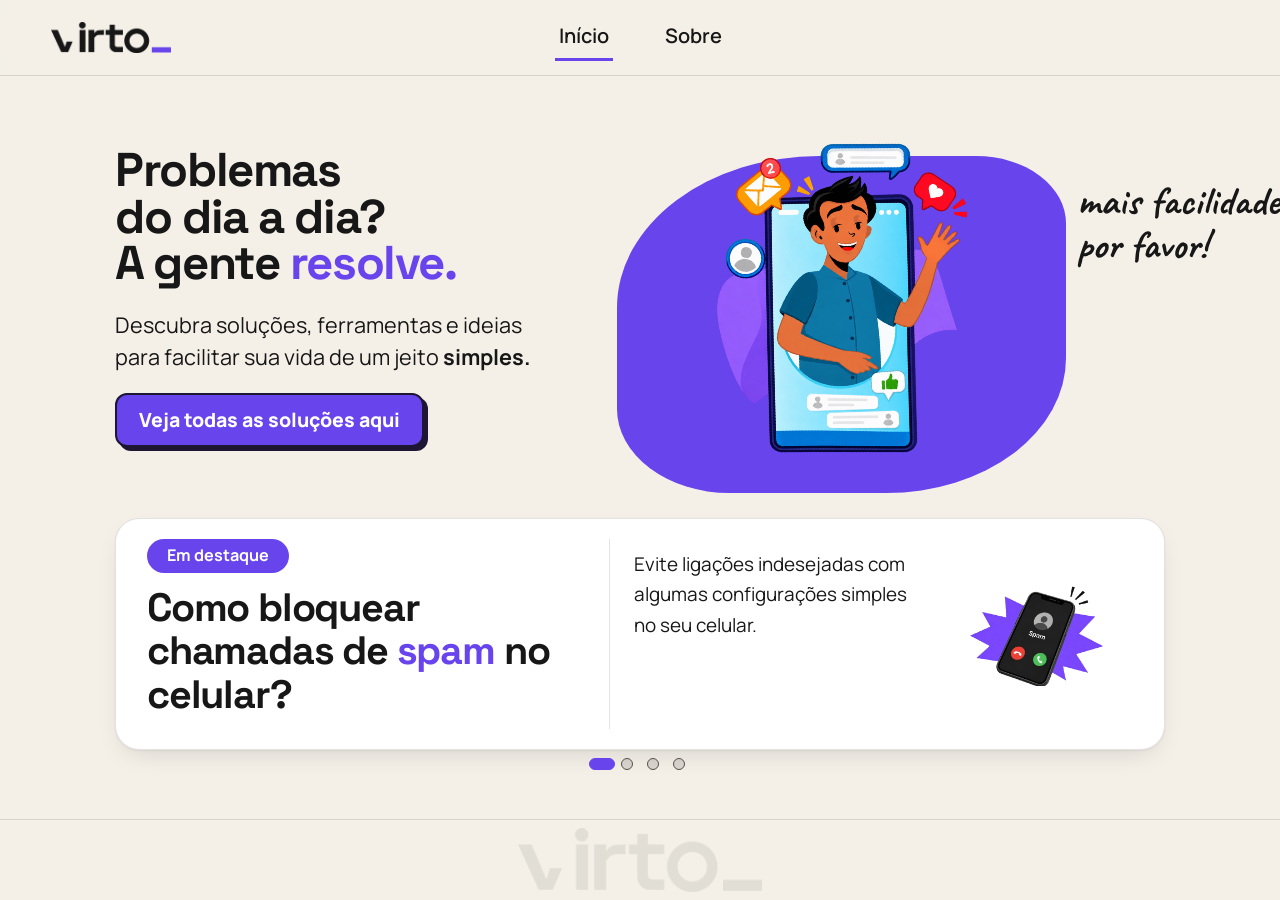
<file: Virto-e79b8183927378ea349231a5756c42de19c6c0fa/index.html>
<!DOCTYPE html>
<html lang="pt-BR">

<head>
  <meta charset="UTF-8">
  <meta name="viewport" content="width=device-width, initial-scale=1">
  <meta name="description" content="Soluções, ferramentas e ideias para facilitar o seu dia a dia de um jeito simples.">
  <title>Virto — Soluções para o dia a dia</title>
  <link rel="preconnect" href="https://fonts.googleapis.com">
  <link rel="preconnect" href="https://fonts.gstatic.com" crossorigin>
  <link
    href="https://fonts.googleapis.com/css2?family=Caveat:wght@600&family=Manrope:wght@400;500;600;700;800&family=Space+Grotesk:wght@500;700&display=swap"
    rel="stylesheet">
  <link rel="stylesheet" href="basestyle.css">
  <link rel="stylesheet" href="style.css">
  <link rel="stylesheet" href="lanterna.css">
  <link rel="icon" href="imagens/icon.png" type="image/png">
</head>
<body>

  <header class="topo">
    <a class="logo-link" href="index.html" aria-label="Virto — Início"><img class="logo" src="imagens/logo-virto.png"
        alt="Virto"></a>
    <nav aria-label="Navegação principal">
      <a href="index.html" class="ativo" aria-current="page">Início</a>
      <a href="sobre.html">Sobre</a>
    </nav>
  </header>

  <main>
    <section class="hero" id="inicio">
      <div class="hero-texto">
        <h1>Problemas<br>do dia a dia?<br>A gente <em>resolve.</em></h1>
        <p>Descubra soluções, ferramentas e ideias<br>para facilitar sua vida de um jeito <strong>simples.</strong></p>

        <!-- Botão substituindo o antigo input de busca -->
        <a href="solucoes.html" class="botao-todas-solucoes">
          <span>Veja todas as soluções aqui</span>
          
        </a>
      </div>

      <div class="hero-arte">
        <div class="mancha"></div>
        <img class="computador" src="imagens/imagem inicial.png" alt="Jovem acenando em uma tela de celular">
        <p class="nota">mais facilidade<br>por favor!</p>
      </div>
    </section>

    <section class="destaque-area" id="explorar" aria-label="Soluções em destaque">
      <div class="carrossel" role="group" aria-roledescription="carrossel">
        <a class="destaque slide ativo" href="spam.html">
          <div class="destaque-texto">
            <span class="etiqueta">Em destaque</span>
            <h2>Como bloquear chamadas de <em>spam</em> no celular?</h2>
          </div>
          <p class="destaque-desc">Evite ligações indesejadas com algumas configurações simples no seu celular.</p>
          <img class="celular" src="imagens/virtus-spam-call-removebg-preview.png" alt="Celular recebendo uma chamada de spam">
        </a>
        <a class="destaque slide" href="ioregulator.html">
          <div class="destaque-texto">
            <span class="etiqueta">Em destaque</span>
            <h2>Como organizar as <em>saídas</em> e retornos dos alunos?</h2>
          </div>
          <p class="destaque-desc">Conheça o I/O Regulator, protótipo para reduzir interrupções e manter o foco na aula.</p>
          <img class="celular" src="imagens/io-regulator-conceito.jpg" alt="Conceito do dispositivo I/O Regulator">
        </a>
        <a class="destaque slide" href="geminilm.html">
          <div class="destaque-texto">
            <span class="etiqueta">Em destaque</span>
            <h2>Como organizar os <em>estudos</em> com IA, de graça?</h2>
          </div>
          <p class="destaque-desc">Junte seu material, peça um plano e estude com foco usando só ferramentas gratuitas.</p>
          <img class="celular" src="imagens/icon-geminilm.webp" alt="GEMINILM, estudos organizados">
        </a>
        <a class="destaque slide" href="Memoriar_/login.html">
          <div class="destaque-texto">
            <span class="etiqueta">Em destaque</span>
            <h2>Como organizar a gestão de uma <em>funerária</em>?</h2>
          </div>
          <p class="destaque-desc">Conheça o Memoriar, sistema onde as memórias são vivas.</p>
          <img class="celular" src="Memoriar_/Imagens/logo.png" alt="Logotipo do Memoriar">
        </a>
      </div>
      <div class="carrossel-bolinhas" role="group" aria-label="Escolher destaque">
        <button type="button" class="bolinha ativa" aria-label="Mostrar: Bloquear chamadas de spam" aria-current="true"></button>
        <button type="button" class="bolinha" aria-label="Mostrar: Organizar saídas e retornos dos alunos" aria-current="false"></button>
        <button type="button" class="bolinha" aria-label="Mostrar: Organizar os estudos com IA" aria-current="false"></button>
        <button type="button" class="bolinha" aria-label="Mostrar: Gestão de uma funerária" aria-current="false"></button>
      </div>
    </section>
  </main>

  <footer class="rodape rodape-lanterna">
    <p class="so-leitor">Feito para transformar pequenas dificuldades em grandes facilidades.</p>
    <div class="logo-lanterna" data-fontes="imagens/logo-virto.png">
      <img src="imagens/logo-virto.png" alt="Virto" class="logo-escura">
      <div class="luz" aria-hidden="true">
        <img src="imagens/logo-virto.png" alt="" class="logo-clara">
      </div>
    </div>
  </footer>

  <script src="carrossel.js"></script>
  <script src="lanterna.js"></script>
</body>

</html>
</file>
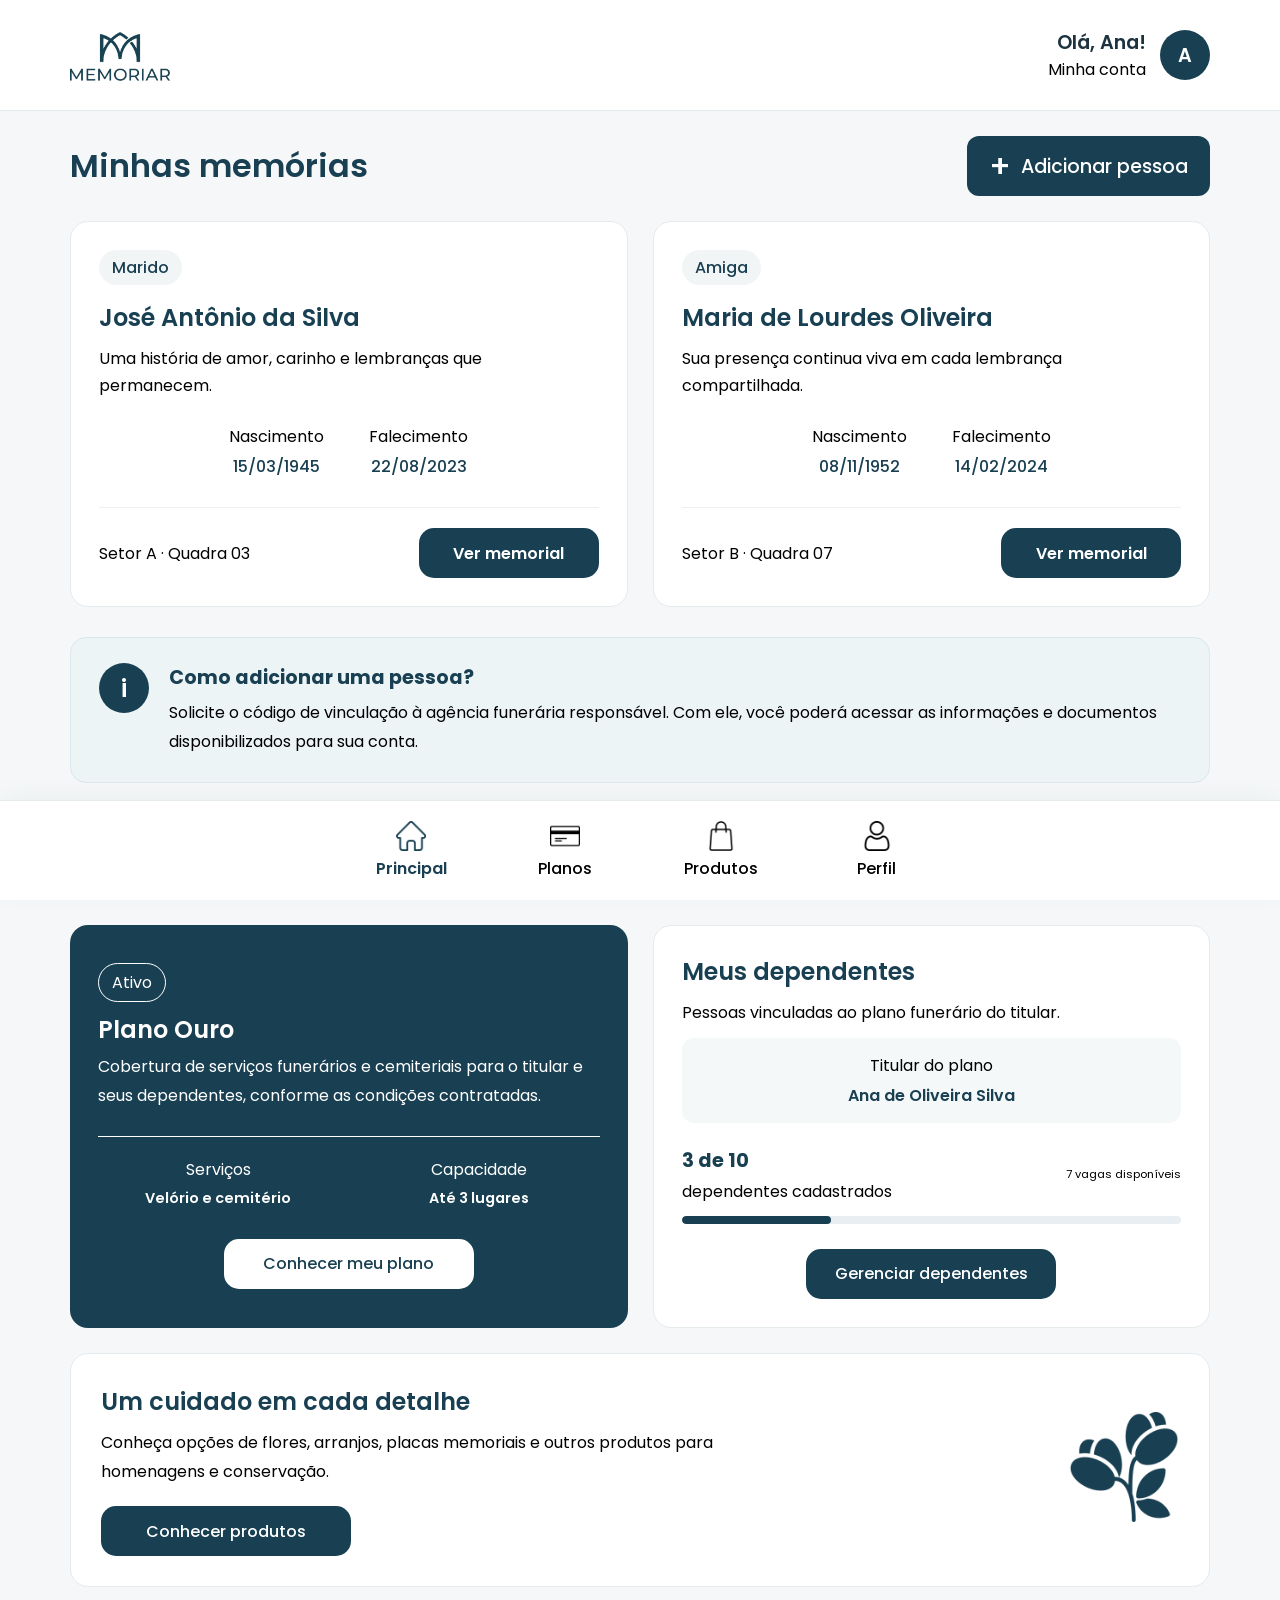
<file: Virto-e79b8183927378ea349231a5756c42de19c6c0fa/Memoriar_/index.html>
<!DOCTYPE html>
<html lang="pt-BR">
<head>
  <meta charset="UTF-8">
  <meta name="viewport" content="width=device-width, initial-scale=1.0">
  <title>Memoriar | Início</title>
  <link rel="preconnect" href="https://fonts.googleapis.com">
  <link rel="preconnect" href="https://fonts.gstatic.com" crossorigin>
  <link href="https://fonts.googleapis.com/css2?family=Poppins:wght@300;400;500;600;700&display=swap" rel="stylesheet">
  <link rel="stylesheet" href="style.css">
  <link rel="shortcut icon" href="Imagens/logo.png" type="image/x-icon">
</head>

<body class="pagina-inicio">

  <!-- CABEÇALHO -->
  <header class="cabecalho">
    <div class="cabecalho-conteudo">
      <a href="index.html" class="logo-inicio">
        <img src="Imagens/logotipo.png" alt="Logo Memoriar">
      </a>

      <div class="usuario">
        <div class="usuario-texto">
          <strong>Olá, Ana!</strong>
          <span>Minha conta</span>
        </div>
        <div class="usuario-avatar">A</div>
      </div>
    </div>
  </header>

  <!-- CONTEÚDO PRINCIPAL -->
  <main class="conteudo-inicio">

    <!-- SEÇÃO DE FAMILIARES -->
    <section class="secao-familiares">
      <div class="titulo-secao">
        <div>
          <h2>Minhas memórias</h2>
        </div>

        <button class="botao-adicionar" id="abrirModal">
          <span class="icone-mais">+</span>
          Adicionar pessoa
        </button>
      </div>

      <!-- CARDS DOS CADASTRADOS -->
      <div class="lista-familiares">

        <!-- FAMILIAR 1 -->
        <article class="card-familiar">
          <div class="card-topo">
            <span class="etiqueta-vinculo">
              Marido
            </span>
          </div>

          <div class="card-informacoes">
            <h3>José Antônio da Silva</h3>
            <p class="card-descricao">
              Uma história de amor, carinho e
              lembranças que permanecem.
            </p>

            <div class="card-datas">
              <div class="data-item">
                <span>Nascimento</span>
                <strong>15/03/1945</strong>
              </div>

              <div class="data-item">
                <span>Falecimento</span>
                <strong>22/08/2023</strong>
              </div>
            </div>
          </div>

          <div class="card-rodape">
            <span class="localizacao">
              Setor A · Quadra 03
            </span>
            <a href="perfil1.html" class="botao-perfil">
              Ver memorial
            </a>
          </div>
        </article>

        <!-- FAMILIAR 2 -->
        <article class="card-familiar">
          <div class="card-topo">
            <span class="etiqueta-vinculo">
              Amiga
            </span>
          </div>

          <div class="card-informacoes">
            <h3>Maria de Lourdes Oliveira</h3>
            <p class="card-descricao">
              Sua presença continua viva em cada
              lembrança compartilhada.
            </p>

            <div class="card-datas">
              <div class="data-item">
                <span>Nascimento</span>
                <strong>08/11/1952</strong>
              </div>

              <div class="data-item">
                <span>Falecimento</span>
                <strong>14/02/2024</strong>
              </div>
            </div>
          </div>

          <div class="card-rodape">
            <span class="localizacao">
              Setor B · Quadra 07
            </span>
            <a href="perfil2.html" class="botao-perfil">
              Ver memorial
            </a>
          </div>
        </article>

      </div>
    </section>

    <!-- INFORMAÇÕES -->
    <section class="informacao-acesso">
      <div class="informacao-icone">i</div>
      <div>
        <h3>Como adicionar uma pessoa?</h3>
        <p>
          Solicite o código de vinculação à agência
          funerária responsável. Com ele, você poderá
          acessar as informações e documentos
          disponibilizados para sua conta.
        </p>
      </div>
    </section>

    <section class="home-servicos">
      <div class="home-titulo-secao">
        <div>
          <h2>Meu plano</h2>
          <p>
            Consulte seu plano e os beneficiários
            vinculados à sua conta.
          </p>
        </div>
      </div>

      <div class="home-grid-servicos">
        <!-- RESUMO DO PLANO -->
        <article class="home-card-plano">
          <div class="home-plano-topo">
            <span class="home-plano-status">
              Ativo
            </span>
          </div>

          <h3>Plano Ouro</h3>

          <p class="home-plano-descricao">
            Cobertura de serviços funerários e
            cemiteriais para o titular e seus
            dependentes, conforme as condições
            contratadas.
          </p>

          <div class="home-plano-detalhes">
            <div>
              <span>Serviços</span>
              <strong>Velório e cemitério</strong>
            </div>

            <div>
              <span>Capacidade</span>
              <strong>Até 3 lugares</strong>
            </div>

          </div>
          <center>
            <button
            class="home-link-plano"
          ><a href="planos.html">Conhecer meu plano</a>
          </button>
          
          </center>
        </article>

        <!-- DEPENDENTES -->
        <article class="home-card-dependentes">

          <div class="home-dependentes-topo">
            <div>
              <h3>Meus dependentes</h3>
            </div>
          </div>

          <p class="home-dependentes-descricao">
            Pessoas vinculadas ao plano funerário
            do titular.
          </p>

          <div class="home-titular">
            <span>Titular do plano</span>
            <strong>Ana de Oliveira Silva</strong>
          </div>

          <div class="home-contador">
            <div>
              <strong>3 de 10</strong>
              <span>dependentes cadastrados</span>
            </div>

            <span class="home-contador-limite">
              7 vagas disponíveis
            </span>
          </div>

          <div class="home-progresso">
            <div class="home-progresso-preenchido"></div>
          </div>

          <center>
            <a href="perfil.html#dependentes"
            class="home-botao-dependentes"
          >
            Gerenciar dependentes
          </a>
          </center>

        </article>

      </div>

    </section>


    <!-- ====================================
         NOVO: PRODUTOS E SERVIÇOS
    ===================================== -->
    <section class="home-produtos">

      <div class="home-produtos-conteudo">


        <h2>Um cuidado em cada detalhe</h2>

        <p>
          Conheça opções de flores, arranjos,
          placas memoriais e outros produtos
          para homenagens e conservação.
        </p>

        <a href="produtos.html"
          class="home-botao-produtos"
          type="button"
          data-futuro="Produtos"
        >
          Conhecer produtos
        </a>
      </div>

      <div class="home-produtos-decoracao" aria-hidden="true">
        <img src="Imagens/flores.png" alt="">
      </div>

    </section>

  </main>



  <!-- ====================================
       NOVO: MENU INFERIOR
  ===================================== -->
  <nav class="home-menu-inferior" aria-label="Menu principal">

    <div class="home-menu-conteudo">

      <a
        href="index.html"
        class="home-menu-item ativo"
        aria-current="page"
      >
        <img src="Imagens/homeazul.png" alt="">
        <span>Principal</span>
      </a>
      <a href="planos.html"
        class="home-menu-item"
      >
        <img src="Imagens/cartaopreto.png" alt="">
        <span>Planos</span>
      </a>
      <a href="produtos.html"
        type="button"
        class="home-menu-item"
      >
        <img src="Imagens/sacolapreta.png" alt="">
        <span>Produtos</span>
      </a>
      

      <a
      href="perfil.html"
        class="home-menu-item"
      >
        <img src="Imagens/usuariopreto.png" alt="">
        <span>Perfil</span>
    </a>

    </div>

  </nav>


  <!-- MODAL ORIGINAL PARA ADICIONAR PESSOA -->
  <div class="modal-overlay" id="modalAdicionar">

    <div class="modal-conteudo">

      <button class="fechar-modal" id="fecharModal" aria-label="Fechar">
        &times;
      </button>

      <h2>Adicionar uma memória</h2>

      <p>
        Digite abaixo o código de vinculação
        fornecido pela agência funerária de seu ente querido.
      </p>

      <form id="formCodigo">

        <label for="codigo">Código de vinculação</label>

        <input
          type="text"
          id="codigo"
          placeholder="Ex.: MEM-2026-046"
          autocomplete="off"
          required
        >

        <button type="submit" class="botao-confirmar">
          Vincular pessoa
        </button>

      </form>

      <span class="modal-ajuda">
        Não possui um código? Entre em contato
        com sua agência funerária.
      </span>

    </div>

  </div>


  <!-- ====================================
       NOVO: AVISO DE PÁGINA FUTURA
  ===================================== -->
  <div class="home-aviso-overlay" id="avisoFuturo"
       aria-hidden="true">

    <div class="home-aviso-caixa"
         role="dialog"
         aria-modal="true"
         aria-labelledby="homeAvisoTitulo">

      <button
        class="home-aviso-fechar"
        id="fecharAviso"
        aria-label="Fechar"
        type="button"
      >
        &times;
      </button>

      <div class="home-aviso-icone">✦</div>

      <h2 id="homeAvisoTitulo">
        Em desenvolvimento
      </h2>

      <p id="homeAvisoDescricao">
        Em breve, esta funcionalidade estará
        disponível no Memoriar.
      </p>

      <button
        class="home-aviso-botao"
        id="entendiAviso"
        type="button"
      >
        Entendi
      </button>

    </div>

  </div>


  <!-- JAVASCRIPT ORIGINAL DO MODAL -->
  <script>

    const modal = document.getElementById("modalAdicionar");
    const abrirModal = document.getElementById("abrirModal");
    const fecharModal = document.getElementById("fecharModal");
    const formCodigo = document.getElementById("formCodigo");
    const campoCodigo = document.getElementById("codigo");

    function abrirJanela() {
      modal.classList.add("ativo");
      campoCodigo.focus();
    }

    function fecharJanela() {
      modal.classList.remove("ativo");
      formCodigo.reset();
    }

    abrirModal.addEventListener("click", abrirJanela);

    fecharModal.addEventListener("click", fecharJanela);

    modal.addEventListener("click", function(evento) {
      if (evento.target === modal) {
        fecharJanela();
      }
    });

    document.addEventListener("keydown", function(evento) {
      if (evento.key === "Escape") {
        fecharJanela();
      }
    });

    formCodigo.addEventListener("submit", function(evento) {
      evento.preventDefault();

      const codigo = campoCodigo.value.trim();

      if (codigo !== "") {
        alert(
          "Código informado: " + codigo +
          "\n\nA validação será implementada futuramente."
        );
        fecharJanela();
      }
    });

  </script>


  <!-- NOVO JAVASCRIPT: NAVEGAÇÃO FUTURA -->
  <script>

    const avisoFuturo =
      document.getElementById("avisoFuturo");

    const avisoTitulo =
      document.getElementById("homeAvisoTitulo");

    const avisoDescricao =
      document.getElementById("homeAvisoDescricao");

    const fecharAviso =
      document.getElementById("fecharAviso");

    const entendiAviso =
      document.getElementById("entendiAviso");

    const botoesFuturos =
      document.querySelectorAll("[data-futuro]");

    let ultimoBotao = null;

    function abrirAviso(nome, botao) {
      ultimoBotao = botao;

      avisoTitulo.textContent = nome;

      avisoDescricao.textContent =
        "A área de " + nome.toLowerCase() +
        " está em desenvolvimento. Em breve, " +
        "você poderá acessar essa funcionalidade.";

      avisoFuturo.classList.add("ativo");
      avisoFuturo.setAttribute("aria-hidden", "false");

      fecharAviso.focus();
    }

    function fecharJanelaAviso() {
      avisoFuturo.classList.remove("ativo");
      avisoFuturo.setAttribute("aria-hidden", "true");

      if (ultimoBotao) {
        ultimoBotao.focus();
      }
    }

    botoesFuturos.forEach(function(botao) {
      botao.addEventListener("click", function() {
        abrirAviso(botao.dataset.futuro, botao);
      });
    });

    fecharAviso.addEventListener(
      "click",
      fecharJanelaAviso
    );

    entendiAviso.addEventListener(
      "click",
      fecharJanelaAviso
    );

    avisoFuturo.addEventListener("click", function(evento) {
      if (evento.target === avisoFuturo) {
        fecharJanelaAviso();
      }
    });

    document.addEventListener("keydown", function(evento) {
      if (
        evento.key === "Escape" &&
        avisoFuturo.classList.contains("ativo")
      ) {
        fecharJanelaAviso();
      }

      if (
        evento.key === "Tab" &&
        avisoFuturo.classList.contains("ativo")
      ) {
        const controles = [fecharAviso, entendiAviso];
        const atual = controles.indexOf(document.activeElement);

        if (evento.shiftKey && atual === 0) {
          evento.preventDefault();
          entendiAviso.focus();
        } else if (!evento.shiftKey && atual === 1) {
          evento.preventDefault();
          fecharAviso.focus();
        }
      }
    });

  </script>

</body>
</html>
</file>
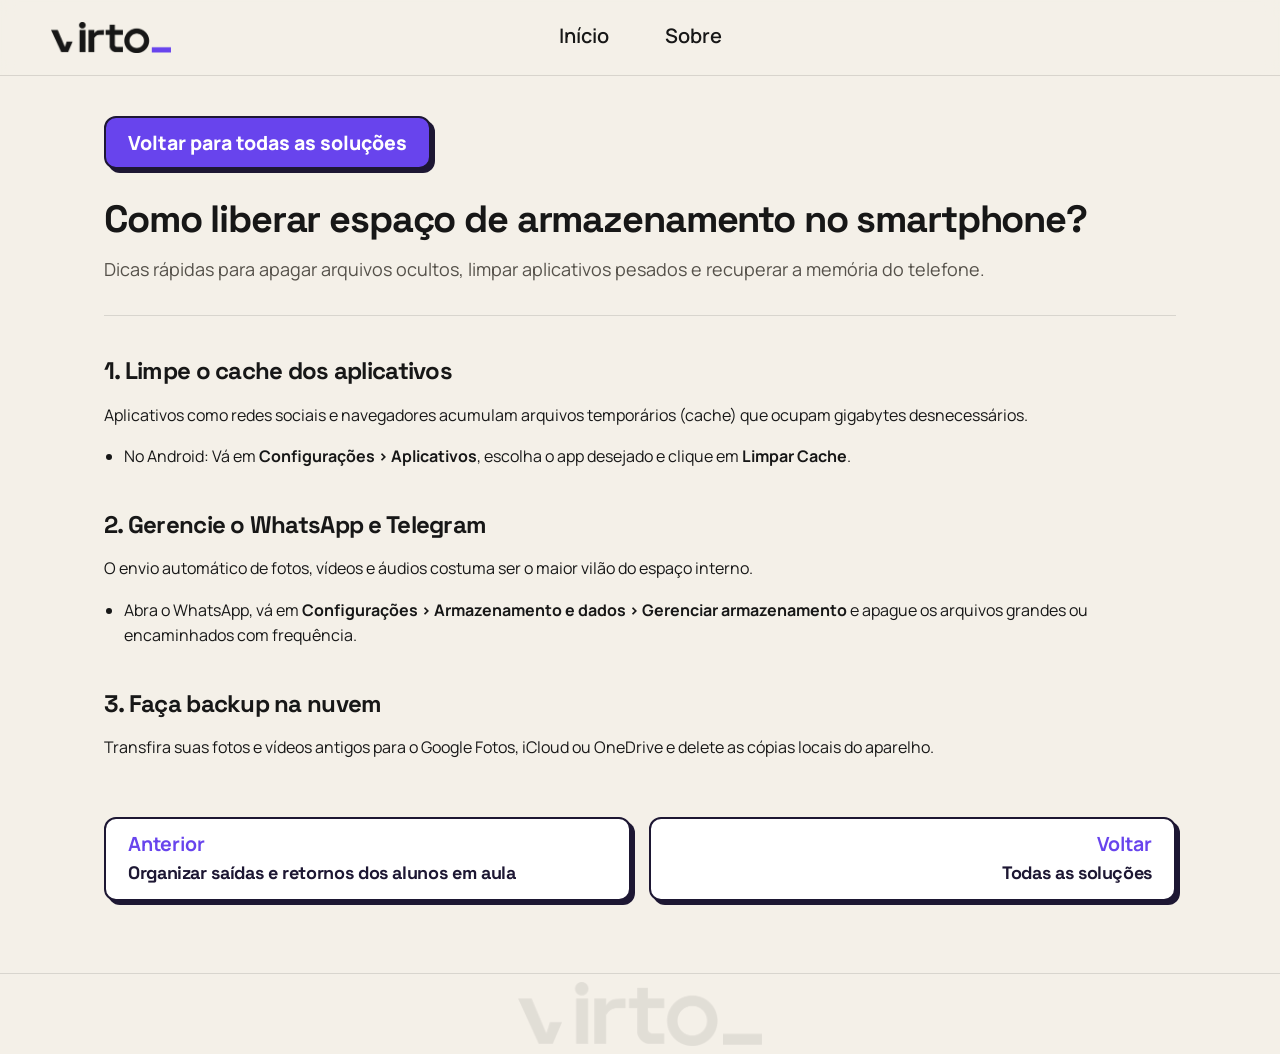
<file: Virto-e79b8183927378ea349231a5756c42de19c6c0fa/espaco.html>
<!DOCTYPE html>
<html lang="pt-BR">

<head>
  <meta charset="UTF-8">
  <meta name="viewport" content="width=device-width, initial-scale=1">
  <title>Virto — Como liberar espaço no celular</title>
  <link rel="preconnect" href="https://fonts.googleapis.com">
  <link rel="preconnect" href="https://fonts.gstatic.com" crossorigin>
  <link
    href="https://fonts.googleapis.com/css2?family=Caveat:wght@600&family=Manrope:wght@400;500;600;700;800&family=Space+Grotesk:wght@500;700&display=swap"
    rel="stylesheet">
  <link rel="stylesheet" href="basestyle.css">
  <link rel="stylesheet" href="espaco.css">
  <link rel="stylesheet" href="lanterna.css">
  <link rel="icon" href="imagens/icon.png" type="image/png">
</head>

<body>

  <header class="topo">
    <a class="logo-link" href="index.html" aria-label="Virto — Início"><img class="logo" src="imagens/logo-virto.png"
        alt="Virto"></a>
    <nav aria-label="Navegação principal">
      <a href="index.html">Início</a>
      <a href="sobre.html">Sobre</a>
    </nav>
  </header>

  <main class="container-solucoes">
    <article class="detalhe-artigo">
      <a href="solucoes.html" class="voltar">Voltar para todas as soluções</a>

      <h1>Como liberar espaço de armazenamento no smartphone?</h1>
      <p class="subtitulo-artigo">Dicas rápidas para apagar arquivos ocultos, limpar aplicativos pesados e recuperar a
        memória do telefone.</p>

      <hr class="divisor">

      <h2>1. Limpe o cache dos aplicativos</h2>
      <p>Aplicativos como redes sociais e navegadores acumulam arquivos temporários (cache) que ocupam gigabytes
        desnecessários.</p>
      <ul>
        <li>No Android: Vá em <strong>Configurações > Aplicativos</strong>, escolha o app desejado e clique em
          <strong>Limpar Cache</strong>.
        </li>
      </ul>

      <h2>2. Gerencie o WhatsApp e Telegram</h2>
      <p>O envio automático de fotos, vídeos e áudios costuma ser o maior vilão do espaço interno.</p>
      <ul>
        <li>Abra o WhatsApp, vá em <strong>Configurações > Armazenamento e dados > Gerenciar armazenamento</strong> e
          apague os arquivos grandes ou encaminhados com frequência.</li>
      </ul>

      <h2>3. Faça backup na nuvem</h2>
      <p>Transfira suas fotos e vídeos antigos para o Google Fotos, iCloud ou OneDrive e delete as cópias locais do
        aparelho.</p>
      <nav class="nav-artigo" aria-label="Navegação entre soluções">
        <a class="botao-nav anterior" href="ioregulator.html"><small>Anterior</small><strong>Organizar saídas e retornos
            dos alunos em aula</strong></a>
        <a class="botao-nav proximo" href="solucoes.html"><small>Voltar</small><strong>Todas as soluções</strong></a>
      </nav>
    </article>
  </main>

  <footer class="rodape rodape-lanterna">
    <p class="so-leitor">Feito para transformar pequenas dificuldades em grandes facilidades.</p>
    <div class="logo-lanterna" data-fontes="imagens/logo-virto.png">
      <img src="imagens/logo-virto.png" alt="Virto" class="logo-escura">
      <div class="luz" aria-hidden="true">
        <img src="imagens/logo-virto.png" alt="" class="logo-clara">
      </div>
    </div>
  </footer>
  <script src="lanterna.js"></script>
</body>

</html>
</file>
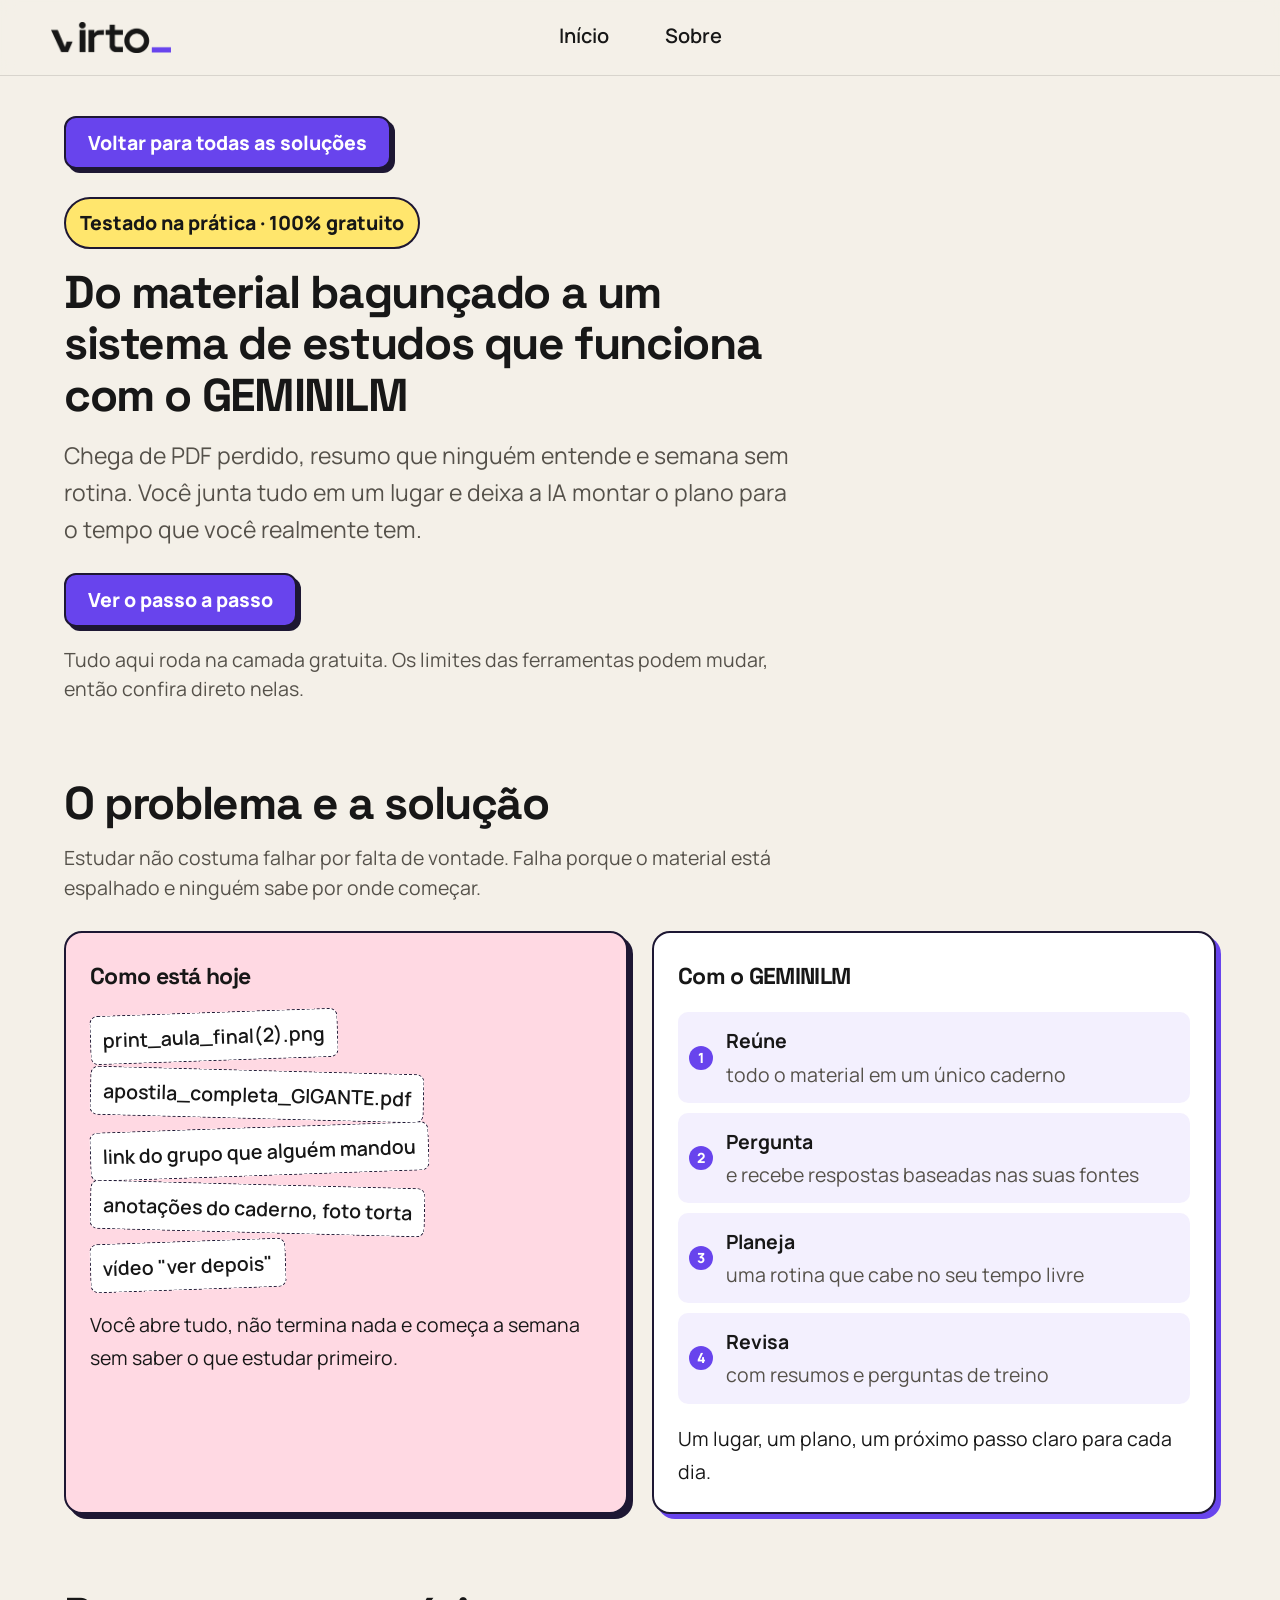
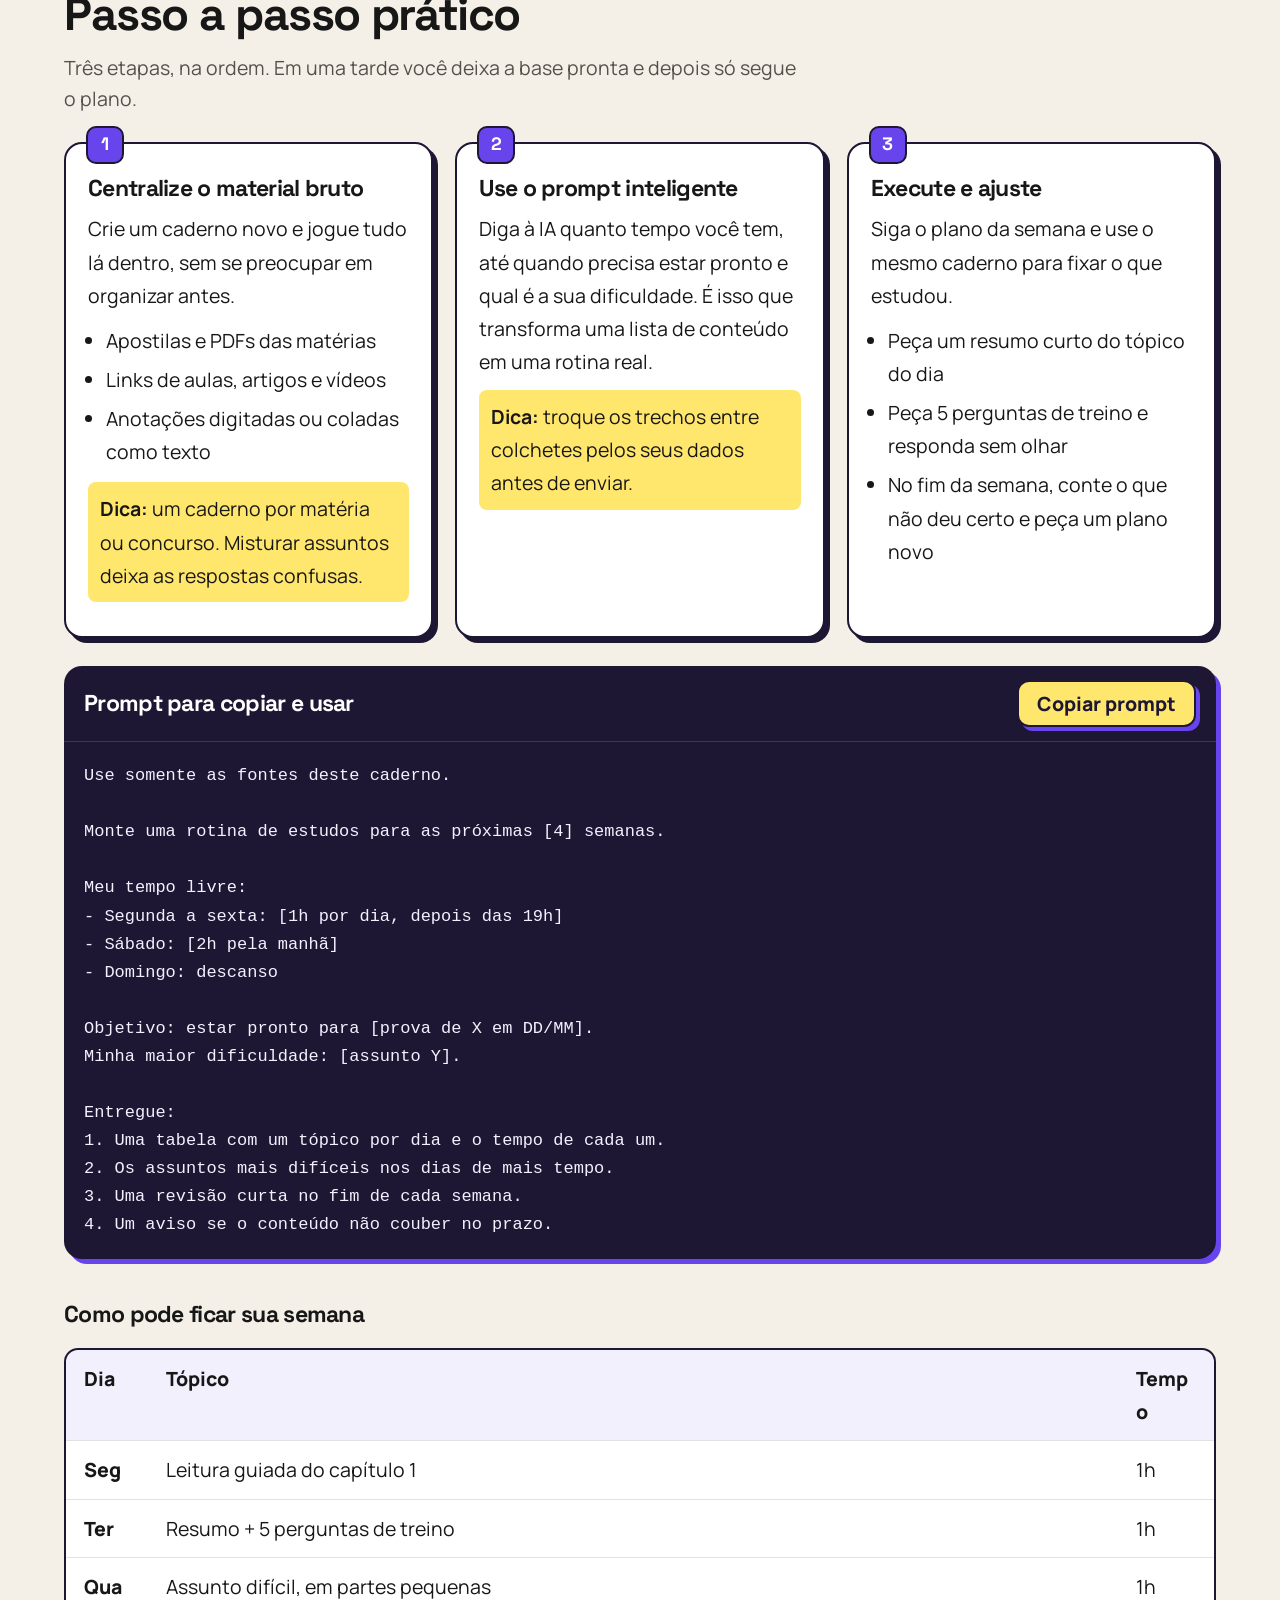
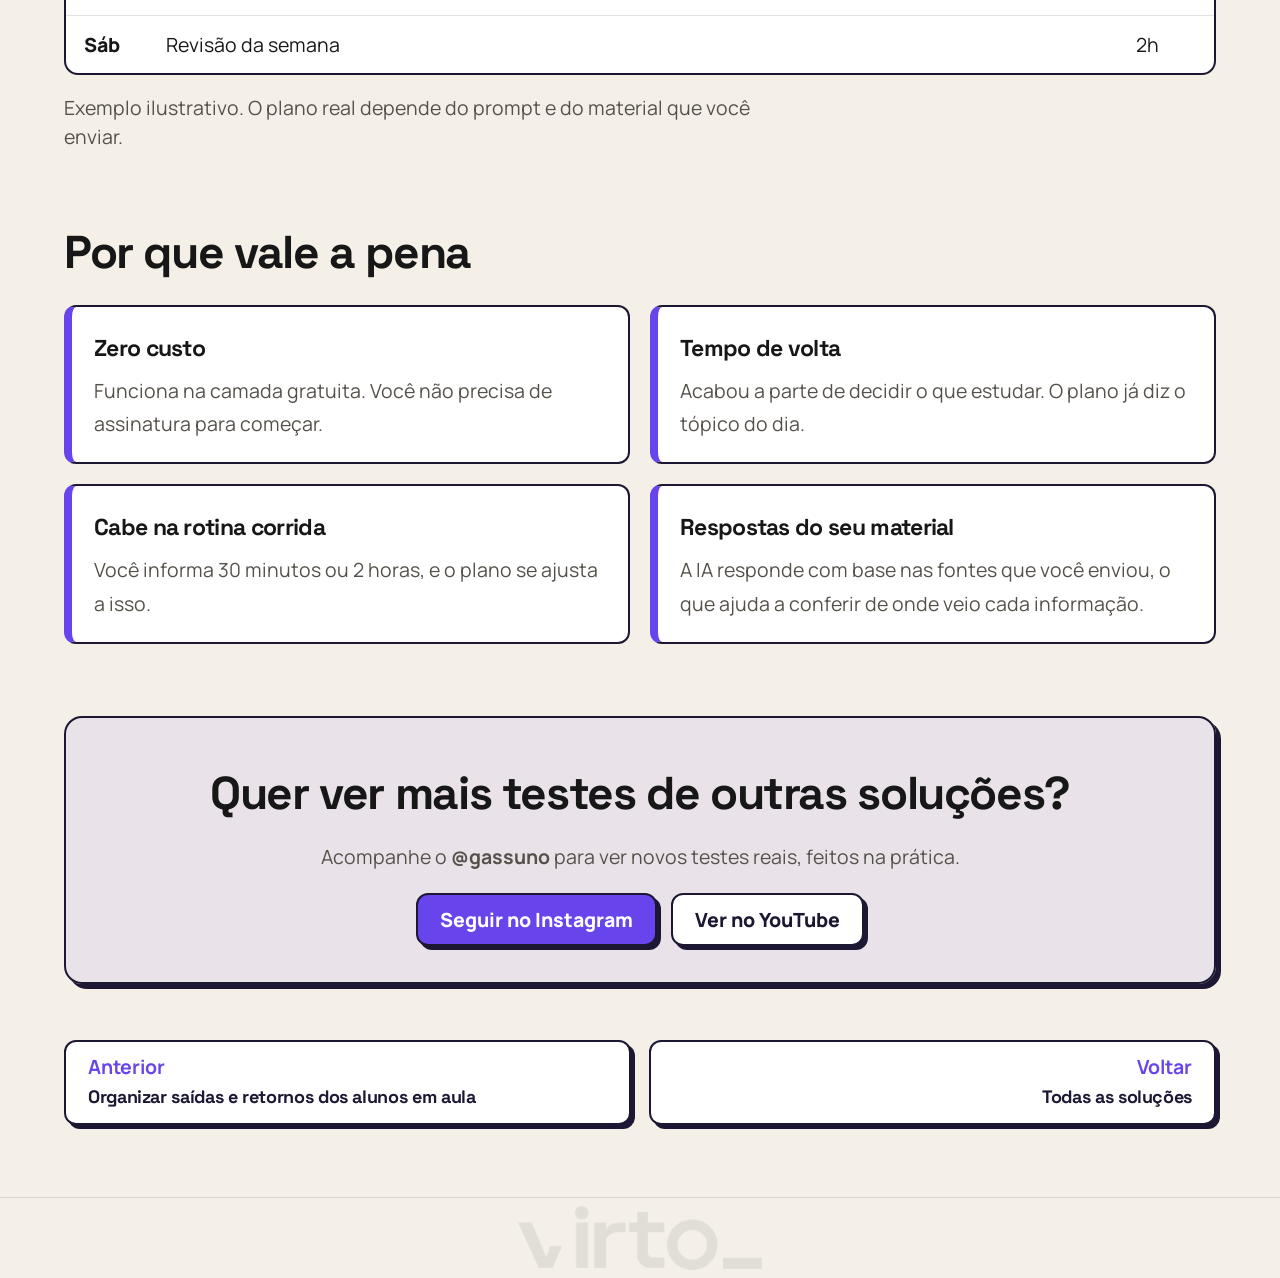
<file: Virto-e79b8183927378ea349231a5756c42de19c6c0fa/geminilm.html>
<!DOCTYPE html>
<html lang="pt-BR">

<head>
  <meta charset="UTF-8">
  <meta name="viewport" content="width=device-width, initial-scale=1, viewport-fit=cover">
  <meta name="description" content="Método testado e gratuito: transforme material bagunçado em um sistema de estudos com o GEMINILM.">
  <title>Virto — Estudos organizados com o GEMINILM</title>
  <link rel="preconnect" href="https://fonts.googleapis.com">
  <link rel="preconnect" href="https://fonts.gstatic.com" crossorigin>
  <link
    href="https://fonts.googleapis.com/css2?family=Caveat:wght@600&family=Manrope:wght@400;500;600;700;800&family=Space+Grotesk:wght@500;700&display=swap"
    rel="stylesheet">
  <link rel="stylesheet" href="basestyle.css">
  <link rel="stylesheet" href="geminilm.css">
  <link rel="stylesheet" href="lanterna.css">
  <link rel="icon" href="imagens/icon.png" type="image/png">
</head>

<body>

  <header class="topo">
    <a class="logo-link" href="index.html" aria-label="Virto — Início"><img class="logo" src="imagens/logo-virto.png"
        alt="Virto"></a>
    <nav aria-label="Navegação principal">
      <a href="index.html">Início</a>
      <a href="sobre.html">Sobre</a>
    </nav>
  </header>

  <main class="container-solucoes gl">

    <a href="solucoes.html" class="voltar">Voltar para todas as soluções</a>

    <!-- HERO -->
    <section class="gl-hero">
      <div class="gl-hero-texto">
        <span class="gl-badge">Testado na prática · 100% gratuito</span>
        <h1>Do material bagunçado a um sistema de estudos que funciona com o GEMINILM</h1>
        <p class="gl-sub">Chega de PDF perdido, resumo que ninguém entende e semana sem rotina. Você junta tudo em um
          lugar e deixa a IA montar o plano para o tempo que você realmente tem.</p>
        <div class="gl-cta">
          <a class="gl-btn gl-btn-principal" href="#passos">Ver o passo a passo</a>
        </div>
        <p class="gl-nota">Tudo aqui roda na camada gratuita. Os limites das ferramentas podem mudar, então confira
          direto nelas.</p>
      </div>
    </section>

    <!-- PROBLEMA x SOLUÇÃO -->
    <section class="gl-secao" aria-labelledby="t-comparacao">
      <h2 id="t-comparacao">O problema e a solução</h2>
      <p class="gl-intro">Estudar não costuma falhar por falta de vontade. Falha porque o material está espalhado e
        ninguém sabe por onde começar.</p>

      <div class="gl-comparacao">
        <div class="gl-lado gl-caos">
          <h3>Como está hoje</h3>
          <ul class="gl-bagunca" aria-label="Exemplos de bagunça">
            <li>print_aula_final(2).png</li>
            <li>apostila_completa_GIGANTE.pdf</li>
            <li>link do grupo que alguém mandou</li>
            <li>anotações do caderno, foto torta</li>
            <li>vídeo "ver depois"</li>
          </ul>
          <p>Você abre tudo, não termina nada e começa a semana sem saber o que estudar primeiro.</p>
        </div>

        <div class="gl-lado gl-ordem">
          <h3>Com o GEMINILM</h3>
          <ol class="gl-fluxo" aria-label="Fluxo organizado">
            <li><strong>Reúne</strong><span>todo o material em um único caderno</span></li>
            <li><strong>Pergunta</strong><span>e recebe respostas baseadas nas suas fontes</span></li>
            <li><strong>Planeja</strong><span>uma rotina que cabe no seu tempo livre</span></li>
            <li><strong>Revisa</strong><span>com resumos e perguntas de treino</span></li>
          </ol>
          <p>Um lugar, um plano, um próximo passo claro para cada dia.</p>
        </div>
      </div>
    </section>

    <!-- PASSO A PASSO -->
    <section class="gl-secao" id="passos" aria-labelledby="t-passos">
      <h2 id="t-passos">Passo a passo prático</h2>
      <p class="gl-intro">Três etapas, na ordem. Em uma tarde você deixa a base pronta e depois só segue o plano.</p>

      <div class="gl-passos">
        <article class="gl-card">
          <span class="gl-num" aria-hidden="true">1</span>
          <h3>Centralize o material bruto</h3>
          <p>Crie um caderno novo e jogue tudo lá dentro, sem se preocupar em organizar antes.</p>
          <ul>
            <li>Apostilas e PDFs das matérias</li>
            <li>Links de aulas, artigos e vídeos</li>
            <li>Anotações digitadas ou coladas como texto</li>
          </ul>
          <p class="gl-dica"><strong>Dica:</strong> um caderno por matéria ou concurso. Misturar assuntos deixa as
            respostas confusas.</p>
        </article>

        <article class="gl-card">
          <span class="gl-num" aria-hidden="true">2</span>
          <h3>Use o prompt inteligente</h3>
          <p>Diga à IA quanto tempo você tem, até quando precisa estar pronto e qual é a sua dificuldade. É isso que
            transforma uma lista de conteúdo em uma rotina real.</p>
          <p class="gl-dica"><strong>Dica:</strong> troque os trechos entre colchetes pelos seus dados antes de enviar.
          </p>
        </article>

        <article class="gl-card">
          <span class="gl-num" aria-hidden="true">3</span>
          <h3>Execute e ajuste</h3>
          <p>Siga o plano da semana e use o mesmo caderno para fixar o que estudou.</p>
          <ul>
            <li>Peça um resumo curto do tópico do dia</li>
            <li>Peça 5 perguntas de treino e responda sem olhar</li>
            <li>No fim da semana, conte o que não deu certo e peça um plano novo</li>
          </ul>
        </article>
      </div>

      <!-- Prompt -->
      <div class="gl-prompt" aria-labelledby="t-prompt">
        <div class="gl-prompt-topo">
          <h3 id="t-prompt">Prompt para copiar e usar</h3>
          <button type="button" class="gl-copiar" data-copiar="#texto-prompt">Copiar prompt</button>
        </div>
<pre id="texto-prompt">Use somente as fontes deste caderno.

Monte uma rotina de estudos para as próximas [4] semanas.

Meu tempo livre:
- Segunda a sexta: [1h por dia, depois das 19h]
- Sábado: [2h pela manhã]
- Domingo: descanso

Objetivo: estar pronto para [prova de X em DD/MM].
Minha maior dificuldade: [assunto Y].

Entregue:
1. Uma tabela com um tópico por dia e o tempo de cada um.
2. Os assuntos mais difíceis nos dias de mais tempo.
3. Uma revisão curta no fim de cada semana.
4. Um aviso se o conteúdo não couber no prazo.</pre>
      </div>

      <!-- Exemplo de semana -->
      <div class="gl-semana">
        <h3>Como pode ficar sua semana</h3>
        <div class="gl-tabela" role="table" aria-label="Exemplo de rotina semanal">
          <div class="gl-linha gl-cab" role="row"><span role="columnheader">Dia</span><span
              role="columnheader">Tópico</span><span role="columnheader">Tempo</span></div>
          <div class="gl-linha" role="row"><span role="cell">Seg</span><span role="cell">Leitura guiada do capítulo
              1</span><span role="cell">1h</span></div>
          <div class="gl-linha" role="row"><span role="cell">Ter</span><span role="cell">Resumo + 5 perguntas de
              treino</span><span role="cell">1h</span></div>
          <div class="gl-linha" role="row"><span role="cell">Qua</span><span role="cell">Assunto difícil, em partes
              pequenas</span><span role="cell">1h</span></div>
          <div class="gl-linha" role="row"><span role="cell">Sáb</span><span role="cell">Revisão da semana</span><span
              role="cell">2h</span></div>
        </div>
        <p class="gl-nota">Exemplo ilustrativo. O plano real depende do prompt e do material que você enviar.</p>
      </div>
    </section>

    <!-- VANTAGENS -->
    <section class="gl-secao" aria-labelledby="t-vantagens">
      <h2 id="t-vantagens">Por que vale a pena</h2>
      <div class="gl-vantagens">
        <div class="gl-vant">
          <h3>Zero custo</h3>
          <p>Funciona na camada gratuita. Você não precisa de assinatura para começar.</p>
        </div>
        <div class="gl-vant">
          <h3>Tempo de volta</h3>
          <p>Acabou a parte de decidir o que estudar. O plano já diz o tópico do dia.</p>
        </div>
        <div class="gl-vant">
          <h3>Cabe na rotina corrida</h3>
          <p>Você informa 30 minutos ou 2 horas, e o plano se ajusta a isso.</p>
        </div>
        <div class="gl-vant">
          <h3>Respostas do seu material</h3>
          <p>A IA responde com base nas fontes que você enviou, o que ajuda a conferir de onde veio cada informação.</p>
        </div>
      </div>
    </section>

    <section class="gl-final">
      <h2>Quer ver mais testes de outras soluções?</h2>
      <p>Acompanhe o <span class="gassuno">@gassuno</span> para ver novos testes reais, feitos na prática.</p>
      <div class="gl-cta">
        <a class="gl-btn gl-btn-principal"
          href="https://www.instagram.com/gassuno?utm_source=ig_web_button_share_sheet&amp;vrfl=ZDNlZDc0MzIxNw=="
          target="_blank" rel="noopener">Seguir no Instagram</a>
        <a class="gl-btn gl-btn-sec" href="https://www.youtube.com/@gassuno" target="_blank" rel="noopener">Ver no
          YouTube</a>
      </div>
    </section>

    <nav class="nav-artigo" aria-label="Navegação entre soluções">
      <a class="botao-nav anterior" href="ioregulator.html"><small> Anterior</small><strong>Organizar saídas e retornos
          dos alunos em aula</strong></a>
      <a class="botao-nav proximo" href="solucoes.html"><small>Voltar </small><strong>Todas as soluções</strong></a>
    </nav>
  </main>

  <footer class="rodape rodape-lanterna">
    <p class="so-leitor">Feito para transformar pequenas dificuldades em grandes facilidades.</p>
    <div class="logo-lanterna" data-fontes="imagens/logo-virto.png">
      <img src="imagens/logo-virto.png" alt="Virto" class="logo-escura">
      <div class="luz" aria-hidden="true">
        <img src="imagens/logo-virto.png" alt="" class="logo-clara">
      </div>
    </div>
  </footer>

  <script>
    document.querySelectorAll('[data-copiar]').forEach(function (b) {
      b.addEventListener('click', function () {
        var alvo = document.querySelector(b.dataset.copiar);
        var original = b.textContent;
        function ok() { b.textContent = 'Prompt copiado'; setTimeout(function () { b.textContent = original; }, 2000); }
        if (navigator.clipboard) { navigator.clipboard.writeText(alvo.innerText).then(ok); }
        else {
          var r = document.createRange(); r.selectNodeContents(alvo);
          var s = getSelection(); s.removeAllRanges(); s.addRange(r);
          document.execCommand('copy'); s.removeAllRanges(); ok();
        }
      });
    });
  </script>
  <script src="lanterna.js"></script>
</body>

</html>
</file>
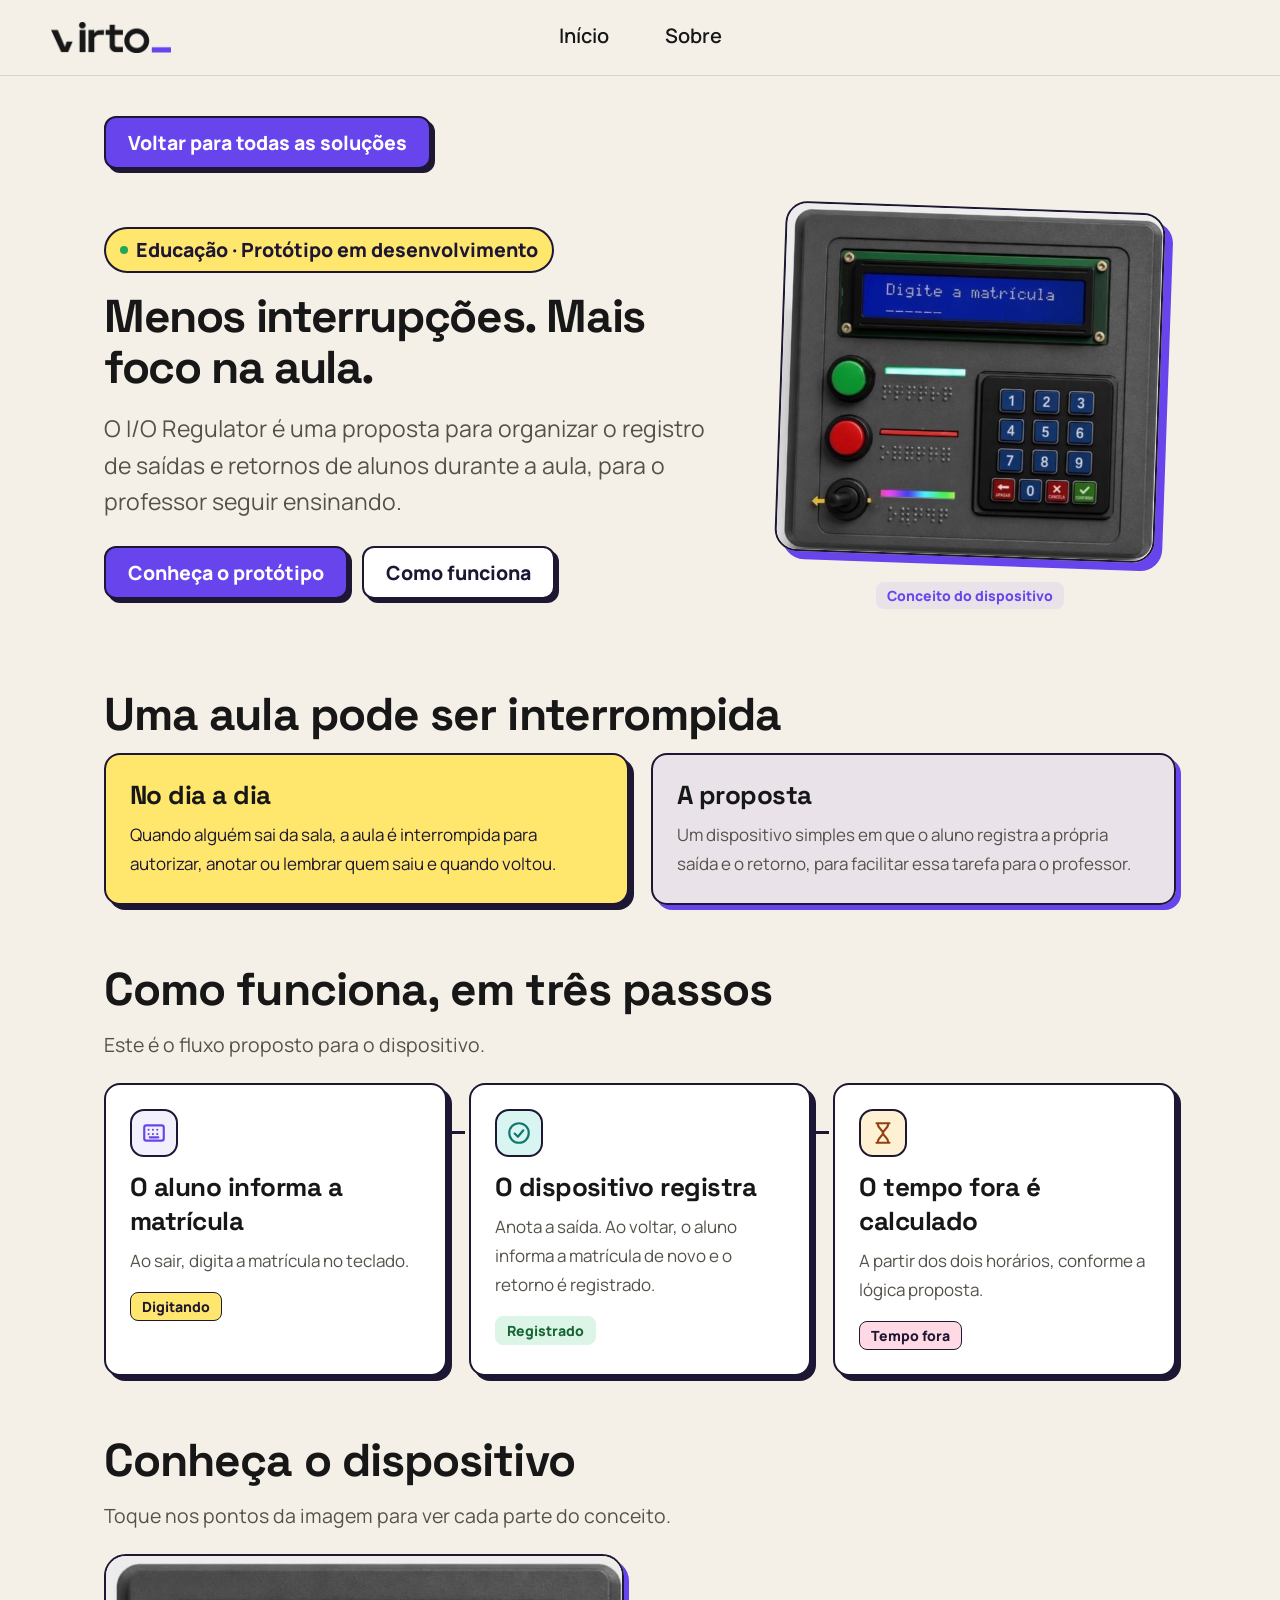
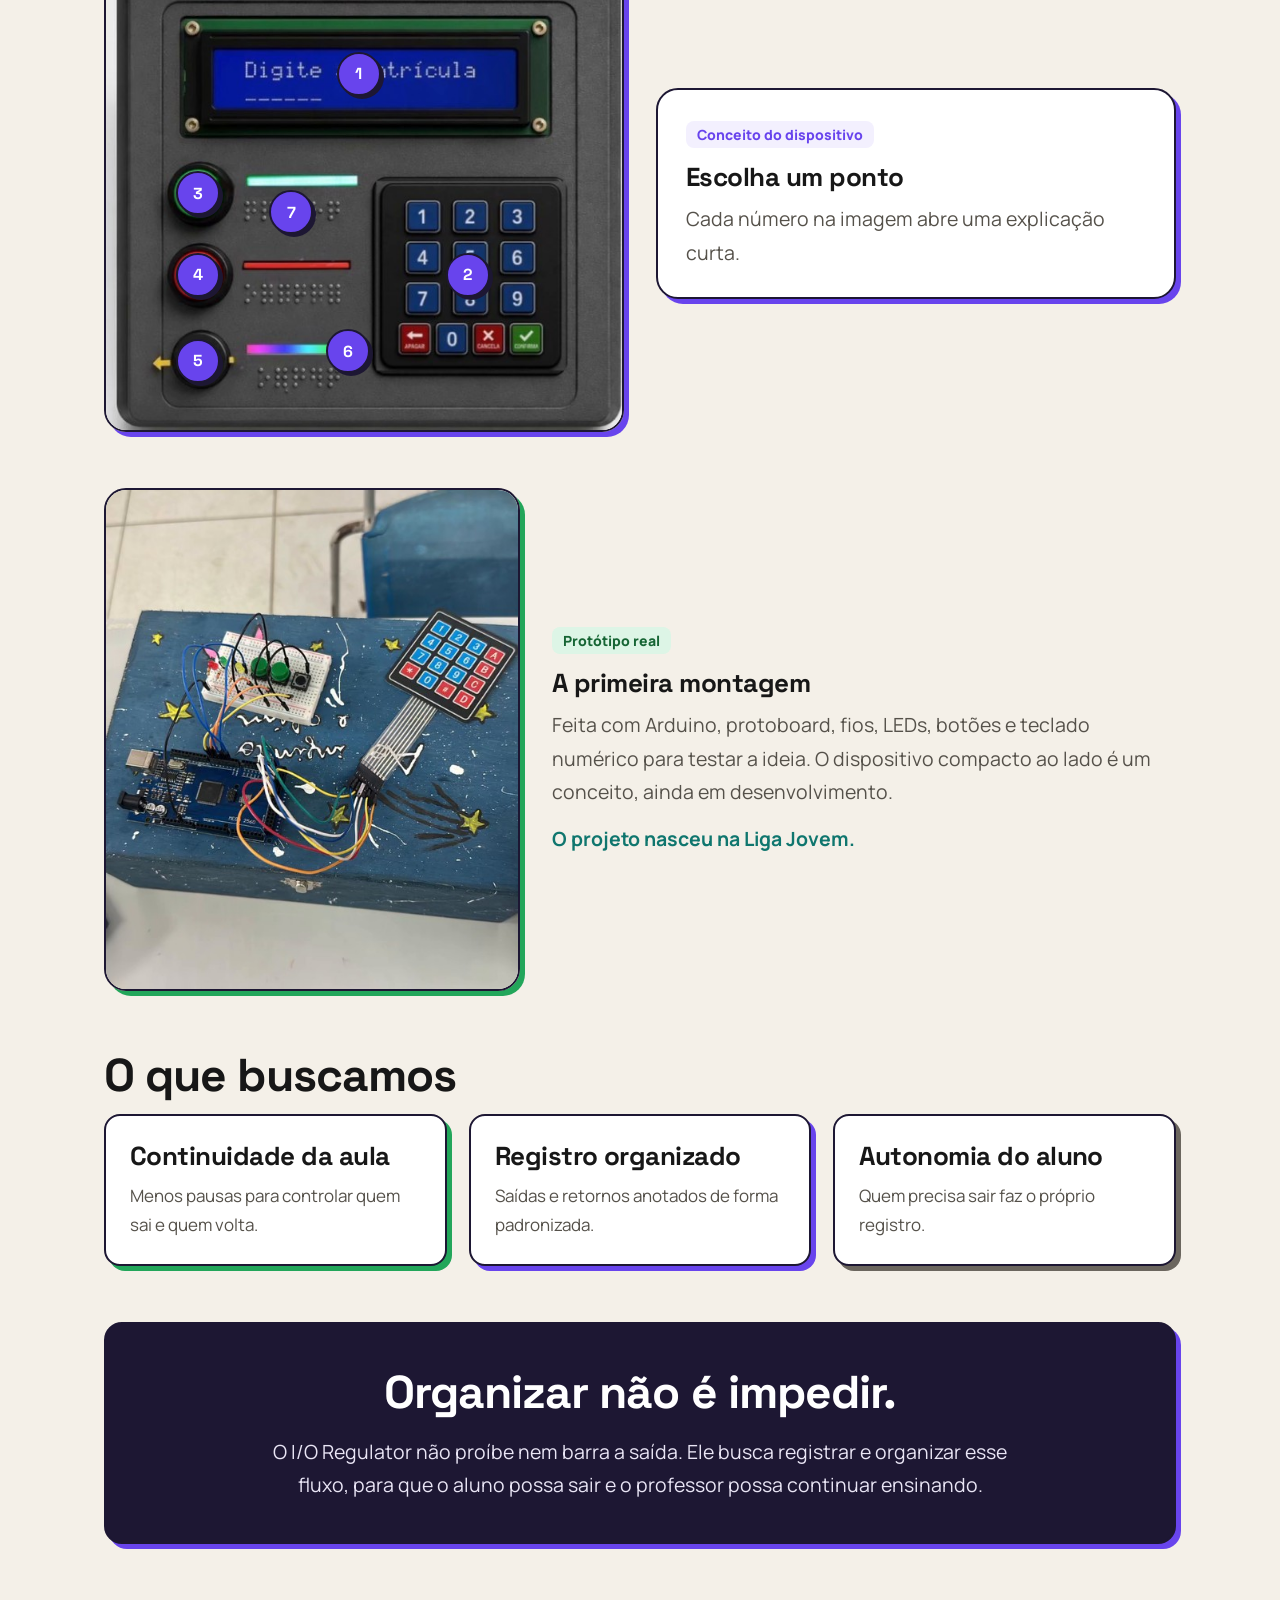
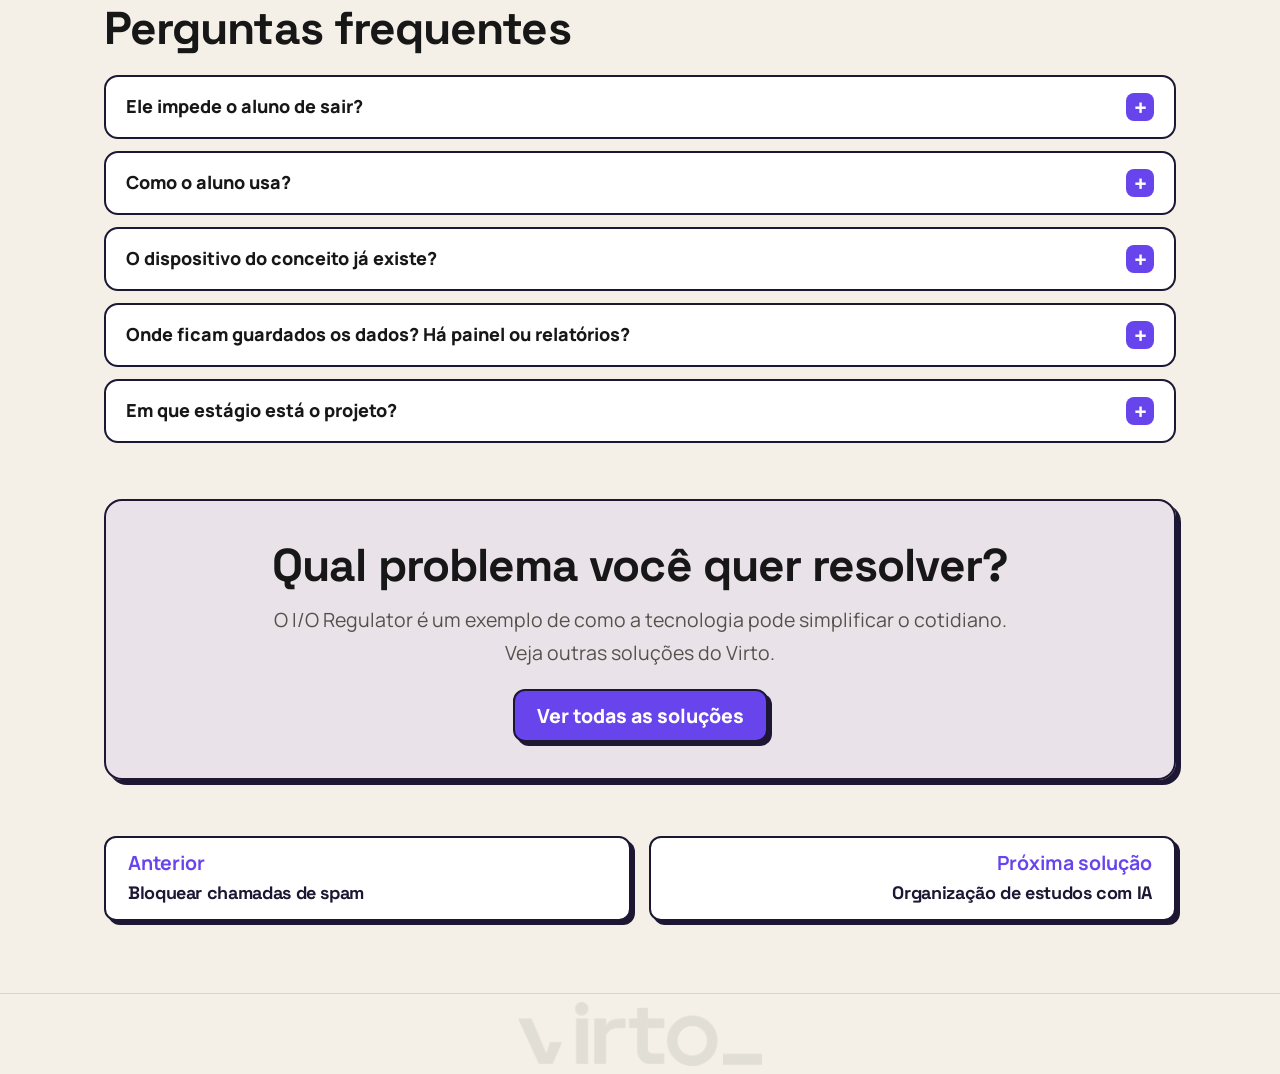
<file: Virto-e79b8183927378ea349231a5756c42de19c6c0fa/ioregulator.html>
<!DOCTYPE html>
<html lang="pt-BR">

<head>
  <meta charset="UTF-8">
  <meta name="viewport" content="width=device-width, initial-scale=1">
  <title>Virto — I/O Regulator: organizar saídas e retornos em sala</title>
  <meta name="description" content="I/O Regulator: protótipo para organizar o registro de saídas e retornos de alunos durante a aula.">
  <link rel="preconnect" href="https://fonts.googleapis.com">
  <link rel="preconnect" href="https://fonts.gstatic.com" crossorigin>
  <link
    href="https://fonts.googleapis.com/css2?family=Caveat:wght@600&family=Manrope:wght@400;500;600;700;800&family=Space+Grotesk:wght@500;700&display=swap"
    rel="stylesheet">
  <link rel="stylesheet" href="basestyle.css">
  <link rel="stylesheet" href="ioregulator.css">
  <link rel="stylesheet" href="lanterna.css">
  <link rel="icon" href="imagens/icon.png" type="image/png">
</head>

<body>

  <header class="topo">
    <a class="logo-link" href="index.html" aria-label="Virto — Início"><img class="logo" src="imagens/logo-virto.png"
        alt="Virto"></a>
    <nav aria-label="Navegação principal">
      <a href="index.html">Início</a>
      <a href="sobre.html">Sobre</a>
    </nav>
  </header>

  <main class="container-solucoes io">
    <a href="solucoes.html" class="voltar">Voltar para todas as soluções</a>

    <!-- 1. Hero -->
    <section class="io-hero" aria-labelledby="io-titulo">
      <div class="io-hero-texto">
        <p class="io-tag">Educação · Protótipo em desenvolvimento</p>
        <h1 id="io-titulo">Menos interrupções. Mais foco na aula.</h1>
        <p class="io-lead">O I/O Regulator é uma proposta para organizar o registro de saídas e retornos de alunos
          durante a aula, para o professor seguir ensinando.</p>
        <div class="io-botoes">
          <a class="io-btn io-btn-principal" href="#dispositivo">Conheça o protótipo</a>
          <a class="io-btn io-btn-sec" href="#como-funciona">Como funciona</a>
        </div>
      </div>
      <figure class="io-hero-img">
        <img src="imagens/io-regulator-conceito.jpg" width="568" height="522"
          alt="Conceito do dispositivo: tela LCD com a mensagem Digite a matrícula, teclado numérico, botões verde e vermelho, controle com seta e áreas em braile.">
        <figcaption><span class="io-selo io-selo-conceito">Conceito do dispositivo</span></figcaption>
      </figure>
    </section>

    <!-- 2. Problema e proposta -->
    <section class="io-sec" aria-labelledby="io-problema">
      <h2 id="io-problema">Uma aula pode ser interrompida</h2>
      <div class="io-duo">
        <div class="io-cartao">
          <h3>No dia a dia</h3>
          <p>Quando alguém sai da sala, a aula é interrompida para autorizar, anotar ou lembrar quem saiu e quando voltou.</p>
        </div>
        <div class="io-cartao io-cartao-dest">
          <h3>A proposta</h3>
          <p>Um dispositivo simples em que o aluno registra a própria saída e o retorno, para facilitar essa tarefa
            para o professor.</p>
        </div>
      </div>
    </section>

    <!-- 3. Como funciona -->
    <section class="io-sec" id="como-funciona" aria-labelledby="io-como">
      <h2 id="io-como">Como funciona, em três passos</h2>
      <p class="io-nota">Este é o fluxo proposto para o dispositivo.</p>
      <ol class="io-passos">
        <li class="io-passo">
          <span class="io-ico io-ico-azul" aria-hidden="true"><svg viewBox="0 0 24 24" fill="none" stroke="currentColor"
              stroke-width="2" stroke-linecap="round" stroke-linejoin="round">
              <rect x="3" y="5" width="18" height="14" rx="2" />
              <path d="M7 9h.01M11 9h.01M15 9h.01M7 13h.01M11 13h.01M15 13h.01M8 16h8" />
            </svg></span>
          <h3>O aluno informa a matrícula</h3>
          <p>Ao sair, digita a matrícula no teclado.</p>
          <span class="io-estado">Digitando</span>
        </li>
        <li class="io-passo">
          <span class="io-ico io-ico-verde" aria-hidden="true"><svg viewBox="0 0 24 24" fill="none"
              stroke="currentColor" stroke-width="2" stroke-linecap="round" stroke-linejoin="round">
              <circle cx="12" cy="12" r="9" />
              <path d="M8 12.5l3 3 5-6" />
            </svg></span>
          <h3>O dispositivo registra</h3>
          <p>Anota a saída. Ao voltar, o aluno informa a matrícula de novo e o retorno é registrado.</p>
          <span class="io-estado">Registrado</span>
        </li>
        <li class="io-passo">
          <span class="io-ico io-ico-ambar" aria-hidden="true"><svg viewBox="0 0 24 24" fill="none"
              stroke="currentColor" stroke-width="2" stroke-linecap="round" stroke-linejoin="round">
              <path d="M6 3h12M6 21h12M7 3c0 5 5 6 5 9s-5 4-5 9M17 3c0 5-5 6-5 9s5 4 5 9" />
            </svg></span>
          <h3>O tempo fora é calculado</h3>
          <p>A partir dos dois horários, conforme a lógica proposta.</p>
          <span class="io-estado">Tempo fora</span>
        </li>
      </ol>
    </section>

    <!-- 4. Dispositivo -->
    <section class="io-sec" id="dispositivo" aria-labelledby="io-disp">
      <h2 id="io-disp">Conheça o dispositivo</h2>
      <p class="io-nota">Toque nos pontos da imagem para ver cada parte do conceito.</p>
      <div class="io-disp">
        <div class="io-mapa">
          <img src="imagens/io-regulator-conceito.jpg" width="568" height="522"
            alt="Conceito do dispositivo, com pontos numerados sobre cada parte.">
          <button class="io-pin" style="left:49%;top:25%" data-t="Tela LCD"
            data-d="No conceito, a tela mostra a mensagem “Digite a matrícula”, com traços para os dígitos."
            aria-label="Tela LCD">1</button>
          <button class="io-pin" style="left:70%;top:67%" data-t="Teclado numérico"
            data-d="Teclas de 0 a 9 para digitar a matrícula, mais três teclas: Apagar, Cancela e Confirma."
            aria-label="Teclado numérico">2</button>
          <button class="io-pin" style="left:18%;top:50%" data-t="Botão verde"
            data-d="Aparece no conceito, com uma barra de luz verde ao lado. Sua função ainda será detalhada."
            aria-label="Botão verde">3</button>
          <button class="io-pin" style="left:18%;top:67%" data-t="Botão vermelho"
            data-d="Aparece no conceito, com uma barra de luz vermelha ao lado. Sua função ainda será detalhada."
            aria-label="Botão vermelho">4</button>
          <button class="io-pin" style="left:18%;top:85%" data-t="Controle com seta"
            data-d="Controle adicional mostrado no conceito, com uma seta amarela. Sua função ainda será detalhada."
            aria-label="Controle com seta">5</button>
          <button class="io-pin" style="left:47%;top:83%" data-t="Barras luminosas"
            data-d="Indicadores de luz ao lado dos controles: verde, vermelho e multicolorido. O significado de cada cor ainda será detalhado."
            aria-label="Barras luminosas">6</button>
          <button class="io-pin" style="left:36%;top:54%" data-t="Braile"
            data-d="O conceito inclui áreas em braile ao lado dos controles, como recurso de acessibilidade."
            aria-label="Braile">7</button>
        </div>
        <div class="io-painel" aria-live="polite">
          <span class="io-selo io-selo-conceito">Conceito do dispositivo</span>
          <h3 id="io-pt">Escolha um ponto</h3>
          <p id="io-pd">Cada número na imagem abre uma explicação curta.</p>
        </div>
      </div>

      <div class="io-proto">
        <figure>
          <img src="imagens/io-regulator-prototipo.jpg" width="516" height="624" loading="lazy"
            alt="Protótipo real montado sobre uma caixa azul, com placa Arduino, protoboard, fios, LEDs, botões verdes e teclado numérico.">
        </figure>
        <div>
          <span class="io-selo io-selo-real">Protótipo real</span>
          <h3>A primeira montagem</h3>
          <p>Feita com Arduino, protoboard, fios, LEDs, botões e teclado numérico para testar a ideia. O dispositivo compacto
            ao lado é um conceito, ainda em desenvolvimento.</p>
          <p class="io-origem">O projeto nasceu na Liga Jovem.</p>
        </div>
      </div>
    </section>

    <!-- 5. Benefícios -->
    <section class="io-sec" aria-labelledby="io-ben">
      <h2 id="io-ben">O que buscamos</h2>
      <ul class="io-ben">
        <li class="io-cartao"><h3>Continuidade da aula</h3><p>Menos pausas para controlar quem sai e quem volta.</p></li>
        <li class="io-cartao"><h3>Registro organizado</h3><p>Saídas e retornos anotados de forma padronizada.</p></li>
        <li class="io-cartao"><h3>Autonomia do aluno</h3><p>Quem precisa sair faz o próprio registro.</p></li>
      </ul>
    </section>

    <!-- 6. Destaque -->
    <section class="io-destaque" aria-labelledby="io-dest">
      <h2 id="io-dest">Organizar não é impedir.</h2>
      <p>O I/O Regulator não proíbe nem barra a saída. Ele busca registrar e organizar esse fluxo, para que o aluno
        possa sair e o professor possa continuar ensinando.</p>
    </section>

    <!-- 7. FAQ -->
    <section class="io-sec" aria-labelledby="io-faq">
      <h2 id="io-faq">Perguntas frequentes</h2>
      <div class="io-faq">
        <details><summary>Ele impede o aluno de sair?</summary>
          <p>Não. O objetivo é organizar o registro, não proibir.</p></details>
        <details><summary>Como o aluno usa?</summary>
          <p>Digita a matrícula ao sair e informa de novo ao retornar.</p></details>
        <details><summary>O dispositivo do conceito já existe?</summary>
          <p>Ainda não. O que existe hoje é o protótipo real; o dispositivo compacto é um conceito em desenvolvimento.
          </p></details>
        <details><summary>Onde ficam guardados os dados? Há painel ou relatórios?</summary>
          <p>Essa parte ainda não está definida. Quando houver novidades, elas serão divulgadas aqui.</p></details>
        <details><summary>Em que estágio está o projeto?</summary>
          <p>Protótipo e conceito em desenvolvimento.</p></details>
      </div>
    </section>

    <!-- 8. Chamada final -->
    <section class="io-final" aria-labelledby="io-fim">
      <h2 id="io-fim">Qual problema você quer resolver?</h2>
      <p>O I/O Regulator é um exemplo de como a tecnologia pode simplificar o cotidiano. Veja outras soluções do
        Virto.</p>
      <a class="io-btn io-btn-principal" href="solucoes.html">Ver todas as soluções</a>
    </section>
    <nav class="nav-artigo" aria-label="Navegação entre soluções">
      <a class="botao-nav anterior" href="spam.html"><small> Anterior</small><strong>Bloquear chamadas de spam</strong></a>
      <a class="botao-nav proximo" href="geminilm.html"><small>Próxima solução </small><strong>Organização de estudos com IA</strong></a>
    </nav>
  </main>

  <footer class="rodape rodape-lanterna">
    <p class="so-leitor">Feito para transformar pequenas dificuldades em grandes facilidades.</p>
    <div class="logo-lanterna" data-fontes="imagens/logo-virto.png">
      <img src="imagens/logo-virto.png" alt="Virto" class="logo-escura">
      <div class="luz" aria-hidden="true">
        <img src="imagens/logo-virto.png" alt="" class="logo-clara">
      </div>
    </div>
  </footer>

  <script>
    (function () {
      var t = document.getElementById('io-pt'), d = document.getElementById('io-pd');
      var pins = document.querySelectorAll('.io-pin');
      pins.forEach(function (p) {
        p.addEventListener('click', function () {
          pins.forEach(function (o) { o.classList.remove('on'); o.removeAttribute('aria-current'); });
          p.classList.add('on'); p.setAttribute('aria-current', 'true');
          t.textContent = p.dataset.t; d.textContent = p.dataset.d;
        });
      });
      var ol = document.querySelector('.io-passos');
      if ('IntersectionObserver' in window && ol) {
        new IntersectionObserver(function (e, o) {
          if (e[0].isIntersecting) { ol.classList.add('anima'); o.disconnect(); }
        }, { threshold: .4 }).observe(ol);
      }
    })();
  </script>
  <script src="lanterna.js"></script>
</body>

</html>
</file>
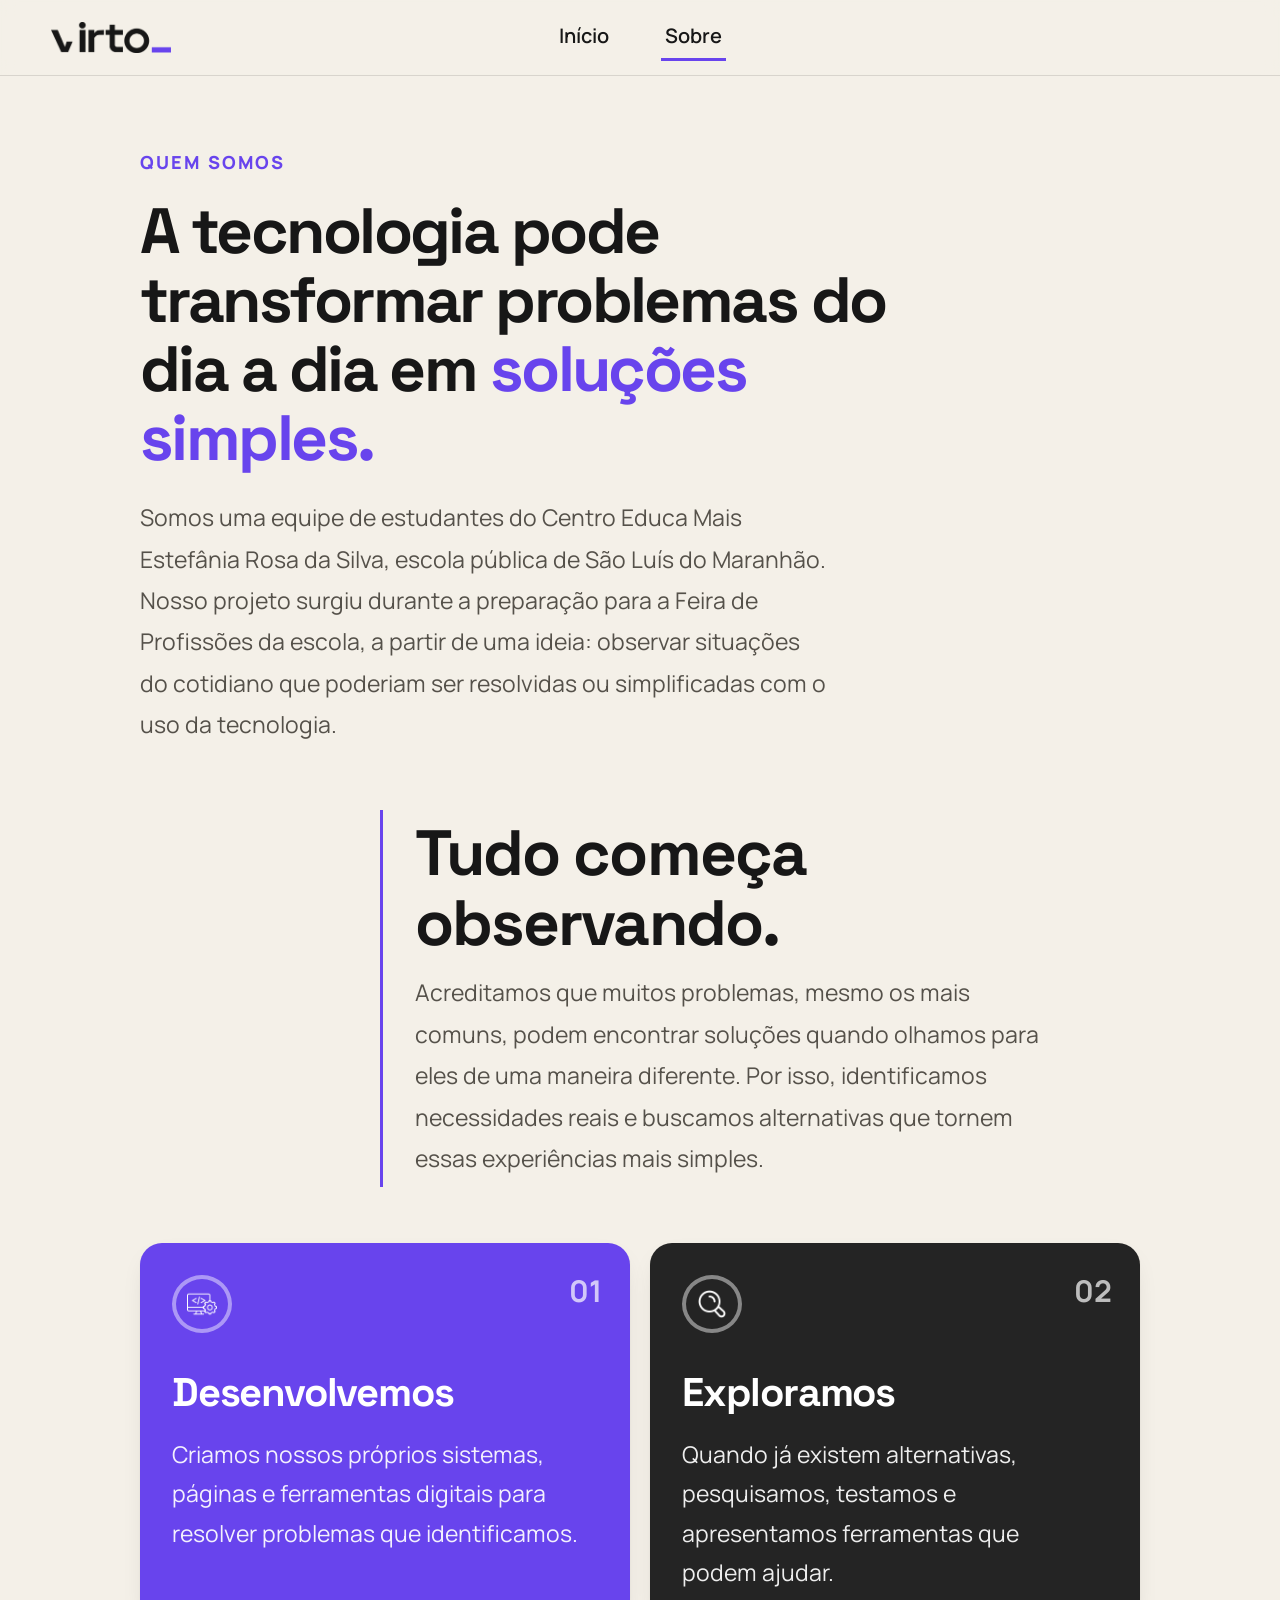
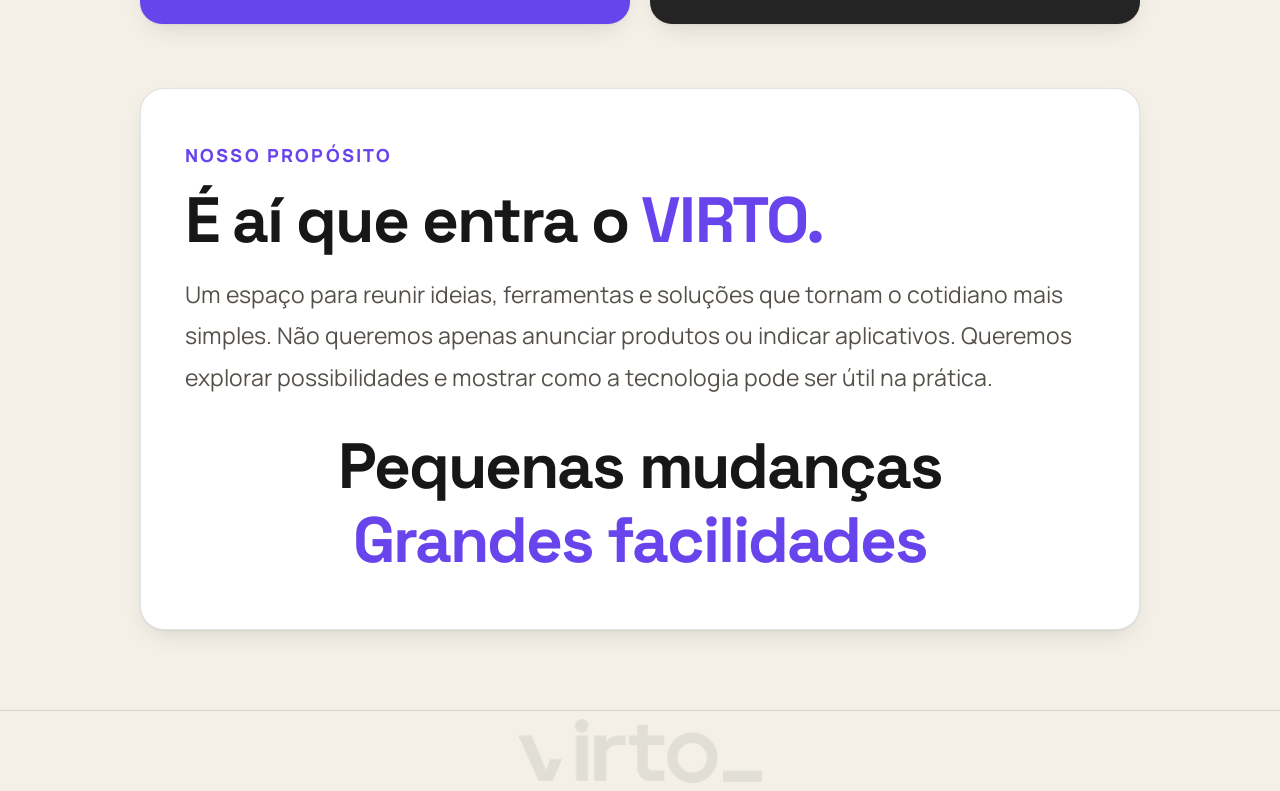
<file: Virto-e79b8183927378ea349231a5756c42de19c6c0fa/sobre.html>
<!DOCTYPE html>
<html lang="pt-BR">

<head>
  <meta charset="UTF-8">
  <meta name="viewport" content="width=device-width, initial-scale=1">

  <meta name="description"
    content="Conheça o VIRTO: um projeto de estudantes que transforma problemas do cotidiano em soluções com tecnologia.">

  <title>Sobre — VIRTO</title>

  <link rel="preconnect" href="https://fonts.googleapis.com">
  <link rel="preconnect" href="https://fonts.gstatic.com" crossorigin>

  <link
    href="https://fonts.googleapis.com/css2?family=Caveat:wght@600&family=Manrope:wght@400;500;600;700;800&family=Space+Grotesk:wght@500;700&display=swap"
    rel="stylesheet">

  <link rel="stylesheet" href="basestyle.css">
  <link rel="stylesheet" href="sobrestyle.css">
  <link rel="stylesheet" href="lanterna.css">
  <link rel="icon" href="imagens/icon.png" type="image/png">
 
</head>

<body>

  <!-- CABEÇALHO -->
  <header class="topo">
    <a class="logo-link" href="index.html" aria-label="Virto — Início"><img class="logo" src="imagens/logo-virto.png"
        alt="Virto"></a>
    <nav aria-label="Navegação principal">
      <a href="index.html">Início</a>
      <a href="sobre.html" class="ativo" aria-current="page">Sobre</a>
    </nav>
  </header>


  <!-- CONTEÚDO PRINCIPAL -->
  <main>

    <section class="sobre" id="sobre" aria-labelledby="sobre-titulo">

      <div class="sobre-conteudo">

        <!-- INTRODUÇÃO -->
        <div class="sobre-intro">

          <p class="etiqueta-sobre">QUEM SOMOS</p>

          <h1 id="sobre-titulo">
            A tecnologia pode transformar problemas
            do dia a dia em <span>soluções simples.</span>
          </h1>

          <p class="sobre-descricao">
            Somos uma equipe de estudantes do Centro Educa Mais
            Estefânia Rosa da Silva, escola pública de São Luís
            do Maranhão. Nosso projeto surgiu durante a preparação
            para a Feira de Profissões da escola, a partir de uma ideia:
            observar situações do cotidiano que poderiam ser resolvidas
            ou simplificadas com o uso da tecnologia.
          </p>

        </div>


        <!-- PROPÓSITO -->
        <div class="sobre-proposito">

          <h2>Tudo começa observando.</h2>

          <p>
            Acreditamos que muitos problemas, mesmo os mais comuns,
            podem encontrar soluções quando olhamos para eles de
            uma maneira diferente. Por isso, identificamos necessidades
            reais e buscamos alternativas que tornem essas experiências
            mais simples.
          </p>

        </div>


        <!-- CAMINHOS DO VIRTO -->
        <div class="sobre-caminhos">

          <article class="caminho caminho-desenvolvemos">

            <span class="caminho-numero">01</span>

            <div class="caminho-icone" aria-hidden="true">
              <img src="imagens/software.png" alt="">
            </div>

            <h2>Desenvolvemos</h2>

            <p>
              Criamos nossos próprios sistemas, páginas e ferramentas
              digitais para resolver problemas que identificamos.
            </p>

          </article>


          <article class="caminho caminho-exploramos">

            <span class="caminho-numero">02</span>

            <div class="caminho-icone" aria-hidden="true">
              <img src="imagens/icon-explorar.png" alt="Explorar">
            </div>

            <h2>Exploramos</h2>

            <p>
              Quando já existem alternativas, pesquisamos, testamos
              e apresentamos ferramentas que podem ajudar.
            </p>

          </article>

        </div>


        <!-- ENCERRAMENTO -->
        <div class="sobre-final">

          <p class="sobre-final-etiqueta">NOSSO PROPÓSITO</p>

          <h2>
            É aí que entra o <span>VIRTO.</span>
          </h2>

          

          <p class="sobre-final-complemento">
             Um espaço para reunir ideias, ferramentas e soluções
            que tornam o cotidiano mais simples.
            Não queremos apenas anunciar produtos ou indicar aplicativos.
            Queremos explorar possibilidades e mostrar como a tecnologia
            pode ser útil na prática.
          </p>

          <div class="sobre-assinatura">
            <strong>Pequenas mudanças</strong>
            <strong>Grandes facilidades</strong>
          </div>

          

        </div>

      </div>

    </section>

  </main>


  <!-- RODAPÉ -->
  <footer class="rodape rodape-lanterna">
    <p class="so-leitor">Feito para transformar pequenas dificuldades em grandes facilidades.</p>
    <div class="logo-lanterna" data-fontes="imagens/logo-virto.png">
      <img src="imagens/logo-virto.png" alt="Virto" class="logo-escura">
      <div class="luz" aria-hidden="true">
        <img src="imagens/logo-virto.png" alt="" class="logo-clara">
      </div>
    </div>
  </footer>

  <script src="lanterna.js"></script>
</body>

</html>
</file>
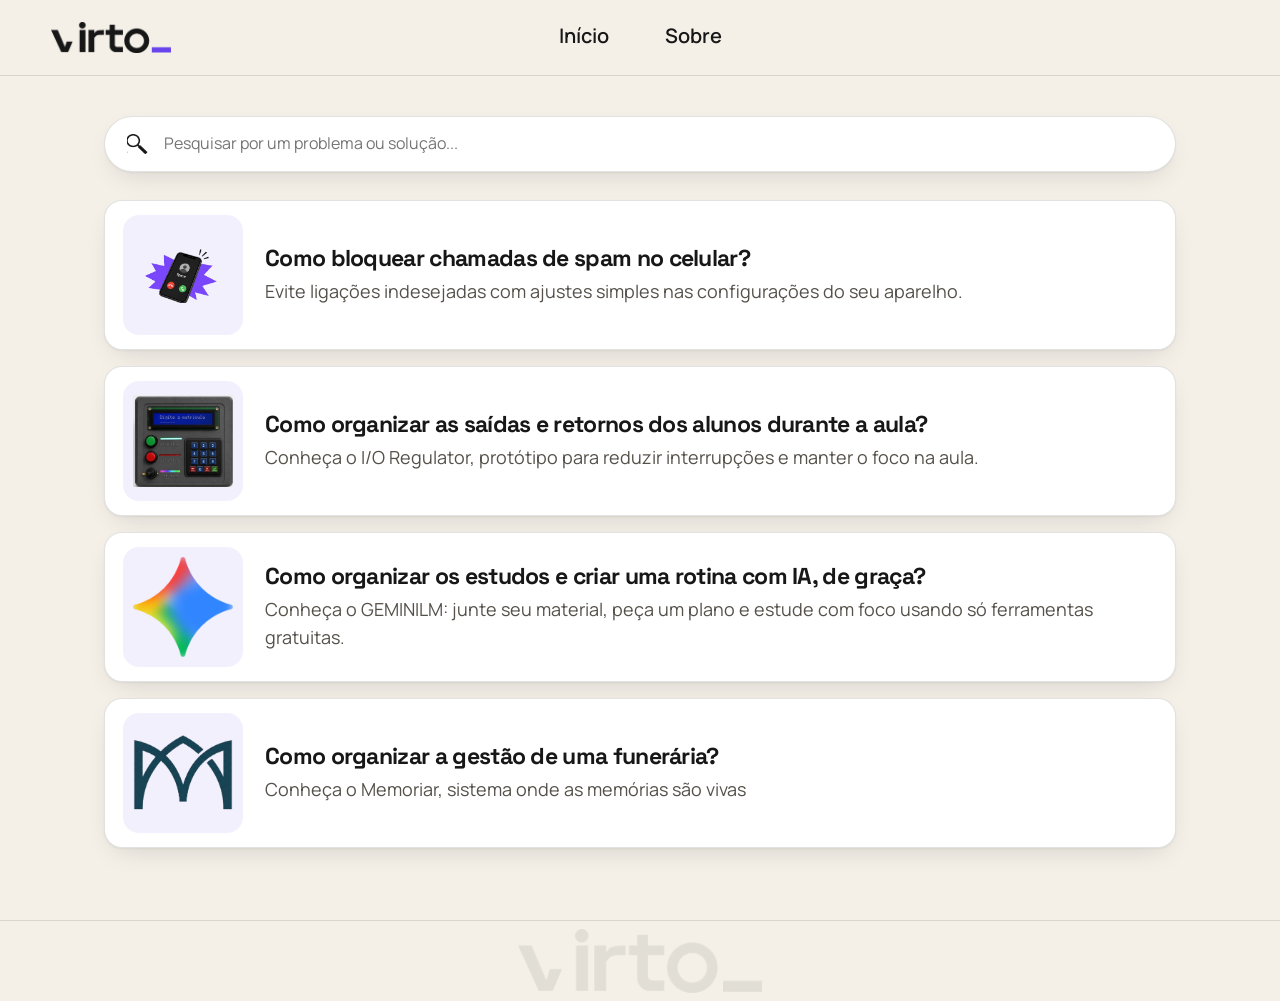
<file: Virto-e79b8183927378ea349231a5756c42de19c6c0fa/solucoes.html>
<!DOCTYPE html>
<html lang="pt-BR">

<head>
  <meta charset="UTF-8">
  <meta name="viewport" content="width=device-width, initial-scale=1">
  <meta name="description" content="Lista de todas as soluções práticas para o seu dia a dia.">
  <title>Virto — Todas as Soluções</title>
  <link rel="preconnect" href="https://fonts.googleapis.com">
  <link rel="preconnect" href="https://fonts.gstatic.com" crossorigin>
  <link
    href="https://fonts.googleapis.com/css2?family=Caveat:wght@600&family=Manrope:wght@400;500;600;700;800&family=Space+Grotesk:wght@500;700&display=swap"
    rel="stylesheet">
  <link rel="stylesheet" href="basestyle.css">
  <link rel="stylesheet" href="solucoesstyle.css">
  <link rel="stylesheet" href="lanterna.css">
  <link rel="icon" href="imagens/icon.png" type="image/png">
</head>

<body>

  <header class="topo">
    <a class="logo-link" href="index.html" aria-label="Virto — Início"><img class="logo" src="imagens/logo-virto.png"
        alt="Virto"></a>
    <nav aria-label="Navegação principal">
      <a href="index.html">Início</a>
      <a href="sobre.html">Sobre</a>
    </nav>
  </header>

  <main class="container-solucoes">
    <div class="topo-pesquisa">
      <div class="busca-geral">
        <span class="icone"><img src="imagens/lupa.png" alt=""></span>
        <input type="search" placeholder="Pesquisar por um problema ou solução..." aria-label="Pesquisar soluções">
      </div>
    </div>

    <div class="lista-caixas">

      <!-- Caixa 1: Spam -->
      <a href="spam.html" class="caixa-solucao">
        <div class="caixa-foto">
          <img src="imagens/virtus-spam-call-removebg-preview.png" alt="Bloquear chamadas de spam">
        </div>
        <div class="caixa-conteudo">
          <h3>Como bloquear chamadas de spam no celular?</h3>
          <p>Evite ligações indesejadas com ajustes simples nas configurações do seu aparelho.</p>
        </div>
      </a>

      <!-- Caixa 2: I/O Regulator -->
      <a href="ioregulator.html" class="caixa-solucao">
        <div class="caixa-foto">
          <img src="imagens/io-regulator-conceito.jpg" alt="Conceito do dispositivo I/O Regulator">
        </div>
        <div class="caixa-conteudo">
          <h3>Como organizar as saídas e retornos dos alunos durante a aula?</h3>
          <p>Conheça o I/O Regulator, protótipo para reduzir interrupções e manter o foco na aula.</p>
        </div>
      </a>

      <!-- Caixa 3: GEMINILM -->
      <a href="geminilm.html" class="caixa-solucao">
        <div class="caixa-foto">
          <img src="imagens/icon-geminilm.webp" alt="GEMINILM — estudos organizados">
        </div>
        <div class="caixa-conteudo">
          <h3>Como organizar os estudos e criar uma rotina com IA, de graça?</h3>
          <p>Conheça o GEMINILM: junte seu material, peça um plano e estude com foco usando só ferramentas gratuitas.</p>
        </div>
      </a>

      <!-- Caixa 4: Memoriar -->
      <a href="Memoriar_/login.html" class="caixa-solucao">
        <div class="caixa-foto">
          <img src="Memoriar_/Imagens/logo.png" alt="Memoriar">
        </div>
        <div class="caixa-conteudo">
          <h3>Como organizar a gestão de uma funerária?</h3>
          <p>Conheça o Memoriar, sistema onde as memórias são vivas</p>
        </div>
      </a>
    </div>
    <p class="sem-resultado" hidden>Nenhuma solução encontrada. Tente outra palavra.</p>
  </main>

  <footer class="rodape rodape-lanterna">
    <p class="so-leitor">Feito para transformar pequenas dificuldades em grandes facilidades.</p>
    <div class="logo-lanterna" data-fontes="imagens/logo-virto.png">
      <img src="imagens/logo-virto.png" alt="Virto" class="logo-escura">
      <div class="luz" aria-hidden="true">
        <img src="imagens/logo-virto.png" alt="" class="logo-clara">
      </div>
    </div>
  </footer>
  <script>
    (function () {
      var campo = document.querySelector('.busca-geral input');
      var caixas = document.querySelectorAll('.caixa-solucao');
      var vazio = document.querySelector('.sem-resultado');
      function limpar(t) { return t.toLowerCase().normalize('NFD').replace(/[\u0300-\u036f]/g, ''); }
      campo.addEventListener('input', function () {
        var q = limpar(campo.value.trim()), n = 0;
        caixas.forEach(function (c) {
          var ok = limpar(c.textContent).indexOf(q) !== -1;
          c.hidden = !ok; if (ok) n++;
        });
        vazio.hidden = n > 0;
      });
    })();
  </script>
  <script src="lanterna.js"></script>
</body>

</html>
</file>
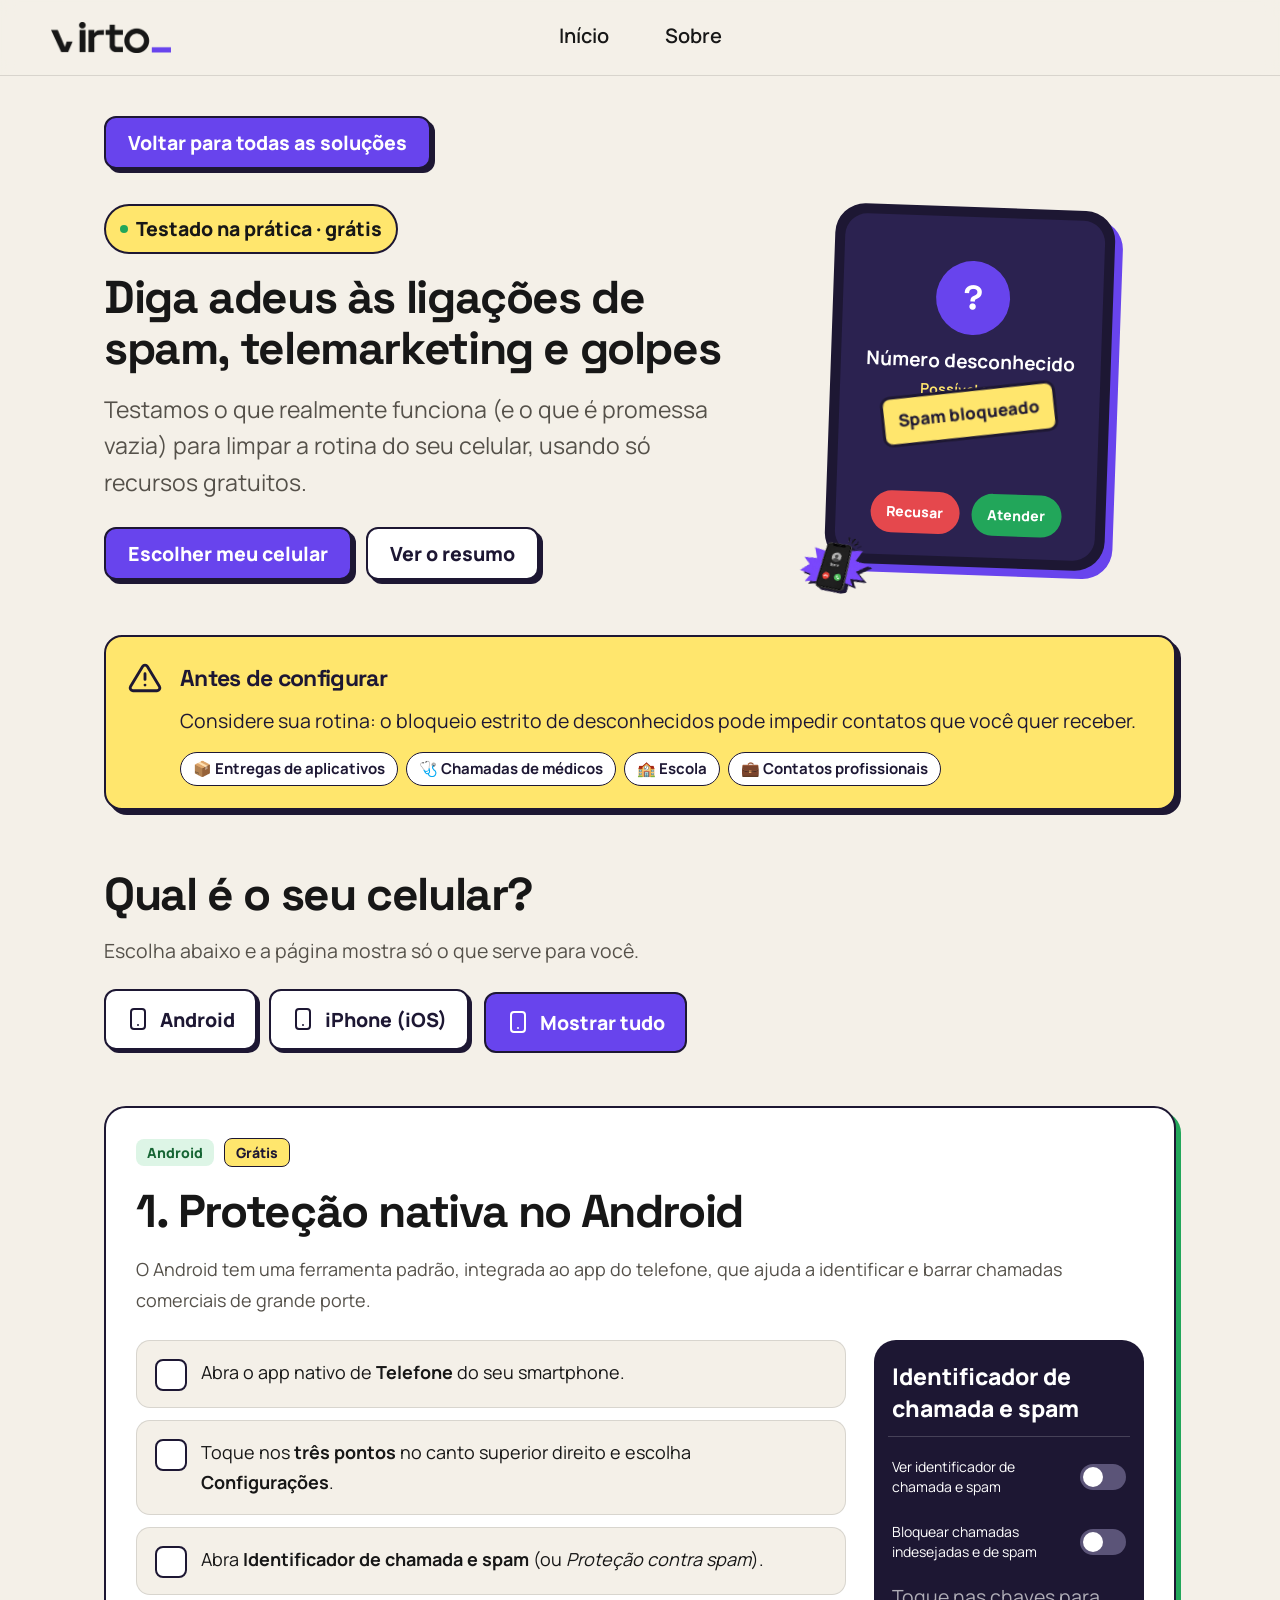
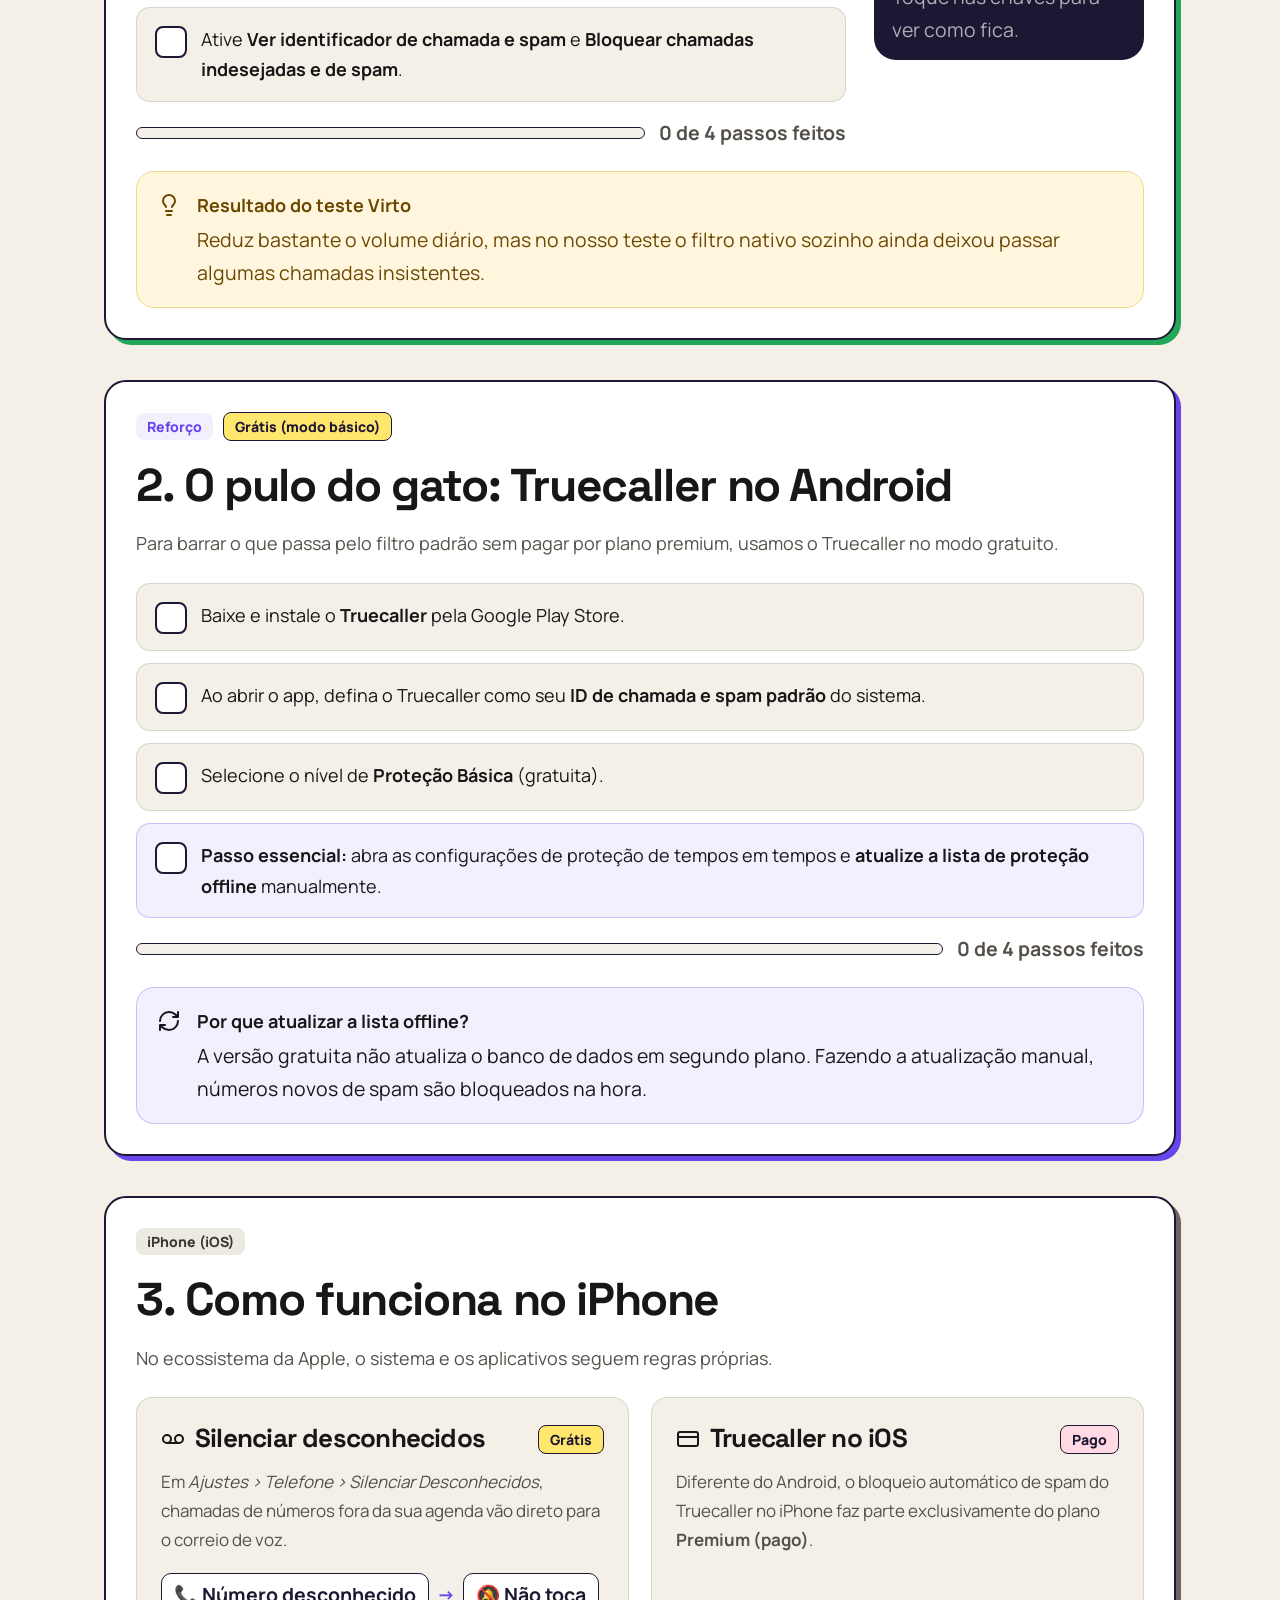
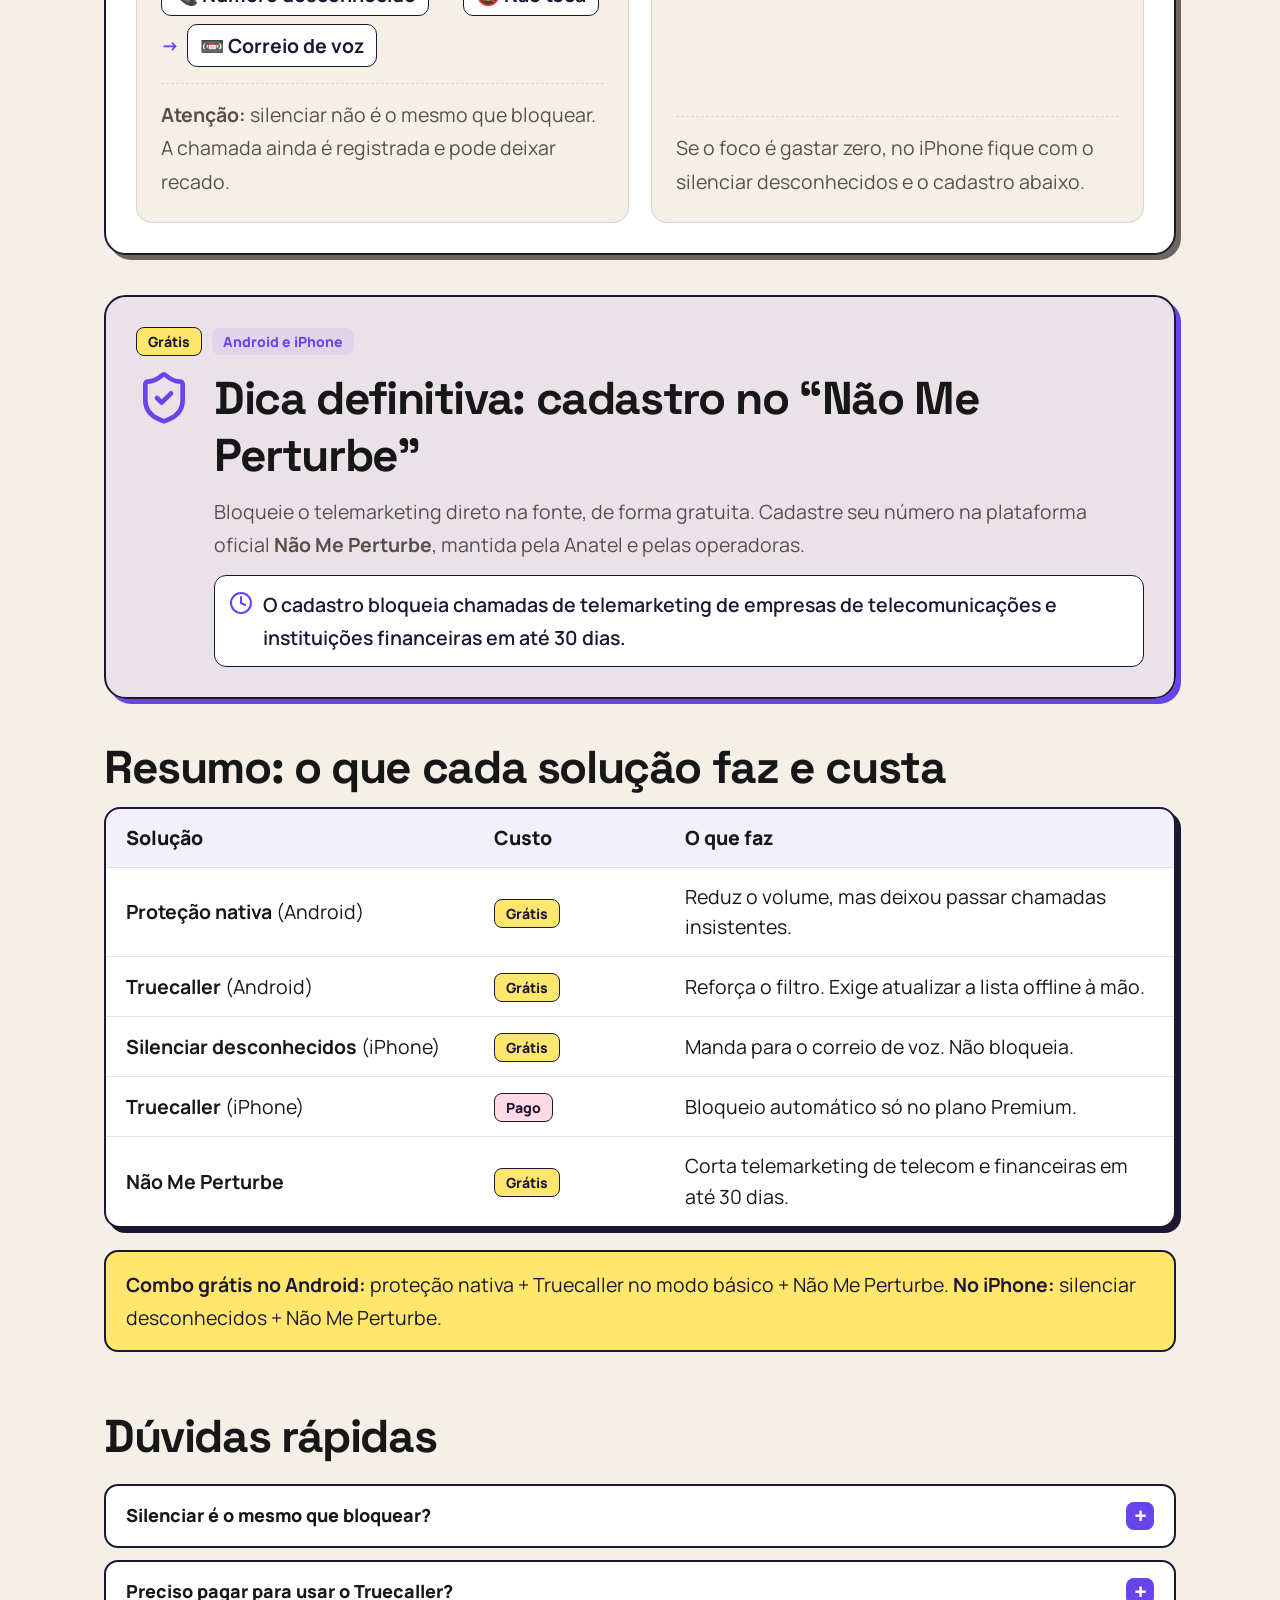
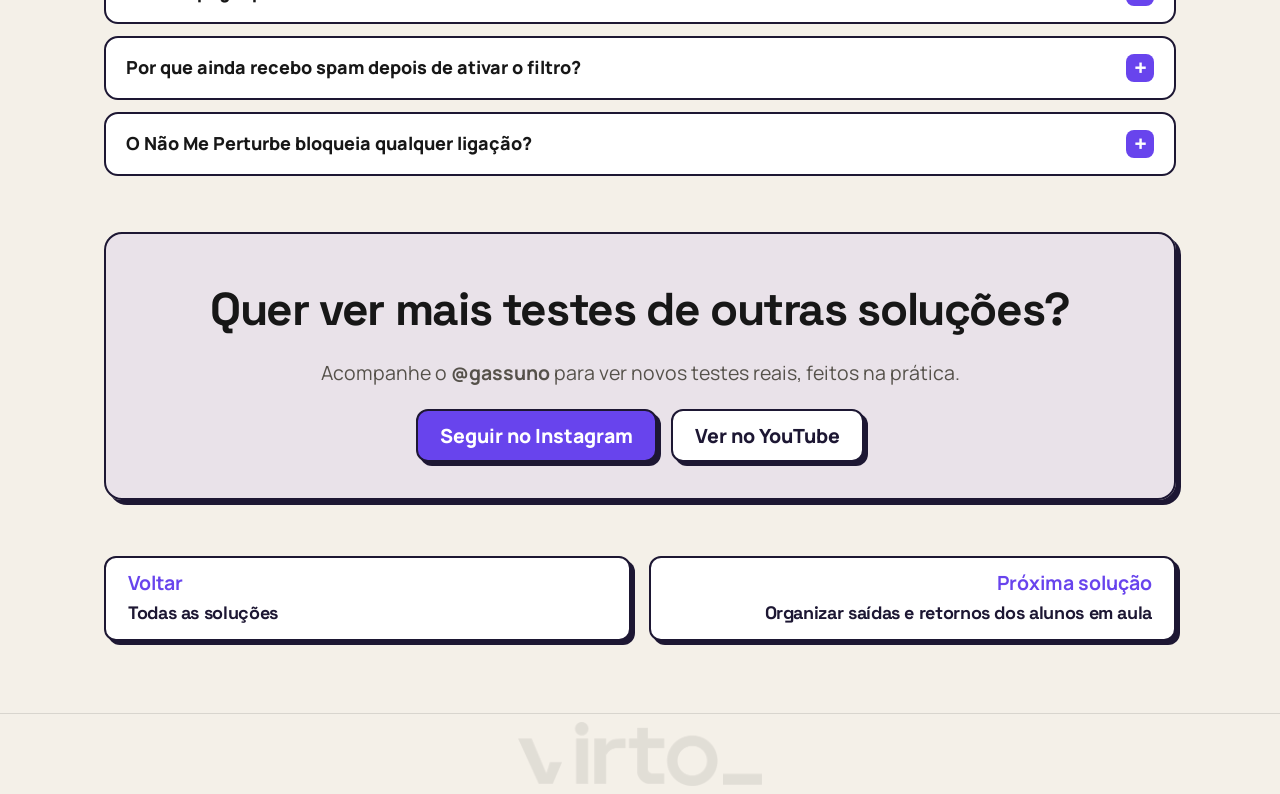
<file: Virto-e79b8183927378ea349231a5756c42de19c6c0fa/spam.html>
<!DOCTYPE html>
<html lang="pt-BR">

<head>
  <meta charset="UTF-8">
  <meta name="viewport" content="width=device-width, initial-scale=1.0">
  <meta name="description" content="Como bloquear chamadas de spam, telemarketing e golpes no celular usando só recursos gratuitos. Testado na prática.">
  <title>Virto — Como bloquear chamadas de spam no celular</title>

  <link rel="preconnect" href="https://fonts.googleapis.com">
  <link rel="preconnect" href="https://fonts.gstatic.com" crossorigin>
  <link
    href="https://fonts.googleapis.com/css2?family=Caveat:wght@600&family=Manrope:wght@400;500;600;700;800&family=Space+Grotesk:wght@500;700&display=swap"
    rel="stylesheet">

  <link rel="stylesheet" href="basestyle.css">
  <link rel="stylesheet" href="spam.css">
  <link rel="stylesheet" href="lanterna.css">
  <link rel="icon" href="imagens/icon.png" type="image/png">
</head>

<body>

  <!-- Ícones reutilizáveis -->
  <svg width="0" height="0" style="position:absolute" aria-hidden="true" focusable="false">
    <defs>
      <symbol id="i-fone" viewBox="0 0 24 24"><path d="M22 16.9v3a2 2 0 0 1-2.2 2 19.8 19.8 0 0 1-8.6-3.1 19.5 19.5 0 0 1-6-6A19.8 19.8 0 0 1 2.1 4.2 2 2 0 0 1 4.1 2h3a2 2 0 0 1 2 1.7c.1 1 .4 1.9.7 2.8a2 2 0 0 1-.5 2.1L8.1 9.9a16 16 0 0 0 6 6l1.3-1.3a2 2 0 0 1 2.1-.4c.9.3 1.8.6 2.8.7a2 2 0 0 1 1.7 2z"/></symbol>
      <symbol id="i-escudo" viewBox="0 0 24 24"><path d="M20 13c0 5-3.5 7.5-7.7 8.9a1 1 0 0 1-.6 0C7.5 20.5 4 18 4 13V6a1 1 0 0 1 1-1c2 0 4.5-1.2 6.2-2.7a1.2 1.2 0 0 1 1.6 0C14.5 3.8 17 5 19 5a1 1 0 0 1 1 1z"/><path d="m9 12 2 2 4-4"/></symbol>
      <symbol id="i-alerta" viewBox="0 0 24 24"><path d="M10.3 3.9 1.8 18a2 2 0 0 0 1.7 3h17a2 2 0 0 0 1.7-3L13.7 3.9a2 2 0 0 0-3.4 0z"/><path d="M12 9v4M12 17h.01"/></symbol>
      <symbol id="i-ok" viewBox="0 0 24 24"><path d="M20 6 9 17l-5-5"/></symbol>
      <symbol id="i-ideia" viewBox="0 0 24 24"><path d="M15 14c.2-1 .7-1.7 1.5-2.5 1-.9 1.5-2.2 1.5-3.5A6 6 0 0 0 6 8c0 1 .2 2.2 1.5 3.5.7.7 1.3 1.5 1.5 2.5M9 18h6M10 22h4"/></symbol>
      <symbol id="i-correio" viewBox="0 0 24 24"><circle cx="6" cy="12" r="4"/><circle cx="18" cy="12" r="4"/><path d="M6 16h12"/></symbol>
      <symbol id="i-atualizar" viewBox="0 0 24 24"><path d="M3 12a9 9 0 0 1 9-9 9.8 9.8 0 0 1 6.7 2.7L21 8M21 3v5h-5M21 12a9 9 0 0 1-9 9 9.8 9.8 0 0 1-6.7-2.7L3 16M8 16H3v5"/></symbol>
      <symbol id="i-cel" viewBox="0 0 24 24"><rect x="5" y="2" width="14" height="20" rx="3"/><path d="M12 18h.01"/></symbol>
      <symbol id="i-cartao" viewBox="0 0 24 24"><rect x="2" y="5" width="20" height="14" rx="2"/><path d="M2 10h20"/></symbol>
      <symbol id="i-proibido" viewBox="0 0 24 24"><circle cx="12" cy="12" r="10"/><path d="m4.9 4.9 14.2 14.2"/></symbol>
      <symbol id="i-relogio" viewBox="0 0 24 24"><circle cx="12" cy="12" r="10"/><path d="M12 6v6l4 2"/></symbol>
    </defs>
  </svg>

  <header class="topo">
    <a class="logo-link" href="index.html" aria-label="Virto — Início"><img class="logo" src="imagens/logo-virto.png"
        alt="Virto"></a>
    <nav aria-label="Navegação principal">
      <a href="index.html">Início</a>
      <a href="sobre.html">Sobre</a>
    </nav>
  </header>

  <main class="container-solucoes sp">

    <a href="solucoes.html" class="voltar">Voltar para todas as soluções</a>

    <!-- HERO -->
    <section class="sp-hero">
      <div class="sp-hero-texto">
        <span class="sp-badge"><span class="sp-ponto"></span>Testado na prática · grátis</span>
        <h1>Diga adeus às ligações de spam, telemarketing e golpes</h1>
        <p class="sp-sub">Testamos o que realmente funciona (e o que é promessa vazia) para limpar a rotina do seu
          celular, usando só recursos gratuitos.</p>
        <div class="sp-cta">
          <a class="sp-btn sp-btn-principal" href="#escolha">Escolher meu celular</a>
          <a class="sp-btn sp-btn-sec" href="#resumo">Ver o resumo</a>
        </div>
      </div>

      <div class="sp-cena" aria-hidden="true">
        <img class="sp-adesivo" src="imagens/virtus-spam-call-removebg-preview.png" alt="">
        <div class="sp-aparelho">
          <div class="sp-tela">
            <span class="sp-avatar">?</span>
            <strong>Número desconhecido</strong>
            <small>Possível spam</small>
            <div class="sp-botoes"><span class="sp-rec">Recusar</span><span class="sp-atd">Atender</span></div>
            <span class="sp-carimbo">Spam bloqueado</span>
          </div>
        </div>
      </div>
    </section>

    <!-- ALERTA -->
    <aside class="sp-alerta" aria-labelledby="t-alerta">
      <svg class="sp-ic" aria-hidden="true">
        <use href="#i-alerta" />
      </svg>
      <div>
        <h2 id="t-alerta">Antes de configurar</h2>
        <p>Considere sua rotina: o bloqueio estrito de desconhecidos pode impedir contatos que você quer receber.</p>
        <ul class="sp-chips" aria-label="Contatos que podem ser afetados">
          <li>📦 Entregas de aplicativos</li>
          <li>🩺 Chamadas de médicos</li>
          <li>🏫 Escola</li>
          <li>💼 Contatos profissionais</li>
        </ul>
      </div>
    </aside>

    <!-- ESCOLHA DO CELULAR -->
    <section class="sp-secao" id="escolha" aria-labelledby="t-escolha">
      <h2 id="t-escolha">Qual é o seu celular?</h2>
      <p class="sp-intro">Escolha abaixo e a página mostra só o que serve para você.</p>
      <div class="sp-seletor" role="group" aria-label="Filtrar por sistema">
        <button type="button" class="sp-opcao" data-filtro="android" aria-pressed="false">
          <svg class="sp-ic" aria-hidden="true"><use href="#i-cel" /></svg>Android</button>
        <button type="button" class="sp-opcao" data-filtro="ios" aria-pressed="false">
          <svg class="sp-ic" aria-hidden="true"><use href="#i-cel" /></svg>iPhone (iOS)</button>
        <button type="button" class="sp-opcao" data-filtro="todos" aria-pressed="true">
          <svg class="sp-ic" aria-hidden="true"><use href="#i-cel" /></svg>Mostrar tudo</button>
      </div>
    </section>

    <!-- ANDROID NATIVO -->
    <section class="sp-bloco sp-android" data-plat="android" aria-labelledby="t-android">
      <div class="sp-cab">
        <span class="sp-tag sp-tag-android">Android</span>
        <span class="sp-tag sp-tag-gratis">Grátis</span>
        <h2 id="t-android">1. Proteção nativa no Android</h2>
      </div>
      <p class="sp-desc">O Android tem uma ferramenta padrão, integrada ao app do telefone, que ajuda a identificar e
        barrar chamadas comerciais de grande porte.</p>

      <div class="sp-duas">
        <div>
          <ol class="sp-passos" data-grupo="android">
            <li><label><input type="checkbox"><span class="sp-marca"><svg aria-hidden="true"><use href="#i-ok" /></svg></span>
                <span>Abra o app nativo de <strong>Telefone</strong> do seu smartphone.</span></label></li>
            <li><label><input type="checkbox"><span class="sp-marca"><svg aria-hidden="true"><use href="#i-ok" /></svg></span>
                <span>Toque nos <strong>três pontos</strong> no canto superior direito e escolha
                  <strong>Configurações</strong>.</span></label></li>
            <li><label><input type="checkbox"><span class="sp-marca"><svg aria-hidden="true"><use href="#i-ok" /></svg></span>
                <span>Abra <strong>Identificador de chamada e spam</strong> (ou <em>Proteção contra spam</em>).</span></label></li>
            <li><label><input type="checkbox"><span class="sp-marca"><svg aria-hidden="true"><use href="#i-ok" /></svg></span>
                <span>Ative <strong>Ver identificador de chamada e spam</strong> e <strong>Bloquear chamadas
                    indesejadas e de spam</strong>.</span></label></li>
          </ol>
          <div class="sp-progresso" data-para="android"><div class="sp-barra"><span></span></div><small>0 de 4 passos
              feitos</small></div>
        </div>

        <!-- Tela de exemplo -->
        <div class="sp-mini" aria-label="Exemplo da tela de configurações">
          <div class="sp-mini-topo">Identificador de chamada e spam</div>
          <div class="sp-mini-linha"><span>Ver identificador de chamada e spam</span><button type="button" class="sp-chave"
              role="switch" aria-checked="false" aria-label="Ver identificador de chamada e spam"></button></div>
          <div class="sp-mini-linha"><span>Bloquear chamadas indesejadas e de spam</span><button type="button"
              class="sp-chave" role="switch" aria-checked="false" aria-label="Bloquear chamadas indesejadas e de spam"></button></div>
          <small>Toque nas chaves para ver como fica.</small>
        </div>
      </div>

      <div class="sp-nota sp-nota-amarela">
        <svg class="sp-ic" aria-hidden="true"><use href="#i-ideia" /></svg>
        <div><strong>Resultado do teste Virto</strong>
          <p>Reduz bastante o volume diário, mas no nosso teste o filtro nativo sozinho ainda deixou passar algumas
            chamadas insistentes.</p></div>
      </div>
    </section>

    <!-- TRUECALLER -->
    <section class="sp-bloco sp-true" data-plat="android" aria-labelledby="t-true">
      <div class="sp-cab">
        <span class="sp-tag sp-tag-reforco">Reforço</span>
        <span class="sp-tag sp-tag-gratis">Grátis (modo básico)</span>
        <h2 id="t-true">2. O pulo do gato: Truecaller no Android</h2>
      </div>
      <p class="sp-desc">Para barrar o que passa pelo filtro padrão sem pagar por plano premium, usamos o Truecaller no
        modo gratuito.</p>

      <ol class="sp-passos" data-grupo="true">
        <li><label><input type="checkbox"><span class="sp-marca"><svg aria-hidden="true"><use href="#i-ok" /></svg></span>
            <span>Baixe e instale o <strong>Truecaller</strong> pela Google Play Store.</span></label></li>
        <li><label><input type="checkbox"><span class="sp-marca"><svg aria-hidden="true"><use href="#i-ok" /></svg></span>
            <span>Ao abrir o app, defina o Truecaller como seu <strong>ID de chamada e spam padrão</strong> do
              sistema.</span></label></li>
        <li><label><input type="checkbox"><span class="sp-marca"><svg aria-hidden="true"><use href="#i-ok" /></svg></span>
            <span>Selecione o nível de <strong>Proteção Básica</strong> (gratuita).</span></label></li>
        <li class="sp-destaque"><label><input type="checkbox"><span class="sp-marca"><svg aria-hidden="true"><use href="#i-ok" /></svg></span>
            <span><strong>Passo essencial:</strong> abra as configurações de proteção de tempos em tempos e
              <strong>atualize a lista de proteção offline</strong> manualmente.</span></label></li>
      </ol>
      <div class="sp-progresso" data-para="true"><div class="sp-barra"><span></span></div><small>0 de 4 passos
          feitos</small></div>

      <div class="sp-nota sp-nota-roxa">
        <svg class="sp-ic" aria-hidden="true"><use href="#i-atualizar" /></svg>
        <div><strong>Por que atualizar a lista offline?</strong>
          <p>A versão gratuita não atualiza o banco de dados em segundo plano. Fazendo a atualização manual, números
            novos de spam são bloqueados na hora.</p></div>
      </div>
    </section>

    <!-- iOS -->
    <section class="sp-bloco sp-ios" data-plat="ios" aria-labelledby="t-ios">
      <div class="sp-cab">
        <span class="sp-tag sp-tag-ios">iPhone (iOS)</span>
        <h2 id="t-ios">3. Como funciona no iPhone</h2>
      </div>
      <p class="sp-desc">No ecossistema da Apple, o sistema e os aplicativos seguem regras próprias.</p>

      <div class="sp-grade">
        <article class="sp-info">
          <div class="sp-info-topo"><svg class="sp-ic" aria-hidden="true"><use href="#i-correio" /></svg>
            <h3>Silenciar desconhecidos</h3><span class="sp-tag sp-tag-gratis">Grátis</span></div>
          <p>Em <em>Ajustes › Telefone › Silenciar Desconhecidos</em>, chamadas de números fora da sua agenda vão direto
            para o correio de voz.</p>

          <div class="sp-fluxo" aria-label="O que acontece com a chamada">
            <span>📞 Número desconhecido</span><i aria-hidden="true">→</i><span>🔕 Não toca</span><i
              aria-hidden="true">→</i><span>📼 Correio de voz</span>
          </div>
          <p class="sp-aviso"><strong>Atenção:</strong> silenciar não é o mesmo que bloquear. A chamada ainda é
            registrada e pode deixar recado.</p>
        </article>

        <article class="sp-info">
          <div class="sp-info-topo"><svg class="sp-ic" aria-hidden="true"><use href="#i-cartao" /></svg>
            <h3>Truecaller no iOS</h3><span class="sp-tag sp-tag-pago">Pago</span></div>
          <p>Diferente do Android, o bloqueio automático de spam do Truecaller no iPhone faz parte exclusivamente do plano
            <strong>Premium (pago)</strong>.</p>
          <p class="sp-aviso">Se o foco é gastar zero, no iPhone fique com o silenciar desconhecidos e o cadastro
            abaixo.</p>
        </article>
      </div>
    </section>

    <!-- NÃO ME PERTURBE -->
    <section class="sp-bloco sp-anatel" aria-labelledby="t-anatel">
      <div class="sp-cab">
        <span class="sp-tag sp-tag-gratis">Grátis</span>
        <span class="sp-tag sp-tag-geral">Android e iPhone</span>
      </div>
      <div class="sp-anatel-corpo">
        <svg class="sp-ic sp-ic-grande" aria-hidden="true"><use href="#i-escudo" /></svg>
        <div>
          <h2 id="t-anatel">Dica definitiva: cadastro no “Não Me Perturbe”</h2>
          <p>Bloqueie o telemarketing direto na fonte, de forma gratuita. Cadastre seu número na plataforma oficial
            <strong>Não Me Perturbe</strong>, mantida pela Anatel e pelas operadoras.</p>
          <p class="sp-prazo"><svg class="sp-ic" aria-hidden="true"><use href="#i-relogio" /></svg>O cadastro bloqueia
            chamadas de telemarketing de empresas de telecomunicações e instituições financeiras em até 30 dias.</p>
        </div>
      </div>
    </section>

    <!-- RESUMO -->
    <section class="sp-secao" id="resumo" aria-labelledby="t-resumo">
      <h2 id="t-resumo">Resumo: o que cada solução faz e custa</h2>
      <div class="sp-tabela" role="table" aria-label="Comparação das soluções">
        <div class="sp-linha sp-linha-cab" role="row"><span role="columnheader">Solução</span><span
            role="columnheader">Custo</span><span role="columnheader">O que faz</span></div>
        <div class="sp-linha" role="row"><span role="cell"><strong>Proteção nativa</strong> (Android)</span><span
            role="cell"><b class="sp-tag sp-tag-gratis">Grátis</b></span><span role="cell">Reduz o volume, mas deixou
            passar chamadas insistentes.</span></div>
        <div class="sp-linha" role="row"><span role="cell"><strong>Truecaller</strong> (Android)</span><span
            role="cell"><b class="sp-tag sp-tag-gratis">Grátis</b></span><span role="cell">Reforça o filtro. Exige
            atualizar a lista offline à mão.</span></div>
        <div class="sp-linha" role="row"><span role="cell"><strong>Silenciar desconhecidos</strong> (iPhone)</span><span
            role="cell"><b class="sp-tag sp-tag-gratis">Grátis</b></span><span role="cell">Manda para o correio de
            voz. Não bloqueia.</span></div>
        <div class="sp-linha" role="row"><span role="cell"><strong>Truecaller</strong> (iPhone)</span><span
            role="cell"><b class="sp-tag sp-tag-pago">Pago</b></span><span role="cell">Bloqueio automático só no
            plano Premium.</span></div>
        <div class="sp-linha" role="row"><span role="cell"><strong>Não Me Perturbe</strong></span><span
            role="cell"><b class="sp-tag sp-tag-gratis">Grátis</b></span><span role="cell">Corta telemarketing de
            telecom e financeiras em até 30 dias.</span></div>
      </div>
      <p class="sp-combo"><strong>Combo grátis no Android:</strong> proteção nativa + Truecaller no modo básico +
        Não Me Perturbe. <strong>No iPhone:</strong> silenciar desconhecidos + Não Me Perturbe.</p>
    </section>

    <!-- PERGUNTAS -->
    <section class="sp-secao" aria-labelledby="t-faq">
      <h2 id="t-faq">Dúvidas rápidas</h2>
      <div class="sp-faq">
        <details>
          <summary>Silenciar é o mesmo que bloquear?</summary>
          <p>Não. No iPhone, silenciar só impede que a chamada toque: ela vai para o correio de voz e pode deixar
            recado.</p>
        </details>
        <details>
          <summary>Preciso pagar para usar o Truecaller?</summary>
          <p>No Android, não: a Proteção Básica é gratuita. No iPhone, o bloqueio automático de spam é do plano
            Premium, que é pago.</p>
        </details>
        <details>
          <summary>Por que ainda recebo spam depois de ativar o filtro?</summary>
          <p>No nosso teste, o filtro nativo sozinho deixou passar algumas chamadas insistentes. Por isso o reforço
            com o Truecaller e o cadastro no Não Me Perturbe.</p>
        </details>
        <details>
          <summary>O Não Me Perturbe bloqueia qualquer ligação?</summary>
          <p>Ele atua sobre telemarketing de empresas de telecomunicações e instituições financeiras, em até 30 dias
            após o cadastro. Por isso vale combinar com os filtros do celular.</p>
        </details>
      </div>
    </section>

    <!-- MAIS TESTES -->
    <section class="sp-final">
      <h2>Quer ver mais testes de outras soluções?</h2>
      <p>Acompanhe o <span class="gassuno">@gassuno</span> para ver novos testes reais, feitos na prática.</p>
      <div class="sp-cta">
        <a class="sp-btn sp-btn-principal"
          href="https://www.instagram.com/gassuno?utm_source=ig_web_button_share_sheet&amp;vrfl=ZDNlZDc0MzIxNw=="
          target="_blank" rel="noopener">Seguir no Instagram</a>
        <a class="sp-btn sp-btn-sec" href="https://www.youtube.com/@gassuno" target="_blank" rel="noopener">Ver no
          YouTube</a>
      </div>
    </section>

    <nav class="nav-artigo" aria-label="Navegação entre soluções">
      <a class="botao-nav anterior" href="solucoes.html"><small>Voltar</small>
        <strong>Todas as soluções</strong></a>
      <a class="botao-nav proximo" href="ioregulator.html"><small>Próxima solução</small>
        <strong> Organizar saídas e
          retornos dos alunos em aula</strong></a>
    </nav>
  </main>

  <footer class="rodape rodape-lanterna">
    <p class="so-leitor">Feito para transformar pequenas dificuldades em grandes facilidades.</p>
    <div class="logo-lanterna" data-fontes="imagens/logo-virto.png">
      <img src="imagens/logo-virto.png" alt="Virto" class="logo-escura">
      <div class="luz" aria-hidden="true">
        <img src="imagens/logo-virto.png" alt="" class="logo-clara">
      </div>
    </div>
  </footer>

  <script>
    (function () {
      // Filtro por sistema
      var botoes = document.querySelectorAll('.sp-opcao');
      var blocos = document.querySelectorAll('[data-plat]');
      function filtrar(f) {
        blocos.forEach(function (b) { b.hidden = f !== 'todos' && b.dataset.plat !== f; });
        botoes.forEach(function (b) { b.setAttribute('aria-pressed', b.dataset.filtro === f ? 'true' : 'false'); });
      }
      botoes.forEach(function (b) { b.addEventListener('click', function () { filtrar(b.dataset.filtro); }); });

      // Progresso dos passos
      document.querySelectorAll('.sp-passos').forEach(function (lista) {
        var caixas = lista.querySelectorAll('input[type=checkbox]');
        var prog = document.querySelector('.sp-progresso[data-para="' + lista.dataset.grupo + '"]');
        function atualizar() {
          var n = lista.querySelectorAll('input:checked').length;
          prog.querySelector('span').style.width = (n / caixas.length * 100) + '%';
          prog.querySelector('small').textContent = n === caixas.length ? 'Tudo pronto!' : n + ' de ' + caixas.length + ' passos feitos';
          prog.classList.toggle('sp-completo', n === caixas.length);
        }
        caixas.forEach(function (c) { c.addEventListener('change', atualizar); });
      });

      // Chaves da tela de exemplo
      document.querySelectorAll('.sp-chave').forEach(function (c) {
        c.addEventListener('click', function () {
          c.setAttribute('aria-checked', c.getAttribute('aria-checked') === 'true' ? 'false' : 'true');
        });
      });
    })();
  </script>
  <script src="lanterna.js"></script>
</body>

</html>
</file>
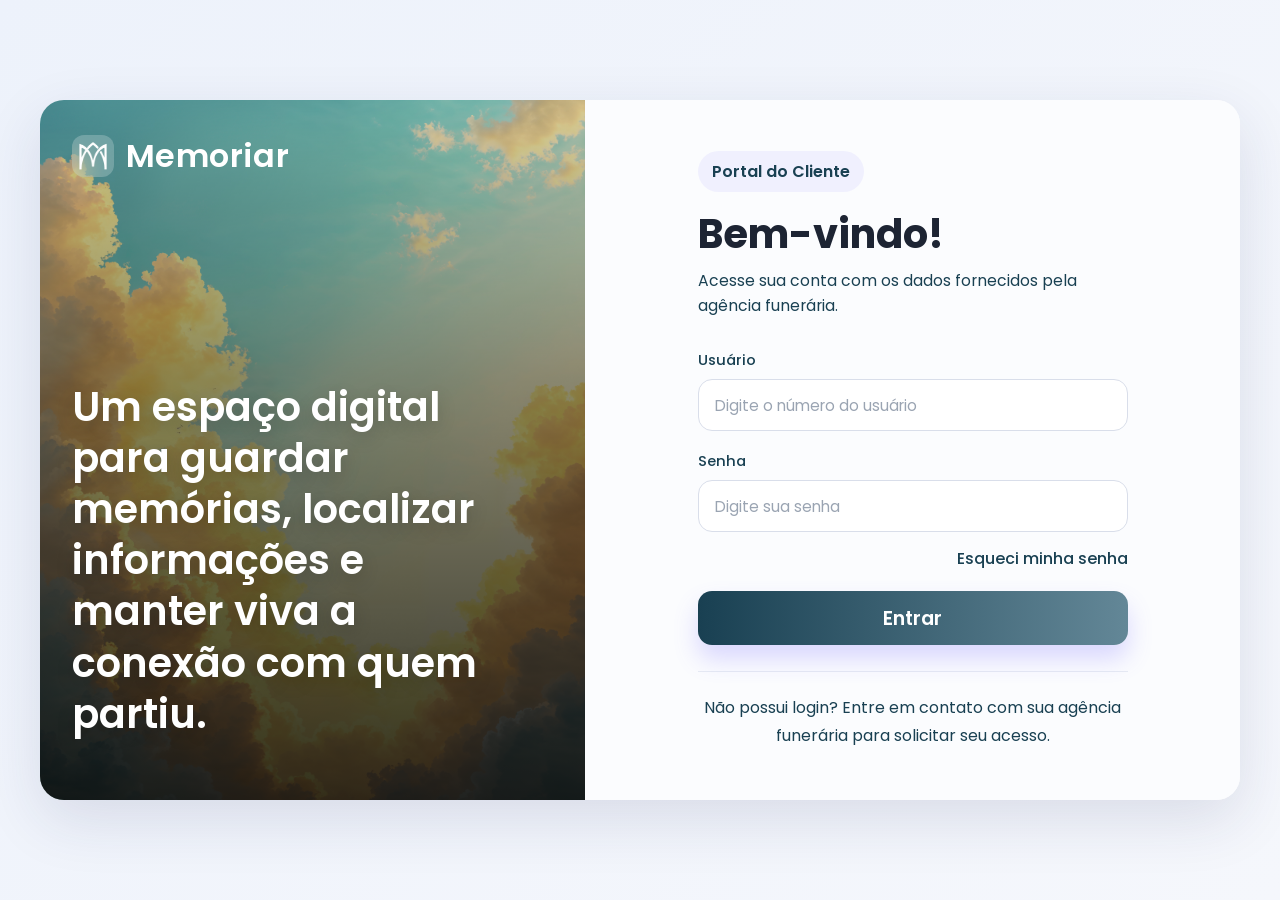
<file: Virto-e79b8183927378ea349231a5756c42de19c6c0fa/Memoriar_/login.html>
<!DOCTYPE html>
<html lang="pt-BR">
<head>
  <meta charset="UTF-8">
  <meta name="viewport" content="width=device-width, initial-scale=1.0">
  <title>Memoriar | Login</title>
  <link rel="preconnect" href="https://fonts.googleapis.com">
  <link rel="preconnect" href="https://fonts.gstatic.com" crossorigin>
  <link href="https://fonts.googleapis.com/css2?family=Poppins:wght@300;400;500;600;700&display=swap" rel="stylesheet">
  <link rel="stylesheet" href="style.css">
  <link rel="shortcut icon" href="Imagens/logo.png" type="image/x-icon">
</head>

<body>
  <main class="container">
    <!-- PAINEL ESQUERDO -->
    <section class="left-panel">
      <!-- LOGO -->
      <div class="brand">
        <div class="brand-icon"><img src="Imagens/logobranca.png" alt=""></div>
        <span class="brand-name">Memoriar</span>
      </div>
      <!-- FRASE SOBRE A IMAGEM -->
      <div class="left-content">
        <p class="quote">
          Um espaço digital para guardar memórias,
          localizar informações e manter viva a
          conexão com quem partiu.
        </p>
      </div>
    </section>
    <!-- PAINEL DIREITO -->
    <section class="right-panel">
      <div class="login-box">
        <span class="eyebrow">Portal do Cliente</span>
        <h1>Bem-vindo!</h1>
        <p class="subtitle">
          Acesse sua conta com os dados fornecidos
          pela agência funerária.
        </p>
        <!-- FORMULÁRIO -->
        <form class="login-form">
          <div class="input-group">
            <label for="email">Usuário</label>
            <input
              type="text"
              id="email"
              name="email"
              placeholder="Digite o número do usuário"
              autocomplete="username"
              required
            >
          </div>
          <div class="input-group">
            <label for="password">Senha</label>
            <input
              type="password"
              id="password"
              name="password"
              placeholder="Digite sua senha"
              autocomplete="current-password"
              required
            >
          </div>
          <div class="form-options">
            <a href="#">Esqueci minha senha</a>
          </div>
          <button type="submit" class="login-button">
            <a href="index.html">Entrar</a>
          </button>
        </form>
        <!-- INFORMAÇÕES DE ACESSO -->
        <p class="support-text">
          Não possui login?
          Entre em contato com sua agência funerária
          para solicitar seu acesso.
        </p>
      </div>
    </section>
  </main>
</body>
</html>
</file>
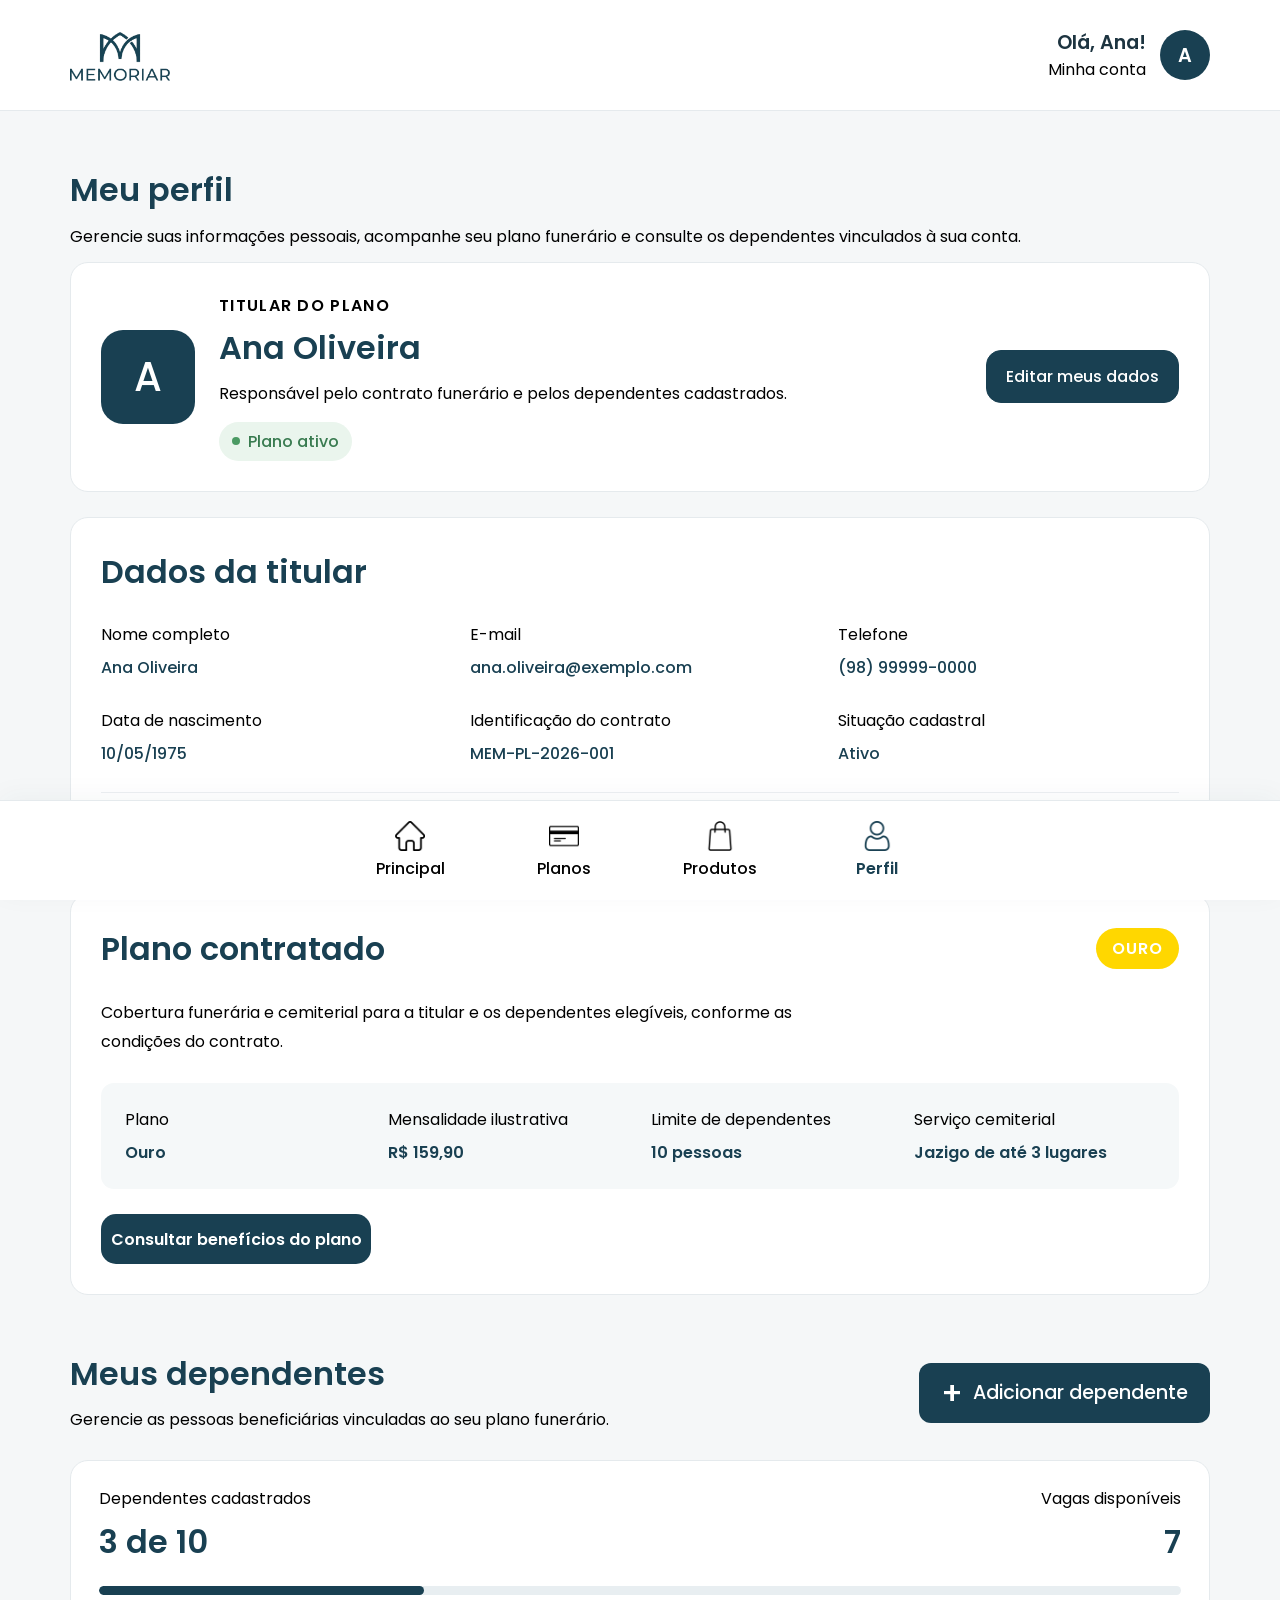
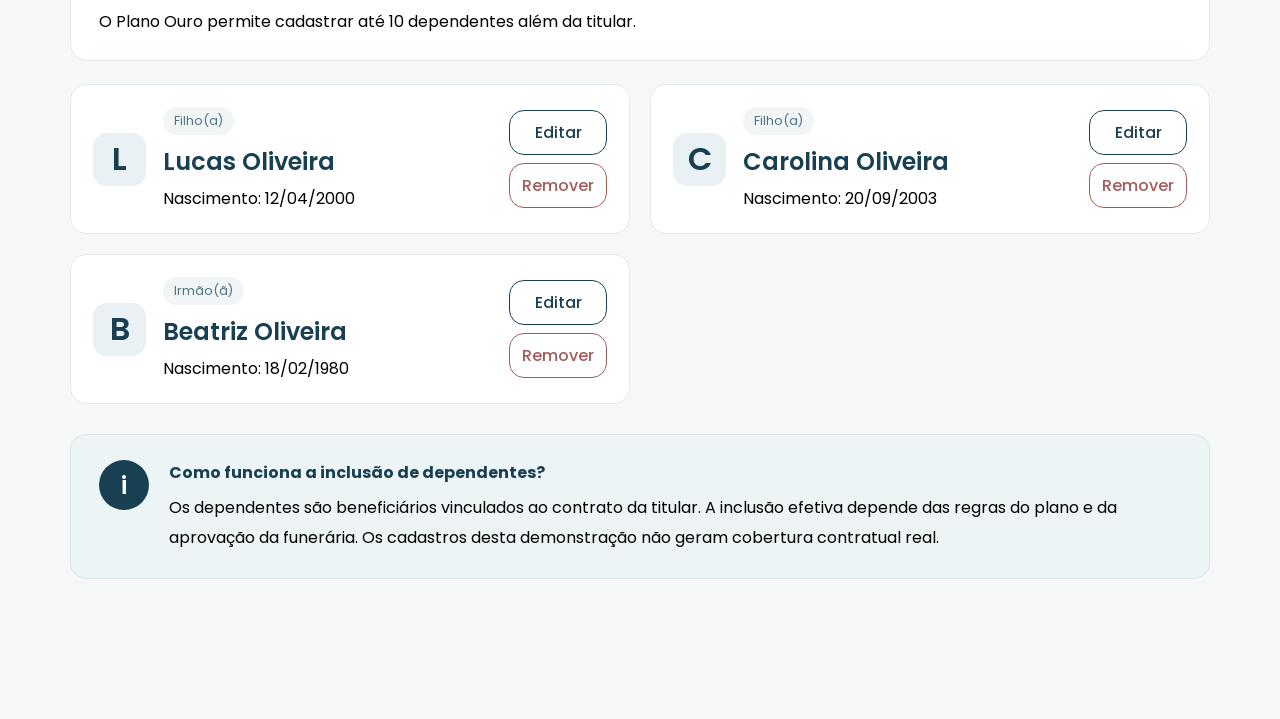
<file: Virto-e79b8183927378ea349231a5756c42de19c6c0fa/Memoriar_/perfil.html>
<!DOCTYPE html>
<html lang="pt-BR">
<head>
  <meta charset="UTF-8">
  <meta name="viewport" content="width=device-width, initial-scale=1.0">

  <title>Memoriar | Meu Perfil</title>

  <link rel="preconnect" href="https://fonts.googleapis.com">
  <link rel="preconnect" href="https://fonts.gstatic.com" crossorigin>

  <link href="https://fonts.googleapis.com/css2?family=Poppins:wght@300;400;500;600;700&display=swap" rel="stylesheet">

  <link rel="stylesheet" href="style.css">
  <link rel="shortcut icon" href="Imagens/logo.png" type="image/x-icon">
</head>

<body class="pagina-inicio pagina-conta">

  <!-- CABEÇALHO -->
  <header class="cabecalho">
    <div class="cabecalho-conteudo">

      <a href="index.html" class="logo-inicio">
        <img src="Imagens/logotipo.png" alt="Memoriar">
      </a>

      <div class="usuario">
        <div class="usuario-texto">
          <strong id="saudacaoConta">Olá, Ana!</strong>
          <span>Minha conta</span>
        </div>
        <div class="usuario-avatar" id="avatarCabecalho">A</div>
      </div>

    </div>
  </header>


  <!-- CONTEÚDO -->
  <main class="conta-container">

    <!-- INTRODUÇÃO -->
    <section class="conta-introducao">

      <h1>Meu perfil</h1>

      <p>
        Gerencie suas informações pessoais,
        acompanhe seu plano funerário e consulte
        os dependentes vinculados à sua conta.
      </p>
    </section>


    <!-- IDENTIFICAÇÃO -->
    <section class="conta-card conta-identificacao">

      <div class="conta-identificacao-dados">

        <div class="conta-avatar" id="avatarPrincipal">
          A
        </div>

        <div class="conta-identificacao-texto">
          <span class="conta-identificacao-label">
            TITULAR DO PLANO
          </span>

          <h2 id="nomeTitular">Ana Oliveira</h2>

          <p>
            Responsável pelo contrato funerário
            e pelos dependentes cadastrados.
          </p>

          <span class="conta-situacao">
            <span></span>
            Plano ativo
          </span>
        </div>

      </div>

      <div class="conta-identificacao-acoes">
        <button type="button"
                class="conta-botao-editar"
                id="editarTitular">
          Editar meus dados
        </button>
      </div>

    </section>


    <!-- DADOS PESSOAIS -->
    <section class="conta-card conta-dados">

      <div class="conta-card-topo">
        <div>
          <h2>Dados da titular</h2>
        </div>
      </div>

      <div class="conta-dados-grid">

        <div class="conta-dado">
          <span>Nome completo</span>
          <strong id="visualNome">Ana Oliveira</strong>
        </div>

        <div class="conta-dado">
          <span>E-mail</span>
          <strong id="visualEmail">
            ana.oliveira@exemplo.com
          </strong>
        </div>

        <div class="conta-dado">
          <span>Telefone</span>
          <strong id="visualTelefone">
            (98) 99999-0000
          </strong>
        </div>

        <div class="conta-dado">
          <span>Data de nascimento</span>
          <strong id="visualNascimento">
            10/05/1975
          </strong>
        </div>

        <div class="conta-dado">
          <span>Identificação do contrato</span>
          <strong>MEM-PL-2026-001</strong>
        </div>

        <div class="conta-dado">
          <span>Situação cadastral</span>
          <strong>Ativo</strong>
        </div>

      </div>

      <p class="conta-nota">
        Obs.: Para alterações contratuais ou documentos
        oficiais, entre em contato com a funerária.
      </p>

    </section>


    <!-- PLANO CONTRATADO -->
    <section class="conta-card conta-plano">

      <div class="conta-card-topo">
        <div>
          <h2>Plano contratado</h2>
        </div>

        <span class="conta-etiqueta-plano">
          OURO
        </span>
      </div>

      <p class="conta-plano-descricao">
        Cobertura funerária e cemiterial para
        a titular e os dependentes elegíveis,
        conforme as condições do contrato.
      </p>

      <div class="conta-plano-grid">

        <div>
          <span>Plano</span>
          <strong>Ouro</strong>
        </div>

        <div>
          <span>Mensalidade ilustrativa</span>
          <strong>R$ 159,90</strong>
        </div>

        <div>
          <span>Limite de dependentes</span>
          <strong>10 pessoas</strong>
        </div>

        <div>
          <span>Serviço cemiterial</span>
          <strong>Jazigo de até 3 lugares</strong>
        </div>

      </div>

      <a href="planos.html" class="conta-link-plano">
        Consultar benefícios do plano
      </a>

    </section>


    <!-- DEPENDENTES -->
    <section class="conta-dependentes" id="dependentes">

      <div class="conta-dependentes-cabecalho">

        <div>

          <h2>Meus dependentes</h2>

          <p>
            Gerencie as pessoas beneficiárias
            vinculadas ao seu plano funerário.
          </p>
        </div>

        <button type="button"
                class="conta-botao-adicionar"
                id="adicionarDependente">
          <span>+</span>
          Adicionar dependente
        </button>

      </div>


      <!-- CONTADOR -->
      <div class="conta-resumo-dependentes">

        <div class="conta-resumo-topo">
          <div>
            <span>Dependentes cadastrados</span>
            <strong id="contadorDependentes">
              3 de 10
            </strong>
          </div>

          <div class="conta-vagas">
            <span>Vagas disponíveis</span>
            <strong id="vagasDisponiveis">7</strong>
          </div>
        </div>

        <div class="conta-barra">
          <div class="conta-barra-progresso"
               id="barraDependentes"
               style="width:30%">
          </div>
        </div>

        <p>
          O Plano Ouro permite cadastrar até
          10 dependentes além da titular.
        </p>

      </div>


      <!-- LISTA DINÂMICA -->
      <div class="conta-lista-dependentes"
           id="listaDependentes">
      </div>


      <!-- NENHUM DEPENDENTE -->
      <div class="conta-sem-dependentes"
           id="semDependentes"
           hidden>

        <h3>Nenhum dependente cadastrado</h3>

        <p>
          Utilize o botão acima para adicionar
          a primeira pessoa beneficiária.
        </p>

      </div>

    </section>


    <!-- ORIENTAÇÃO -->
    <section class="conta-informacao">

      <div class="informacao-icone">i</div>

      <div>
        <h3>Como funciona a inclusão de dependentes?</h3>

        <p>
          Os dependentes são beneficiários
          vinculados ao contrato da titular.
          A inclusão efetiva depende das regras
          do plano e da aprovação da funerária.
          Os cadastros desta demonstração
          não geram cobertura contratual real.
        </p>
      </div>

    </section>

  </main>




  <!-- MENU INFERIOR COM IMAGENS -->
  <nav class="home-menu-inferior" aria-label="Menu principal">

    <div class="home-menu-conteudo">

      <a href="index.html" class="home-menu-item">
        <img src="Imagens/homepreto.png" alt="">
        <span>Principal</span>
      </a>

      <a href="planos.html" class="home-menu-item">
        <img src="Imagens/cartaopreto.png" alt="">
        <span>Planos</span>
      </a>

      <a href="produtos.html" class="home-menu-item">
        <img src="Imagens/sacolapreta.png" alt="">
        <span>Produtos</span>
      </a>

      <a href="perfil.html"
         class="home-menu-item ativo">
        <img src="Imagens/usuarioazul.png" alt="">
        <span>Perfil</span>
      </a>

    </div>

  </nav>


  <!-- MODAL: ADICIONAR / EDITAR DEPENDENTE -->
  <div class="conta-modal-overlay"
       id="modalDependente"
       aria-hidden="true">

    <div class="conta-modal"
         role="dialog"
         aria-modal="true"
         aria-labelledby="tituloModalDependente">

      <button type="button"
              class="conta-modal-fechar"
              id="fecharDependente"
              aria-label="Fechar">
        &times;
      </button>

      <h2 id="tituloModalDependente">
        Adicionar dependente
      </h2>

      <p>
        Preencha as informações básicas
        da pessoa beneficiária.
      </p>

      <form id="formDependente">

        <div class="conta-campo">
          <label for="depNome">Nome completo</label>
          <input type="text"
                 id="depNome"
                 maxlength="100"
                 placeholder="Nome do dependente"
                 autocomplete="off"
                 required>
        </div>

        <div class="conta-campos-duplos">

          <div class="conta-campo">
            <label for="depNascimento">
              Data de nascimento
            </label>

            <input type="date"
                   id="depNascimento"
                   required>
          </div>

          <div class="conta-campo">
            <label for="depVinculo">
              Parentesco ou vínculo
            </label>

            <select id="depVinculo" required>
              <option value="">Selecionar</option>
              <option value="Filho(a)">Filho(a)</option>
              <option value="Cônjuge">Cônjuge</option>
              <option value="Pai/Mãe">Pai/Mãe</option>
              <option value="Irmão(ã)">Irmão(ã)</option>
              <option value="Outro">Outro</option>
            </select>
          </div>

        </div>

        <p class="conta-modal-observacao">
          Os vínculos permitidos e os critérios
          de elegibilidade deverão ser definidos
          pela funerária responsável.
        </p>

        <div class="conta-modal-acoes">

          <button type="button"
                  class="conta-botao-cancelar"
                  id="cancelarDependente">
            Cancelar
          </button>

          <button type="submit"
                  class="conta-botao-salvar">
            Salvar dependente
          </button>

        </div>

      </form>

    </div>
  </div>


  <!-- MODAL: EDITAR TITULAR -->
  <div class="conta-modal-overlay"
       id="modalTitular"
       aria-hidden="true">

    <div class="conta-modal"
         role="dialog"
         aria-modal="true"
         aria-labelledby="tituloModalTitular">

      <button type="button"
              class="conta-modal-fechar"
              id="fecharTitular"
              aria-label="Fechar">
        &times;
      </button>

      <h2 id="tituloModalTitular">
        Editar meus dados
      </h2>

      <p>
        Atualize suas informações de contato
        nesta versão demonstrativa.
      </p>

      <form id="formTitular">

        <div class="conta-campo">
          <label for="titularNome">Nome completo</label>
          <input type="text"
                 id="titularNome"
                 maxlength="100"
                 required>
        </div>

        <div class="conta-campo">
          <label for="titularEmail">E-mail</label>
          <input type="email"
                 id="titularEmail"
                 required>
        </div>

        <div class="conta-campo">
          <label for="titularTelefone">Telefone</label>
          <input type="tel"
                 id="titularTelefone"
                 maxlength="20"
                 required>
        </div>

        <div class="conta-campo">
          <label for="titularNascimento">
            Data de nascimento
          </label>
          <input type="date"
                 id="titularNascimento"
                 required>
        </div>

        <div class="conta-modal-acoes">

          <button type="button"
                  class="conta-botao-cancelar"
                  id="cancelarTitular">
            Cancelar
          </button>

          <button type="submit"
                  class="conta-botao-salvar">
            Salvar alterações
          </button>

        </div>

      </form>

    </div>
  </div>


  <!-- JAVASCRIPT -->
  <script>

    /* ======================================
       DADOS DEMONSTRATIVOS
    ====================================== */

    const CHAVE_TITULAR = "memoriar_demo_titular";
    const CHAVE_DEPENDENTES = "memoriar_demo_dependentes";
    const LIMITE_DEPENDENTES = 10;

    const titularPadrao = {
      nome: "Ana Oliveira",
      email: "ana.oliveira@exemplo.com",
      telefone: "(98) 99999-0000",
      nascimento: "1975-05-10"
    };

    const dependentesPadrao = [
      {
        id: 1,
        nome: "Lucas Oliveira",
        nascimento: "2000-04-12",
        vinculo: "Filho(a)"
      },
      {
        id: 2,
        nome: "Carolina Oliveira",
        nascimento: "2003-09-20",
        vinculo: "Filho(a)"
      },
      {
        id: 3,
        nome: "Beatriz Oliveira",
        nascimento: "1980-02-18",
        vinculo: "Irmão(ã)"
      }
    ];


    /* ======================================
       ARMAZENAMENTO LOCAL
    ====================================== */

    function lerDados(chave, padrao) {
      try {
        const valor = localStorage.getItem(chave);
        return valor === null
          ? structuredClone(padrao)
          : JSON.parse(valor);
      } catch (erro) {
        return structuredClone(padrao);
      }
    }

    let titular = lerDados(
      CHAVE_TITULAR,
      titularPadrao
    );

    let dependentes = lerDados(
      CHAVE_DEPENDENTES,
      dependentesPadrao
    );

    if (!titular || typeof titular !== "object"
        || Array.isArray(titular)) {
      titular = structuredClone(titularPadrao);
    }

    if (!Array.isArray(dependentes)) {
      dependentes = structuredClone(dependentesPadrao);
    }

    function salvarDados() {
      try {
        localStorage.setItem(
          CHAVE_TITULAR,
          JSON.stringify(titular)
        );

        localStorage.setItem(
          CHAVE_DEPENDENTES,
          JSON.stringify(dependentes)
        );
      } catch (erro) {
        alert(
          "O navegador não permitiu salvar os dados. " +
          "As alterações ficarão apenas nesta sessão."
        );
      }
    }


    /* ======================================
       UTILITÁRIOS
    ====================================== */

    function formatarData(valor) {
      if (!valor) return "Não informado";

      const partes = valor.split("-");

      if (partes.length !== 3) {
        return "Não informado";
      }

      return partes[2] + "/" +
             partes[1] + "/" +
             partes[0];
    }

    function inicialNome(nome) {
      return (nome.trim().charAt(0) || "A")
        .toUpperCase();
    }

    function criarElemento(tag, classe, texto) {
      const el = document.createElement(tag);

      if (classe) {
        el.className = classe;
      }

      if (texto !== undefined) {
        el.textContent = texto;
      }

      return el;
    }


    /* ======================================
       ATUALIZAR TITULAR
    ====================================== */

    function atualizarTitular() {

      const nome = titular.nome.trim();
      const primeiroNome = nome.split(/\s+/)[0];

      document.getElementById("nomeTitular")
        .textContent = nome;

      document.getElementById("visualNome")
        .textContent = nome;

      document.getElementById("visualEmail")
        .textContent = titular.email;

      document.getElementById("visualTelefone")
        .textContent = titular.telefone;

      document.getElementById("visualNascimento")
        .textContent = formatarData(titular.nascimento);

      document.getElementById("saudacaoConta")
        .textContent = "Olá, " + primeiroNome + "!";

      document.getElementById("avatarPrincipal")
        .textContent = inicialNome(nome);

      document.getElementById("avatarCabecalho")
        .textContent = inicialNome(nome);
    }


    /* ======================================
       RENDERIZAR DEPENDENTES
    ====================================== */

    const listaDependentes =
      document.getElementById("listaDependentes");

    const contadorDependentes =
      document.getElementById("contadorDependentes");

    const vagasDisponiveis =
      document.getElementById("vagasDisponiveis");

    const barraDependentes =
      document.getElementById("barraDependentes");

    const semDependentes =
      document.getElementById("semDependentes");

    const adicionarDependente =
      document.getElementById("adicionarDependente");

    function renderizarDependentes() {

      listaDependentes.replaceChildren();

      const quantidade = dependentes.length;
      const vagas = Math.max(
        0,
        LIMITE_DEPENDENTES - quantidade
      );

      contadorDependentes.textContent =
        quantidade + " de " + LIMITE_DEPENDENTES;

      vagasDisponiveis.textContent = vagas;

      barraDependentes.style.width =
        Math.min(
          100,
          (quantidade / LIMITE_DEPENDENTES) * 100
        ) + "%";

      adicionarDependente.disabled =
        quantidade >= LIMITE_DEPENDENTES;

      adicionarDependente.title =
        vagas === 0
          ? "Limite de dependentes atingido"
          : "Adicionar dependente";

      semDependentes.hidden = quantidade !== 0;

      dependentes.forEach(function(dep) {

        const card = criarElemento(
          "article",
          "conta-dependente-card"
        );

        const avatar = criarElemento(
          "div",
          "conta-dependente-avatar",
          inicialNome(dep.nome)
        );

        const info = criarElemento(
          "div",
          "conta-dependente-info"
        );

        info.appendChild(
          criarElemento(
            "span",
            "conta-dependente-vinculo",
            dep.vinculo
          )
        );

        info.appendChild(
          criarElemento(
            "h3",
            "",
            dep.nome
          )
        );

        info.appendChild(
          criarElemento(
            "p",
            "",
            "Nascimento: " + formatarData(dep.nascimento)
          )
        );

        const acoes = criarElemento(
          "div",
          "conta-dependente-acoes"
        );

        const editar = criarElemento(
          "button",
          "conta-acao-editar",
          "Editar"
        );

        editar.type = "button";
        editar.dataset.acao = "editar";
        editar.dataset.id = String(dep.id);
        editar.setAttribute(
          "aria-label",
          "Editar " + dep.nome
        );

        const excluir = criarElemento(
          "button",
          "conta-acao-excluir",
          "Remover"
        );

        excluir.type = "button";
        excluir.dataset.acao = "excluir";
        excluir.dataset.id = String(dep.id);
        excluir.setAttribute(
          "aria-label",
          "Remover " + dep.nome
        );

        acoes.append(editar, excluir);
        card.append(avatar, info, acoes);

        listaDependentes.appendChild(card);
      });
    }


    /* ======================================
       MODAIS
    ====================================== */

    const modalDependente =
      document.getElementById("modalDependente");

    const modalTitular =
      document.getElementById("modalTitular");

    const formDependente =
      document.getElementById("formDependente");

    const formTitular =
      document.getElementById("formTitular");

    let dependenteEditando = null;
    let botaoAnterior = null;

    function abrirModal(modal, botao) {
      botaoAnterior = botao || document.activeElement;

      modal.classList.add("ativo");
      modal.setAttribute("aria-hidden", "false");

      document.body.classList.add(
        "conta-modal-aberto"
      );

      const primeiroCampo =
        modal.querySelector("input");

      if (primeiroCampo) {
        primeiroCampo.focus();
      }
    }

    function fecharModal(modal) {
      modal.classList.remove("ativo");
      modal.setAttribute("aria-hidden", "true");

      document.body.classList.remove(
        "conta-modal-aberto"
      );

      if (botaoAnterior &&
          document.contains(botaoAnterior)) {
        botaoAnterior.focus();
      } else {
        adicionarDependente.focus();
      }
    }


    /* ======================================
       ADICIONAR DEPENDENTE
    ====================================== */

    adicionarDependente.addEventListener(
      "click",
      function() {

        if (dependentes.length >= LIMITE_DEPENDENTES) {
          return;
        }

        dependenteEditando = null;

        formDependente.reset();

        document.getElementById(
          "tituloModalDependente"
        ).textContent = "Adicionar dependente";

        abrirModal(modalDependente, this);
      }
    );


    /* ======================================
       EDITAR OU EXCLUIR DEPENDENTE
    ====================================== */

    listaDependentes.addEventListener(
      "click",
      function(evento) {

        const botao = evento.target.closest(
          "button[data-acao]"
        );

        if (!botao) return;

        const id = Number(botao.dataset.id);

        const dep = dependentes.find(
          item => item.id === id
        );

        if (!dep) return;

        if (botao.dataset.acao === "editar") {

          dependenteEditando = id;

          document.getElementById(
            "tituloModalDependente"
          ).textContent = "Editar dependente";

          document.getElementById("depNome")
            .value = dep.nome;

          document.getElementById("depNascimento")
            .value = dep.nascimento;

          document.getElementById("depVinculo")
            .value = dep.vinculo;

          abrirModal(modalDependente, botao);

        } else if (
          botao.dataset.acao === "excluir"
        ) {

          const confirmar = confirm(
            "Deseja remover " + dep.nome +
            " da lista demonstrativa de dependentes?"
          );

          if (!confirmar) return;

          dependentes = dependentes.filter(
            item => item.id !== id
          );

          salvarDados();
          renderizarDependentes();

          adicionarDependente.focus();
        }
      }
    );


    /* ======================================
       SALVAR DEPENDENTE
    ====================================== */

    formDependente.addEventListener(
      "submit",
      function(evento) {

        evento.preventDefault();

        const nome = document.getElementById(
          "depNome"
        ).value.trim();

        const nascimento = document.getElementById(
          "depNascimento"
        ).value;

        const vinculo = document.getElementById(
          "depVinculo"
        ).value;

        const hoje = new Date()
          .toISOString()
          .slice(0, 10);

        if (!nome || !nascimento || !vinculo) {
          alert("Preencha todos os campos.");
          return;
        }

        if (nascimento > hoje) {
          alert(
            "A data de nascimento não pode " +
            "ser futura."
          );
          return;
        }

        if (dependenteEditando !== null) {

          const dep = dependentes.find(
            item => item.id === dependenteEditando
          );

          if (!dep) return;

          dep.nome = nome;
          dep.nascimento = nascimento;
          dep.vinculo = vinculo;

        } else {

          if (dependentes.length >= LIMITE_DEPENDENTES) {
            alert(
              "O Plano Ouro permite até " +
              LIMITE_DEPENDENTES + " dependentes."
            );
            return;
          }

          const novoId = dependentes.reduce(
            (maior, dep) =>
              Math.max(maior, Number(dep.id) || 0),
            0
          ) + 1;

          dependentes.push({
            id: novoId,
            nome: nome,
            nascimento: nascimento,
            vinculo: vinculo
          });

        }

        salvarDados();
        renderizarDependentes();
        fecharModal(modalDependente);
      }
    );


    /* ======================================
       EDITAR TITULAR
    ====================================== */

    document.getElementById("editarTitular")
      .addEventListener("click", function() {

        document.getElementById("titularNome")
          .value = titular.nome;

        document.getElementById("titularEmail")
          .value = titular.email;

        document.getElementById("titularTelefone")
          .value = titular.telefone;

        document.getElementById("titularNascimento")
          .value = titular.nascimento;

        abrirModal(modalTitular, this);
      });


    formTitular.addEventListener(
      "submit",
      function(evento) {

        evento.preventDefault();

        const nome = document.getElementById(
          "titularNome"
        ).value.trim();

        const email = document.getElementById(
          "titularEmail"
        ).value.trim();

        const telefone = document.getElementById(
          "titularTelefone"
        ).value.trim();

        const nascimento = document.getElementById(
          "titularNascimento"
        ).value;

        const hoje = new Date()
          .toISOString()
          .slice(0, 10);

        if (!nome || !email ||
            !telefone || !nascimento) {
          alert("Preencha todos os campos.");
          return;
        }

        if (nascimento > hoje) {
          alert("A data de nascimento é inválida.");
          return;
        }

        titular = {
          nome: nome,
          email: email,
          telefone: telefone,
          nascimento: nascimento
        };

        salvarDados();
        atualizarTitular();
        fecharModal(modalTitular);
      }
    );


    /* ======================================
       FECHAR MODAIS
    ====================================== */

    document.getElementById("fecharDependente")
      .addEventListener("click", () =>
        fecharModal(modalDependente)
      );

    document.getElementById("cancelarDependente")
      .addEventListener("click", () =>
        fecharModal(modalDependente)
      );

    document.getElementById("fecharTitular")
      .addEventListener("click", () =>
        fecharModal(modalTitular)
      );

    document.getElementById("cancelarTitular")
      .addEventListener("click", () =>
        fecharModal(modalTitular)
      );


    [modalDependente, modalTitular].forEach(
      function(modal) {

        modal.addEventListener(
          "click",
          function(evento) {
            if (evento.target === modal) {
              fecharModal(modal);
            }
          }
        );
      }
    );


    document.addEventListener(
      "keydown",
      function(evento) {

        const modalAtivo = document.querySelector(
          ".conta-modal-overlay.ativo"
        );

        if (!modalAtivo) return;

        if (evento.key === "Escape") {
          fecharModal(modalAtivo);
        }

        if (evento.key === "Tab") {

          const controles = Array.from(
            modalAtivo.querySelectorAll(
              "button:not([disabled]), " +
              "input:not([disabled]), " +
              "select:not([disabled])"
            )
          ).filter(
            el => el.offsetParent !== null
          );

          if (!controles.length) return;

          const primeiro = controles[0];
          const ultimo = controles[controles.length - 1];

          if (evento.shiftKey &&
              document.activeElement === primeiro) {
            evento.preventDefault();
            ultimo.focus();

          } else if (!evento.shiftKey &&
                     document.activeElement === ultimo) {
            evento.preventDefault();
            primeiro.focus();
          }
        }
      }
    );


    /* INICIALIZAR PÁGINA */

    atualizarTitular();
    renderizarDependentes();

  </script>

</body>
</html>
</file>
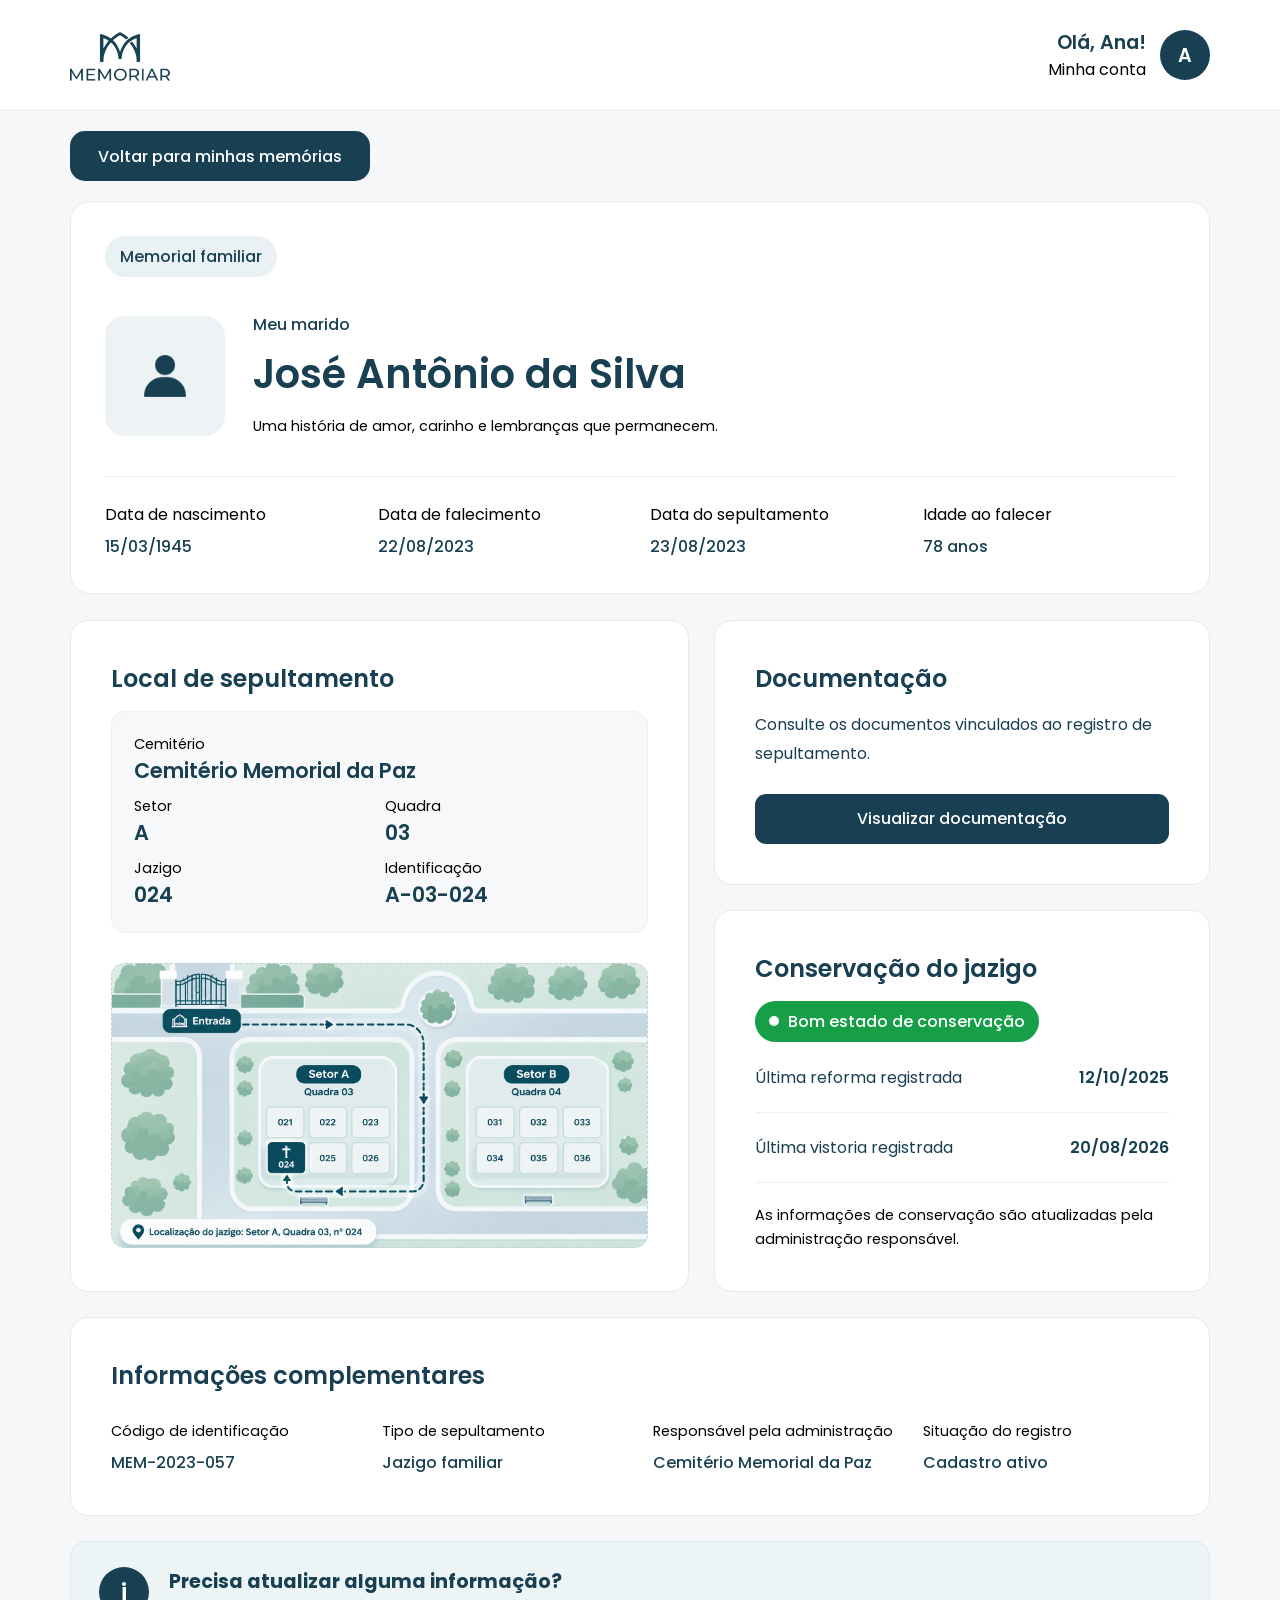
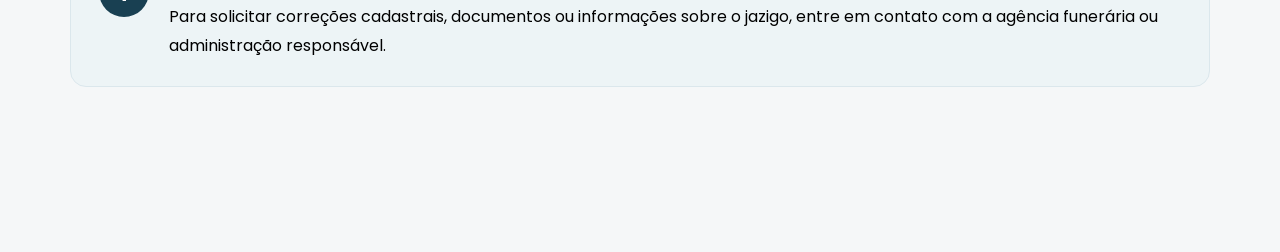
<file: Virto-e79b8183927378ea349231a5756c42de19c6c0fa/Memoriar_/perfil1.html>
<!DOCTYPE html>
<html lang="pt-BR">
<head>
  <meta charset="UTF-8">
  <meta name="viewport" content="width=device-width, initial-scale=1.0">
  <title>Memoriar | Perfil Memorial</title>
  <link rel="preconnect" href="https://fonts.googleapis.com">
  <link rel="preconnect" href="https://fonts.gstatic.com" crossorigin>
  <link href="https://fonts.googleapis.com/css2?family=Poppins:wght@300;400;500;600;700&display=swap" rel="stylesheet">
  <link rel="stylesheet" href="style.css">
  <link rel="shortcut icon" href="Imagens/logo.png" type="image/x-icon">
</head>
<body class="pagina-inicio pagina-perfil">
  <!-- CABEÇALHO -->
  <header class="cabecalho">
    <div class="cabecalho-conteudo">
      <a href="index.html" class="logo-inicio">
        <img src="Imagens/logotipo.png" alt="Memoriar">
      </a>
      <div class="usuario">
        <div class="usuario-texto">
          <strong>Olá, Ana!</strong>
          <span>Minha conta</span>
        </div>
        <div class="usuario-avatar">A</div>
      </div>
    </div>
  </header>
  <main class="conteudo-perfil">
    <!-- VOLTAR -->
    <a href="index.html" class="perfil-voltar">
      Voltar para minhas memórias
    </a>
    <!-- IDENTIFICAÇÃO -->
    <section class="perfil-identificacao">
      <div class="perfil-identificacao-topo">
        <span class="perfil-etiqueta">Memorial familiar</span>
        <span class="perfil-registro"></span>
      </div>
      <div class="perfil-identificacao-corpo">
        <div class="perfil-simbolo">
          <img src="Imagens/perfil.png" alt="">
        </div>
        <div class="perfil-identificacao-texto">
          <span class="perfil-vinculo">Meu marido</span>
          <h1>José Antônio da Silva</h1>
          <p>
            Uma história de amor, carinho e
              lembranças que permanecem.
          </p>
        </div>
      </div>
      <div class="perfil-identificacao-rodape">
        <div>
          <span>Data de nascimento</span>
          <strong>15/03/1945</strong>
        </div>
        <div>
          <span>Data de falecimento</span>
          <strong>22/08/2023</strong>
        </div>
        <div>
          <span>Data do sepultamento</span>
          <strong>23/08/2023</strong>
        </div>
        <div>
          <span>Idade ao falecer</span>
          <strong>78 anos</strong>
        </div>
      </div>
    </section>
    <!-- ÁREA PRINCIPAL -->
    <div class="perfil-grid">
      <!-- LOCALIZAÇÃO -->
      <section class="perfil-card perfil-localizacao">
        <div class="perfil-card-cabecalho">
          <div>
            <h2>Local de sepultamento</h2>
          </div>
        </div>
        <div class="perfil-local-dados">
          <div class="perfil-dado-largo">
            <span>Cemitério</span>
            <strong>Cemitério Memorial da Paz</strong>
          </div>
          <div>
            <span>Setor</span>
            <strong>A</strong>
          </div>
          <div>
            <span>Quadra</span>
            <strong>03</strong>
          </div>
          <div>
            <span>Jazigo</span>
            <strong>024</strong>
          </div>
          <div>
            <span>Identificação</span>
            <strong>A-03-024</strong>
          </div>
        </div>
        <!-- ESPAÇO PARA FUTURO MAPA -->
        <div class="perfil1-mapa">
        </div>
      </section>
      <!-- COLUNA LATERAL -->
      <div class="perfil-coluna-lateral">
        <!-- DOCUMENTAÇÃO -->
        <section class="perfil-card perfil-documentos-card">
          <div class="perfil-card-cabecalho">
            <div>
              <h2>Documentação</h2>
            </div>
          </div>
          <p class="perfil-card-descricao">
            Consulte os documentos vinculados
            ao registro de sepultamento.
          </p>
          <button
            type="button"
            class="perfil-botao-principal"
            id="abrirDocumentos"
          >
            Visualizar documentação
          </button>
        </section>
        <!-- CONSERVAÇÃO -->
        <section class="perfil-card perfil-conservacao">
          <div class="perfil-card-cabecalho">
            <div>
              <h2>Conservação do jazigo</h2>
            </div>
          </div>
          <div class="perfil-status">
            <span class="perfil-status-bolinha"></span>
            Bom estado de conservação
          </div>
          <div class="perfil-manutencao-dados">
            <div>
              <span>Última reforma registrada</span>
              <strong>12/10/2025</strong>
            </div>
            <div>
              <span>Última vistoria registrada</span>
              <strong>20/08/2026</strong>
            </div>
          </div>
          <p class="perfil-aviso">
            As informações de conservação são
            atualizadas pela administração responsável.
          </p>
        </section>
      </div>
    </div>
    <!-- INFORMAÇÕES ADICIONAIS -->
    <section class="perfil-card perfil-informacoes">
      <div class="perfil-card-cabecalho">
        <div>
          <h2>Informações complementares</h2>
        </div>
      </div>
      <div class="perfil-informacoes-grid">
        <div>
          <span>Código de identificação</span>
          <strong>MEM-2023-057</strong>
        </div>
        <div>
          <span>Tipo de sepultamento</span>
          <strong>Jazigo familiar</strong>
        </div>
        <div>
          <span>Responsável pela administração</span>
          <strong>Cemitério Memorial da Paz</strong>
        </div>
        <div>
          <span>Situação do registro</span>
          <strong>Cadastro ativo</strong>
        </div>
      </div>
    </section>
    <!-- AVISO -->
    <section class="perfil-aviso-final">
      <div class="informacao-icone">i</div>
      <div>
        <h3>Precisa atualizar alguma informação?</h3>
        <p>
          Para solicitar correções cadastrais,
          documentos ou informações sobre o jazigo,
          entre em contato com a agência funerária
          ou administração responsável.
        </p>
      </div>

    </section>

  </main>


  <!-- MODAL DE DOCUMENTAÇÃO -->
  <div
    class="perfil-modal-overlay"
    id="modalDocumentos"
    role="dialog"
    aria-modal="true"
    aria-labelledby="tituloDocumentos"
    aria-hidden="true"
  >

    <div class="perfil-modal">

      <button
        type="button"
        class="perfil-modal-fechar"
        id="fecharDocumentos"
        aria-label="Fechar documentação"
      >
        &times;
      </button>

      <div class="perfil-modal-topo">

        <h2 id="tituloDocumentos">Documentação</h2>

        <p>
          José Antônio da Silva
        </p>

      </div>


      <div class="perfil-lista-documentos">

        <!-- DOCUMENTO 1 -->
        <div class="perfil-documento-item">

          <div class="perfil-documento-icone"><img src="Imagens/caixao.png" alt=""></div>

          <div class="perfil-documento-texto">
            <strong>Certidão de óbito</strong>
            <span>Documento de registro civil</span>
          </div>

          <span class="perfil-doc-pendente">
            Indisponível
          </span>

        </div>


        <!-- DOCUMENTO 2 -->
        <div class="perfil-documento-item">

          <div class="perfil-documento-icone"><img src="Imagens/doc.png" alt=""></div>

          <div class="perfil-documento-texto">
            <strong>Guia de sepultamento</strong>
            <span>Autorização para sepultamento</span>
          </div>

          <span class="perfil-doc-pendente">
            Indisponível
          </span>

        </div>


        <!-- DOCUMENTO 3 -->
        <div class="perfil-documento-item">

          <div class="perfil-documento-icone"><img src="Imagens/obito.png" alt=""></div>

          <div class="perfil-documento-texto">
            <strong>Termo de concessão do jazigo</strong>
            <span>Documento de uso ou concessão</span>
          </div>

          <span class="perfil-doc-pendente">
            Indisponível
          </span>

        </div>


        <!-- DOCMENTO 4 -->
        <div class="perfil-documento-item">

          <div class="perfil-documento-icone"><img src="Imagens/caneta.png" alt=""></div>

          <div class="perfil-documento-texto">
            <strong>Documentação médica</strong>
            <span>Acesso sujeito à autorização</span>
          </div>

          <span class="perfil-doc-restrito">
            Restrito
          </span>

        </div>

      </div>


      <button
        type="button"
        class="perfil-modal-voltar"
        id="voltarDocumentos"
      >
        Fechar
      </button>

    </div>

  </div>


  <!-- JAVASCRIPT -->
  <script>

    const modalDocumentos =
      document.getElementById("modalDocumentos");

    const abrirDocumentos =
      document.getElementById("abrirDocumentos");

    const fecharDocumentos =
      document.getElementById("fecharDocumentos");

    const voltarDocumentos =
      document.getElementById("voltarDocumentos");


    function abrirModalDocumentos() {
      modalDocumentos.classList.add("ativo");
      modalDocumentos.setAttribute("aria-hidden", "false");
      document.body.classList.add("perfil-modal-aberto");
      fecharDocumentos.focus();
    }


    function fecharModalDocumentos() {
      modalDocumentos.classList.remove("ativo");
      modalDocumentos.setAttribute("aria-hidden", "true");
      document.body.classList.remove("perfil-modal-aberto");
      abrirDocumentos.focus();
    }


    abrirDocumentos.addEventListener(
      "click",
      abrirModalDocumentos
    );

    fecharDocumentos.addEventListener(
      "click",
      fecharModalDocumentos
    );

    voltarDocumentos.addEventListener(
      "click",
      fecharModalDocumentos
    );


    modalDocumentos.addEventListener(
      "click",
      function(evento) {
        if (evento.target === modalDocumentos) {
          fecharModalDocumentos();
        }
      }
    );


    document.addEventListener(
      "keydown",
      function(evento) {
        if (
          evento.key === "Escape" &&
          modalDocumentos.classList.contains("ativo")
        ) {
          fecharModalDocumentos();
        }

        if (
          evento.key === "Tab" &&
          modalDocumentos.classList.contains("ativo")
        ) {
          const controles = [
            fecharDocumentos,
            voltarDocumentos
          ];

          const atual = controles.indexOf(document.activeElement);

          if (evento.shiftKey && atual === 0) {
            evento.preventDefault();
            voltarDocumentos.focus();
          } else if (!evento.shiftKey && atual === 1) {
            evento.preventDefault();
            fecharDocumentos.focus();
          }
        }
      }
    );

  </script>

</body>
</html>
</file>
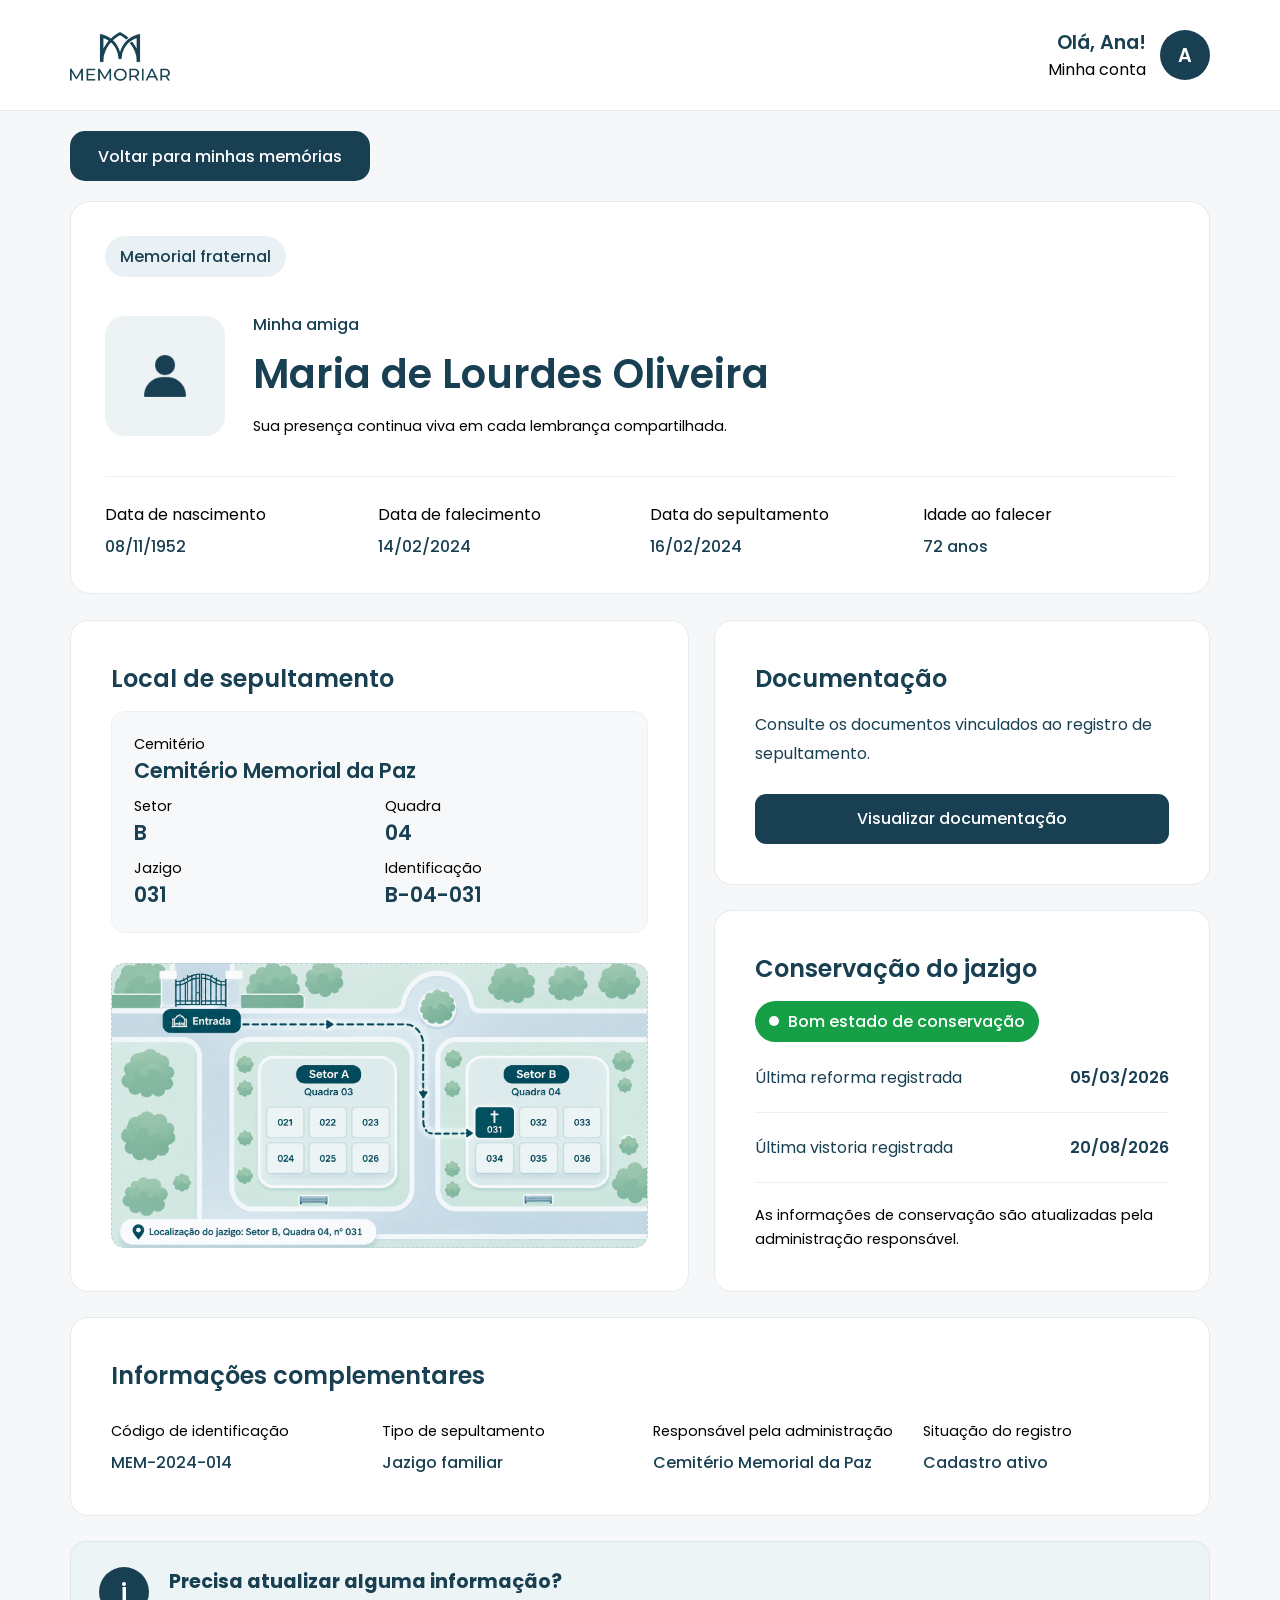
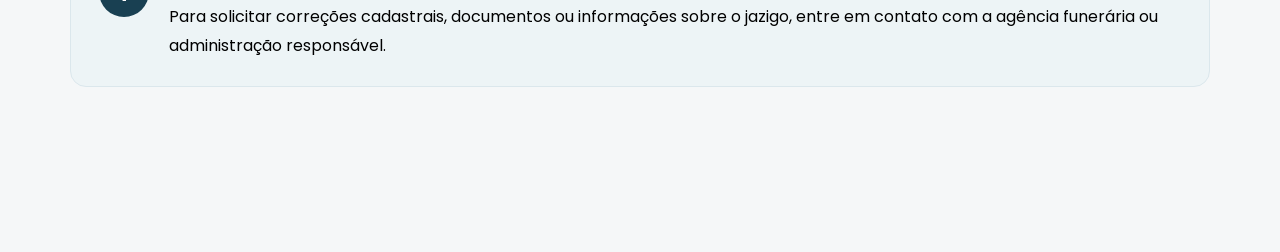
<file: Virto-e79b8183927378ea349231a5756c42de19c6c0fa/Memoriar_/perfil2.html>
<!DOCTYPE html>
<html lang="pt-BR">
<head>
  <meta charset="UTF-8">
  <meta name="viewport" content="width=device-width, initial-scale=1.0">
  <title>Memoriar | Perfil Memorial</title>
  <link rel="preconnect" href="https://fonts.googleapis.com">
  <link rel="preconnect" href="https://fonts.gstatic.com" crossorigin>
  <link href="https://fonts.googleapis.com/css2?family=Poppins:wght@300;400;500;600;700&display=swap" rel="stylesheet">
  <link rel="stylesheet" href="style.css">
  <link rel="shortcut icon" href="Imagens/logo.png" type="image/x-icon">
</head>
<body class="pagina-inicio pagina-perfil">
  <!-- CABEÇALHO -->
  <header class="cabecalho">
    <div class="cabecalho-conteudo">
      <a href="index.html" class="logo-inicio">
        <img src="Imagens/logotipo.png" alt="Memoriar">
      </a>
      <div class="usuario">
        <div class="usuario-texto">
          <strong>Olá, Ana!</strong>
          <span>Minha conta</span>
        </div>
        <div class="usuario-avatar">A</div>
      </div>
    </div>
  </header>
  <main class="conteudo-perfil">
    <!-- VOLTAR -->
    <a href="index.html" class="perfil-voltar">
        Voltar para minhas memórias
    </a>
    <!-- IDENTIFICAÇÃO -->
    <section class="perfil-identificacao">
      <div class="perfil-identificacao-topo">
        <span class="perfil-etiqueta">Memorial fraternal</span>
        <span class="perfil-registro"></span>
      </div>
      <div class="perfil-identificacao-corpo">
        <div class="perfil-simbolo">
          <img src="Imagens/perfil.png" alt="">
        </div>
        <div class="perfil-identificacao-texto">
          <span class="perfil-vinculo">Minha amiga</span>
          <h1>Maria de Lourdes Oliveira</h1>
          <p>
            Sua presença continua viva em cada
              lembrança compartilhada.
          </p>
        </div>
      </div>
      <div class="perfil-identificacao-rodape">
        <div>
          <span>Data de nascimento</span>
          <strong>08/11/1952</strong>
        </div>
        <div>
          <span>Data de falecimento</span>
          <strong>14/02/2024</strong>
        </div>
        <div>
          <span>Data do sepultamento</span>
          <strong>16/02/2024</strong>
        </div>
        <div>
          <span>Idade ao falecer</span>
          <strong>72 anos</strong>
        </div>
      </div>
    </section>
    <!-- ÁREA PRINCIPAL -->
    <div class="perfil-grid">
      <!-- LOCALIZAÇÃO -->
      <section class="perfil-card perfil-localizacao">
        <div class="perfil-card-cabecalho">
          <div>
            <h2>Local de sepultamento</h2>
          </div>
        </div>
        <div class="perfil-local-dados">
          <div class="perfil-dado-largo">
            <span>Cemitério</span>
            <strong>Cemitério Memorial da Paz</strong>
          </div>
          <div>
            <span>Setor</span>
            <strong>B</strong>
          </div>
          <div>
            <span>Quadra</span>
            <strong>04</strong>
          </div>
          <div>
            <span>Jazigo</span>
            <strong>031</strong>
          </div>
          <div>
            <span>Identificação</span>
            <strong>B-04-031</strong>
          </div>
        </div>
        <!-- ESPAÇO PARA FUTURO MAPA -->
        <div class="perfil2-mapa">
        </div>
      </section>
      <!-- COLUNA LATERAL -->
      <div class="perfil-coluna-lateral">
        <!-- DOCUMENTAÇÃO -->
        <section class="perfil-card perfil-documentos-card">
          <div class="perfil-card-cabecalho">
            <div>
              <h2>Documentação</h2>
            </div>
          </div>
          <p class="perfil-card-descricao">
            Consulte os documentos vinculados
            ao registro de sepultamento.
          </p>
          <button
            type="button"
            class="perfil-botao-principal"
            id="abrirDocumentos"
          >
            Visualizar documentação
          </button>
        </section>
        <!-- CONSERVAÇÃO -->
        <section class="perfil-card perfil-conservacao">
          <div class="perfil-card-cabecalho">
            <div>
              <h2>Conservação do jazigo</h2>
            </div>
          </div>
          <div class="perfil-status">
            <span class="perfil-status-bolinha"></span>
            Bom estado de conservação
          </div>
          <div class="perfil-manutencao-dados">
            <div>
              <span>Última reforma registrada</span>
              <strong>05/03/2026</strong>
            </div>
            <div>
              <span>Última vistoria registrada</span>
              <strong>20/08/2026</strong>
            </div>
          </div>
          <p class="perfil-aviso">
            As informações de conservação são
            atualizadas pela administração responsável.
          </p>
        </section>
      </div>
    </div>
    <!-- INFORMAÇÕES ADICIONAIS -->
    <section class="perfil-card perfil-informacoes">
      <div class="perfil-card-cabecalho">
        <div>
          <h2>Informações complementares</h2>
        </div>
      </div>
      <div class="perfil-informacoes-grid">
        <div>
          <span>Código de identificação</span>
          <strong>MEM-2024-014</strong>
        </div>
        <div>
          <span>Tipo de sepultamento</span>
          <strong>Jazigo familiar</strong>
        </div>
        <div>
          <span>Responsável pela administração</span>
          <strong>Cemitério Memorial da Paz</strong>
        </div>
        <div>
          <span>Situação do registro</span>
          <strong>Cadastro ativo</strong>
        </div>
      </div>
    </section>
    <!-- AVISO -->
    <section class="perfil-aviso-final">
      <div class="informacao-icone">i</div>
      <div>
        <h3>Precisa atualizar alguma informação?</h3>
        <p>
          Para solicitar correções cadastrais,
          documentos ou informações sobre o jazigo,
          entre em contato com a agência funerária
          ou administração responsável.
        </p>
      </div>

    </section>

  </main>


  <!-- MODAL DE DOCUMENTAÇÃO -->
  <div
    class="perfil-modal-overlay"
    id="modalDocumentos"
    role="dialog"
    aria-modal="true"
    aria-labelledby="tituloDocumentos"
    aria-hidden="true"
  >

    <div class="perfil-modal">

      <button
        type="button"
        class="perfil-modal-fechar"
        id="fecharDocumentos"
        aria-label="Fechar documentação"
      >
        &times;
      </button>

      <div class="perfil-modal-topo">

        <h2 id="tituloDocumentos">Documentação</h2>

        <p>
          Maria de Lourdes Oliveira
        </p>

      </div>


      <div class="perfil-lista-documentos">

        <!-- DOCUMENTO 1 -->
        <div class="perfil-documento-item">

          <div class="perfil-documento-icone"><img src="Imagens/caixao.png" alt=""></div>

          <div class="perfil-documento-texto">
            <strong>Certidão de óbito</strong>
            <span>Documento de registro civil</span>
          </div>

          <span class="perfil-doc-pendente">
            Indisponível
          </span>

        </div>


        <!-- DOCUMENTO 2 -->
        <div class="perfil-documento-item">

          <div class="perfil-documento-icone"><img src="Imagens/doc.png" alt=""></div>

          <div class="perfil-documento-texto">
            <strong>Guia de sepultamento</strong>
            <span>Autorização para sepultamento</span>
          </div>

          <span class="perfil-doc-pendente">
            Indisponível
          </span>

        </div>


        <!-- DOCUMENTO 3 -->
        <div class="perfil-documento-item">

          <div class="perfil-documento-icone"><img src="Imagens/obito.png" alt=""></div>

          <div class="perfil-documento-texto">
            <strong>Termo de concessão do jazigo</strong>
            <span>Documento de uso ou concessão</span>
          </div>

          <span class="perfil-doc-pendente">
            Indisponível
          </span>

        </div>


        <!-- DOCMENTO 4 -->
        <div class="perfil-documento-item">

          <div class="perfil-documento-icone"><img src="Imagens/caneta.png" alt=""></div>

          <div class="perfil-documento-texto">
            <strong>Documentação médica</strong>
            <span>Acesso sujeito à autorização</span>
          </div>

          <span class="perfil-doc-restrito">
            Restrito
          </span>

        </div>

      </div>


      <button
        type="button"
        class="perfil-modal-voltar"
        id="voltarDocumentos"
      >
        Fechar
      </button>

    </div>

  </div>


  <!-- JAVASCRIPT -->
  <script>

    const modalDocumentos =
      document.getElementById("modalDocumentos");

    const abrirDocumentos =
      document.getElementById("abrirDocumentos");

    const fecharDocumentos =
      document.getElementById("fecharDocumentos");

    const voltarDocumentos =
      document.getElementById("voltarDocumentos");


    function abrirModalDocumentos() {
      modalDocumentos.classList.add("ativo");
      modalDocumentos.setAttribute("aria-hidden", "false");
      document.body.classList.add("perfil-modal-aberto");
      fecharDocumentos.focus();
    }


    function fecharModalDocumentos() {
      modalDocumentos.classList.remove("ativo");
      modalDocumentos.setAttribute("aria-hidden", "true");
      document.body.classList.remove("perfil-modal-aberto");
      abrirDocumentos.focus();
    }


    abrirDocumentos.addEventListener(
      "click",
      abrirModalDocumentos
    );

    fecharDocumentos.addEventListener(
      "click",
      fecharModalDocumentos
    );

    voltarDocumentos.addEventListener(
      "click",
      fecharModalDocumentos
    );


    modalDocumentos.addEventListener(
      "click",
      function(evento) {
        if (evento.target === modalDocumentos) {
          fecharModalDocumentos();
        }
      }
    );


    document.addEventListener(
      "keydown",
      function(evento) {
        if (
          evento.key === "Escape" &&
          modalDocumentos.classList.contains("ativo")
        ) {
          fecharModalDocumentos();
        }

        if (
          evento.key === "Tab" &&
          modalDocumentos.classList.contains("ativo")
        ) {
          const controles = [
            fecharDocumentos,
            voltarDocumentos
          ];

          const atual = controles.indexOf(document.activeElement);

          if (evento.shiftKey && atual === 0) {
            evento.preventDefault();
            voltarDocumentos.focus();
          } else if (!evento.shiftKey && atual === 1) {
            evento.preventDefault();
            fecharDocumentos.focus();
          }
        }
      }
    );

  </script>

</body>
</html>
</file>
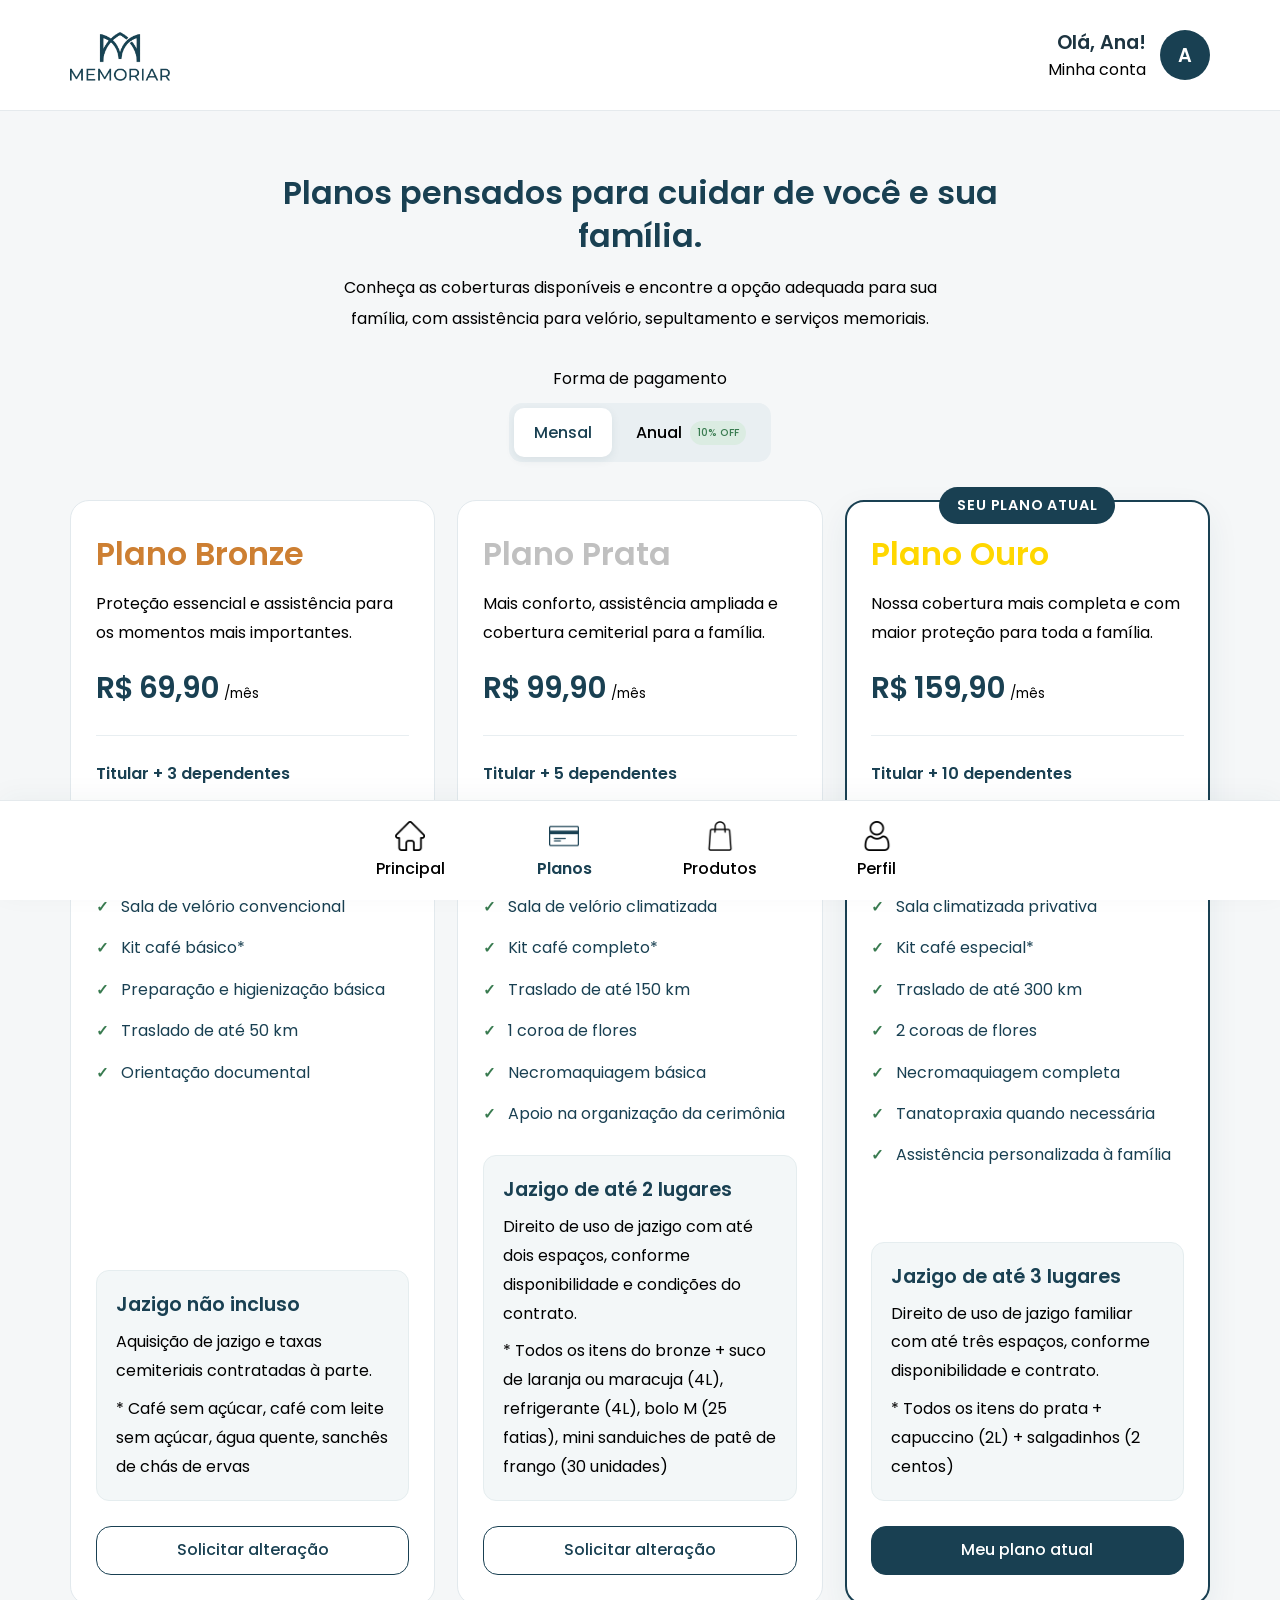
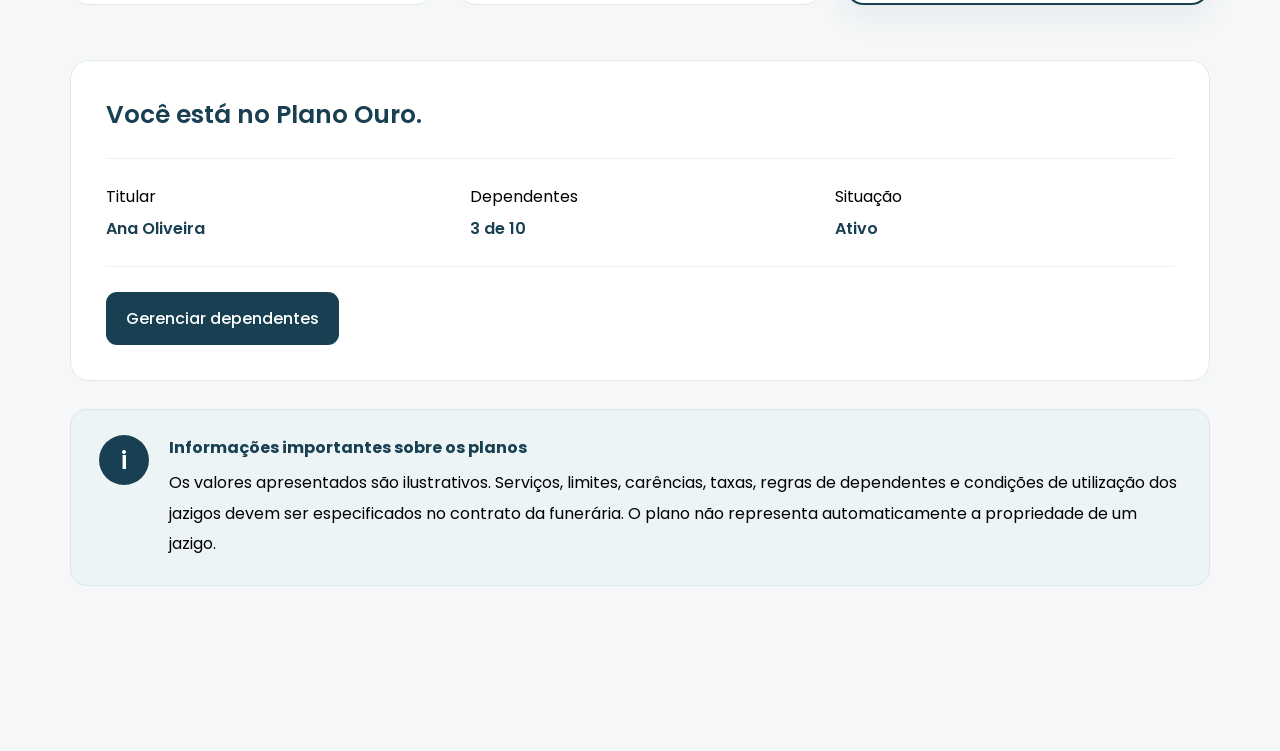
<file: Virto-e79b8183927378ea349231a5756c42de19c6c0fa/Memoriar_/planos.html>
<!DOCTYPE html>
<html lang="pt-BR">
<head>
  <meta charset="UTF-8">
  <meta name="viewport" content="width=device-width, initial-scale=1.0">
  <title>Memoriar | Planos</title>

  <link rel="preconnect" href="https://fonts.googleapis.com">
  <link rel="preconnect" href="https://fonts.gstatic.com" crossorigin>
  <link href="https://fonts.googleapis.com/css2?family=Poppins:wght@300;400;500;600;700&display=swap" rel="stylesheet">

  <link rel="stylesheet" href="style.css">
  <link rel="shortcut icon" href="Imagens/logo.png" type="image/x-icon">
</head>

<body class="pagina-inicio pagina-planos">

  <!-- CABEÇALHO PADRÃO -->
  <header class="cabecalho">
    <div class="cabecalho-conteudo">

      <a href="index.html" class="logo-inicio">
        <img src="Imagens/logotipo.png" alt="Logo Memoriar">
      </a>

      <div class="usuario">
        <div class="usuario-texto">
          <strong>Olá, Ana!</strong>
          <span>Minha conta</span>
        </div>
        <div class="usuario-avatar">A</div>
      </div>

    </div>
  </header>


  <main class="planos-container">

    <!-- APRESENTAÇÃO -->
    <section class="planos-apresentacao">

      <h1>Planos pensados para cuidar de você e sua família.</h1>

      <p>
        Conheça as coberturas disponíveis e encontre
        a opção adequada para sua família, com
        assistência para velório, sepultamento
        e serviços memoriais.
      </p>

      <!-- SELETOR DE PAGAMENTO -->
      <div class="planos-pagamento">

        <span>Forma de pagamento</span>

        <div class="planos-seletor" role="group"
             aria-label="Periodicidade do pagamento">

          <button
            type="button"
            class="planos-periodo ativo"
            data-periodo="mensal"
            aria-pressed="true"
          >
            Mensal
          </button>

          <button
            type="button"
            class="planos-periodo"
            data-periodo="anual"
            aria-pressed="false"
          >
            Anual
            <span>10% OFF</span>
          </button>

        </div>

      </div>

    </section>


    <!-- CARDS DOS PLANOS -->
    <section class="planos-lista">

      <!-- PLANO BRONZE -->
      <article class="planos-card">

        <h2 style="color: #CD7F32;">Plano Bronze</h2>

        <p class="planos-descricao">
          Proteção essencial e assistência
          para os momentos mais importantes.
        </p>

        <div class="planos-valor">
          <span class="planos-preco"
                data-mensal="69,90"
                data-anual="754,92">
            R$ 69,90
          </span>
          <span class="planos-unidade">/mês</span>
        </div>

        <div class="planos-divisor"></div>

        <div class="planos-beneficiarios">
          <strong>Titular + 3 dependentes</strong>
        </div>

        <ul class="planos-beneficios">

          <li>Atendimento funerário 24 horas</li>
          <li>Urna funerária padrão</li>
          <li>Sala de velório convencional</li>
          <li>Kit café básico*</li>
          <li>Preparação e higienização básica</li>
          <li>Traslado de até 50 km</li>
          <li>Orientação documental</li>

        </ul>

        <div class="planos-cemiterio">

          <strong>Jazigo não incluso</strong>

          <p>
            Aquisição de jazigo e taxas
            cemiteriais contratadas à parte.
          </p>
          <p>
            * Café sem açúcar, café com leite sem açúcar, água quente, sanchês de chás de ervas
          </p>
        </div>

        <a
          href="#"
          class="planos-botao"
        >
          Solicitar alteração
      </a>

      </article>


      <!-- PLANO PRATA -->
      <article class="planos-card planos-prata">

        <h2 style="color: #C0C0C0;">Plano Prata</h2>

        <p class="planos-descricao">
          Mais conforto, assistência ampliada
          e cobertura cemiterial para a família.
        </p>

        <div class="planos-valor">
          <span class="planos-preco"
                data-mensal="119,90"
                data-anual="1.294,92">
            R$ 99,90
          </span>
          <span class="planos-unidade">/mês</span>
        </div>


        <div class="planos-divisor"></div>

        <div class="planos-beneficiarios">
          <strong>Titular + 5 dependentes</strong>
        </div>

        <ul class="planos-beneficios">

          <li>Todos os serviços básicos do Bronze</li>
          <li>Urna funerária semiluxo</li>
          <li>Sala de velório climatizada</li>
          <li>Kit café completo*</li>
          <li>Traslado de até 150 km</li>
          <li>1 coroa de flores</li>
          <li>Necromaquiagem básica</li>
          <li>Apoio na organização da cerimônia</li>

        </ul>

        <div class="planos-cemiterio">

          <strong>Jazigo de até 2 lugares</strong>

          <p>
            Direito de uso de jazigo com até
            dois espaços, conforme disponibilidade
            e condições do contrato.
          </p>
          <p>
            * Todos os itens do bronze + suco de laranja ou maracuja (4L), refrigerante (4L), bolo M (25 fatias), mini sanduiches de patê de frango (30 unidades) 
          </p>
        </div>

        <a
          href="#"
          class="planos-botao"
        >
          Solicitar alteração
      </a>

      </article>


      <!-- PLANO OURO -->
      <article class="planos-card planos-ouro">

        <div class="planos-destaque">
          SEU PLANO ATUAL
        </div>

        <h2 style="color: #FFD700;">Plano Ouro</h2>

        <p class="planos-descricao">
          Nossa cobertura mais completa e com
          maior proteção para toda a família.
        </p>

        <div class="planos-valor">
          <span class="planos-preco"
                data-mensal="189,90"
                data-anual="2.050,92">
            R$ 159,90
          </span>
          <span class="planos-unidade">/mês</span>
        </div>

        <div class="planos-divisor"></div>

        <div class="planos-beneficiarios">
          <strong>Titular + 10 dependentes</strong>
        </div>

        <ul class="planos-beneficios">

          <li>Todos os serviços básicos do Bronze</li>
          <li>Urna funerária luxo</li>
          <li>Sala climatizada privativa</li>
          <li>Kit café especial*</li>
          <li>Traslado de até 300 km</li>
          <li>2 coroas de flores</li>
          <li>Necromaquiagem completa</li>
          <li>Tanatopraxia quando necessária</li>
          <li>Assistência personalizada à família</li>
        </ul>

        <div class="planos-cemiterio">

          <strong>Jazigo de até 3 lugares</strong>

          <p>
            Direito de uso de jazigo familiar
            com até três espaços, conforme
            disponibilidade e contrato.
          </p>
          <p>
            * Todos os itens do prata + capuccino (2L) + salgadinhos (2 centos)
          </p>
        </div>

        <a
          href="#"
          class="planos-botao planos-contratado"
        >
          Meu plano atual
      </a>

      </article>

    </section>


    <!-- PLANO DA ANA -->
    <section class="planos-minha-conta">

      <div class="planos-minha-conta-texto">

        <h2>Você está no Plano Ouro.</h2>

        <div class="planos-resumo-conta">

          <div>
            <span>Titular</span>
            <strong>Ana Oliveira</strong>
          </div>

          <div>
            <span>Dependentes</span>
            <strong>3 de 10</strong>
          </div>

          <div>
            <span>Situação</span>
            <strong>Ativo</strong>
          </div>

        </div>

        <a href="perfil.html#dependentes"
          class="planos-botao-conta"
        >
          Gerenciar dependentes
      </a>

      </div>

    </section>


    <!-- INFORMAÇÃO IMPORTANTE -->
    <section class="planos-informacao">

      <div class="informacao-icone">i</div>

      <div>
        <h3>Informações importantes sobre os planos</h3>

        <p>
          Os valores apresentados são ilustrativos.
          Serviços, limites, carências, taxas,
          regras de dependentes e condições de
          utilização dos jazigos devem ser
          especificados no contrato da funerária.
          O plano não representa automaticamente
          a propriedade de um jazigo.
        </p>
      </div>

    </section>

  </main>


  <!-- MENU INFERIOR COM IMAGENS -->
  <nav class="home-menu-inferior" aria-label="Menu principal">

    <div class="home-menu-conteudo">

      <a href="index.html" class="home-menu-item">
        <img src="Imagens/homepreto.png" alt="">
        <span>Principal</span>
      </a>

      <a href="planos.html"
         class="home-menu-item ativo"
         aria-current="page">
        <img src="Imagens/cartaoazul.png" alt="">
        <span>Planos</span>
      </a>
      <a href="produtos.html" type="button"
              class="home-menu-item">
        <img src="Imagens/sacolapreta.png" alt="">
        <span>Produtos</span>
      </a>

      <a href="perfil.html"
              class="home-menu-item">
        <img src="Imagens/usuariopreto.png" alt="">
        <span>Perfil</span>
    </a>

    </div>

  </nav>


  <!-- MODAL DE SOLICITAÇÃO -->
  <div class="planos-modal-overlay"
       id="modalPlanos"
       aria-hidden="true">

    <div class="planos-modal"
         role="dialog"
         aria-modal="true"
         aria-labelledby="modalPlanosTitulo">

      <button type="button"
              class="planos-modal-fechar"
              id="fecharModalPlanos"
              aria-label="Fechar">
        &times;
      </button>


      <h2 id="modalPlanosTitulo">
        Alteração de plano
      </h2>

      <p id="modalPlanosTexto">
        Esta funcionalidade será disponibilizada
        futuramente.
      </p>

      <button type="button"
              class="planos-modal-botao"
              id="entendiPlanos">
        Entendi
      </button>

    </div>

  </div>


  <!-- JAVASCRIPT -->
  <script>

    // ALTERNAR PREÇOS MENSAIS E ANUAIS

    const botoesPeriodo =
      document.querySelectorAll(".planos-periodo");

    const precos =
      document.querySelectorAll(".planos-preco");

    const unidades =
      document.querySelectorAll(".planos-unidade");

    botoesPeriodo.forEach(function(botao) {

      botao.addEventListener("click", function() {

        const periodo = botao.dataset.periodo;

        botoesPeriodo.forEach(function(item) {
          const ativo = item === botao;
          item.classList.toggle("ativo", ativo);
          item.setAttribute("aria-pressed", String(ativo));
        });

        precos.forEach(function(preco) {

          if (periodo === "anual") {
            preco.textContent = "R$ " + preco.dataset.anual;
          } else {
            preco.textContent = "R$ " + preco.dataset.mensal;
          }

        });

        unidades.forEach(function(unidade) {
          unidade.textContent =
            periodo === "anual" ? "/ano" : "/mês";
        });

      });

    });


    // MODAL DE FUNCIONALIDADES FUTURAS

    const modalPlanos =
      document.getElementById("modalPlanos");

    const tituloModal =
      document.getElementById("modalPlanosTitulo");

    const textoModal =
      document.getElementById("modalPlanosTexto");

    const fecharModalPlanos =
      document.getElementById("fecharModalPlanos");

    const entendiPlanos =
      document.getElementById("entendiPlanos");

    let ultimoBotaoPlanos = null;

    function abrirAvisoPlanos(titulo, mensagem, botao) {
      ultimoBotaoPlanos = botao;
      tituloModal.textContent = titulo;
      textoModal.textContent = mensagem;

      modalPlanos.classList.add("ativo");
      modalPlanos.setAttribute("aria-hidden", "false");
      fecharModalPlanos.focus();
    }

    function fecharAvisoPlanos() {
      modalPlanos.classList.remove("ativo");
      modalPlanos.setAttribute("aria-hidden", "true");

      if (ultimoBotaoPlanos) {
        ultimoBotaoPlanos.focus();
      }
    }

    document.querySelectorAll(".planos-solicitar")
      .forEach(function(botao) {

        botao.addEventListener("click", function() {

          abrirAvisoPlanos(
            "Solicitar Plano " + botao.dataset.plano,

            "Ana Oliveira já possui o Plano Ouro. " +
            "Para alterar o plano contratado, " +
            "será necessário solicitar atendimento " +
            "à funerária responsável.",

            botao
          );

        });

      });

    document.getElementById("gerenciarDependentes")
      .addEventListener("click", function() {

        abrirAvisoPlanos(
          "Gerenciar dependentes",

          "Em breve será possível consultar, " +
          "adicionar e gerenciar os dependentes " +
          "do plano funerário.",

          this
        );

      });

    document.querySelectorAll("[data-futuro]")
      .forEach(function(botao) {

        botao.addEventListener("click", function() {

          const pagina = botao.dataset.futuro;

          abrirAvisoPlanos(
            pagina,
            "A página de " + pagina.toLowerCase() +
            " será desenvolvida nas próximas etapas " +
            "do Memoriar.",
            botao
          );

        });

      });

    fecharModalPlanos.addEventListener(
      "click", fecharAvisoPlanos
    );

    entendiPlanos.addEventListener(
      "click", fecharAvisoPlanos
    );

    modalPlanos.addEventListener("click", function(evento) {
      if (evento.target === modalPlanos) {
        fecharAvisoPlanos();
      }
    });

    document.addEventListener("keydown", function(evento) {

      if (
        evento.key === "Escape" &&
        modalPlanos.classList.contains("ativo")
      ) {
        fecharAvisoPlanos();
      }

      if (
        evento.key === "Tab" &&
        modalPlanos.classList.contains("ativo")
      ) {

        const controles = [
          fecharModalPlanos,
          entendiPlanos
        ];

        const atual =
          controles.indexOf(document.activeElement);

        if (evento.shiftKey && atual === 0) {
          evento.preventDefault();
          entendiPlanos.focus();

        } else if (!evento.shiftKey && atual === 1) {
          evento.preventDefault();
          fecharModalPlanos.focus();
        }

      }

    });

  </script>

</body>
</html>
</file>
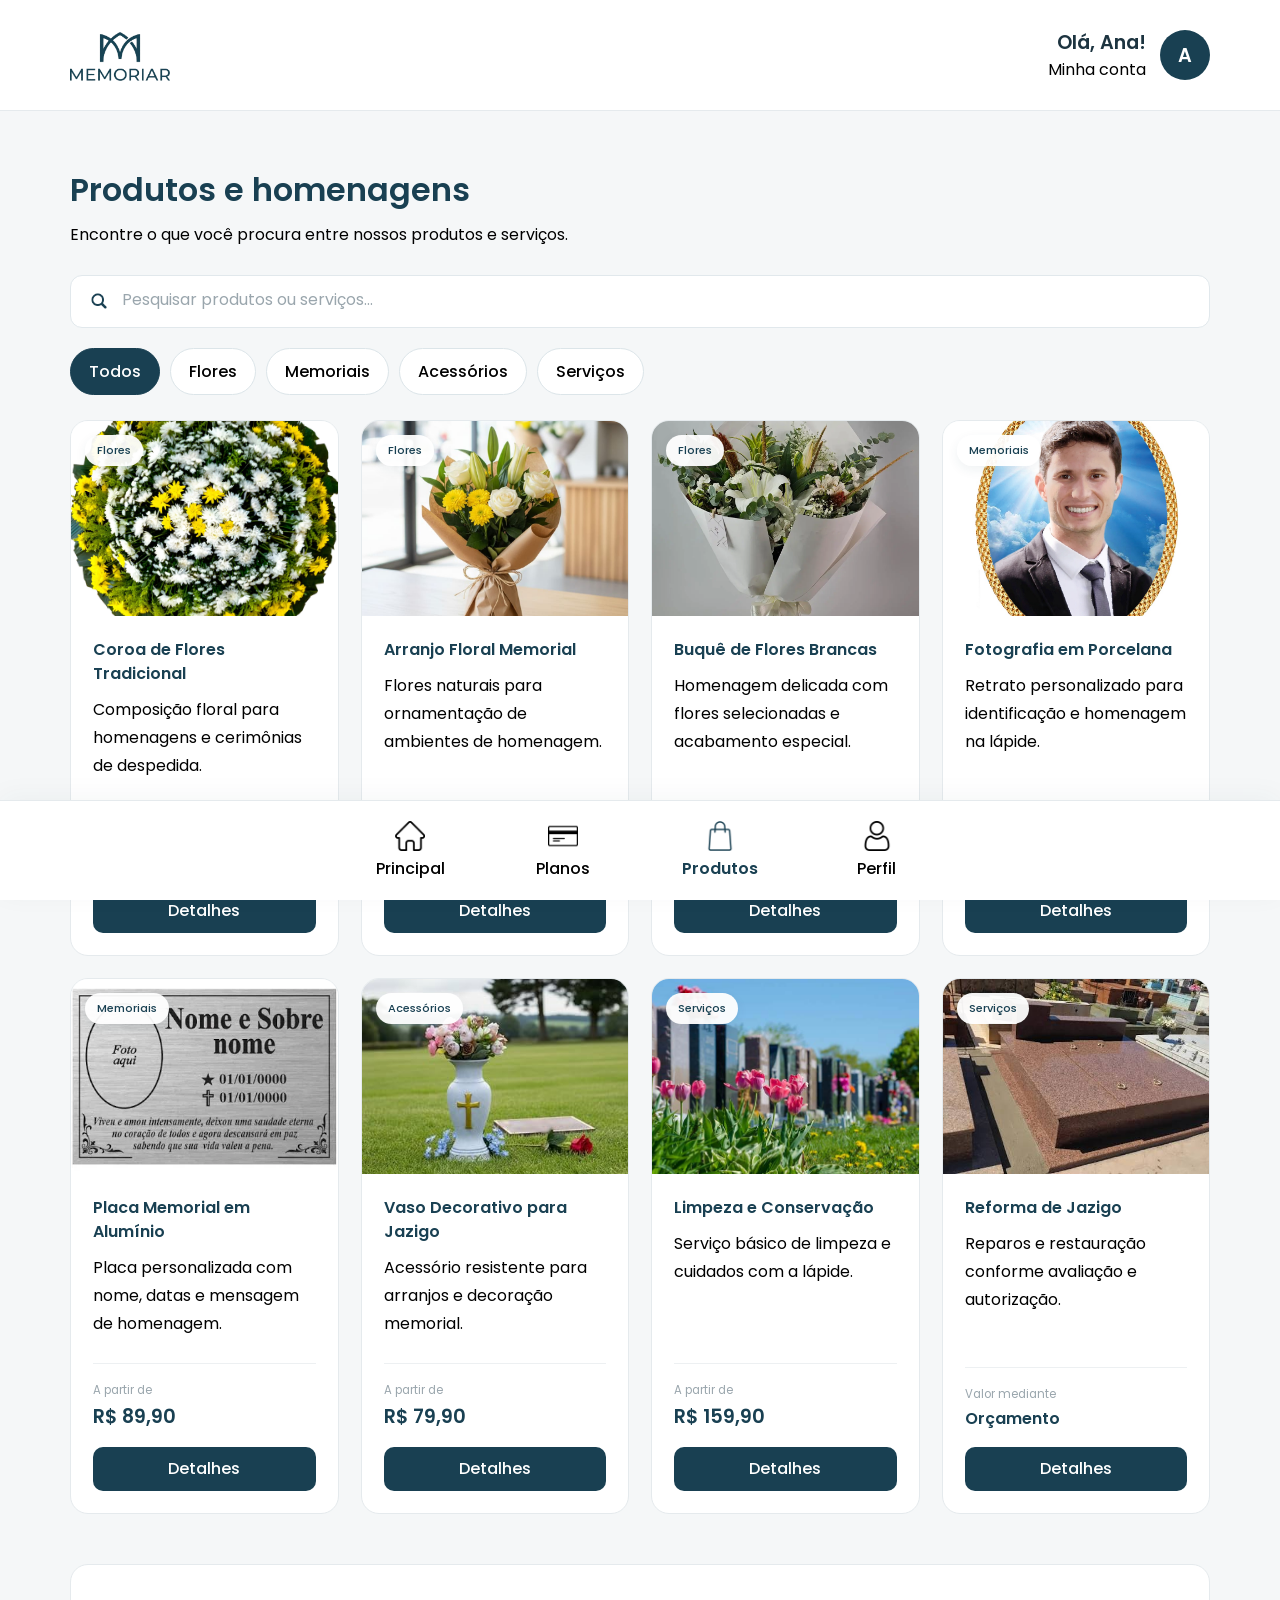
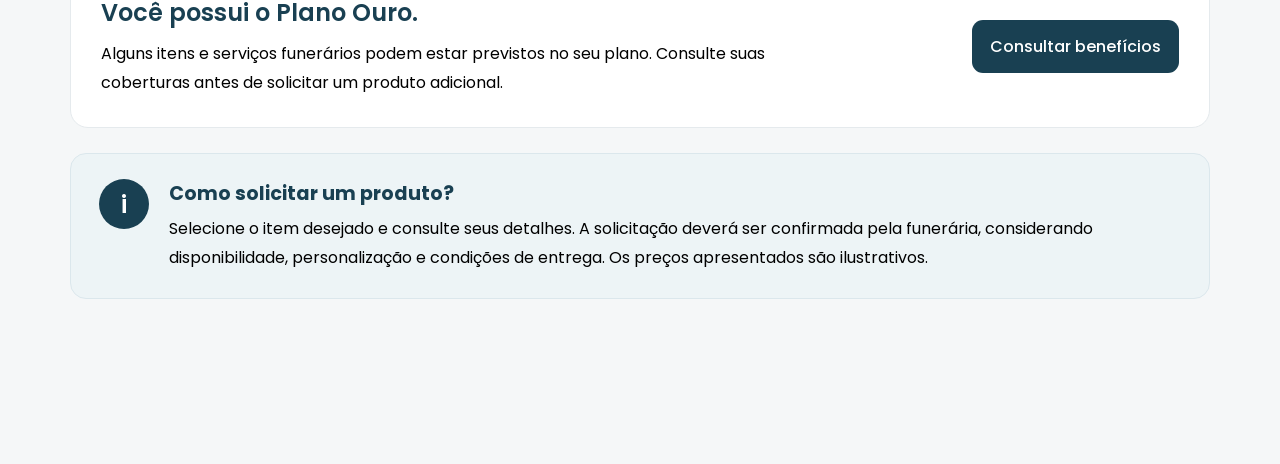
<file: Virto-e79b8183927378ea349231a5756c42de19c6c0fa/Memoriar_/produtos.html>
<!DOCTYPE html>
<html lang="pt-BR">
<head>
  <meta charset="UTF-8">
  <meta name="viewport" content="width=device-width, initial-scale=1.0">

  <title>Memoriar | Produtos</title>

  <link rel="preconnect" href="https://fonts.googleapis.com">
  <link rel="preconnect" href="https://fonts.gstatic.com" crossorigin>
  <link href="https://fonts.googleapis.com/css2?family=Poppins:wght@300;400;500;600;700&display=swap" rel="stylesheet">

  <link rel="stylesheet" href="style.css">
  <link rel="shortcut icon" href="Imagens/logo.png" type="image/x-icon">
</head>

<body class="pagina-inicio pagina-produtos">

  <!-- CABEÇALHO ORIGINAL -->
  <header class="cabecalho">
    <div class="cabecalho-conteudo">

      <a href="index.html" class="logo-inicio">
        <img src="Imagens/logotipo.png" alt="Logo Memoriar">
      </a>

      <div class="usuario">
        <div class="usuario-texto">
          <strong>Olá, Ana!</strong>
          <span>Minha conta</span>
        </div>
        <div class="usuario-avatar">A</div>
      </div>

    </div>
  </header>


  <main class="produtos-container">

    <!-- CATÁLOGO -->
    <section class="produtos-catalogo" id="catalogo">

      <div class="produtos-catalogo-titulo">
        <div>

          <h2>Produtos e homenagens</h2>

          <p>
            Encontre o que você procura
            entre nossos produtos e serviços.
          </p>
        </div>
      </div>


      <!-- PESQUISA -->
      <div class="produtos-pesquisa">

        <label for="buscarProduto" class="produtos-busca">

          <img src="Imagens/buscar.png" alt="">

          <input
            type="search"
            id="buscarProduto"
            placeholder="Pesquisar produtos ou serviços..."
            autocomplete="off"
          >

        </label>

      </div>


      <!-- FILTROS -->
      <div class="produtos-filtros"
           role="group"
           aria-label="Categorias de produtos">

        <button class="produtos-filtro ativo"
                type="button" data-filtro="todos"
                aria-pressed="true">
          Todos
        </button>

        <button class="produtos-filtro"
                type="button" data-filtro="flores"
                aria-pressed="false">
          Flores
        </button>

        <button class="produtos-filtro"
                type="button" data-filtro="memoriais"
                aria-pressed="false">
          Memoriais
        </button>

        <button class="produtos-filtro"
                type="button" data-filtro="acessorios"
                aria-pressed="false">
          Acessórios
        </button>

        <button class="produtos-filtro"
                type="button" data-filtro="servicos"
                aria-pressed="false">
          Serviços
        </button>

      </div>


      <!-- GRID DOS PRODUTOS -->
      <div class="produtos-grid" id="gridProdutos">

        <!-- PRODUTO 1 -->
        <article class="produto-card"
                 data-categoria="flores"
                 data-nome="coroa de flores tradicional"
                 data-id="1">

          <div class="produto-imagem">
            <img src="Imagens/coroa.jpg"
                 alt="Coroa de flores tradicional"
                 loading="lazy"
                 onerror="this.style.display='none'">

            <span class="produto-etiqueta">Flores</span>
          </div>

          <div class="produto-conteudo">
            <h3>Coroa de Flores Tradicional</h3>

            <p>
              Composição floral para homenagens
              e cerimônias de despedida.
            </p>

            <div class="produto-rodape">
              <div class="produto-preco">
                <span>A partir de</span>
                <strong>R$ 304,90</strong>
              </div>

              <button type="button"
                      class="produto-botao"
                      data-produto="1">
                Detalhes
              </button>
            </div>
          </div>

        </article>


        <!-- PRODUTO 2 -->
        <article class="produto-card"
                 data-categoria="flores"
                 data-nome="arranjo floral homenagem"
                 data-id="2">

          <div class="produto-imagem">
            <img src="Imagens/arranjo.jpg"
                 alt="Arranjo floral para homenagem"
                 loading="lazy"
                 onerror="this.style.display='none'">

            <span class="produto-etiqueta">Flores</span>
          </div>

          <div class="produto-conteudo">
            <h3>Arranjo Floral Memorial</h3>

            <p>
              Flores naturais para ornamentação
              de ambientes de homenagem.
            </p>

            <div class="produto-rodape">
              <div class="produto-preco">
                <span>A partir de</span>
                <strong>R$ 49,90</strong>
              </div>

              <button type="button"
                      class="produto-botao"
                      data-produto="2">
                Detalhes
              </button>
            </div>
          </div>

        </article>


        <!-- PRODUTO 3 -->
        <article class="produto-card"
                 data-categoria="flores"
                 data-nome="buque flores brancas"
                 data-id="3">

          <div class="produto-imagem">
            <img src="Imagens/buquebranco.webp"
                 alt="Buquê de flores brancas"
                 loading="lazy"
                 onerror="this.style.display='none'">

            <span class="produto-etiqueta">Flores</span>
          </div>

          <div class="produto-conteudo">
            <h3>Buquê de Flores Brancas</h3>

            <p>
              Homenagem delicada com flores
              selecionadas e acabamento especial.
            </p>

            <div class="produto-rodape">
              <div class="produto-preco">
                <span>A partir de</span>
                <strong>R$ 104,90</strong>
              </div>

              <button type="button"
                      class="produto-botao"
                      data-produto="3">
                Detalhes
              </button>
            </div>
          </div>

        </article>


        <!-- PRODUTO 4 -->
        <article class="produto-card"
                 data-categoria="memoriais"
                 data-nome="fotografia retrato porcelana lapide"
                 data-id="4">

          <div class="produto-imagem">
            <img src="Imagens/fotografia.jpeg"
                 alt="Fotografia memorial em porcelana"
                 loading="lazy"
                 onerror="this.style.display='none'">

            <span class="produto-etiqueta">Memoriais</span>
          </div>

          <div class="produto-conteudo">
            <h3>Fotografia em Porcelana</h3>

            <p>
              Retrato personalizado para
              identificação e homenagem na lápide.
            </p>

            <div class="produto-rodape">
              <div class="produto-preco">
                <span>A partir de</span>
                <strong>R$ 89,90</strong>
              </div>

              <button type="button"
                      class="produto-botao"
                      data-produto="4">
                Detalhes
              </button>
            </div>
          </div>

        </article>


        <!-- PRODUTO 5 -->
        <article class="produto-card"
                 data-categoria="memoriais"
                 data-nome="placa memorial alumínio lapide"
                 data-id="5">

          <div class="produto-imagem">
            <img src="Imagens/placa.webp"
                 alt="Placa memorial de alumínio"
                 loading="lazy"
                 onerror="this.style.display='none'">

            <span class="produto-etiqueta">Memoriais</span>
          </div>

          <div class="produto-conteudo">
            <h3>Placa Memorial em Alumínio</h3>

            <p>
              Placa personalizada com nome,
              datas e mensagem de homenagem.
            </p>

            <div class="produto-rodape">
              <div class="produto-preco">
                <span>A partir de</span>
                <strong>R$ 89,90</strong>
              </div>

              <button type="button"
                      class="produto-botao"
                      data-produto="5">
                Detalhes
              </button>
            </div>
          </div>

        </article>


        <!-- PRODUTO 6 -->
        <article class="produto-card"
                 data-categoria="acessorios"
                 data-nome="vaso decorativo jazigo lapide"
                 data-id="6">

          <div class="produto-imagem">
            <img src="Imagens/vaso.jpg"
                 alt="Vaso decorativo para jazigo"
                 loading="lazy"
                 onerror="this.style.display='none'">

            <span class="produto-etiqueta">Acessórios</span>
          </div>

          <div class="produto-conteudo">
            <h3>Vaso Decorativo para Jazigo</h3>

            <p>
              Acessório resistente para
              arranjos e decoração memorial.
            </p>

            <div class="produto-rodape">
              <div class="produto-preco">
                <span>A partir de</span>
                <strong>R$ 79,90</strong>
              </div>

              <button type="button"
                      class="produto-botao"
                      data-produto="6">
                Detalhes
              </button>
            </div>
          </div>

        </article>


        <!-- PRODUTO 7 -->
        <article class="produto-card"
                 data-categoria="servicos"
                 data-nome="limpeza conservação lápide jazigo"
                 data-id="7">

          <div class="produto-imagem">
            <img src="Imagens/manutencao.jpg"
                 alt="Serviço de limpeza de lápide"
                 loading="lazy"
                 onerror="this.style.display='none'">

            <span class="produto-etiqueta">Serviços</span>
          </div>

          <div class="produto-conteudo">
            <h3>Limpeza e Conservação</h3>

            <p>
              Serviço básico de limpeza
              e cuidados com a lápide.
            </p>

            <div class="produto-rodape">
              <div class="produto-preco">
                <span>A partir de</span>
                <strong>R$ 159,90</strong>
              </div>

              <button type="button"
                      class="produto-botao"
                      data-produto="7">
                Detalhes
              </button>
            </div>
          </div>

        </article>


        <!-- PRODUTO 8 -->
        <article class="produto-card"
                 data-categoria="servicos"
                 data-nome="reforma restauração jazigo lapide"
                 data-id="8">

          <div class="produto-imagem">
            <img src="Imagens/reforma.jpeg"
                 alt="Serviço de reforma e restauração de jazigo"
                 loading="lazy"
                 onerror="this.style.display='none'">

            <span class="produto-etiqueta">Serviços</span>
          </div>

          <div class="produto-conteudo">
            <h3>Reforma de Jazigo</h3>

            <p>
              Reparos e restauração conforme
              avaliação e autorização.
            </p>

            <div class="produto-rodape">
              <div class="produto-preco">
                <span>Valor mediante</span>
                <strong class="produto-sob-consulta">
                  Orçamento
                </strong>
              </div>

              <button type="button"
                      class="produto-botao"
                      data-produto="8">
                Detalhes
              </button>
            </div>
          </div>

        </article>

      </div>


      <!-- RESULTADO VAZIO -->
      <div class="produtos-vazio" id="produtosVazio" hidden>
        <h3>Nenhum item encontrado</h3>
        <p>
          Tente pesquisar outra palavra
          ou selecionar uma categoria diferente.
        </p>
        <button type="button" id="limparBusca">
          Ver todos os produtos
        </button>
      </div>

    </section>


    <!-- INFORMAÇÃO SOBRE O PLANO -->
    <section class="produtos-plano">

      <div>

        <h2>Você possui o Plano Ouro.</h2>

        <p>
          Alguns itens e serviços funerários podem
          estar previstos no seu plano. Consulte
          suas coberturas antes de solicitar
          um produto adicional.
        </p>
      </div>

      <a href="planos.html">
        Consultar benefícios
      </a>

    </section>


    <!-- INFORMAÇÃO FINAL -->
    <section class="informacao-acesso produtos-informacao">

      <div class="informacao-icone">i</div>

      <div>
        <h3>Como solicitar um produto?</h3>

        <p>
          Selecione o item desejado e consulte
          seus detalhes. A solicitação deverá
          ser confirmada pela funerária,
          considerando disponibilidade,
          personalização e condições de entrega.
          Os preços apresentados são ilustrativos.
        </p>
      </div>

    </section>

  </main>


  <!-- MENU INFERIOR COM IMG -->
  <nav class="home-menu-inferior"
       aria-label="Menu principal">

    <div class="home-menu-conteudo">

      <a href="index.html" class="home-menu-item">
        <img src="Imagens/homepreto.png" alt="">
        <span>Principal</span>
      </a>

      <a href="planos.html" class="home-menu-item">
        <img src="Imagens/cartaopreto.png" alt="">
        <span>Planos</span>
      </a>

      <a href="produtos.html"
         class="home-menu-item ativo"
         aria-current="page">

        <img src="Imagens/sacolaazul.png" alt="">
        <span>Produtos</span>
      </a>

      <a href="perfil.html"
              class="home-menu-item">

        <img src="Imagens/usuariopreto.png" alt="">
        <span>Perfil</span>
    </a>

    </div>
  </nav>


  <!-- MODAL DE DETALHES -->
  <div class="produtos-modal-overlay"
       id="modalProduto"
       aria-hidden="true">

    <div class="produtos-modal"
         role="dialog"
         aria-modal="true"
         aria-labelledby="produtoModalTitulo">

      <button type="button"
              class="produtos-modal-fechar"
              id="fecharProduto"
              aria-label="Fechar">
        &times;
      </button>

      <span class="produtos-modal-categoria"
            id="produtoModalCategoria">
        Produto
      </span>

      <h2 id="produtoModalTitulo">
        Detalhes do produto
      </h2>

      <p class="produtos-modal-descricao"
         id="produtoModalDescricao">
      </p>

      <div class="produtos-modal-detalhes">
        <h3>Informações do item</h3>
        <ul id="produtoModalLista"></ul>
      </div>

      <div class="produtos-modal-valor">
        <span>Valor demonstrativo</span>
        <strong id="produtoModalPreco"></strong>
      </div>

      <!-- PERSONALIZAÇÃO -->
      <div class="produtos-personalizacao">

        <label for="produtoObservacao">
          Observações ou personalização
        </label>

        <textarea
          id="produtoObservacao"
          rows="3"
          maxlength="300"
          placeholder="Ex.: mensagem, nome ou preferência de flores..."
        ></textarea>

        <small>
          Preenchimento opcional. Não informe
          dados pessoais reais neste protótipo.
        </small>

      </div>

      <button type="button"
              class="produtos-solicitar">
        Solicitar este item
      </button>

    </div>
  </div>


  <!-- MODAL DE CONFIRMAÇÃO -->
  <div class="produtos-modal-overlay"
       id="modalConfirmacao"
       aria-hidden="true">

    <div class="produtos-modal produtos-modal-central"
         role="dialog"
         aria-modal="true"
         aria-labelledby="confirmacaoTitulo">

      <button type="button"
              class="produtos-modal-fechar"
              id="fecharConfirmacao"
              aria-label="Fechar">
        &times;
      </button>

      <div class="produtos-confirmacao-icone">✦</div>

      <h2 id="confirmacaoTitulo">
        Solicitação demonstrativa
      </h2>

      <p id="confirmacaoTexto">
        Funcionalidade em desenvolvimento.
      </p>

      <button type="button"
              class="produtos-solicitar"
              id="entendiConfirmacao">
        Entendi
      </button>

    </div>
  </div>


  <!-- JAVASCRIPT -->
  <script>

    /* CATÁLOGO DE DADOS */

    const catalogo = {

      1: {
        nome: "Coroa de Flores Tradicional",
        categoria: "Flores",
        preco: "R$ 304,90",
        descricao:
          "Coroa floral destinada a cerimônias de " +
          "despedida, com composição de flores " +
          "naturais e folhagens.",
        detalhes: [
          "Flores naturais conforme disponibilidade",
          "Faixa com mensagem personalizada",
          "Cores e tamanho sujeitos à confirmação",
          "Entrega mediante agendamento"
        ]
      },

      2: {
        nome: "Arranjo Floral Memorial",
        categoria: "Flores",
        preco: "R$ 49,90",
        descricao:
          "Arranjo de flores para homenagens, " +
          "cerimônias e espaços memoriais.",
        detalhes: [
          "Flores naturais e folhagens",
          "Composição decorativa",
          "Opções de cores sob consulta",
          "Montagem mediante disponibilidade"
        ]
      },

      3: {
        nome: "Buquê de Flores Brancas",
        categoria: "Flores",
        preco: "R$ 104,90",
        descricao:
          "Buquê delicado com flores brancas " +
          "para homenagens e demonstrações " +
          "de carinho.",
        detalhes: [
          "Flores naturais selecionadas",
          "Embalagem e acabamento decorativo",
          "Possibilidade de cartão de homenagem",
          "Composição conforme disponibilidade"
        ]
      },

      4: {
        nome: "Fotografia em Porcelana",
        categoria: "Memoriais",
        preco: "R$ 89,90",
        descricao:
          "Retrato personalizado em porcelana " +
          "para identificação memorial.",
        detalhes: [
          "Modelo oval ou retangular",
          "Produção a partir de fotografia enviada",
          "Tamanho definido no pedido",
          "Instalação sob consulta"
        ]
      },

      5: {
        nome: "Placa Memorial em Alumínio",
        categoria: "Memoriais",
        preco: "R$ 89,90",
        descricao:
          "Placa de identificação para jazigos " +
          "com informações e mensagens " +
          "personalizadas.",
        detalhes: [
          "Material: alumínio",
          "Gravação de nome e datas",
          "Mensagem personalizada sob consulta",
          "Instalação mediante autorização"
        ]
      },

      6: {
        nome: "Vaso Decorativo para Jazigo",
        categoria: "Acessórios",
        preco: "R$ 79,90",
        descricao:
          "Vaso decorativo para composições " +
          "florais em espaços memoriais.",
        detalhes: [
          "Modelo para uso externo",
          "Opções de tamanho e acabamento",
          "Instalação conforme regras do cemitério",
          "Flores vendidas separadamente"
        ]
      },

      7: {
        nome: "Limpeza e Conservação",
        categoria: "Serviços",
        preco: "R$ 159,90",
        descricao:
          "Serviço básico de limpeza da lápide " +
          "e conservação visual do jazigo.",
        detalhes: [
          "Avaliação preliminar da superfície",
          "Limpeza compatível com o material",
          "Registro da data do atendimento",
          "Não inclui reparos estruturais"
        ]
      },

      8: {
        nome: "Reforma de Jazigo",
        categoria: "Serviços",
        preco: "Sob orçamento",
        descricao:
          "Serviço de reparo e restauração " +
          "de jazigos e lápides, conforme " +
          "as condições do local.",
        detalhes: [
          "Avaliação técnica prévia",
          "Orçamento individual",
          "Execução conforme autorização",
          "Prazos e materiais definidos no orçamento"
        ]
      }

    };


    /* PESQUISA E FILTROS */

    const busca = document.getElementById("buscarProduto");

    const filtros =
      document.querySelectorAll(".produtos-filtro");

    const cards =
      document.querySelectorAll(".produto-card");

    const totalProdutos =
      document.getElementById("totalProdutos");

    const vazio =
      document.getElementById("produtosVazio");

    let categoriaAtiva = "todos";

    function atualizarCatalogo() {

      const termo = busca.value
        .toLowerCase()
        .normalize("NFD")
        .replace(/[\u0300-\u036f]/g, "")
        .trim();

      let quantidade = 0;

      cards.forEach(function(card) {

        const categoria = card.dataset.categoria;

        const nome = card.dataset.nome
          .normalize("NFD")
          .replace(/[\u0300-\u036f]/g, "");

        const combinaCategoria =
          categoriaAtiva === "todos" ||
          categoriaAtiva === categoria;

        const combinaNome = nome.includes(termo);

        const mostrar =
          combinaCategoria && combinaNome;

        card.hidden = !mostrar;

        if (mostrar) {
          quantidade++;
        }

      });

      totalProdutos.textContent =
        quantidade + (quantidade === 1
          ? " item encontrado"
          : " itens encontrados");

      vazio.hidden = quantidade !== 0;
    }

    busca.addEventListener("input", atualizarCatalogo);

    filtros.forEach(function(botao) {

      botao.addEventListener("click", function() {

        categoriaAtiva = botao.dataset.filtro;

        filtros.forEach(function(item) {
          const ativo = item === botao;
          item.classList.toggle("ativo", ativo);
          item.setAttribute("aria-pressed", String(ativo));
        });

        atualizarCatalogo();

      });

    });

    document.getElementById("limparBusca")
      .addEventListener("click", function() {

        busca.value = "";
        categoriaAtiva = "todos";

        filtros.forEach(function(item) {
          const ativo =
            item.dataset.filtro === "todos";
          item.classList.toggle("ativo", ativo);
          item.setAttribute("aria-pressed", String(ativo));
        });

        atualizarCatalogo();

      });


    /* MODAIS */

    const modalProduto =
      document.getElementById("modalProduto");

    const modalConfirmacao =
      document.getElementById("modalConfirmacao");

    const tituloProduto =
      document.getElementById("produtoModalTitulo");

    const categoriaProduto =
      document.getElementById("produtoModalCategoria");

    const descricaoProduto =
      document.getElementById("produtoModalDescricao");

    const listaDetalhes =
      document.getElementById("produtoModalLista");

    const precoProduto =
      document.getElementById("produtoModalPreco");

    const observacao =
      document.getElementById("produtoObservacao");

    const confirmarTexto =
      document.getElementById("confirmacaoTexto");

    let produtoSelecionado = null;
    let ultimoAcionador = null;
    let focoAnterior = null;

    function abrirModal(elemento) {
      focoAnterior = document.activeElement;
      elemento.classList.add("ativo");
      elemento.setAttribute("aria-hidden", "false");
      document.body.classList.add("produtos-modal-aberto");

      const botaoFechar =
        elemento.querySelector(".produtos-modal-fechar");

      if (botaoFechar) botaoFechar.focus();
    }

    function fecharModal(elemento) {
      elemento.classList.remove("ativo");
      elemento.setAttribute("aria-hidden", "true");

      if (!document.querySelector(
        ".produtos-modal-overlay.ativo"
      )) {
        document.body.classList.remove(
          "produtos-modal-aberto"
        );
      }

      if (ultimoAcionador) {
        ultimoAcionador.focus();
      } else if (focoAnterior) {
        focoAnterior.focus();
      }
    }

    function mostrarDetalhes(id, botao) {

      const produto = catalogo[id];

      if (!produto) return;

      produtoSelecionado = produto;
      ultimoAcionador = botao;

      tituloProduto.textContent = produto.nome;
      categoriaProduto.textContent = produto.categoria;
      descricaoProduto.textContent = produto.descricao;
      precoProduto.textContent = produto.preco;

      listaDetalhes.innerHTML = "";

      produto.detalhes.forEach(function(detalhe) {

        const item = document.createElement("li");
        item.textContent = detalhe;
        listaDetalhes.appendChild(item);

      });

      observacao.value = "";

      abrirModal(modalProduto);
    }

    document.querySelectorAll(".produto-botao")
      .forEach(function(botao) {

        botao.addEventListener("click", function() {
          mostrarDetalhes(botao.dataset.produto, botao);
        });

      });

    document.getElementById("fecharProduto")
      .addEventListener("click", function() {
        fecharModal(modalProduto);
      });

    document.getElementById("solicitarProduto")
      .addEventListener("click", function() {

        if (!produtoSelecionado) return;

        const nome = produtoSelecionado.nome;

        fecharModal(modalProduto);

        confirmarTexto.textContent =
          "Você selecionou " + nome +
          ". Esta é uma demonstração: " +
          "nenhum pedido foi registrado e " +
          "nenhum pagamento foi realizado. " +
          "A solicitação será implementada " +
          "futuramente.";

        abrirModal(modalConfirmacao);
      });

    function fecharConfirmacao() {
      fecharModal(modalConfirmacao);
    }

    document.getElementById("fecharConfirmacao")
      .addEventListener("click", fecharConfirmacao);

    document.getElementById("entendiConfirmacao")
      .addEventListener("click", fecharConfirmacao);

    document.getElementById("abrirPerfilFuturo")
      .addEventListener("click", function() {

        ultimoAcionador = this;

        confirmarTexto.textContent =
          "A área de Perfil da conta será " +
          "desenvolvida nas próximas etapas " +
          "do Memoriar.";

        abrirModal(modalConfirmacao);
      });


    /* FECHAR AO CLICAR FORA OU ESCAPE */

    [modalProduto, modalConfirmacao].forEach(
      function(modal) {

        modal.addEventListener("click", function(evento) {

          if (evento.target === modal) {
            fecharModal(modal);
          }

        });

      }
    );

    document.addEventListener("keydown", function(evento) {

      const ativo = document.querySelector(
        ".produtos-modal-overlay.ativo"
      );

      if (!ativo) return;

      if (evento.key === "Escape") {
        fecharModal(ativo);
      }

      if (evento.key === "Tab") {
        const controles = Array.from(
          ativo.querySelectorAll(
            "button:not([disabled]), textarea:not([disabled])"
          )
        ).filter(function(el) {
          return el.offsetParent !== null;
        });

        if (!controles.length) return;

        const primeiro = controles[0];
        const ultimo = controles[controles.length - 1];

        if (
          evento.shiftKey &&
          document.activeElement === primeiro
        ) {
          evento.preventDefault();
          ultimo.focus();
        } else if (
          !evento.shiftKey &&
          document.activeElement === ultimo
        ) {
          evento.preventDefault();
          primeiro.focus();
        }
      }

    });

  </script>

</body>
</html>
</file>
<file: Virto-e79b8183927378ea349231a5756c42de19c6c0fa/basestyle.css>
/* ==========================================================================
   VIRTO — base: variáveis, cabeçalho e rodapé (carregar em TODAS as páginas)
   ========================================================================== */

:root {
  --fundo: #F4F0E8;
  --superficie: #FFFFFF;
  --texto: #171717;
  --suave: #55514A;
  --roxo: #6844ED;
  --roxo-bg: rgba(104, 68, 237, .08);
  --roxo-borda: rgba(104, 68, 237, .28);
  --linha: rgba(23, 23, 23, .12);
  --sombra: 0 1px 2px rgba(23, 23, 23, .05), 0 10px 28px -12px rgba(23, 23, 23, .18);
  --sombra-hover: 0 1px 2px rgba(23, 23, 23, .05), 0 16px 32px -12px rgba(104, 68, 237, .38);
  --raio: 18px;
  --titulo: "Space Grotesk", Arial, sans-serif;
  --corpo: "Manrope", Arial, sans-serif;
  --mao: "Caveat", cursive;
  --tinta: #1d1733;
}

* { box-sizing: border-box; }
[hidden] { display: none !important; }
html { scroll-behavior: smooth; }
body { margin: 0; min-height: 100vh; display: flex; flex-direction: column; background: var(--fundo); color: var(--texto); font: 16px/1.6 var(--corpo); -webkit-text-size-adjust: 100%; }
main { flex: 1; width: 100%; max-width: 1200px; margin: 0 auto; padding: 0 5%; overflow-x: clip; }
a { color: inherit; text-decoration: none; }
img { max-width: 100%; height: auto; }
h1, h2, h3 { margin: 0; font-family: var(--titulo); letter-spacing: -.03em; }
p { margin-top: 0; }
h1 em, h2 em { font-style: normal; color: var(--roxo); }
:focus-visible { outline: 3px solid var(--roxo); outline-offset: 3px; }

.icone { display: inline-block; width: 1.3em; height: 1.3em; overflow: hidden; flex: none; }
.icone img { display: block; width: 100%; height: 100%; transform: translateX(-100%); filter: drop-shadow(1.3em 0 0 currentColor); }

/* ---------- Cabeçalho (idêntico em todas as páginas) ---------- */
.topo { position: sticky; top: 0; z-index: 50; display: grid; grid-template-columns: 1fr auto 1fr; align-items: center; padding: 14px 4%; background: rgba(244, 240, 232, .92); backdrop-filter: blur(8px); border-bottom: 1px solid var(--linha); }
.logo-link { justify-self: start; display: block; width: 120px; line-height: 0; }
.logo { display: block; width: 100%; height: auto; }
.topo nav { display: flex; gap: 48px; font-weight: 600; font-size: 20px; }
.topo nav a { padding: 6px 4px; border-bottom: 3px solid transparent; transition: border-color .2s; }
.topo nav a:hover, .topo nav a.ativo { border-color: var(--roxo); }

/* ---------- Rodapé ---------- */
.rodape { padding: 24px 4%; border-top: 1px solid var(--linha); font-size: 14px; color: var(--suave); }
.rodape p { margin: 0; text-align: center; }

/* ---------- Botões: padrão único (igual ao "Escolher meu celular" e "Ver o resumo" da página Spam) ---------- */
.botao-todas-solucoes, .sp-btn, .io-btn, .gl-btn, .voltar, .botao-nav {
  display: inline-block; padding: 13px 22px; border: 2px solid var(--tinta); border-radius: 12px;
  font-size: 19.5px; font-weight: 800; line-height: 1.2; text-align: center; cursor: pointer;
  box-shadow: 4px 4px 0 var(--tinta); transition: transform .12s, box-shadow .12s;
}
.botao-todas-solucoes:hover, .sp-btn:hover, .io-btn:hover, .gl-btn:hover, .voltar:hover, .botao-nav:hover { transform: translate(2px, 2px); box-shadow: 2px 2px 0 var(--tinta); }
.botao-todas-solucoes:active, .sp-btn:active, .io-btn:active, .gl-btn:active, .voltar:active, .botao-nav:active { transform: translate(4px, 4px); box-shadow: 0 0 0 var(--tinta); }
/* Roxo */
.botao-todas-solucoes, .sp-btn-principal, .io-btn-principal, .gl-btn-principal, .voltar { background: var(--roxo); color: #fff; }
/* Branco */
.sp-btn-sec, .io-btn-sec, .gl-btn-sec, .botao-nav { background: var(--superficie); color: var(--tinta); }
.voltar { margin-bottom: 28px; }

/* Navegação Anterior / Próxima */
.nav-artigo { display: grid; grid-template-columns: 1fr 1fr; gap: 18px; margin-top: 56px; }
.botao-nav { display: flex; flex-direction: column; gap: 4px; text-align: left; }
.botao-nav small { color: var(--roxo); font-size: 19.5px; font-weight: 700; }
.botao-nav strong { font-family: var(--titulo); font-size: 18px; line-height: 1.5; letter-spacing: -.02em; }
.botao-nav.proximo { grid-column: 2; text-align: right; }

/* Container de conteúdo (lista de soluções e artigos) */
.container-solucoes { max-width: 1200px; padding: 40px 5% 72px; }

@media (max-width: 640px) {
  .topo { display: flex; justify-content: space-between; gap: 12px; padding: 12px 5%; }
  .logo-link { width: 96px; }
  .topo nav { gap: 14px; font-size: 13px; }
  .container-solucoes { padding: 28px 5% 56px; }
  .nav-artigo { grid-template-columns: 1fr; gap: 12px; }
  .botao-nav.proximo { grid-column: 1; text-align: left; }
}
@media (prefers-reduced-motion: reduce) {
  * { transition: none !important; scroll-behavior: auto !important; }
}
</file>
<file: Virto-e79b8183927378ea349231a5756c42de19c6c0fa/style.css>
/* ==========================================================================
   VIRTO — página inicial (index.html)
   ========================================================================== */

/* Evita rolagem horizontal causada por elementos decorativos fora da tela. */
html,
body {
  overflow-x: clip;
}

.hero {
  display: grid;
  grid-template-columns: 1.1fr .9fr;
  align-items: center;
  gap: 32px;
  padding: 56px 0 40px;
}

.hero-texto {
  position: relative;
}

.hero-texto h1 {
  margin-bottom: 20px;
  font-size: clamp(38px, 5vw, 76px);
  line-height: .98;
}

.hero-texto h1 em {
  display: inline-block;
  padding-bottom: .1em;
  background: url(#) bottom / 100% .22em no-repeat;
}

.hero-texto p {
  margin: 0 0 26px;
  font-size: 23px;
  line-height: 1.45;
}

.hero-arte {
  position: relative;
  aspect-ratio: 1 / .75;
  width: 100%;
  max-width: 700px;
  justify-self: start;
  margin-left: 6%;
}

.mancha {
  position: absolute;
  inset: 8% 14% 0 4%;
  background: var(--roxo);
  border-radius: 45% 20% 40% 25%;
  width: 100%;
  height: 100%;
  left: -28%;
}

.computador {
  position: absolute;
  left: -15%;
  top: 1%;
  width: 70%;
  transform: rotate(9deg);
  filter: none;
}
.nota {
  position: absolute;
  right: clamp(-110px, calc(-110px + (1366px - 100vw) * .26), 10px);
  top: 15%;
  
  font-family: var(--mao);
  font-weight: 800;
  font-size: clamp(24px, 6.5vw, 40px);
  line-height: 1.1;
}



.destaque {
  display: grid;
  grid-template-columns: 1.1fr 1fr .9fr;
  align-items: center;
  gap: 30px;
  padding: 28px 32px;
  background: var(--superficie);
  border: 1px solid var(--linha);
  border-radius: 24px;
  box-shadow: var(--sombra);
  transition: transform .2s, border-color .2s, box-shadow .2s;
}

.destaque:hover {
  transform: translateY(-3px);
  border-color: var(--roxo);
  box-shadow: 0 0 0 5px var(--roxo-bg), var(--sombra-hover);
}

.etiqueta {
  display: inline-flex;
  align-items: center;
  gap: 8px;
  margin-bottom: 12px;
  padding: 4px 20px;
  border-radius: 999px;
  background: var(--roxo);
  color: #fff;
  font-size: 15px;
  font-weight: 700;
}

.destaque h2 {
  margin-bottom: 30px;
  font-size: clamp(24px, 2.6vw, 38px);
  line-height: 1.1;
}

.ver {
  display: inline-flex;
  align-items: center;
  gap: 8px;
  color: var(--roxo);
  font-weight: 700;
  font-size: 15px;
}

.ver .icone {
  transition: transform .2s;
}

.destaque:hover .ver .icone {
  transform: translateX(5px);
}

.destaque-desc {
  align-self: stretch;
  margin: 0;
  padding: 12px 0 0 24px;
  border-left: 1.5px solid var(--linha);
  max-width: 28ch;
  font-size: 23px;
}

.destaque-desc img {
  display: block;
  width: 70px;
  margin-top: 10px;
}

.celular {
  align-self: end;
  width: 85%;
  justify-self: center;
}

/* ---------- Carrossel de destaques ---------- */
.destaque-area {
  margin-bottom: 200px;
}

/* Todos os cards ficam empilhados no mesmo lugar; a altura é a do maior,
   então a página não "pula" quando um destaque troca de outro. */
.carrossel {
  display: grid;
}

.carrossel .slide {
  grid-area: 1 / 1;
  opacity: 0;
  visibility: hidden;
  transition: opacity .6s ease, visibility 0s linear .6s, transform .2s, border-color .2s, box-shadow .2s;
}

.carrossel .slide.ativo {
  opacity: 1;
  visibility: visible;
  transition: opacity .6s ease, visibility 0s, transform .2s, border-color .2s, box-shadow .2s;
}

.carrossel-bolinhas {
  display: flex;
  justify-content: center;
  gap: 2px;
  margin-top: 4px;
}

.bolinha {
  width: 24px;
  height: 20px;
  padding: 0;
  border: 0;
  background: none;
  cursor: pointer;
  position: relative;
}

.bolinha::before {
  content: "";
  position: absolute;
  inset: 0;
  margin: auto;
  width: 10px;
  height: 10px;
  border-radius: 999px;
  background: var(--linha);
  border: 1px solid var(--suave);
  transition: width .25s, background .25s, border-color .25s;
}

.bolinha:hover::before {
  border-color: var(--roxo);
}

.bolinha.ativa::before {
  width: 24px;
  background: var(--roxo);
  border-color: var(--roxo);
}

@media (prefers-reduced-motion: reduce) {
  .carrossel .slide,
  .carrossel .slide.ativo,
  .bolinha::before {
    transition: none;
  }
}

.spotlight {
  position: relative;
  width: 100%;
  min-height: 350px;
  background: #111;
  overflow: hidden;
  display: flex;
  align-items: center;
  justify-content: center;
  margin-top: 40px;
}

.texto-base,
.texto-luz {
  position: absolute;
  margin: 0;
  font-size: clamp(100px, 25vw, 400px);
  font-weight: 900;
  line-height: 0.85;
  white-space: nowrap;
  letter-spacing: -0.06em;
}

.texto-base {
  color: #292929;
}

.texto-luz {
  color: #fff;
  pointer-events: none;
  display: flex;
  align-items: center;
  justify-content: center;
  width: 100%;
  height: 100%;

  mask-image: radial-gradient(
    circle 180px at var(--x, 50%) var(--y, 50%),
    black 0%,
    transparent 100%
  );

  -webkit-mask-image: radial-gradient(
    circle 180px at var(--x, 50%) var(--y, 50%),
    black 0%,
    transparent 100%
  );
}

@media (max-width: 999px) {
  .hero {
    grid-template-columns: 1fr;
    gap: 24px;
    padding: 36px 0 28px;
  }

  .hero-arte {
    max-width: 320px;
    margin: 0 auto;
    justify-self: center;
  }

  .nota {
    right: -8%;
  }

  .destaque {
    grid-template-columns: 1fr;
    gap: 30px;
    padding: 22px;
  }

  .destaque-desc {
    padding: 0 0 0 16px;
  }

  .celular {
    max-width: 260px;
  }
}

@media (max-width: 640px) {
  .botao-todas-solucoes {
    width: 100%;
  }
}

/* PÁGINA INICIAL ESTÁTICA NO DESKTOP (cabe na tela, sem rolagem)
   Os tamanhos usam "vh" e os limites máximos são altos, para o conteúdo
   crescer e ocupar a tela inteira (ex.: ao apertar F11). */
@media (min-width: 1000px) {
  .destaque-area {
    margin-bottom: clamp(4px, 1.2vh, 24px);
  }

  html, body {
    height: 100dvh;
    overflow: hidden;
  }

  main {
    flex: 1;
    min-height: 0;
    display: flex;
    flex-direction: column;
    justify-content: space-evenly;
    width: 100%;
    max-width: min(1320px, 92vw);
    margin-inline: auto;
    overflow: visible;
  }

  .hero {
    grid-template-columns: minmax(0, 1.1fr) minmax(0, .9fr);
    flex: 0 1 auto;
    min-height: 0;
    padding: clamp(8px, 2vh, 32px) 0;
    gap: clamp(24px, 4vw, 64px);
  }

  .hero-texto h1 {
    font-size: clamp(30px, min(8.2vh, 3.7vw), 92px);
    margin-bottom: clamp(8px, 2vh, 24px);
    white-space: nowrap;
  }

  .hero-texto p {
    font-size: clamp(14px, 2.4vh, 24px);
    margin-bottom: clamp(10px, 2.4vh, 28px);
  }

  .hero-arte {
    max-width: min(560px, 54vh);
  }

  .nota {
    font-size: clamp(40px, 2.4vw, 72px) !important;
  }

  .destaque {
    grid-template-columns: 1.4fr 1fr .6fr;
    padding: clamp(10px, 2.2vh, 30px) clamp(24px, 2.4vw, 40px);
    gap: clamp(24px, 2.4vw, 40px);
  }

  .destaque h2 {
    font-size: clamp(20px, 4.4vh, 48px);
    margin-bottom: clamp(8px, 1.4vh, 16px);
  }

  .etiqueta {
    margin-bottom: clamp(8px, 1.4vh, 16px);
    font-size: clamp(14px, 1.8vh, 18px);
  }

  .destaque-desc {
    padding-top: 10px;
    font-size: clamp(14px, 2.1vh, 22px);
  }

  .destaque-desc img {
    width: clamp(55px, 7vh, 90px);
  }

    .celular {
    align-self: center;
    justify-self: center;
    width: auto;
    max-width: 100%;
    max-height: clamp(60px, 15vh, 200px);
    object-fit: contain;
  }
}

/* RESPONSIVO (celular e tablet, até 999px): página rola normalmente e nada se sobrepõe */
@media (max-width: 999px) {
  .destaque-area {
    margin-bottom: 48px;
  }

  html, body {
    height: auto;
    overflow-y: visible;
  }

  main {
    display: block;
    overflow: visible;
  }

  .hero {
    grid-template-columns: minmax(0, 1fr);
    gap: 28px;
    padding: 36px 0 28px;
  }

  .hero-texto h1 {
    font-size: clamp(34px, 8vw, 56px);
    white-space: normal;
  }

  .hero-texto p {
    font-size: clamp(17px, 3.2vw, 22px);
  }

  /* Ilustração centralizada, com espaço reservado para o texto manuscrito embaixo */
  .hero-arte {
    width: min(68%, 320px);
    max-width: none;
    aspect-ratio: 1 / .75;
    justify-self: start;
    margin: 0 0 90px calc(50% - min(68%, 320px) * .36);
  }

  .nota {
    left: -28%;
    right: auto;
    top: calc(100% + 12px);
    width: 128%;
    text-align: center;
    white-space: nowrap;
    font-size: clamp(26px, 5vw, 38px) !important;
  }

  .destaque {
    grid-template-columns: minmax(0, 1fr);
    gap: 20px;
    padding: 22px;
  }

  .destaque h2 {
    font-size: clamp(24px, 5vw, 34px);
    margin-bottom: 12px;
  }

  .destaque-desc {
    padding: 0;
    border-left: 0;
    max-width: none;
    font-size: 18px;
  }

  .destaque-desc img {
    width: 55px;
  }

  .celular {
    align-self: center;
    justify-self: center;
    width: auto;
    max-width: 220px;
    max-height: none;
  }
}
</file>
<file: Virto-e79b8183927378ea349231a5756c42de19c6c0fa/lanterna.css>
/* ==========================================================================
   VIRTO — rodapé "lanterna" (reutilizável em todas as páginas)
   Uso: <footer class="rodape rodape-lanterna"> + lanterna.js
   ========================================================================== */

.rodape-lanterna {
  flex: none;
  width: 100%;
  margin: 0;
  padding: 0;
  border: 0;
  border-top: 1px solid var(--linha, #e6dfd3);
  background: var(--fundo, #f4efe8);
}

.logo-lanterna {
  --x: 50%;
  --y: 50%;
  --altura: 150px;
  --raio-luz: 110px;

  position: relative;
  display: flex;
  align-items: center;
  justify-content: center;
  width: 100%;
  height: var(--altura);
  background: var(--fundo, #f4efe8);
  overflow: hidden;
  cursor: none;
  touch-action: pan-y; /* no celular, arrastar na vertical continua rolando a página */
}

.logo-escura,
.logo-clara {
  display: block;
  width: min(85%, 1000px);
  height: 80%;
  object-fit: contain;
  user-select: none;
  -webkit-user-drag: none;
}

/* Logo quase invisível (bege um pouco mais escuro) até a luz passar; sob a luz fica preta */
.logo-escura { filter: brightness(0); opacity: .07; }
.logo-clara { filter: brightness(0); }

/* Camada iluminada, revelada só dentro do círculo da lanterna */
.luz {
  position: absolute;
  inset: 0;
  display: flex;
  align-items: center;
  justify-content: center;
  opacity: 0;
  pointer-events: none;
  -webkit-mask-image: radial-gradient(circle var(--raio-luz) at var(--x) var(--y), black 0%, black 35%, transparent 100%);
  mask-image: radial-gradient(circle var(--raio-luz) at var(--x) var(--y), black 0%, black 35%, transparent 100%);
  transition: opacity .3s;
}
.logo-lanterna.ativo .luz { opacity: 1; }

/* Texto do rodapé, só para leitores de tela */
.so-leitor {
  position: absolute;
  width: 1px;
  height: 1px;
  margin: -1px;
  padding: 0;
  overflow: hidden;
  clip: rect(0 0 0 0);
  white-space: nowrap;
  border: 0;
}

/* Desktop: mesmo rodapé baixo em todas as páginas (igual à página inicial) */
@media (min-width: 801px) {
  .logo-lanterna { --altura: clamp(56px, 9vh, 80px); --raio-luz: 90px; }
}
@media (max-width: 640px) {
  .logo-lanterna { --altura: 120px; --raio-luz: 85px; }
}
</file>
<file: Virto-e79b8183927378ea349231a5756c42de19c6c0fa/Memoriar_/style.css>
/* CONFIGURAÇÕES GERAIS */
* {
  margin: 0;
  padding: 0;
  box-sizing: border-box;
}
:root {
  --bg: #eef1f7;
  --white: #ffffff;
  --text: #1d2433;
  --text-light: #667085;
  --primary: #194052;
  --primary-dark: #06364c;
  --border: #d9deea;
  --shadow: 0 20px 60px rgba(32, 44, 87, 0.12);
}
body {
  font-family: 'Poppins', sans-serif;
  background: linear-gradient(135deg, #edf2fb, #f5f7fc);
  min-height: 100vh;
  display: flex;
  align-items: center;
  justify-content: center;
  padding: 24px;
  color: var(--text);
}
/* ========================================
   MEMORIAR - TELA DE LOGIN
======================================== */
/* CONTAINER PRINCIPAL */
.container {
  width: 100%;
  max-width: 1200px;
  min-height: 700px;
  background: var(--white);
  border-radius: 24px;
  overflow: hidden;
  box-shadow: var(--shadow);
  display: grid;
  grid-template-columns: 1fr 1.2fr;
}
/* PAINEL ESQUERDO */
.left-panel {
  position: relative;
  padding: 32px;
  display: flex;
  flex-direction: column;
  justify-content: space-between;
  color: #ffffff;
  background-image:
        linear-gradient(
            180deg,
            rgba(0, 0, 0, 0.15) 0%,
            rgba(0, 0, 0, 0.45) 40%,
            rgba(0, 0, 0, 0.80) 100%
        ),
        url("Imagens/ceu.jpg");
  background-size: cover;
  background-position: center;
  background-repeat: no-repeat;
}
/* LOGO */
.brand,
.left-content {
  position: relative;
  z-index: 2;
}
.brand {
  display: flex;
  align-items: center;
  gap: 12px;
}
.brand-icon {
  width: 42px;
  height: 42px;
  border-radius: 12px;
  background: rgba(255, 255, 255, 0.22);
  display: flex;
  align-items: center;
  justify-content: center;
  font-size: 20px;
  backdrop-filter: blur(10px);
}
.brand-icon img{
  width: 28px;
  height: 28px;
}
.brand-name {
  font-size: 2rem;
  font-weight: 600;
  letter-spacing: 0.4px;
}
/* TEXTO SOBRE A IMAGEM */
.left-content{max-width: 420px}
.quote {
  font-size: 2.5rem;
  line-height: 1.28;
  font-weight: 600;
  margin-bottom: 28px;
  text-shadow: 0 6px 18px rgba(0, 0, 0, 0.18);
}
/* PAINEL DIREITO */
.right-panel {
  background: #fbfcfe;
  display: flex;
  align-items: center;
  justify-content: center;
  padding: 48px;
}
/* CAIXA DE LOGIN */
.login-box {
  width: 100%;
  max-width: 430px;
}
.eyebrow {
  display: inline-block;
  font-size: 1rem;
  font-weight: 600;
  color: var(--primary);
  background: rgba(111, 99, 255, 0.08);
  padding: 8px 14px;
  border-radius: 999px;
  margin-bottom: 18px;
}
.login-box h1 {
  font-size: 2.5rem;
  line-height: 1.2;
  margin-bottom: 10px;
  color: var(--text);
}
.subtitle {
  color: var(--primary);
  font-size: 0.98rem;
  line-height: 1.6;
  margin-bottom: 32px;
}
/* FORMULÁRIO */
.login-form {
  display: flex;
  flex-direction: column;
  gap: 20px;
}
.input-group {
  display: flex;
  flex-direction: column;
  gap: 8px;
}
.input-group label {
  font-size: 0.92rem;
  font-weight: 500;
  color: var(--primary);
}
.input-group input {
  width: 100%;
  height: 52px;
  border: 1.5px solid var(--border);
  border-radius: 14px;
  padding: 0 16px;
  font-family: 'Poppins', sans-serif;
  font-size: 0.96rem;
  color: var(--text);
  background: #ffffff;
  outline: none;
  transition: 0.25s ease;
}
.input-group input::placeholder {color: #9aa4b2}
.input-group input:focus {
  border-color: var(--primary);
  box-shadow: 0 0 0 4px
    rgba(111, 99, 255, 0.12);
}
/* ESQUECI MINHA SENHA */
.form-options {
  display: flex;
  justify-content: flex-end;
  margin-top: -6px;
}
.form-options a {
  text-decoration: none;
  color: var(--primary);
  font-size: 1rem;
  font-weight: 500;
}
.form-options a:hover {
  color: black;
  text-decoration: underline;
}
/* BOTÃO ENTRAR */
.login-button a{
  text-decoration: none;
  color: white;
}
.login-button {
  width: 100%;
  height: 54px;
  border: none;
  border-radius: 14px;
  background: linear-gradient(
    90deg,
    var(--primary),
    #638797
  );
  color: #ffffff;
  font-family: 'Poppins', sans-serif;
  font-size: 1.2rem;
  font-weight: 600;
  cursor: pointer;
  transition: 0.25s ease;
  box-shadow: 0 14px 24px
    rgba(111, 99, 255, 0.24);
}
.login-button:hover {
  transform: translateY(-2px);
  box-shadow: 0 18px 28px
    rgba(111, 99, 255, 0.3);
  
}
.login-button:active {transform: translateY(0)}
/* TEXTO DE SUPORTE */
.support-text {
  margin-top: 26px;
  font-size: 1rem;
  line-height: 1.7;
  color: var(--primary);
  text-align: center;
  padding-top: 22px;
  border-top: 1px solid #e7ebf3;
}
/* RESPONSIVIDADE - TABLETS */
@media (max-width: 980px) {
  .container {
    grid-template-columns: 1fr;
  }
  .left-panel {
    min-height: 320px;
  }
  .quote {
    font-size: 1.6rem;
  }
  .right-panel {
    padding: 36px 24px;
  }
}
/* RESPONSIVIDADE - CELULARES */
@media (max-width: 560px) {
  body {
    padding: 14px;
  }
  .container {
    border-radius: 20px;
  }
  .left-panel {
    min-height: 280px;
    padding: 24px;
  }
  .right-panel {
    padding: 36px 24px;
  }
  .login-box h1 {
    font-size: 1.6rem;
  }
  .quote {
    font-size: 1.3rem;
  }
  .brand-name {
    font-size: 1.25rem;
  }
  .subtitle {
    font-size: 0.9rem;
  }
  .support-text {
    font-size: 0.85rem;
  }
}
/* ========================================
   MEMORIAR - PÁGINA INICIAL
======================================== */
.pagina-inicio {
  display: block;
  min-height: 100vh;
  padding: 0;
  background: #f5f7f8;
  color: #1d3440;
  font-family: 'Poppins', sans-serif;
}
/* CABEÇALHO */
.cabecalho {
  width: 100%;
  background: #ffffff;
  border-bottom: 1px solid #e5eaed;
}
.cabecalho-conteudo {
  max-width: 1200px;
  margin: auto;
  padding: 5px 30px;
  display: flex;
  justify-content: space-between;
  align-items: center;
}
.logo-inicio {
  display: flex;
  align-items: center;
  gap: 12px;
  text-decoration: none;
  color: #194052;
  font-size: 1.5rem;
  font-weight: 600;
}
.logo-inicio img {
  width: 100px;
  height: 100px;
  object-fit: contain;
}
/* USUÁRIO */
.usuario {
  display: flex;
  align-items: center;
  gap: 14px;
}
.usuario-texto {
  display: flex;
  flex-direction: column;
  text-align: right;
}
.usuario-texto strong {
  font-size: 1.2rem;
  font-weight: 600;
}
.usuario-texto span {
  font-size: 1rem;
  color: black;
}
.usuario-avatar {
  width: 50px;
  height: 50px;
  border-radius: 50%;
  background: #194052;
  color: #ffffff;
  display: flex;
  align-items: center;
  justify-content: center;
  font-size: 1.2rem;
  font-weight: 600;
}
/* CONTEÚDO */
.conteudo-inicio {
  width: 100%;
  max-width: 1200px;
  margin: auto;
  padding: 65px 30px 40px;
}
/* SEÇÃO DE FAMILIARES */
.titulo-secao {
  display: flex;
  align-items: center;
  justify-content: space-between;
  gap: 25px;
  margin-top: -40px;
  margin-bottom: 25px;
}
.titulo-secao h2 {
  font-size: 2rem;
  font-weight: 600;
  color: var(--primary);
}
/* BOTÃO ADICIONAR */
.botao-adicionar {
  display: flex;
  align-items: center;
  justify-content: center;
  gap: 10px;
  padding: 14px 22px;
  border: none;
  border-radius: 12px;
  background: #194052;
  color: #ffffff;
  font-family: 'Poppins', sans-serif;
  font-size: 1.2rem;
  font-weight: 500;
  cursor: pointer;
  transition: 0.25s;
}
.botao-adicionar:hover {
  background: var(--primary-dark);
  transform: translateY(-2px);
}
.icone-mais {
  font-size: 2rem;
  font-weight: 500;
  line-height: 1;
}
/* LISTA DE FAMILIARES */
.lista-familiares {
  display: grid;
  grid-template-columns: repeat(2, 1fr);
  gap: 25px;
}
/* CARD */
.card-familiar {
  display: flex;
  flex-direction: column;
  justify-content: space-between;
  background: #ffffff;
  border: 1px solid #e5eaed;
  border-radius: 18px;
  padding: 28px;
  min-height: 310px;
  transition: 0.3s;
}
.card-familiar:hover {
  transform: translateY(-5px);
  box-shadow: 0 15px 35px rgba(25, 64, 82, 0.08);
  border-color: #c6d6de;
}
/* TOPO DO CARD */
.card-topo {
  display: flex;
  align-items: center;
  justify-content: space-between;
  margin-bottom: 15px;
}
.etiqueta-vinculo {
  background: #f2f5f6;
  color: var(--primary);
  padding: 5px 13px;
  border-radius: 30px;
  font-size: 1rem;
  font-weight: 500;
}
/* INFORMAÇÕES DO CARD */
.card-informacoes h3 {
  font-size: 1.5rem;
  color: #194052;
  font-weight: 600;
  margin-bottom: 10px;
}
.card-descricao {
  color: black;
  font-size: 1rem;
  line-height: 1.7;
  margin-bottom: 25px;
}
.card-datas {
  display: flex;
  justify-content: center;
  text-align: center;
  gap: 45px;
  margin-bottom: 28px;
}
.data-item {
  display: flex;
  flex-direction: column;
  gap: 5px;
}
.data-item span {
  color: black;
  font-size: 1rem;
}
.data-item strong {
  font-size: 1rem;
  color: var(--primary);
  font-weight: 500;
}
/* RODAPÉ DO CARD */
.card-rodape {
  border-top: 1px solid #edf0f2;
  padding-top: 20px;
  display: flex;
  align-items: center;
  justify-content: space-between;
  gap: 12px;
}
.localizacao {
  color: black;
  font-size: 1rem;
}
.botao-perfil {
  display: flex;
  align-items: center;
  justify-content: center;
  width: 180px;
  height: 50px;
  border-radius: 15px;
  gap: 8px;
  text-decoration: none;
  color: white;
  background-color: var(--primary);
  font-size: 1rem;
  font-weight: 600;
}
.botao-perfil:hover {
  background-color: var(--primary-dark);
}
.botao-perfil span {
  font-size: 1.5rem;
}
/* CAIXA INFORMATIVA */
.informacao-acesso {
  display: flex;
  align-items: flex-start;
  gap: 20px;
  margin-top: 30px;
  padding: 25px 28px;
  border: 1px solid #dbe7ec;
  border-radius: 16px;
  background: #edf4f6;
}
.informacao-icone {
  flex-shrink: 0;
  width: 50px;
  height: 50px;
  display: flex;
  align-items: center;
  justify-content: center;
  border-radius: 50%;
  background: #194052;
  color: #ffffff;
  font-weight: 600;
  font-size: 1.5rem;
}
.informacao-acesso h3 {
  font-size: 1.2rem;
  color: var(--primary);
  margin-bottom: 7px;
}
.informacao-acesso p {
  color: black;
  font-size: 1rem;
  line-height: 1.8;
}
/* RODAPÉ */
.rodape-inicio {
  padding: 30px 20px;
  text-align: center;
  border-top: 1px solid #e5eaed;
  background: #ffffff;
}
.rodape-inicio p {
  color: black;
  font-size: 0.8rem;
}
/* ====== ADICIONAR PESSOA ====== */
.modal-overlay {
  position: fixed;
  inset: 0;

  background: rgba(13, 35, 46, 0.6);

  display: none;
  align-items: center;
  justify-content: center;

  padding: 20px;
  z-index: 1000;
}

.modal-overlay.ativo {
  display: flex;
}

.modal-conteudo {
  position: relative;

  width: 100%;
  max-width: 450px;

  background: #ffffff;
  padding: 40px;

  border-radius: 22px;
  box-shadow: 0 25px 70px rgba(0,0,0,0.15);

  animation: aparecer 0.25s ease;
}

@keyframes aparecer {
  from {
    opacity: 0;
    transform: translateY(15px);
  }

  to {
    opacity: 1;
    transform: translateY(0);
  }
}


/* FECHAR MODAL */

.fechar-modal {
  position: absolute;
  top: 15px;
  right: 20px;

  border: none;
  background: transparent;

  color: #87939b;
  font-size: 1.8rem;

  cursor: pointer;
}

.fechar-modal:hover {
  color: #194052;
}


/* CONTEÚDO DO MODAL */

.modal-icone {
  width: 55px;
  height: 55px;

  display: flex;
  align-items: center;
  justify-content: center;

  border-radius: 15px;
  background: #eaf1f4;
  color: #194052;

  font-size: 2rem;
  margin-bottom: 22px;
}

.modal-conteudo h2 {
  font-size: 1.5rem;
  color: #194052;
  margin-bottom: 12px;
}

.modal-conteudo p {
  font-size: 1rem;
  color: black;
  line-height: 1.8;
  margin-bottom: 28px;
}


/* FORMULÁRIO DO MODAL */

.modal-conteudo form {
  display: flex;
  flex-direction: column;
}

.modal-conteudo label {
  font-size: 1rem;
  font-weight: 500;
  margin-bottom: 10px;
  color: #334f5d;
}

.modal-conteudo input {
  width: 100%;
  height: 52px;

  padding: 0 16px;

  border: 1.5px solid #d9e3e8;
  border-radius: 12px;

  outline: none;
  font-family: 'Poppins', sans-serif;
  font-size: 1rem;

  margin-bottom: 20px;
  transition: 0.25s;
}

.modal-conteudo input:focus {
  border-color: #194052;
  box-shadow: 0 0 0 4px rgba(25,64,82,0.1);
}

.botao-confirmar {
  height: 52px;

  background: #194052;
  color: #ffffff;

  border: none;
  border-radius: 12px;

  font-family: 'Poppins', sans-serif;
  font-size: 1rem;
  font-weight: 600;

  cursor: pointer;
  transition: 0.25s;
}

.botao-confirmar:hover {
  background: var(--primary-dark);
  transform: translateY(-2px);
}

.modal-ajuda {
  display: block;

  margin-top: 25px;
  text-align: center;

  color: black;
  font-size: 1rem;
  line-height: 1.7;
}


/* ========================================
   RESPONSIVIDADE
======================================== */

@media (max-width: 900px) {

  .lista-familiares {
    grid-template-columns: 1fr;
  }

  .boas-vindas h1 {
    font-size: 2rem;
  }

}

@media (max-width: 600px) {

  .cabecalho-conteudo {
    padding: 16px 20px;
  }

  .logo-inicio {
    font-size: 1.25rem;
  }

  .usuario-texto {
    display: none;
  }

  .conteudo-inicio {
    padding: 40px 20px 60px;
  }

  .boas-vindas {
    margin-bottom: 45px;
  }

  .boas-vindas h1 {
    font-size: 1.7rem;
  }

  .boas-vindas p {
    font-size: 0.9rem;
  }

  .titulo-secao {
    flex-direction: column;
    align-items: flex-start;
  }

  .botao-adicionar {
    width: 100%;
  }

  .card-familiar {
    padding: 22px;
  }

  .card-datas {
    gap: 25px;
  }

  .card-rodape {
    flex-direction: column;
    align-items: flex-start;
  }

  .informacao-acesso {
    padding: 20px;
  }

  .modal-conteudo {
    padding: 30px 25px;
  }

}
/* =========================================
   MEMORIAR - PERFIL DO FALECIDO
========================================= */
.pagina-perfil {
  background: #f5f7f8;
  color: #194052;
}
/* CONTEÚDO PRINCIPAL */
.conteudo-perfil {
  width: 100%;
  max-width: 1200px;
  margin: 0 auto;
  padding: 20px 30px 80px;
}
/* VOLTAR */
.perfil-voltar {
  display: inline-flex;
  align-items: center;
  justify-content: center;
  width: 300px;
  height: 50px;
  border-radius: 15px;
  background-color: var(--primary);
  gap: 10px;
  color: white;
  text-decoration: none;
  font-size: 1rem;
  font-weight: 500;
  margin-bottom: 20px;
  transition: 0.25s;
}
.perfil-voltar:hover {
  background-color: var(--primary-dark);
}
/* =========================================
   IDENTIFICAÇÃO PRINCIPAL
========================================= */
.perfil-identificacao {
  background: #ffffff;
  border: 1px solid #e5eaed;
  border-radius: 20px;
  padding: 34px;
  margin-bottom: 26px;
}
.perfil-identificacao-topo {
  display: flex;
  align-items: center;
  justify-content: space-between;
  gap: 15px;
  margin-bottom: 35px;
}
.perfil-etiqueta {
  background: #eaf1f4;
  color: var(--primary);
  padding: 8px 15px;
  border-radius: 30px;
  font-size: 1rem;
  font-weight: 500;
}
.perfil-registro {
  font-size: 0.8rem;
  color: #94a3ad;
}
/* NOME E SÍMBOLO */
.perfil-identificacao-corpo {
  display: flex;
  align-items: center;
  gap: 28px;
  margin-bottom: 36px;
}
.perfil-simbolo {
  flex-shrink: 0;
  width: 120px;
  height: 120px;
  background: #edf3f5;
  color: #194052;
  border-radius: 20px;
  display: flex;
  align-items: center;
  justify-content: center;
  font-size: 3rem;
}
.perfil-simbolo img{
    height: 50px;
    width: 50px;
}
.perfil-identificacao-texto {
  flex: 1;
}
.perfil-vinculo {
  color: var(--primary);
  font-size: 1rem;
  font-weight: 500;
}
.perfil-identificacao-texto h1 {
  color: #194052;
  font-size: 2.5rem;
  font-weight: 600;
  margin: 7px 0 10px;
}
.perfil-identificacao-texto p {
  color: black;
  font-size: 0.9rem;
  line-height: 1.8;
}
/* DATAS */
.perfil-identificacao-rodape {
  display: grid;
  grid-template-columns: repeat(4, 1fr);
  gap: 20px;
  border-top: 1px solid #edf0f2;
  padding-top: 25px;
}
.perfil-identificacao-rodape div {
  display: flex;
  flex-direction: column;
  gap: 7px;
}
.perfil-identificacao-rodape span {
  font-size: 1rem;
  color: black;
}

.perfil-identificacao-rodape strong {
  font-size: 1rem;
  font-weight: 500;
  color: var(--primary);
}
/* GRID PRINCIPAL */
.perfil-grid {
  display: grid;
  grid-template-columns: 1.25fr 1fr;
  gap: 25px;
  align-items: stretch;
}
.perfil-coluna-lateral {
  display: flex;
  flex-direction: column;
  gap: 25px;
}
/* CARDS PADRÃO */
.perfil-card {
  background: #ffffff;
  border: 1px solid #e5eaed;
  border-radius: 18px;
  padding: 40px;
}
.perfil-card-cabecalho {
  display: flex;
  align-items: flex-start;
  justify-content: space-between;
  gap: 15px;
  margin-bottom: 15px;
}
.perfil-secao-label {
  display: block;
  color: #78909e;
  font-size: 0.7rem;
  font-weight: 600;
  letter-spacing: 1.6px;
  margin-bottom: 8px;
}
.perfil-card-cabecalho h2 {
  font-size: 1.5rem;
  font-weight: 600;
  color: #194052;
}
.perfil-card-descricao {
  font-size: 1rem;
  color: var(--primary);
  line-height: 1.8;
  margin-bottom: 25px;
}
/* LOCALIZAÇÃO */
.perfil-local-dados {
  display: grid;
  grid-template-columns: repeat(2, 1fr);
  gap: 10px;
  padding: 22px;
  background: #f6f8f9;
  border: 1px solid #edf0f2;
  border-radius: 14px;
  margin-bottom: 30px;
}
.perfil-local-dados div {
  display: flex;
  flex-direction: column;
}
.perfil-local-dados span {
  font-size: 0.9rem;
  color: black;
}
.perfil-local-dados strong {
  font-size: 1.3rem;
  font-weight: 600;
  color: #194052;
}
.perfil-dado-largo {
  grid-column: 1 / -1;
}
/* ESPAÇO RESERVADO PARA MAPA */
.perfil1-mapa {
  width: 100%;
  height: 285px;
  border-radius: 14px;
  border: 1px dashed #bfd0d9;
  background-color: #edf3f5;
  background-image: url("Imagens/mapa1.png");
  background-size: cover;
  background-position: center;
  background-repeat: no-repeat;
  display: flex;
  align-items: center;
  justify-content: center;
  overflow: hidden;
}
.perfil2-mapa {
  width: 100%;
  height: 285px;
  border-radius: 14px;
  border: 1px dashed #bfd0d9;
  background-color: #edf3f5;
  background-image: url("Imagens/mapa2.png");
  background-size: cover;
  background-position: center;
  background-repeat: no-repeat;
  display: flex;
  align-items: center;
  justify-content: center;
  overflow: hidden;
}
.perfil-mapa-legenda {
  display: flex;
  align-items: center;
  gap: 10px;
  margin-top: 16px;
  color: #78909e;
  font-size: 0.78rem;
}
/* BOTÃO DOCUMENTAÇÃO */
.perfil-botao-principal {
  width: 100%;
  min-height: 50px;
  display: flex;
  align-items: center;
  justify-content: center;
  gap: 12px;
  padding: 0 20px;
  border: none;
  border-radius: 11px;
  background: #194052;
  color: #ffffff;
  font-family: 'Poppins', sans-serif;
  font-size: 1rem;
  font-weight: 500;
  cursor: pointer;
  transition: 0.25s;
}
.perfil-botao-principal:hover {background: var(--primary-dark)}
.perfil-botao-principal span {font-size: 1.5rem}
/* CONSERVAÇÃO */
.perfil-status {
  display: inline-flex;
  align-items: center;
  gap: 9px;
  background: #169f46;
  color: white;
  border-radius: 30px;
  padding: 8px 14px;
  font-size: 1rem;
  font-weight: 500;
  margin-bottom: 23px;
}
.perfil-status-bolinha {
  width: 10px;
  height: 10px;
  background: white;
  border-radius: 50%;
}
.perfil-manutencao-dados {
  display: flex;
  flex-direction: column;
}
.perfil-manutencao-dados div {
  display: flex;
  justify-content: space-between;
  gap: 18px;
  padding: 22px 0;
  border-bottom: 1px solid #edf0f2;
}
.perfil-manutencao-dados div:first-child {
  padding-top: 0;
}
.perfil-manutencao-dados span {
  color: var(--primary);
  font-size: 1rem;
}
.perfil-manutencao-dados strong {
  color: #194052;
  font-size: 1rem;
  font-weight: 600;
  text-align: right;
}
.perfil-aviso {
  color: black;
  font-size: 0.9rem;
  line-height: 1.7;
  margin-top: 20px;
}
/* INFORMAÇÕES COMPLEMENTARES */
.perfil-informacoes {
  margin-top: 25px;
}
.perfil-informacoes-grid {
  display: grid;
  grid-template-columns: repeat(4, 1fr);
  gap: 25px;

  margin-top: 28px;
}
.perfil-informacoes-grid div {
  display: flex;
  flex-direction: column;
  gap: 8px;
}
.perfil-informacoes-grid span {
  font-size: 0.9rem;
  color: black;
}
.perfil-informacoes-grid strong {
  font-size: 1rem;
  color: var(--primary);
  font-weight: 500;
}
/* AVISO FINAL */
.perfil-aviso-final {
  display: flex;
  align-items: flex-start;
  gap: 20px;
  margin-top: 25px;
  padding: 25px 28px;
  border: 1px solid #dbe7ec;
  border-radius: 16px;
  background: #edf4f6;
}

.perfil-aviso-final h3 {
  font-size: 1.2rem;
  color: var(--primary);
  margin-bottom: 7px;
}

.perfil-aviso-final p {
  color: black;
  font-size: 1rem;
  line-height: 1.8;
}


/* =========================================
   MODAL DE DOCUMENTAÇÃO
========================================= */

.perfil-modal-aberto {
  overflow: hidden;
}

.perfil-modal-overlay {
  position: fixed;
  inset: 0;

  display: none;
  align-items: center;
  justify-content: center;

  padding: 20px;

  background: rgba(13, 35, 46, 0.65);
  z-index: 2000;
}

.perfil-modal-overlay.ativo {
  display: flex;
}

.perfil-modal {
  position: relative;

  width: 100%;
  max-width: 560px;
  max-height: 90vh;

  overflow-y: auto;

  background: #ffffff;
  border-radius: 20px;

  padding: 35px;

  box-shadow: 0 25px 70px rgba(0,0,0,0.18);
  animation: perfilAparecer 0.25s ease;
}

@keyframes perfilAparecer {
  from {
    opacity: 0;
    transform: translateY(15px);
  }

  to {
    opacity: 1;
    transform: translateY(0);
  }
}

.perfil-modal-fechar {
  position: absolute;
  top: 15px;
  right: 20px;

  background: transparent;
  border: none;

  color: #87939b;
  font-size: 1.8rem;

  cursor: pointer;
}

.perfil-modal-fechar:hover {
  color: #194052;
}


/* CABEÇALHO DO MODAL */

.perfil-modal-topo {
  padding-right: 20px;
  margin-bottom: 25px;
}

.perfil-modal-topo h2 {
  color: #194052;
  font-size: 2rem;
  font-weight: 600;

  margin-bottom: 8px;
}

.perfil-modal-topo p {
  font-size: 1rem;
  color: black;
}


/* LISTA DE DOCUMENTOS */

.perfil-lista-documentos {
  display: flex;
  flex-direction: column;
  gap: 12px;
}

.perfil-documento-item {
  display: flex;
  align-items: center;
  gap: 13px;

  padding: 16px;

  border: 1px solid #e5eaed;
  border-radius: 12px;

  background: #ffffff;
}

.perfil-documento-icone {
  flex-shrink: 0;

  width: 50px;
  height: 50px;

  display: flex;
  align-items: center;
  justify-content: center;

  background: #edf3f5;
  color: #194052;

  border-radius: 10px;
  font-size: 1.4rem;
}
.perfil-documento-icone img{
    width: 35px;
  height: 35px;
}

.perfil-documento-texto {
  display: flex;
  flex-direction: column;
  gap: 5px;
  flex: 1;
  min-width: 0;
}

.perfil-documento-texto strong {
  color: #194052;
  font-size: 1rem;
  font-weight: 600;
}

.perfil-documento-texto span {
  font-size: 1rem;
  color: black;
}


/* ESTADOS DOS DOCUMENTOS */

.perfil-doc-pendente,
.perfil-doc-restrito {
  flex-shrink: 0;

  padding: 6px 10px;
  border-radius: 20px;

  font-size: 0.8rem;
  font-weight: 500;
}

.perfil-doc-pendente {
  background: #f2f5f6;
  color: black;
}

.perfil-doc-restrito {
  background: #fff3e7;
  color: #ad753b;
}


/* OBSERVAÇÃO */

.perfil-modal-observacao {
  display: flex;
  align-items: flex-start;
  gap: 12px;

  background: #edf4f6;
  border-radius: 12px;

  padding: 16px;
  margin-top: 25px;
}

.perfil-modal-observacao span {
  flex-shrink: 0;

  width: 24px;
  height: 24px;

  display: flex;
  align-items: center;
  justify-content: center;

  background: #194052;
  color: #ffffff;

  border-radius: 50%;
  font-size: 1rem;
  font-weight: 600;
}

.perfil-modal-observacao p {
  color: #647d89;
  font-size: 0.77rem;
  line-height: 1.8;
}


/* BOTÃO FECHAR */

.perfil-modal-voltar {
  width: 100%;
  height: 48px;

  background: #194052;
  color: #ffffff;

  border: none;
  border-radius: 15px;

  font-family: 'Poppins', sans-serif;
  font-size: 1rem;
  font-weight: 500;

  margin-top: 24px;
  cursor: pointer;
}

.perfil-modal-voltar:hover {
  background: var(--primary-dark);
  transform: translateY(-2px);
}


/* =========================================
   RESPONSIVIDADE
========================================= */

@media (max-width: 950px) {

  .perfil-grid {
    grid-template-columns: 1fr;
  }

  .perfil-informacoes-grid {
    grid-template-columns: repeat(2, 1fr);
  }

}


@media (max-width: 700px) {

  .conteudo-perfil {
    padding: 30px 20px 60px;
  }

  .perfil-identificacao {
    padding: 24px;
  }

  .perfil-identificacao-corpo {
    flex-direction: column;
    align-items: flex-start;
  }

  .perfil-identificacao-texto h1 {
    font-size: 1.6rem;
  }

  .perfil-identificacao-rodape {
    grid-template-columns: repeat(2, 1fr);
  }

  .perfil-card {
    padding: 22px;
  }

  .perfil-identificacao-topo {
    flex-wrap: wrap;
  }

  .perfil-aviso-final {
    padding: 20px;
  }

}


@media (max-width: 480px) {

  .perfil-identificacao-rodape {
    gap: 22px;
  }

  .perfil-informacoes-grid {
    grid-template-columns: 1fr;
  }

  .perfil-local-dados {
    gap: 18px;
    padding: 16px;
  }

  .perfil1-mapa {
    height: 240px;
  }
  .perfil2-mapa {
    height: 240px;
  }

  .perfil-modal {
    padding: 28px 20px;
  }

  .perfil-documento-item {
    flex-wrap: wrap;
  }

  .perfil-doc-pendente,
  .perfil-doc-restrito {
    margin-left: 55px;
  }

  .perfil-manutencao-dados div {
    flex-direction: column;
    gap: 5px;
  }

  .perfil-manutencao-dados strong {
    text-align: left;
  }

}




/* =========================================
   MEMORIAR - NOVAS FUNCIONALIDADES
   PÁGINA PRINCIPAL
========================================= */

/* ESPAÇO PARA O MENU INFERIOR */

.pagina-inicio {
  padding-bottom: 85px;
}


/* TÍTULOS DAS NOVAS SEÇÕES */

.home-servicos {
  margin-top: 48px;
}

.home-titulo-secao {
  margin-bottom: 24px;
}



.home-titulo-secao h2 {
  font-size: 1.6rem;
  font-weight: 600;
  color: #194052;
}

.home-titulo-secao p {
  color: black;
  font-size: 1rem;
  margin-top: 6px;
}


/* GRID DE SERVIÇOS */

.home-grid-servicos {
  display: grid;
  grid-template-columns: 1fr 1fr;
  gap: 25px;
}


/* =========================================
   CARD DO PLANO
========================================= */

.home-card-plano {
  display: flex;
  flex-direction: column;

  padding: 28px;
  border-radius: 18px;

  background: #194052;
  color: #ffffff;
}

.home-plano-topo {
  display: flex;
  align-items: center;
  justify-content: space-between;
  gap: 12px;
  margin-top: 10px;
  margin-bottom: 10px;
}


.home-plano-status {
  border: 1px solid white;
  border-radius: 30px;
  padding: 6px 13px;
  font-size: 1rem;
  color: #ffffff;
}

.home-card-plano h3 {
  font-size: 1.5rem;
  font-weight: 600;
  margin-bottom: 6px;
}

.home-plano-descricao {
  font-size: 1rem;
  line-height: 1.8;
  color: white;

  margin-bottom: 25px;
}

.home-plano-detalhes {
  display: grid;
  grid-template-columns: 1fr 1fr;
  gap: 20px;
  padding: 20px 0;
  border-top: 1px solid white;
  text-align: center;
}

.home-plano-detalhes div {
  display: flex;
  flex-direction: column;
  gap: 6px;
}

.home-plano-detalhes span {
  font-size: 1rem;
  color: white;
}

.home-plano-detalhes strong {
  font-size: 0.9rem;
  font-weight: 600;
  color: #ffffff;
}
.home-link-plano {
  display: flex;
  align-items: center;
  justify-content: center;
  width: 250px;
  height: 50px;
  margin-top: 10px;
  border: none;
  background: white;
  color: var(--primary);
  border-radius: 15px;
  font-family: 'Poppins', sans-serif;
  font-size: 1rem;
  font-weight: 500;
  cursor: pointer;
}

.home-link-plano:hover {
  transform: translateY(-2px);
}
.home-link-plano a{
  text-decoration: none;
  color: var(--primary);
}

/* =========================================
   CARD DE DEPENDENTES
========================================= */

.home-card-dependentes {
  display: flex;
  flex-direction: column;

  padding: 28px;

  background: #ffffff;
  border: 1px solid #e5eaed;
  border-radius: 18px;
}

.home-dependentes-topo {
  display: flex;
  align-items: center;
  justify-content: space-between;
  gap: 15px;
  margin-bottom: 10px;
}

.home-dependentes-topo h3 {
  font-size: 1.5rem;
  font-weight: 600;
  color: #194052;
}

.home-dependentes-descricao {
  color: black;
  font-size: 1rem;
  line-height: 1.8;
  margin-bottom: 10px;
}

.home-titular {
  display: flex;
  flex-direction: column;
  gap: 5px;

  padding: 15px 17px;

  background: #f5f8f9;
  border-radius: 12px;

  margin-bottom: 23px;
  text-align: center;
}

.home-titular span {
  font-size: 1rem;
  color: black;
}

.home-titular strong {
  font-size: 1rem;
  font-weight: 600;
  color: #194052;
}


/* CONTADOR DE DEPENDENTES */

.home-contador {
  display: flex;
  align-items: center;
  justify-content: space-between;
  gap: 15px;

  margin-bottom: 12px;
}

.home-contador div {
  display: flex;
  flex-direction: column;
  gap: 4px;
}

.home-contador strong {
  font-size: 1.2rem;
  color: #194052;
}

.home-contador span {
  color: black;
  font-size: 1rem;
}

.home-contador .home-contador-limite {
  font-size: 0.7rem;
  color: black;
  text-align: right;
}


/* BARRA DE PROGRESSO */

.home-progresso {
  width: 100%;
  height: 8px;

  overflow: hidden;
  border-radius: 30px;

  background: #e8eef1;
  margin-bottom: 25px;
}

.home-progresso-preenchido {
  width: 30%;
  height: 100%;

  background: #194052;
  border-radius: 30px;
}


/* BOTÃO DEPENDENTES */

.home-botao-dependentes {
  display: flex;
  align-items: center;
  justify-content: center;
  width: 250px;
  height: 50px;
  margin-top: auto;
  border-radius: 15px;
  border: none;
  background: var(--primary);
  color: white;
  font-family: 'Poppins', sans-serif;
  font-size: 1rem;
  font-weight: 500;
  cursor: pointer;
  transition: 0.25s;
  text-decoration: none;
}

.home-botao-dependentes:hover {
  transform: translateY(-2px);
}

.home-botao-dependentes span {
  font-size: 1.2rem;
}


/* =========================================
   PRODUTOS E HOMENAGENS
========================================= */

.home-produtos {
  display: flex;
  align-items: center;
  justify-content: space-between;
  gap: 25px;

  margin-top: 25px;
  padding: 30px;

  background: #ffffff;
  border: 1px solid #e5eaed;
  border-radius: 18px;

  overflow: hidden;
}

.home-produtos-conteudo {
  max-width: 650px;
}

.home-produtos h2 {
  font-size: 1.5rem;
  font-weight: 600;
  color: #194052;

  margin-bottom: 10px;
}

.home-produtos p {
  font-size: 1rem;
  color: black;
  line-height: 1.8;
  margin-bottom: 20px;
}

.home-botao-produtos {
  display: inline-flex;
  align-items: center;
  justify-content: center;
  gap: 15px;
  width: 250px;
  height: 50px;
  background: var(--primary);
  border: none;
  border-radius: 15px;
  color: white;
  text-decoration: none;
  font-family: 'Poppins', sans-serif;
  font-size: 1rem;
  font-weight: 500;

  cursor: pointer;
}

.home-botao-produtos span {
  font-size: 1.25rem;
}

.home-botao-produtos:hover {
  transform: translateY(-2px);
}


.home-produtos-decoracao img{
  width: 110px;
  height: 110px;
}

/* =========================================
   MENU INFERIOR FIXO
========================================= */

.home-menu-inferior {
  position: fixed;
  left: 0;
  bottom: 0;

  width: 100%;

  background: #ffffff;
  border-top: 1px solid #e5eaed;

  box-shadow: 0 -5px 25px rgba(25,64,82,0.04);

  z-index: 900;
}

.home-menu-conteudo {
  max-width: 650px;

  margin: auto;

  display: flex;
  align-items: center;
  justify-content: space-around;

  padding: 12px 15px;
}

.home-menu-item {
  display: flex;
  flex-direction: column;
  align-items: center;
  justify-content: center;
  gap: 5px;

  min-width: 75px;
  min-height: 75px;

  padding: 5px 10px;

  background: transparent;
  border: none;
  border-radius: 10px;

  color: black;

  font-family: 'Poppins', sans-serif;
  font-size: 1rem;
  font-weight: 500;

  text-decoration: none;
  cursor: pointer;

  transition: 0.25s;
}

.home-menu-item img {
  width: 30px;
  height: 30px;
}

.home-menu-item:hover {
  color: #194052;
  background: #f5f8f9;
}

.home-menu-item.ativo {
  color: #194052;
  font-weight: 600;
}


/* =========================================
   JANELA DE FUNCIONALIDADE FUTURA
========================================= */

.home-aviso-overlay {
  display: none;

  position: fixed;
  inset: 0;

  align-items: center;
  justify-content: center;

  padding: 20px;

  background: rgba(13,35,46,0.6);
  z-index: 2500;
}

.home-aviso-overlay.ativo {
  display: flex;
}

.home-aviso-caixa {
  position: relative;

  width: 100%;
  max-width: 420px;

  background: #ffffff;
  border-radius: 20px;

  padding: 35px;
  text-align: center;

  box-shadow: 0 25px 70px rgba(0,0,0,0.15);
}

.home-aviso-fechar {
  position: absolute;
  top: 13px;
  right: 18px;

  border: none;
  background: transparent;

  color: #87939b;
  font-size: 1.8rem;

  cursor: pointer;
}

.home-aviso-icone {
  display: flex;
  align-items: center;
  justify-content: center;

  width: 60px;
  height: 60px;

  margin: 0 auto 20px;

  border-radius: 16px;

  background: #edf3f5;
  color: #194052;

  font-size: 2rem;
}

.home-aviso-caixa h2 {
  font-size: 1.4rem;
  font-weight: 600;
  color: #194052;

  margin-bottom: 12px;
}

.home-aviso-caixa p {
  color: #87939b;
  font-size: 0.87rem;
  line-height: 1.8;

  margin-bottom: 25px;
}

.home-aviso-botao {
  width: 100%;
  height: 48px;

  border: none;
  border-radius: 11px;

  background: #194052;
  color: #ffffff;

  font-family: 'Poppins', sans-serif;
  font-size: 0.9rem;
  font-weight: 500;

  cursor: pointer;
}

.home-aviso-botao:hover {
  background: #285c73;
}


/* =========================================
   RESPONSIVIDADE
========================================= */

@media (max-width: 900px) {

  .home-grid-servicos {
    grid-template-columns: 1fr;
  }

}

@media (max-width: 600px) {

  .home-servicos {
    margin-top: 35px;
  }

  .home-card-plano,
  .home-card-dependentes {
    padding: 22px;
  }

  .home-titulo-secao h2 {
    font-size: 1.4rem;
  }

  .home-card-plano h3 {
    font-size: 1.5rem;
  }

  .home-produtos {
    padding: 22px;
  }

  .home-produtos-decoracao {
    display: none;
  }

  .home-menu-conteudo {
    padding: 8px 5px;
  }


  .home-aviso-caixa {
    padding: 30px 24px;
  }

}




/* =========================================
   MEMORIAR - PÁGINA DE PLANOS
========================================= */

.pagina-planos {
  background: #f5f7f8;
  padding-bottom: 85px;
}

.planos-container {
  width: 100%;
  max-width: 1200px;
  margin: 0 auto;
  padding: 60px 30px 80px;
}


/* APRESENTAÇÃO */

.planos-apresentacao {
  text-align: center;
  margin-bottom: 38px;
}

.planos-apresentacao h1 {
  max-width: 720px;
  margin: 0 auto 16px;
  font-size: 2rem;
  font-weight: 600;
  line-height: 1.35;
  color: #194052;
}

.planos-apresentacao p {
  max-width: 650px;
  margin: 0 auto;
  color: black;
  font-size: 1rem;
  line-height: 1.9;
}


/* SELETOR DE PAGAMENTO */

.planos-pagamento {
  display: flex;
  flex-direction: column;
  align-items: center;
  gap: 12px;
  margin-top: 32px;
}

.planos-pagamento span {
  font-size: 1rem;
  color: black;
}

.planos-seletor {
  display: inline-flex;
  gap: 4px;

  background: #e9eff2;
  border-radius: 13px;
  padding: 5px;
}

.planos-periodo {
  display: flex;
  align-items: center;
  justify-content: center;
  gap: 8px;

  padding: 12px 20px;

  border: none;
  border-radius: 10px;

  background: transparent;
  color: black;

  font-family: 'Poppins', sans-serif;
  font-size: 1rem;
  font-weight: 500;

  cursor: pointer;
  transition: 0.25s;
}

.planos-periodo.ativo {
  background: #ffffff;
  color: #194052;
  box-shadow: 0 3px 10px rgba(25,64,82,0.08);
}

.planos-periodo span {
  font-size: 0.65rem;
  padding: 4px 7px;

  background: #dbece2;
  color: #397b50;
  border-radius: 20px;
}


/* =========================================
   CARDS DOS PLANOS
========================================= */

.planos-lista {
  display: grid;
  grid-template-columns: repeat(3, minmax(0, 1fr));
  gap: 22px;
  align-items: stretch;
}

.planos-card {
  position: relative;

  display: flex;
  flex-direction: column;

  padding: 29px 25px;

  background: #ffffff;
  border: 1px solid #e2e9ed;
  border-radius: 19px;

  min-width: 0;

  transition: transform 0.25s, box-shadow 0.25s;
}

.planos-card:hover {
  transform: translateY(-4px);
  box-shadow: 0 16px 36px rgba(25,64,82,0.07);
}

.planos-ouro {
  border: 2px solid #194052;
  padding: 28px 24px;

  box-shadow: 0 12px 32px rgba(25,64,82,0.07);
}


/* ETIQUETA DO PLANO OURO */

.planos-destaque {
  position: absolute;
  top: -15px;
  left: 50%;
  transform: translateX(-50%);

  background: #194052;
  color: #ffffff;

  padding: 8px 18px;
  border-radius: 25px;

  font-size: .9rem;
  font-weight: 600;
  letter-spacing: 0.8px;

  white-space: nowrap;
}


/* TOPO DO CARD */

.planos-card-topo {
  display: flex;
  justify-content: space-between;
  align-items: center;


  margin-bottom: 15px;
}

.planos-categoria {
  color: #78909e;
  font-size: 0.69rem;
  font-weight: 600;
  letter-spacing: 1.4px;
}

.planos-medalha {
  display: flex;
  align-items: center;
  justify-content: center;

  width: 43px;
  height: 43px;

  border-radius: 13px;
  font-size: 1.1rem;
  font-weight: 600;
}

.planos-medalha.bronze {
  background: #f2e6dc;
  color: #a36c43;
}

.planos-medalha.prata {
  background: #edf0f3;
  color: #738493;
}

.planos-medalha.ouro {
  background: #f7efd9;
  color: #b18a37;
}


/* TÍTULO E DESCRIÇÃO */

.planos-card h2{
  color: var(--primary);
  font-size: 2rem;
  font-weight: 600;
  margin-bottom: 12px;
}

.planos-descricao {
  color: black;
  font-size: 1rem;
  line-height: 1.8;
  min-height: 76px;
}


/* PREÇOS */

.planos-valor {
  display: flex;
  align-items: baseline;
  flex-wrap: wrap;
  gap: 5px;
}

.planos-preco {
  color: #194052;
  font-size: 1.85rem;
  font-weight: 600;
  letter-spacing: -1px;
}

.planos-unidade {
  color: black;
  font-size: 0.85rem;
}

.planos-divisor {
  height: 1px;
  background: #e8eef1;
  margin: 25px 0;
}


/* BENEFICIÁRIOS */

.planos-beneficiarios {
  display: flex;
  flex-direction: column;
  gap: 8px;
  margin-bottom: 25px;
}

.planos-beneficiarios strong {
  color: #194052;
  font-size: 1rem;
  font-weight: 600;
}


/* LISTA DE BENEFÍCIOS */

.planos-beneficios {
  display: flex;
  flex-direction: column;
  gap: 15px;

  list-style: none;
  padding: 0;
  margin: 0 0 28px;
}

.planos-beneficios li {
  position: relative;

  padding-left: 25px;

  color: var(--primary);
  font-size: 1rem;
  line-height: 1.65;
}

.planos-beneficios li::before {
  content: "✓";

  position: absolute;
  top: 0;
  left: 0;

  color: #397b50;
  font-weight: 700;
  font-size: 0.95rem;
}


/* SERVIÇO CEMITERIAL */

.planos-cemiterio {
  display: flex;
  flex-direction: column;
  gap: 9px;

  margin-top: auto;
  padding: 19px;

  background: #f3f7f8;
  border: 1px solid #e5edef;
  border-radius: 13px;
}


.planos-cemiterio strong {
  color: #194052;
  font-size: 1.2rem;
  font-weight: 600;
}

.planos-cemiterio p {
  color: black;
  font-size: 1rem;
  line-height: 1.8;
}


/* BOTÕES */

.planos-botao {
  text-align: center;
  width: 100%;
  min-height: 49px;

  margin-top: 25px;
  padding-top: 10px;

  border: 1px solid #194052;
  border-radius: 15px;
  text-decoration: none;

  font-family: 'Poppins', sans-serif;
  font-size: 1rem;
  font-weight: 500;
  background: #ffffff;
  color: #194052;
  cursor: pointer;
  transition: 0.25s;
}


.planos-botao:hover {
  background: var(--primary-dark);
  transform: translateY(-2px);
  color: #ffffff;
}

.planos-contratado {
  background: #194052;
  color: #ffffff;
  font-size: 1rem;
  cursor: default;
  opacity: 1;
}


/* PLANO ATUAL */

.planos-atual {
  display: flex;
  align-items: center;
  gap: 10px;

  margin-top: 18px;

  color: #397b50;
  font-size: 0.76rem;
  font-weight: 500;
}

.planos-check {
  display: flex;
  align-items: center;
  justify-content: center;

  width: 20px;
  height: 20px;

  background: #e5f3e9;
  border-radius: 50%;

  font-size: 0.78rem;
}



/* =========================================
   MINHA COBERTURA
========================================= */

.planos-minha-conta {
  margin-top: 55px;

  padding: 35px;

  background: #ffffff;
  border: 1px solid #e2e9ed;
  border-radius: 19px;
}

.planos-minha-conta .planos-subtitulo {
  margin-bottom: 10px;
}

.planos-minha-conta h2 {
  color: #194052;
  font-size: 1.55rem;
  font-weight: 600;
  margin-bottom: 12px;
}

.planos-resumo-conta {
  display: grid;
  grid-template-columns: repeat(3, 1fr);
  gap: 25px;

  padding: 25px 0;
  margin: 25px 0;

  border-top: 1px solid #edf0f2;
  border-bottom: 1px solid #edf0f2;
}

.planos-resumo-conta div {
  display: flex;
  flex-direction: column;
  gap: 7px;
}

.planos-resumo-conta span {
  color: black;
  font-size: 1rem;
}

.planos-resumo-conta strong {
  color: #194052;
  font-size: 1rem;
  font-weight: 600;
}

.planos-botao-conta {
  display: inline-flex;
  align-items: center;
  justify-content: space-between;
  gap: 35px;

  padding: 14px 20px;

  background: #194052;
  color: #ffffff;

  border: none;
  border-radius: 11px;

  font-family: 'Poppins', sans-serif;
  font-size: 1rem;
  font-weight: 500;
  text-decoration: none;
  cursor: pointer;
  transition: 0.25s;
}

.planos-botao-conta:hover {
  background: var(--primary-dark);
  transform: translateY(-2px);
}


/* AVISO INFORMATIVO */

.planos-informacao {
  display: flex;
  align-items: flex-start;
  gap: 20px;

  margin-top: 28px;
  padding: 25px 28px;

  background: #edf4f6;
  border: 1px solid #dbe7ec;
  border-radius: 16px;
}

.planos-informacao h3 {
  color: #194052;
  font-size: 1rem;
  margin-bottom: 8px;
}

.planos-informacao p {
  color: black;
  font-size: 1rem;
  line-height: 1.9;
}


/* =========================================
   MENU COM ÍCONES IMG
========================================= */




/* =========================================
   MODAL
========================================= */

.planos-modal-overlay {
  position: fixed;
  inset: 0;

  display: none;
  align-items: center;
  justify-content: center;

  padding: 20px;

  background: rgba(13,35,46,0.65);
  z-index: 2500;
}

.planos-modal-overlay.ativo {
  display: flex;
}

.planos-modal {
  position: relative;

  width: 100%;
  max-width: 430px;

  padding: 35px;

  background: #ffffff;
  border-radius: 20px;

  text-align: center;

  box-shadow: 0 25px 70px rgba(0,0,0,0.15);
}

.planos-modal-fechar {
  position: absolute;
  top: 14px;
  right: 20px;

  background: transparent;
  border: none;

  color: #87939b;
  font-size: 1.8rem;

  cursor: pointer;
}

.planos-modal-icone {
  display: flex;
  align-items: center;
  justify-content: center;

  width: 60px;
  height: 60px;

  margin: 0 auto 22px;

  background: #edf3f5;
  color: #194052;

  border-radius: 15px;
  font-size: 2rem;
}

.planos-modal h2 {
  color: #194052;
  font-size: 1.4rem;
  margin-bottom: 12px;
}

.planos-modal p {
  color: #87939b;
  font-size: 0.87rem;
  line-height: 1.9;

  margin-bottom: 25px;
}

.planos-modal-botao {
  width: 100%;
  height: 48px;

  background: #194052;
  color: #ffffff;

  border: none;
  border-radius: 11px;

  font-family: 'Poppins', sans-serif;
  font-weight: 500;
  font-size: 0.9rem;

  cursor: pointer;
}

.planos-modal-botao:hover {
  background: #285c73;
}


/* =========================================
   RESPONSIVIDADE
========================================= */

@media (max-width: 1050px) {

  .planos-lista {
    grid-template-columns: repeat(2, minmax(0, 1fr));
  }

  .planos-ouro {
    grid-column: 1 / -1;
  }

}

@media (max-width: 700px) {

  .planos-container {
    padding: 40px 20px 65px;
  }

  .planos-apresentacao h1 {
    font-size: 1.7rem;
  }

  .planos-lista {
    grid-template-columns: 1fr;
    gap: 27px;
  }

  .planos-ouro {
    grid-column: auto;
  }

  .planos-card {
    padding: 25px 22px;
  }

  .planos-descricao {
    min-height: 0;
  }

  .planos-comparacao {
    margin-top: 55px;
  }

  .planos-titulo-secao h2 {
    font-size: 1.4rem;
  }

  .planos-minha-conta {
    padding: 25px 22px;
  }

  .planos-resumo-conta {
    grid-template-columns: 1fr;
    gap: 18px;
  }

  .planos-informacao {
    padding: 20px;
  }


}

@media (max-width: 420px) {

  .planos-periodo {
    padding: 11px 13px;
    font-size: 0.78rem;
  }

  .planos-preco {
    font-size: 1.7rem;
  }

  .planos-botao-conta {
    width: 100%;
  }

  .planos-modal {
    padding: 30px 23px;
  }

}


/* ==========================================
   MEMORIAR - PÁGINA DE PRODUTOS
========================================== */

.pagina-produtos {
  background: #f5f7f8;
  padding-bottom: 85px;
}

.produtos-container {
  max-width: 1200px;
  width: 100%;
  margin: 0 auto;
  padding: 55px 30px 80px;
}

.produtos-container button,
.produtos-container input,
.produtos-modal button,
.produtos-modal textarea {
  font-family: 'Poppins', sans-serif;
}

.produtos-container [hidden] {
  display: none !important;
}


/* APRESENTAÇÃO */

.produtos-apresentacao {
  margin-bottom: 10px;
}

.produtos-apresentacao h1 {
  color: #194052;
  font-size: 2rem;
  font-weight: 600;
  line-height: 1.3;
  margin-top: -25px;

  margin-bottom: 14px;
}



/* ==========================================
   CATÁLOGO E PESQUISA
========================================== */

.produtos-catalogo {
  margin-bottom: 50px;
}

.produtos-catalogo-titulo {
  display: flex;
  justify-content: space-between;
  align-items: flex-end;
  gap: 20px;

  margin-bottom: 25px;
}

.produtos-catalogo-titulo h2 {
  color: #194052;
  font-size: 2rem;
  font-weight: 600;
}

.produtos-catalogo-titulo p {
  color: black;
  font-size: 1rem;
  line-height: 1.8;

  margin-top: 7px;
}

.produtos-total {
  flex-shrink: 0;

  color: black;
  font-size: 1rem;

  padding-bottom: 5px;
}

.produtos-pesquisa {
  margin-bottom: 20px;
}

.produtos-busca {
  display: flex;
  align-items: center;
  gap: 13px;

  width: 100%;
  height: 53px;

  padding: 0 18px;

  background: #ffffff;
  border: 1px solid #e1e8ec;
  border-radius: 12px;

  color: #78909e;

  transition: 0.25s;
}

.produtos-busca:focus-within {
  border-color: #194052;
  box-shadow: 0 0 0 4px rgba(25,64,82,0.08);
}

.produtos-busca img {
  width: 20px;
  height: 20px;
  flex-shrink: 0;
}

.produtos-busca input {
  width: 100%;
  height: 100%;

  background: transparent;
  border: none;
  outline: none;

  color: #194052;
  font-size: 0.86rem;
}

.produtos-busca input::placeholder {
  color: #9aa6ad;
  font-size: 1rem;
}


/* FILTROS */

.produtos-filtros {
  display: flex;
  flex-wrap: wrap;
  gap: 10px;

  margin-bottom: 25px;
}

.produtos-filtro {
  padding: 10px 18px;

  border: 1px solid #dce5e9;
  border-radius: 30px;

  background: #ffffff;
  color: black;

  font-size: 1rem;
  font-weight: 500;

  cursor: pointer;
  transition: 0.25s;
}

.produtos-filtro:hover {
  border-color: #194052;
  color: #194052;
}

.produtos-filtro.ativo {
  background: #194052;
  color: #ffffff;
  border-color: #194052;
}


/* ==========================================
   GRID DE PRODUTOS
========================================== */

.produtos-grid {
  display: grid;
  grid-template-columns: repeat(4, minmax(0, 1fr));
  gap: 22px;
}

.produto-card {
  display: flex;
  flex-direction: column;

  min-width: 0;

  background: #ffffff;
  border: 1px solid #e5eaed;
  border-radius: 18px;

  overflow: hidden;
  transition: 0.3s;
}

.produto-card:hover {
  transform: translateY(-5px);

  border-color: #c6d6de;
  box-shadow: 0 15px 35px rgba(25,64,82,0.08);
}


/* IMAGEM DO PRODUTO */

.produto-imagem {
  position: relative;

  width: 100%;
  height: 195px;

  display: flex;
  align-items: center;
  justify-content: center;

  background: #edf3f5;
  overflow: hidden;
}

.produto-imagem-vazia {
  color: #a4beca;
  font-size: 4.5rem;
  font-weight: 300;
}

.produto-imagem img {
  position: absolute;
  inset: 0;

  width: 100%;
  height: 100%;

  object-fit: cover;

  transition: transform 0.35s;
}

.produto-card:hover .produto-imagem img {
  transform: scale(1.05);
}

.produto-etiqueta {
  position: absolute;
  top: 14px;
  left: 14px;
  z-index: 2;

  padding: 7px 12px;

  background: rgba(255,255,255,0.94);
  border-radius: 20px;

  color: #194052;
  font-size: 0.7rem;
  font-weight: 500;

  box-shadow: 0 4px 12px rgba(25,64,82,0.07);
}


/* INFORMAÇÕES DO CARD */

.produto-conteudo {
  flex: 1;

  display: flex;
  flex-direction: column;

  padding: 22px;
}

.produto-conteudo h3 {
  color: #194052;
  font-size: 1rem;
  font-weight: 600;
  line-height: 1.5;

  margin-bottom: 10px;
}

.produto-conteudo > p {
  color: black;
  font-size: 1rem;
  line-height: 1.75;

  margin-bottom: 25px;
}

.produto-rodape {
  margin-top: auto;

  padding-top: 18px;
  border-top: 1px solid #edf0f2;

  display: flex;
  flex-direction: column;
  gap: 16px;
}

.produto-preco {
  display: flex;
  flex-direction: column;
  gap: 3px;
}

.produto-preco span {
  color: #9aa6ad;
  font-size: 0.72rem;
}

.produto-preco strong {
  color: #194052;
  font-size: 1.2rem;
  font-weight: 600;
}

.produto-preco .produto-sob-consulta {
  font-size: 1rem;
}

.produto-botao {
  width: 100%;
  min-height: 44px;

  background: #194052;
  color: #ffffff;

  border: none;
  border-radius: 10px;

  font-size: 1rem;
  font-weight: 500;

  cursor: pointer;
  transition: 0.25s;
}

.produto-botao:hover {
  background: var(--primary-dark);
}


/* NENHUM RESULTADO */

.produtos-vazio {
  padding: 65px 20px;
  text-align: center;

  background: #ffffff;
  border: 1px solid #e5eaed;
  border-radius: 18px;
}

.produtos-vazio h3 {
  color: #194052;
  font-size: 1.2rem;
  margin-bottom: 10px;
}

.produtos-vazio p {
  color: #87939b;
  font-size: 0.87rem;
  line-height: 1.8;
}

.produtos-vazio button {
  margin-top: 20px;
  padding: 12px 20px;

  background: #194052;
  color: #ffffff;

  border: none;
  border-radius: 10px;

  cursor: pointer;
}


/* ==========================================
   ÁREA DO PLANO OURO
========================================== */

.produtos-plano {
  display: flex;
  justify-content: space-between;
  align-items: center;
  gap: 30px;

  padding: 30px;
  margin-bottom: 25px;

  background: #ffffff;
  border: 1px solid #e5eaed;
  border-radius: 18px;
}

.produtos-plano h2 {
  color: #194052;
  font-size: 1.5rem;
  font-weight: 600;

  margin-bottom: 10px;
}

.produtos-plano p {
  max-width: 700px;

  color: black;
  font-size: 1rem;
  line-height: 1.8;
}

.produtos-plano a {
  display: flex;
  align-items: center;
  justify-content: space-between;
  gap: 20px;
  flex-shrink: 0;

  padding: 14px 18px;

  background: #194052;
  border-radius: 11px;

  color: #ffffff;
  text-decoration: none;

  font-size: 1rem;
  font-weight: 500;

  transition: 0.25s;
}

.produtos-plano a:hover {
  background: var(--primary-dark);
  transform: translateY(-2px);
}

.produtos-informacao {
  margin-top: 0;
}


/* ==========================================
   MODAL DE PRODUTO
========================================== */

.produtos-modal-aberto {
  overflow: hidden;
}

.produtos-modal-overlay {
  position: fixed;
  inset: 0;
  z-index: 2500;

  display: none;
  align-items: center;
  justify-content: center;

  padding: 20px;

  background: rgba(13,35,46,0.65);
}

.produtos-modal-overlay.ativo {
  display: flex;
}

.produtos-modal {
  position: relative;

  width: 100%;
  max-width: 510px;
  max-height: 90vh;

  padding: 34px;
  overflow-y: auto;

  border-radius: 20px;
  background: #ffffff;

  box-shadow: 0 25px 70px rgba(0,0,0,0.17);

  animation: produtosAparecer 0.25s ease;
}

@keyframes produtosAparecer {
  from {
    opacity: 0;
    transform: translateY(15px);
  }

  to {
    opacity: 1;
    transform: translateY(0);
  }
}

.produtos-modal-fechar {
  position: absolute;
  top: 13px;
  right: 18px;

  background: transparent;
  border: none;

  color: #87939b;
  font-size: 1.8rem;

  cursor: pointer;
}

.produtos-modal-fechar:hover {
  color: #194052;
}

.produtos-modal-categoria {
  display: inline-block;

  padding: 7px 13px;
  margin-bottom: 18px;

  border-radius: 30px;
  background: #edf3f5;

  color: var(--primary);
  font-size: 1rem;
  font-weight: 500;
}

.produtos-modal h2 {
  color: #194052;
  font-size: 1.5rem;
  font-weight: 600;

  padding-right: 20px;
  margin-bottom: 12px;
}

.produtos-modal-descricao {
  color: black;
  font-size: 1rem;
  line-height: 1.85;

  margin-bottom: 24px;
}


/* ESPECIFICAÇÕES */

.produtos-modal-detalhes {
  padding: 20px;

  background: #f5f8f9;
  border: 1px solid #e6ecef;
  border-radius: 13px;
}

.produtos-modal-detalhes h3 {
  color: #194052;
  font-size: 1rem;
  font-weight: 600;

  margin-bottom: 15px;
}

.produtos-modal-detalhes ul {
  list-style: none;
  padding: 0;

  display: flex;
  flex-direction: column;
  gap: 12px;
}

.produtos-modal-detalhes li {
  position: relative;
  padding-left: 23px;

  color: black;
  font-size: 1rem;
  line-height: 1.6;
}

.produtos-modal-detalhes li::before {
  content: "✓";

  position: absolute;
  left: 0;

  color: #397b50;
  font-weight: 700;
}


/* VALOR */

.produtos-modal-valor {
  display: flex;
  justify-content: space-between;
  align-items: center;
  gap: 15px;

  padding: 20px 0;
  margin-top: 22px;

  border-top: 1px solid #edf0f2;
  border-bottom: 1px solid #edf0f2;
}

.produtos-modal-valor span {
  color: black;
  font-size: 1rem;
}

.produtos-modal-valor strong {
  color: #194052;
  font-size: 1.3rem;
  font-weight: 600;
  text-align: right;
}


/* PERSONALIZAÇÃO */

.produtos-personalizacao {
  display: flex;
  flex-direction: column;
  gap: 10px;

  margin: 22px 0;
}

.produtos-personalizacao label {
  color: #194052;
  font-size: 1rem;
  font-weight: 500;
}

.produtos-personalizacao textarea {
  width: 100%;
  padding: 13px 15px;

  background: #ffffff;
  border: 1px solid #dce5e9;
  border-radius: 11px;

  color: #194052;
  font-size: 1rem;
  line-height: 1.6;

  outline: none;
  resize: vertical;
  min-height: 85px;

  transition: 0.25s;
}

.produtos-personalizacao textarea:focus {
  border-color: #194052;
  box-shadow: 0 0 0 4px rgba(25,64,82,0.08);
}

.produtos-personalizacao small {
  color: black;
  font-size: 1rem;
  line-height: 1.6;
}


/* BOTÃO PRINCIPAL DO MODAL */

.produtos-solicitar {
  width: 100%;
  min-height: 49px;

  background: #194052;
  color: #ffffff;

  border: none;
  border-radius: 15px;

  font-size: 1rem;
  font-weight: 600;

  cursor: pointer;
  transition: 0.25s;
}

.produtos-solicitar:hover {
  background: var(--primary-dark);
  transform: translateY(-2px);
}


/* CONFIRMAÇÃO */

.produtos-modal-central {
  text-align: center;
}

.produtos-confirmacao-icone {
  display: flex;
  align-items: center;
  justify-content: center;

  width: 60px;
  height: 60px;

  margin: 0 auto 22px;

  border-radius: 16px;
  background: #edf3f5;

  color: #194052;
  font-size: 2rem;
}

.produtos-modal-central h2 {
  padding: 0;
}

.produtos-modal-central p {
  color: #87939b;
  font-size: 0.87rem;
  line-height: 1.9;

  margin-bottom: 25px;
}




/* ==========================================
   RESPONSIVIDADE
========================================== */

@media (max-width: 1050px) {

  .produtos-grid {
    grid-template-columns: repeat(3, minmax(0, 1fr));
  }

}

@media (max-width: 800px) {

  .produtos-grid {
    grid-template-columns: repeat(2, minmax(0, 1fr));
  }

  .produtos-destaque-simbolo {
    width: 110px;
    height: 110px;
  }

}

@media (max-width: 600px) {

  .produtos-container {
    padding: 40px 20px 60px;
  }

  .produtos-apresentacao h1 {
    font-size: 1.75rem;
  }

  .produtos-apresentacao p {
    font-size: 0.88rem;
  }

  .produtos-destaque {
    padding: 28px 23px;
    margin-bottom: 40px;
  }

  .produtos-destaque h2 {
    font-size: 1.4rem;
  }

  .produtos-destaque-simbolo {
    display: none;
  }

  .produtos-catalogo-titulo {
    flex-direction: column;
    align-items: flex-start;
    gap: 12px;
  }

  .produtos-catalogo-titulo h2 {
    font-size: 1.4rem;
  }

  .produtos-filtros {
    flex-wrap: nowrap;
    overflow-x: auto;
    padding-bottom: 8px;
  }

  .produtos-filtro {
    flex-shrink: 0;
  }

  .produtos-plano {
    flex-direction: column;
    align-items: flex-start;
    padding: 23px;
  }

  .produtos-plano a {
    width: 100%;
  }

  .produtos-modal {
    padding: 28px 23px;
  }

}

@media (max-width: 430px) {

  .produtos-grid {
    grid-template-columns: 1fr;
  }

  .produto-imagem {
    height: 225px;
  }

  .produto-conteudo {
    padding: 20px;
  }

  .produto-rodape {
    flex-direction: row;
    justify-content: space-between;
    align-items: center;
  }

  .produto-botao {
    width: auto;
    min-width: 125px;
    padding: 0 12px;
  }

  .produtos-modal-valor {
    align-items: flex-start;
    flex-direction: column;
  }

  .produtos-modal-valor strong {
    text-align: left;
  }

}


/* =========================================
   MEMORIAR - PERFIL DA CONTA
========================================= */

.pagina-conta {
  background: #f5f7f8;
  padding-bottom: 60px;
}

.conta-container {
  width: 100%;
  max-width: 1200px;
  margin: 0 auto;
  padding: 55px 30px 80px;
}

.conta-container button,
.conta-modal button,
.conta-modal input,
.conta-modal select {
  font-family: 'Poppins', sans-serif;
}

/* INTRODUÇÃO */

.conta-introducao {
  margin-bottom: 10px;
}

.conta-introducao h1 {
  color: #194052;
  font-size: 2rem;
  font-weight: 600;
  margin-bottom: 8px;
}

.conta-introducao p {
  max-width: 1000px;
  color: black;
  font-size: 1rem;
  line-height: 1.9;
}

/* CARDS PADRÃO */

.conta-card {
  padding: 30px;
  background: #ffffff;
  border: 1px solid #e5eaed;
  border-radius: 18px;
  margin-bottom: 25px;
}

.conta-card-topo {
  display: flex;
  align-items: center;
  justify-content: space-between;
  gap: 15px;
  margin-bottom: 26px;
}

.conta-card-topo h2 {
  color: #194052;
  font-size: 2rem;
  font-weight: 600;
}

/* IDENTIFICAÇÃO */

.conta-identificacao {
  display: flex;
  align-items: center;
  justify-content: space-between;
  gap: 25px;
}

.conta-identificacao-dados {
  display: flex;
  align-items: center;
  gap: 24px;
}

.conta-avatar {
  flex-shrink: 0;
  width: 94px;
  height: 94px;
  border-radius: 22px;
  background: #194052;
  color: #ffffff;

  display: flex;
  align-items: center;
  justify-content: center;

  font-size: 2.5rem;
  font-weight: 500;
}

.conta-identificacao-texto {
  max-width: 600px;
}

.conta-identificacao-label {
  color: black;
  font-size: 1rem;
  font-weight: 600;
  letter-spacing: 1.3px;
}

.conta-identificacao-texto h2 {
  color: #194052;
  font-size: 2rem;
  font-weight: 600;
  margin: 6px 0 8px;
}

.conta-identificacao-texto p {
  color: black;
  font-size: 1rem;
  line-height: 1.7;
}

.conta-situacao {
  display: inline-flex;
  align-items: center;
  gap: 8px;
  margin-top: 14px;

  padding: 7px 13px;
  border-radius: 30px;

  background: #eaf5ed;
  color: #397b50;
  font-size: 1rem;
  font-weight: 500;
}

.conta-situacao > span {
  width: 8px;
  height: 8px;
  border-radius: 50%;
  background: #4b9a63;
}

.conta-botao-editar {
  padding: 13px 19px;

  border: 1px solid #194052;
  border-radius: 15px;

  background: var(--primary);
  color: white;

  font-size: 1rem;
  font-weight: 500;
  white-space: nowrap;

  cursor: pointer;
  transition: 0.25s;
}

.conta-botao-editar:hover {
  background: var(--primary-dark);
  transform: translateY(-2px);
}

/* DADOS PESSOAIS */

.conta-dados-grid {
  display: grid;
  grid-template-columns: repeat(3, 1fr);
  gap: 28px;
}

.conta-dado {
  display: flex;
  flex-direction: column;
  gap: 8px;
  min-width: 0;
}

.conta-dado span {
  color: black;
  font-size: 1rem;
}

.conta-dado strong {
  color: #194052;
  font-size: 1rem;
  font-weight: 500;
  overflow-wrap: anywhere;
}

.conta-nota {
  color: black;
  font-size: 1rem;
  line-height: 1.7;

  margin-top: 26px;
  padding-top: 18px;
  border-top: 1px solid #edf0f2;
}

/* PLANO CONTRATADO */

.conta-plano {
  position: relative;
  overflow: hidden;
}

.conta-etiqueta-plano {
  padding: 8px 16px;
  border-radius: 30px;

  background: #FFD700;
  color: #ffffff;

  font-size: 1rem;
  font-weight: 600;
  letter-spacing: 1px;
}

.conta-plano-descricao {
  color: black;
  font-size: 1rem;
  line-height: 1.8;
  max-width: 750px;
  margin-bottom: 27px;
}

.conta-plano-grid {
  display: grid;
  grid-template-columns: repeat(4, 1fr);
  gap: 22px;

  background: #f5f8f9;
  border-radius: 13px;
  padding: 24px;
  margin-bottom: 25px;
}

.conta-plano-grid div {
  display: flex;
  flex-direction: column;
  gap: 8px;
}

.conta-plano-grid span {
  color: black;
  font-size: 1rem;
}

.conta-plano-grid strong {
  color: #194052;
  font-size: 1rem;
  font-weight: 600;
}

.conta-link-plano {
  display: inline-flex;
  align-items: center;
  justify-content: center;
  gap: 15px;
  width: 270px;
  border-radius: 15px;
  height: 50px;
  background-color: var(--primary);
  color: white;
  text-decoration: none;

  font-size: 1rem;
  font-weight: 600;
}

.conta-link-plano:hover {
  background-color: var(--primary-dark);
  transform: translateY(-2px);

}

/* =========================================
   DEPENDENTES
========================================= */

.conta-dependentes {
  margin-top: 55px;
  scroll-margin-top: 30px;
}

.conta-dependentes-cabecalho {
  display: flex;
  align-items: center;
  justify-content: space-between;
  gap: 25px;

  margin-bottom: 25px;
}

.conta-dependentes-cabecalho h2 {
  color: #194052;
  font-size: 2rem;
  font-weight: 600;
  margin-bottom: 8px;
}

.conta-dependentes-cabecalho p {
  color: black;
  font-size: 1rem;
  line-height: 1.8;
}

.conta-botao-adicionar {
  display: flex;
  align-items: center;
  justify-content: center;
  gap: 10px;
  padding: 14px 22px;
  border: none;
  border-radius: 12px;
  background: #194052;
  color: #ffffff;
  font-family: 'Poppins', sans-serif;
  font-size: 1.2rem;
  font-weight: 500;
  cursor: pointer;
  transition: 0.25s;
}

.conta-botao-adicionar span {
  font-size: 2rem;
  line-height: 1;
}

.conta-botao-adicionar:hover {
  background: var(--primary-dark);
  transform: translateY(-2px);
}

.conta-botao-adicionar:disabled {
  opacity: 0.5;
  cursor: not-allowed;
}

/* RESUMO DE VAGAS */

.conta-resumo-dependentes {
  padding: 25px 28px;

  background: #ffffff;
  border: 1px solid #e5eaed;
  border-radius: 18px;

  margin-bottom: 23px;
}

.conta-resumo-topo {
  display: flex;
  align-items: flex-start;
  justify-content: space-between;
  gap: 20px;

  margin-bottom: 20px;
}

.conta-resumo-topo > div {
  display: flex;
  flex-direction: column;
  gap: 7px;
}

.conta-resumo-topo span {
  color: black;
  font-size: 1rem;
}

.conta-resumo-topo strong {
  color: #194052;
  font-size: 2rem;
  font-weight: 600;
}

.conta-vagas {
  text-align: right;
}

.conta-barra {
  height: 9px;
  width: 100%;
  border-radius: 30px;

  background: #e8eef1;
  overflow: hidden;

  margin-bottom: 13px;
}

.conta-barra-progresso {
  height: 100%;
  background: #194052;
  border-radius: 30px;
  transition: width 0.3s ease;
}

.conta-resumo-dependentes > p {
  color: black;
  font-size: 1rem;
  line-height: 1.7;
}

/* LISTAGEM */

.conta-lista-dependentes {
  display: grid;
  grid-template-columns: repeat(2, minmax(0, 1fr));
  gap: 20px;
}

.conta-dependente-card {
  display: flex;
  align-items: center;
  gap: 17px;

  background: #ffffff;
  border: 1px solid #e5eaed;
  border-radius: 16px;

  padding: 22px;
  min-width: 0;

  transition: 0.25s;
}

.conta-dependente-card:hover {
  border-color: #c6d6de;
  box-shadow: 0 10px 25px rgba(25,64,82,0.05);
}

.conta-dependente-avatar {
  flex-shrink: 0;

  display: flex;
  align-items: center;
  justify-content: center;

  width: 53px;
  height: 53px;

  border-radius: 14px;

  background: #eaf1f4;
  color: #194052;

  font-size: 2rem;
  font-weight: 600;
}

.conta-dependente-info {
  flex: 1;
  min-width: 0;
}

.conta-dependente-vinculo {
  display: inline-block;

  background: #f2f5f6;
  color: #527487;

  padding: 5px 11px;
  border-radius: 30px;

  font-size: .8rem;
  margin-bottom: 9px;
}

.conta-dependente-info h3 {
  color: #194052;
  font-size: 1.5rem;
  font-weight: 600;
  line-height: 1.5;
  margin-bottom: 6px;
}

.conta-dependente-info p {
  color: black;
  font-size: 1rem;
}

.conta-dependente-acoes {
  display: flex;
  flex-direction: column;
  gap: 8px;
  flex-shrink: 0;
}

.conta-dependente-acoes button {
  min-width: 76px;
  padding: 9px 12px;

  border-radius: 15px;
  font-size: 1rem;
  font-weight: 500;

  cursor: pointer;
  transition: 0.25s;
}

.conta-acao-editar {
  background: white;
  color: #194052;
  border: 1px solid var(--primary);
}

.conta-acao-editar:hover {
  background: var(--primary-dark);
  color: white;
  transform: translateY(-2px);
}

.conta-acao-excluir {
  background: #ffffff;
  color: #a65b5b;
  border: 1px solid #a65b5b;
}

.conta-acao-excluir:hover {
  background: #ac4747;
  color: white;
  transform: translateY(-2px);
}

/* SEM DEPENDENTES */

.conta-sem-dependentes {
  background: #ffffff;
  border: 1px dashed #c6d6de;
  border-radius: 16px;

  text-align: center;
  padding: 45px 20px;
}

.conta-sem-dependentes[hidden] {
  display: none;
}

.conta-sem-dependentes h3 {
  color: #194052;
  font-size: 1rem;
  margin-bottom: 8px;
}

.conta-sem-dependentes p {
  color: #87939b;
  font-size: 0.82rem;
  line-height: 1.8;
}

/* ORIENTAÇÃO */

.conta-informacao {
  display: flex;
  align-items: flex-start;
  gap: 20px;

  background: #edf4f6;
  border: 1px solid #dbe7ec;
  border-radius: 16px;

  padding: 25px 28px;
  margin-top: 30px;
}

.conta-informacao h3 {
  color: #194052;
  font-size: 1rem;
  margin-bottom: 8px;
}

.conta-informacao p {
  color: black;
  font-size: 1rem;
  line-height: 1.85;
}

/* =========================================
   MODAIS DA CONTA
========================================= */

.conta-modal-aberto {
  overflow: hidden;
}

.conta-modal-overlay {
  position: fixed;
  inset: 0;

  display: none;
  align-items: center;
  justify-content: center;

  z-index: 2500;
  padding: 20px;

  background: rgba(13,35,46,0.65);
}

.conta-modal-overlay.ativo {
  display: flex;
}

.conta-modal {
  position: relative;

  width: 100%;
  max-width: 510px;
  max-height: 90vh;
  overflow-y: auto;

  background: #ffffff;
  border-radius: 20px;
  padding: 35px;

  box-shadow: 0 25px 70px rgba(0,0,0,0.17);
  animation: contaAparecer 0.25s ease;
}

@keyframes contaAparecer {
  from {
    opacity: 0;
    transform: translateY(15px);
  }

  to {
    opacity: 1;
    transform: translateY(0);
  }
}

.conta-modal-fechar {
  position: absolute;
  top: 13px;
  right: 19px;

  background: transparent;
  border: none;

  color: #87939b;
  font-size: 1.8rem;
  cursor: pointer;
}

.conta-modal-fechar:hover {
  color: #194052;
}

.conta-modal h2 {
  color: #194052;
  font-size: 2rem;
  font-weight: 600;
  margin-bottom: 12px;
}

.conta-modal > p {
  color: black;
  font-size: 1rem;
  line-height: 1.8;
  margin-bottom: 25px;
}

/* FORMULÁRIOS */

.conta-modal form {
  display: flex;
  flex-direction: column;
  gap: 19px;
}

.conta-campo {
  display: flex;
  flex-direction: column;
  gap: 9px;
  min-width: 0;
}

.conta-campo label {
  color: var(--primary-dark);
  font-size: 1rem;
  font-weight: 500;
}

.conta-campo input,
.conta-campo select {
  width: 100%;
  height: 50px;

  padding: 0 14px;

  background: #ffffff;
  border: 1px solid #dce5e9;
  border-radius: 11px;

  outline: none;
  color: #194052;
  font-size: 1rem;

  transition: 0.25s;
}

.conta-campo input:focus,
.conta-campo select:focus {
  border-color: #194052;
  box-shadow: 0 0 0 4px rgba(25,64,82,0.08);
}

.conta-campos-duplos {
  display: grid;
  grid-template-columns: 1fr 1fr;
  gap: 15px;
}

.conta-modal-observacao {
  color: black;
  font-size: 1rem;
  line-height: 1.8;
}

.conta-modal-acoes {
  display: flex;
  justify-content: flex-end;
  gap: 12px;

  margin-top: 8px;
}

.conta-modal-acoes button {
  min-height: 47px;
  padding: 0 19px;

  border-radius: 10px;

  font-size: 1rem;
  font-weight: 500;
  cursor: pointer;
  transition: 0.25s;
}

.conta-botao-cancelar {
  background: #ffffff;
  color: var(--primary);
  border: 1px solid var(--primary);
}

.conta-botao-cancelar:hover {
  background: var(--primary);
  color: white;
  transform: translateY(-2px);
}

.conta-botao-salvar {
  background: #194052;
  color: #ffffff;
  border: 1px solid #194052;
}

.conta-botao-salvar:hover {
  background: var(--primary-dark);
  transform: translateY(-2px);
}


/* =========================================
   RESPONSIVIDADE
========================================= */

@media (max-width: 950px) {

  .conta-dados-grid {
    grid-template-columns: repeat(2, 1fr);
  }

  .conta-plano-grid {
    grid-template-columns: repeat(2, 1fr);
  }

  .conta-lista-dependentes {
    grid-template-columns: 1fr;
  }
}

@media (max-width: 700px) {

  .conta-container {
    padding: 40px 20px 60px;
  }

  .conta-introducao h1 {
    font-size: 1.8rem;
  }

  .conta-card {
    padding: 23px;
  }

  .conta-identificacao {
    flex-direction: column;
    align-items: flex-start;
  }

  .conta-identificacao-dados {
    align-items: flex-start;
  }

  .conta-avatar {
    width: 70px;
    height: 70px;
    font-size: 2rem;
    border-radius: 17px;
  }

  .conta-identificacao-texto h2 {
    font-size: 1.4rem;
  }

  .conta-identificacao-acoes {
    width: 100%;
  }

  .conta-botao-editar {
    width: 100%;
  }

  .conta-dependentes {
    margin-top: 40px;
  }

  .conta-dependentes-cabecalho {
    flex-direction: column;
    align-items: flex-start;
  }

  .conta-botao-adicionar {
    width: 100%;
  }

  .conta-dependente-card {
    flex-wrap: wrap;
  }

  .conta-dependente-acoes {
    flex-direction: row;
    width: 100%;
  }

  .conta-dependente-acoes button {
    flex: 1;
  }

  .conta-modal {
    padding: 28px 23px;
  }

}

@media (max-width: 480px) {

  .conta-dados-grid,
  .conta-plano-grid,
  .conta-campos-duplos {
    grid-template-columns: 1fr;
  }

  .conta-identificacao-dados {
    flex-direction: column;
  }

  .conta-resumo-dependentes {
    padding: 22px;
  }

  .conta-resumo-topo strong {
    font-size: 1.2rem;
  }

  .conta-modal-acoes {
    flex-direction: column-reverse;
  }

  .conta-modal-acoes button {
    width: 100%;
  }
}
</file>
<file: Virto-e79b8183927378ea349231a5756c42de19c6c0fa/espaco.css>
/* ==========================================================================
   VIRTO — estilos exclusivos de espaco.html
   ========================================================================== */

/* Botões Voltar / Avançar */

/* Tipografia do artigo */
.detalhe-artigo h1 { font-size: clamp(28px, 4.5vw, 38px); line-height: 1.18; margin-bottom: 14px; }
.detalhe-artigo h2 { margin: 36px 0 12px; font-size: 24px; }

.detalhe-artigo ul { padding-left: 1.25rem; }
.detalhe-artigo li { margin-bottom: 10px; }
.subtitulo-artigo { font-size: 18px; line-height: 1.5; color: var(--suave); }
.divisor { height: 1px; margin: 32px 0; border: 0; background: var(--linha); }

@media (max-width: 640px) {
}
</file>
<file: Virto-e79b8183927378ea349231a5756c42de19c6c0fa/geminilm.css>
/* ==========================================================================
   VIRTO — estilos exclusivos de geminilm.html
   Usa as variáveis do basestyle.css (com valores de reserva)
   ========================================================================== */

.gl {
  --gl-tinta: #1d1733;
  --gl-borda: 2px solid var(--gl-tinta);
  --gl-bloco: 5px 5px 0 var(--gl-tinta);
  --gl-amarelo: #ffe66d;
  --gl-rosa: #ffd9e3;
  font-size: 18px;
  line-height: 1.7;
}

/* Navegação entre soluções (mesmo padrão do espaco.css) */

/* Botões */
.gl-btn:focus-visible, .gl-copiar:focus-visible { outline: 3px solid var(--roxo); outline-offset: 3px; }

/* Hero */
.gl-hero { max-width: 760px; margin-bottom: 72px; }
.gl-badge { display: inline-block; margin-bottom: 18px; padding: 7px 14px; background: var(--gl-amarelo); border: var(--gl-borda); border-radius: 999px; font-size: 19.5px; font-weight: 800; }
.gl-hero h1 { margin-bottom: 16px; font-size: clamp(32px, 5vw, 46px); line-height: 1.12; letter-spacing: -.03em; }
.gl-sub { max-width: 52ch; margin: 0 0 26px; font-size: 23px; line-height: 1.6; color: var(--suave); }
.gl-cta { display: flex; flex-wrap: wrap; gap: 14px; }
.gl-nota { margin: 18px 0 0; max-width: 60ch; font-size: 19.5px; line-height: 1.5; color: var(--suave); }

/* Seções */
.gl-secao { margin-bottom: 72px; }
.gl-secao h2 { margin: 0 0 10px; font-size: clamp(32px, 5vw, 46px); line-height: 1.25; }
.gl-intro { max-width: 62ch; margin: 0 0 28px; font-size: 19.5px; line-height: 1.55; color: var(--suave); }

/* Problema x solução */
.gl-comparacao { display: grid; grid-template-columns: 1fr 1fr; gap: 24px; }
.gl-lado { padding: 24px; border: var(--gl-borda); border-radius: var(--raio); box-shadow: var(--gl-bloco); }
.gl-lado h3 { margin: 0 0 16px; font-size: 23px; }
.gl-lado > p { margin: 18px 0 0; font-size: 19.5px; line-height: 1.7; }
.gl-caos { background: var(--gl-rosa); }
.gl-ordem { background: var(--superficie); box-shadow: 5px 5px 0 var(--roxo); }
.gl-bagunca { display: flex; flex-wrap: wrap; gap: 8px; margin: 0; padding: 0; list-style: none; }
.gl-bagunca li { margin: 0; padding: 7px 12px; background: #fff; border: 1.5px dashed var(--gl-tinta); border-radius: 8px; font-size: 19.5px; font-weight: 600; }
.gl-bagunca li:nth-child(odd) { transform: rotate(-2deg); }
.gl-bagunca li:nth-child(even) { transform: rotate(1.5deg); }
.gl-fluxo { display: grid; gap: 10px; margin: 0; padding: 0; list-style: none; counter-reset: etapa; }
.gl-fluxo li { position: relative; display: flex; flex-direction: column; margin: 0; padding: 10px 14px 10px 46px; background: var(--roxo-bg); border-radius: 10px; font-size: 19.5px; counter-increment: etapa; }
.gl-fluxo li::before { content: counter(etapa); position: absolute; left: 12px; top: 50%; display: grid; place-items: center; width: 24px; height: 24px; transform: translateY(-50%); background: var(--roxo); border-radius: 50%; color: #fff; font-size: 19.5px; font-weight: 800; }
.gl-fluxo strong { font-size: 19.5px; }
.gl-fluxo span { color: var(--suave); }

/* Passos */
.gl-passos { display: grid; grid-template-columns: repeat(3, minmax(0, 1fr)); gap: 22px; margin-bottom: 28px; }
.gl-card { position: relative; padding: 30px 22px 22px; background: var(--superficie); border: var(--gl-borda); border-radius: var(--raio); box-shadow: var(--gl-bloco); }
.gl-card h3 { margin: 0 0 10px; font-size: 23px; line-height: 1.25; }
.gl-card p { margin: 0 0 12px; font-size: 19.5px; line-height: 1.7; }
.gl-card ul { margin: 0 0 14px; padding-left: 1.1rem; font-size: 19.5px; line-height: 1.7; }
.gl-card li { margin-bottom: 6px; }
.gl-num { position: absolute; top: -18px; left: 20px; display: grid; place-items: center; width: 38px; height: 38px; background: var(--roxo); border: var(--gl-borda); border-radius: 10px; color: #fff; font-family: var(--titulo); font-size: 18px; font-weight: 700; }
.gl-dica { padding: 10px 12px; background: var(--gl-amarelo); border-radius: 8px; font-size: 19.5px !important; }

/* Prompt */
.gl-prompt { margin-bottom: 36px; background: var(--gl-tinta); border-radius: var(--raio); box-shadow: 5px 5px 0 var(--roxo); color: #f4f1ff; overflow: hidden; }
.gl-prompt-topo { display: flex; align-items: center; justify-content: space-between; gap: 12px; padding: 14px 20px; border-bottom: 1px solid rgba(255, 255, 255, .15); }
.gl-prompt-topo h3 { margin: 0; font-size: 23px; color: #fff; }
/* Botão copiar: mesmo formato dos demais; sombra roxa para aparecer no fundo escuro */
.gl-copiar { padding: 10px 18px; background: var(--gl-amarelo); border: var(--gl-borda); border-radius: 12px; box-shadow: 4px 4px 0 var(--roxo); color: var(--gl-tinta); font: inherit; font-size: 19.5px; font-weight: 800; line-height: 1.2; cursor: pointer; transition: transform .12s, box-shadow .12s; }
.gl-copiar:hover { transform: translate(2px, 2px); box-shadow: 2px 2px 0 var(--roxo); }
.gl-copiar:active { transform: translate(4px, 4px); box-shadow: 0 0 0 var(--roxo); }
.gl-prompt pre { margin: 0; padding: 20px; overflow-x: auto; white-space: pre-wrap; font-family: ui-monospace, "SFMono-Regular", Menlo, Consolas, monospace; font-size: 17px; line-height: 1.65; }

/* Semana de exemplo */
.gl-semana h3 { margin: 0 0 14px; font-size: 23px; }
.gl-tabela { overflow: hidden; background: var(--superficie); border: var(--gl-borda); border-radius: 14px; }
.gl-linha { display: grid; grid-template-columns: 70px 1fr 60px; gap: 12px; padding: 12px 18px; border-top: 1px solid var(--linha); font-size: 19.5px; }
.gl-linha:first-child { border-top: 0; }
.gl-cab { background: var(--roxo-bg); font-weight: 800; font-size: 19.5px; }
.gl-linha span:first-child { font-weight: 800; }

/* Vantagens */
.gl-vantagens { display: grid; grid-template-columns: repeat(2, minmax(0, 1fr)); gap: 20px; margin-top: 24px; }
.gl-vant { padding: 22px; background: var(--superficie); border: var(--gl-borda); border-left-width: 8px; border-left-color: var(--roxo); border-radius: 12px; }
.gl-vant h3 { margin: 0 0 6px; font-size: 23px; }
.gl-vant p { margin: 0; font-size: 19.5px; line-height: 1.7; color: var(--suave); }

/* Fechamento */
.gl-final { padding: 36px 28px; background: var(--roxo-bg); border: var(--gl-borda); border-radius: var(--raio); box-shadow: var(--gl-bloco); text-align: center; }
.gl-final h2 { margin: 0 0 8px; font-size: clamp(32px, 5vw, 46px); }
.gl-final p { margin: 0 0 20px; color: var(--suave); font-size: 19.5px; }
.gl-final .gl-cta { justify-content: center; }
.gassuno {
  font-weight: bold;
}


@media (max-width: 860px) {
  .gl-passos { grid-template-columns: 1fr; gap: 30px; }
  .gl-comparacao, .gl-vantagens { grid-template-columns: 1fr; }
}
@media (max-width: 640px) {
  .gl { font-size: 17px; }
  .gl-linha { grid-template-columns: 52px 1fr 44px; padding: 10px 14px; font-size: 17px; }
  .gl-prompt-topo { flex-wrap: wrap; }
}
@media (prefers-reduced-motion: reduce) {
}

/* ==========================================================================
   AJUSTES DE RESPONSIVIDADE — GEMINILM
   ========================================================================== */
.gl, .gl * { box-sizing: border-box; }
.gl { width: 100%; max-width: 100%; min-width: 0; }
.gl section, .gl article, .gl div, .gl nav, .gl ul, .gl ol,
.gl li, .gl p, .gl h1, .gl h2, .gl h3 { min-width: 0; }
.gl img, .gl video, .gl iframe { max-width: 100%; }

.gl-fluxo li {
  position: relative;
  min-height: 58px;
  padding: 12px 14px 12px 48px;
  overflow-wrap: anywhere;
}
.gl-fluxo li::before {
  left: 11px;
  top: 50%;
  width: 24px;
  height: 24px;
  display: flex;
  align-items: center;
  justify-content: center;
  padding: 0;
  margin: 0;
  line-height: 1;
  text-align: center;
  font-size: 14px;
  font-family: inherit;
  box-sizing: border-box;
  transform: translateY(-50%);
}
.gl-fluxo strong, .gl-fluxo span { display: block; overflow-wrap: anywhere; }
.gl-prompt pre {
  max-width: 100%;
  overflow-x: auto;
  overflow-wrap: anywhere;
  word-break: normal;
  -webkit-overflow-scrolling: touch;
}
.gl-tabela { width: 100%; max-width: 100%; }
.gl-linha, .gl-linha span { min-width: 0; }
.gl-linha span { overflow-wrap: anywhere; }
.gl-cta > * { max-width: 100%; }

@media (max-width: 860px) {
  .gl-comparacao, .gl-passos { grid-template-columns: minmax(0, 1fr); }
  .gl-vantagens { grid-template-columns: repeat(2, minmax(0, 1fr)); }
}

@media (max-width: 640px) {
  .container-solucoes.gl {
    width: calc(100% - 32px);
    max-width: 100%;
    margin-inline: auto;
    padding-inline: 0;
  }
  .gl { font-size: 16px; line-height: 1.6; }
  .gl-hero { max-width: none; margin-bottom: 42px; }
  .gl-badge { max-width: 100%; padding: 6px 11px; font-size: 13px; line-height: 1.4; }
  .gl-hero h1 { font-size: clamp(29px, 8vw, 38px); line-height: 1.12; overflow-wrap: anywhere; }
  .gl-sub { font-size: 17px; line-height: 1.55; }
  .gl-nota, .gl-intro { font-size: 15px; line-height: 1.55; }
  .gl-secao { margin-bottom: 48px; }
  .gl-secao h2, .gl-final h2 { font-size: clamp(26px, 7vw, 34px); line-height: 1.2; }
  .gl-comparacao { gap: 18px; }
  .gl-lado {
    width: 100%; padding: 18px 16px; border-radius: 16px;
    box-shadow: 4px 4px 0 var(--gl-tinta);
  }
  .gl-ordem { box-shadow: 4px 4px 0 var(--roxo); }
  .gl-lado h3, .gl-card h3, .gl-semana h3, .gl-prompt-topo h3 {
    font-size: 19px; line-height: 1.3;
  }
  .gl-lado > p, .gl-card p, .gl-card ul, .gl-vant p, .gl-final p {
    font-size: 16px; line-height: 1.55;
  }
  .gl-bagunca { gap: 8px; }
  .gl-bagunca li {
    max-width: 100%; padding: 6px 9px; font-size: 14px; overflow-wrap: anywhere;
  }
  .gl-fluxo { gap: 9px; }
  .gl-fluxo li {
    min-height: 64px; padding: 10px 12px 10px 44px;
    font-size: 16px; line-height: 1.45; border-radius: 10px;
  }
  .gl-fluxo li::before { left: 10px; width: 23px; height: 23px; font-size: 13px; }
  .gl-fluxo strong { font-size: 16px; line-height: 1.4; }
  .gl-passos { gap: 26px; }
  .gl-card { padding: 28px 17px 18px; border-radius: 15px; }
  .gl-num {
    top: -15px; left: 16px; width: 32px; height: 32px;
    border-width: 2px; border-radius: 9px; font-size: 16px;
    line-height: 1; display: flex; align-items: center;
    justify-content: center; padding: 0;
  }
  .gl-dica { padding: 9px 10px; font-size: 14px !important; }
  .gl-prompt { border-radius: 14px; }
  .gl-prompt-topo {
    align-items: flex-start; flex-direction: column; padding: 14px;
  }
  .gl-copiar { width: 100%; padding: 10px 14px; font-size: 15px; }
  .gl-prompt pre { padding: 14px; font-size: 13px; line-height: 1.55; }
  .gl-semana h3 { margin-bottom: 10px; }
  .gl-linha {
    grid-template-columns: 42px minmax(0, 1fr) 38px;
    gap: 7px; padding: 10px 9px; font-size: 13px; line-height: 1.4;
  }
  .gl-cab { font-size: 13px; }
  .gl-vantagens { grid-template-columns: minmax(0, 1fr); gap: 12px; }
  .gl-vant { padding: 17px; }
  .gl-vant h3 { font-size: 18px; }
  .gl-final { padding: 25px 17px; border-radius: 15px; }
  .gl-final .gl-cta { flex-direction: column; align-items: stretch; }
  .gl-final .gl-cta a { width: 100%; text-align: center; }
  .gl .nav-artigo { display: grid; grid-template-columns: minmax(0, 1fr); gap: 12px; }
  .gl .botao-nav { width: 100%; min-width: 0; overflow-wrap: anywhere; }
}

@media (max-width: 380px) {
  .container-solucoes.gl { width: calc(100% - 24px); }
  .gl-lado { padding-inline: 13px; }
  .gl-fluxo li { padding-left: 41px; }
  .gl-fluxo li::before { left: 8px; }
  .gl-linha {
    grid-template-columns: 36px minmax(0, 1fr) 34px;
    gap: 5px; padding-inline: 7px; font-size: 12px;
  }
}

@media (prefers-reduced-motion: reduce) {
  .gl *, .gl *::before, .gl *::after {
    scroll-behavior: auto !important;
    transition-duration: .01ms !important;
    animation-duration: .01ms !important;
    animation-iteration-count: 1 !important;
  }
}
</file>
<file: Virto-e79b8183927378ea349231a5756c42de19c6c0fa/ioregulator.css>
/* ==========================================================================
   VIRTO — estilos exclusivos de ioregulator.html
   Mesmo visual da página spam.html (bordas grossas, sombras duras, mesmos
   tamanhos de fonte). Usa as variáveis do basestyle.css.
   ========================================================================== */

.io {
  --io-tinta: #1d1733;
  --io-borda: 2px solid var(--io-tinta);
  --io-bloco: 5px 5px 0 var(--io-tinta);
  --io-amarelo: #ffe66d;
  --io-rosa: #ffd9e3;
  --io-verde: #22a65a;
  --io-cinza: #6b665e;
  --io-ok: #0f766e;
  --io-ok-bg: #d9f5f1;
  --io-ambar: #92400e;
  --io-ambar-bg: #fef0d3;
  font-size: 18px;
  line-height: 1.7;
}
html { scroll-behavior: smooth; }

.io h1, .io h2, .io h3 { font-family: var(--titulo); }
.io h1 { margin: 0 0 16px; font-size: clamp(32px, 5vw, 46px); line-height: 1.12; letter-spacing: -.03em; }
.io h2 { margin: 0 0 10px; font-size: clamp(32px, 5vw, 46px); line-height: 1.25; letter-spacing: -.02em; }
.io h3 { margin: 0 0 8px; font-size: clamp(20px, 3vw, 26px); line-height: 1.3; letter-spacing: -.02em; }
.io-sec { margin: 0 0 56px; }
.io-nota { margin: 0 0 22px; color: var(--suave); font-size: 19.5px; }

/* Focus */
.io a:focus-visible, .io button:focus-visible, .io summary:focus-visible { outline: 3px solid var(--roxo); outline-offset: 3px; }

/* Voltar e navegação inferior (igual à página de spam) */

/* Botões */
.io-botoes { display: flex; flex-wrap: wrap; gap: 14px; margin: 0; }

/* Badge e selos */
.io-tag { display: inline-flex; align-items: center; gap: 8px; margin: 0 0 18px; padding: 6px 14px; background: var(--io-amarelo); border: var(--io-borda); border-radius: 999px; color: var(--io-tinta); font-size: 19.5px; font-weight: 800; line-height: 1.5; }
.io-tag::before { content: ""; flex: none; width: 8px; height: 8px; border-radius: 50%; background: var(--io-verde); }
.io-selo { display: inline-block; padding: 3px 11px; border-radius: 8px; font-size: 14px; font-weight: 800; line-height: 1.5; }
.io-selo-conceito { background: var(--roxo-bg); color: var(--roxo); }
.io-selo-real { background: #ddf5e6; color: #166534; }

/* Hero */
.io-hero { display: grid; grid-template-columns: minmax(0, 1.2fr) minmax(0, .8fr); gap: 40px; align-items: center; margin-bottom: 56px; }
.io-lead { max-width: 52ch; margin: 0 0 26px; font-size: 23px; line-height: 1.6; color: var(--suave); }
.io-hero-img { justify-self: center; width: min(100%, 380px); margin: 0; padding: 10px 0 20px; text-align: center; }
.io-hero-img img, .io-mapa img, .io-proto img { display: block; width: 100%; height: auto; border: var(--io-borda); border-radius: 22px; }
.io-hero-img img { box-shadow: 8px 8px 0 var(--roxo); transform: rotate(2deg); }
.io-hero-img figcaption { margin-top: 22px; }

/* Cartões */
.io-duo, .io-ben { display: grid; grid-template-columns: repeat(2, 1fr); gap: 22px; list-style: none; padding: 0; margin: 0; }
.io-ben { grid-template-columns: repeat(3, 1fr); }
.io-cartao { padding: 24px; background: var(--superficie); border: var(--io-borda); border-radius: 16px; box-shadow: var(--io-bloco); }
.io-cartao p { margin: 0; font-size: 17px; line-height: 1.7; color: var(--suave); }
.io-duo .io-cartao:first-child { background: var(--io-amarelo); }
.io-duo .io-cartao:first-child p { color: var(--io-tinta); }
.io-cartao-dest { background: var(--roxo-bg); box-shadow: 5px 5px 0 var(--roxo); }
.io-ben .io-cartao:nth-child(1) { box-shadow: 5px 5px 0 var(--io-verde); }
.io-ben .io-cartao:nth-child(2) { box-shadow: 5px 5px 0 var(--roxo); }
.io-ben .io-cartao:nth-child(3) { box-shadow: 5px 5px 0 var(--io-cinza); }

/* Passos */
.io-passos { display: grid; grid-template-columns: repeat(3, 1fr); gap: 22px; list-style: none; padding: 0; margin: 0; }
.io-passo { position: relative; padding: 24px; background: var(--superficie); border: var(--io-borda); border-radius: 16px; box-shadow: var(--io-bloco); }
.io-passo:not(:last-child)::after { content: ""; position: absolute; top: 46px; left: calc(100% + 2px); width: 18px; height: 3px; background: var(--io-tinta); }
.io-passo p { margin: 0 0 14px; font-size: 17px; line-height: 1.7; color: var(--suave); }
.io-ico { display: grid; place-items: center; width: 48px; height: 48px; margin-bottom: 14px; border: 2px solid var(--io-tinta); border-radius: 14px; }
.io-ico svg { width: 26px; height: 26px; }
.io-ico-azul { background: var(--roxo-bg); color: var(--roxo); }
.io-ico-verde { background: var(--io-ok-bg); color: var(--io-ok); }
.io-ico-ambar { background: var(--io-ambar-bg); color: var(--io-ambar); }
.io-estado { display: inline-block; padding: 3px 11px; background: var(--io-amarelo); border: 1.5px solid var(--io-tinta); border-radius: 8px; color: var(--io-tinta); font-size: 14px; font-weight: 800; line-height: 1.5; }
.io-passo:nth-child(2) .io-estado { background: #ddf5e6; border-color: #ddf5e6; color: #166534; }
.io-passo:nth-child(3) .io-estado { background: var(--io-rosa); color: var(--io-tinta); }

/* Os passos acendem em sequência, ao entrarem na tela */
@keyframes io-acende {
  0%, 30% { box-shadow: 8px 8px 0 var(--roxo); transform: translate(-2px, -2px); }
  36%, 100% { box-shadow: var(--io-bloco); transform: none; }
}
.io-passos.anima .io-passo { animation: io-acende 9s ease-in-out infinite; }
.io-passos.anima .io-passo:nth-child(2) { animation-delay: 3s; }
.io-passos.anima .io-passo:nth-child(3) { animation-delay: 6s; }

/* Mapa do dispositivo */
.io-disp { display: grid; grid-template-columns: 1fr 1fr; gap: 32px; align-items: center; }
.io-mapa { position: relative; }
.io-mapa img { box-shadow: 5px 5px 0 var(--roxo); }
.io-pin { position: absolute; width: 44px; height: 44px; margin: -22px 0 0 -22px; border: 2px solid var(--io-tinta); border-radius: 50%; background: var(--roxo); color: #fff; font: 800 16px var(--titulo); cursor: pointer; box-shadow: 3px 3px 0 var(--io-tinta); transition: transform .12s, background .12s; }
.io-pin:hover, .io-pin.on { transform: scale(1.12); background: var(--io-verde); }
.io-painel { min-height: 170px; padding: 28px; background: var(--superficie); border: var(--io-borda); border-radius: 22px; box-shadow: 5px 5px 0 var(--roxo); }
.io-painel h3 { margin-top: 12px; }
.io-painel p { margin: 0; font-size: 19.5px; color: var(--suave); }

/* Protótipo real */
.io-proto { display: grid; grid-template-columns: .8fr 1.2fr; gap: 32px; align-items: center; margin-top: 56px; }
.io-proto figure { margin: 0; }
.io-proto img { box-shadow: 5px 5px 0 var(--io-verde); }
.io-proto h3 { margin-top: 12px; }
.io-proto p { margin: 0 0 14px; font-size: 19.5px; color: var(--suave); }
.io-proto .io-origem { margin: 0; color: var(--io-ok); font-weight: 700; }

/* Destaque */
.io-destaque { margin: 0 0 56px; padding: 40px 28px; background: var(--io-tinta); border: var(--io-borda); border-radius: var(--raio); box-shadow: 5px 5px 0 var(--roxo); color: #fff; text-align: center; }
.io-destaque h2 { margin: 0 0 14px; color: #fff; }
.io-destaque p { max-width: 62ch; margin: 0 auto; color: #e9e5f5; font-size: 19.5px; }

/* Perguntas */
.io-faq { display: flex; flex-direction: column; gap: 12px; margin-top: 18px; }
.io-faq details { margin: 0; background: var(--superficie); border: var(--io-borda); border-radius: 14px; }
.io-faq summary { display: flex; align-items: center; justify-content: space-between; gap: 14px; padding: 16px 20px; font-weight: 800; line-height: 1.4; cursor: pointer; list-style: none; }
.io-faq summary::-webkit-details-marker { display: none; }
.io-faq summary::after { content: "+"; display: grid; place-items: center; flex: none; width: 28px; height: 28px; background: var(--roxo); border-radius: 8px; color: #fff; font-size: 23px; line-height: 1; transition: transform .2s; }
.io-faq details[open] summary::after { transform: rotate(45deg); }
.io-faq details p { margin: 0; padding: 0 20px 18px; color: var(--suave); font-size: 19.5px; }

/* Fechamento */
.io-final { margin: 0 0 24px; padding: 36px 28px; background: var(--roxo-bg); border: var(--io-borda); border-radius: var(--raio); box-shadow: var(--io-bloco); text-align: center; }
.io-final h2 { margin: 0 0 8px; }
.io-final p { max-width: 62ch; margin: 0 auto 20px; color: var(--suave); font-size: 19.5px; }

/* Responsivo */
@media (max-width: 860px) {
  .io-hero, .io-disp, .io-proto, .io-duo, .io-ben, .io-passos { grid-template-columns: 1fr; }
  .io-hero-img { order: -1; }
  .io-passo:not(:last-child)::after { display: none; }
}
@media (max-width: 640px) {
  .io { font-size: 17px; }
  .io-btn { flex: 1 1 100%; }
  .io-destaque, .io-final { padding: 28px 20px; }
}
@media (prefers-reduced-motion: reduce) {
  html { scroll-behavior: auto; }
  .io-passos.anima .io-passo { animation: none; }
  .io-btn, .io-pin, .io-faq summary::after { transition: none; }
}
</file>
<file: Virto-e79b8183927378ea349231a5756c42de19c6c0fa/sobrestyle.css>
/* ==========================================================================
   VIRTO — página Sobre (sobre.html)
   ========================================================================== */

   /*scrow suavizado*/
html {
  scroll-behavior: smooth;
}
.sobre { padding: 72px 0 80px; }
.sobre-conteudo { max-width: 1000px; margin: 0 auto; }
.sobre-intro { max-width: 820px; margin-bottom: 64px; }
.etiqueta-sobre { margin: 0 0 20px; color: var(--roxo); font-size: 18px; font-weight: 800; letter-spacing: .12em; }
.sobre-intro h1 { margin-bottom: 24px; font-size: clamp(36px, 5.5vw, 64px); line-height: 1.08; letter-spacing: -.04em; }
.sobre-intro h1 span, .sobre-final h2 span { color: var(--roxo); }
.sobre-descricao { max-width: 690px; margin: 0; font-size: 23px; line-height: 1.8; color: var(--suave); }
.sobre-proposito { max-width: 760px; margin: 0 0 56px auto; padding: 8px 0 8px 32px; border-left: 3px solid var(--roxo); }
.sobre-proposito h2 { margin-bottom: 14px; font-size: clamp(36px, 5.5vw, 64px); line-height: 1.1; }
.sobre-proposito p { max-width: 650px; margin: 0; line-height: 1.8; color: var(--suave); font-size: 23px;}
.sobre-caminhos { display: grid; grid-template-columns: 1fr 1fr; gap: 20px; margin-bottom: 64px; }
.caminho { position: relative; min-height: 240px; padding: 32px; border-radius: 22px; color: #fff; box-shadow: var(--sombra); }
.caminho-desenvolvemos { background: var(--roxo); }
.caminho-exploramos { background: #242424; }
.caminho-numero { position: absolute; top: 24px; right: 28px; font-size: 30px; font-weight: 700; opacity: .7; }
.caminho-icone { display: grid; place-items: center; width: 60px; height: 58px; margin-bottom: 28px; border: 4px solid rgba(255, 255, 255, .45); border-radius: 50%; }
.caminho-icone img { width: 30px; height: 30px; text-align: center; }
.caminho h2 { margin-bottom: 10px; font-size: 40px; }
.caminho p { max-width: 410px; margin: 0; font-size: 23px; line-height: 1.7; opacity: .92; }
.sobre-final { padding: 52px 44px; background: var(--superficie); border: 1px solid var(--linha); border-radius: 24px; box-shadow: var(--sombra); }
.sobre-final-etiqueta { margin: 0 0 16px; color: var(--roxo); font-size: 18px; font-weight: 800; letter-spacing: .12em; }
.sobre-final h2 { margin-bottom: 18px; font-size: clamp(36px, 5.5vw, 64px); line-height: 1.1; }

.sobre-final-complemento { max-width: 900px; margin: 0; line-height: 1.8; color: var(--suave); font-size: 23px; }
.sobre-assinatura { display: flex; flex-direction: column; margin-top: 32px; font-family: var(--titulo); font-size: clamp(36px, 5.5vw, 64px); line-height: 1.15; letter-spacing: -.03em; text-align: center; }
.sobre-assinatura strong:last-child { color: var(--roxo); }

/* ---------- Responsivo ---------- */
@media (max-width: 860px) {
  .sobre { padding: 56px 0 64px; }
  .sobre-caminhos { grid-template-columns: 1fr; }
  .sobre-proposito { margin-left: 0; }
}
@media (max-width: 640px) {
  .sobre { padding: 36px 0 48px; }
  .sobre-intro { margin-bottom: 40px; }
  .etiqueta-sobre, .sobre-final-etiqueta { font-size: 14px; }
  .sobre-descricao,
  .sobre-proposito p,
  .sobre-final-complemento { font-size: 17px; line-height: 1.7; }
  .sobre-proposito { padding-left: 18px; margin-bottom: 40px; }
  .sobre-proposito h2 { font-size: 30px; }
  .sobre-caminhos { gap: 16px; margin-bottom: 40px; }
  .caminho { min-height: 0; padding: 24px; }
  .caminho h2 { font-size: 28px; }
  .caminho p { font-size: 17px; max-width: none; }
  .sobre-final { padding: 32px 22px; }
  .sobre-final h2 { font-size: 32px; }
  .sobre-assinatura { font-size: 30px; margin-top: 24px; }
}
</file>
<file: Virto-e79b8183927378ea349231a5756c42de19c6c0fa/solucoesstyle.css>
/* ==========================================================================
   VIRTO — lista de soluções (solucoes.html)
   ========================================================================== */

.busca-geral { display: flex; align-items: center; gap: 14px; height: 56px; margin-bottom: 28px; padding: 5px 22px; background: var(--superficie); border: 1px solid var(--linha); border-radius: 999px; box-shadow: var(--sombra); transition: border-color .2s, box-shadow .2s; }
.busca-geral:focus-within { border-color: var(--roxo); box-shadow: 0 0 0 4px var(--roxo-bg); }
.busca-geral input { flex: 1; min-width: 0; border: 0; outline: 0; background: none; color: inherit; font: inherit; }
.lista-caixas { display: flex; flex-direction: column; gap: 16px; }
.caixa-solucao { display: flex; align-items: center; gap: 22px; padding: 14px 18px; background: var(--superficie); border: 1px solid var(--linha); border-radius: var(--raio); box-shadow: var(--sombra); transition: transform .2s, border-color .2s, box-shadow .2s; }
.caixa-solucao:hover { transform: translateY(-2px); border-color: var(--roxo); box-shadow: 0 0 0 4px var(--roxo-bg), var(--sombra-hover); }
.caixa-foto { display: grid; place-items: center; flex: none; width: 120px; height: 120px; padding: 10px; border-radius: 16px; background: var(--roxo-bg); }
.caixa-foto img { width: 100%; height: 100%; object-fit: contain; }
.caixa-conteudo h3 { margin-bottom: 4px; font-size: 23px; line-height: 1.25; }
.caixa-conteudo p { margin: 0; font-size: 18px; color: var(--suave); }
.sem-resultado { margin: 24px 0 0; text-align: center; color: var(--suave); }


@media (max-width: 640px) {
  .caixa-solucao { gap: 14px; padding: 14px; }
  .caixa-foto { width: 72px; height: 72px; padding: 6px; border-radius: 14px; }
  .caixa-conteudo h3 { font-size: 16px; }
}
</file>
<file: Virto-e79b8183927378ea349231a5756c42de19c6c0fa/spam.css>
/* ==========================================================================
   VIRTO — estilos exclusivos de spam.html
   Usa as variáveis do basestyle.css (com valores de reserva)
   ========================================================================== */

.sp {
  --sp-tinta: #1d1733;
  --sp-borda: 2px solid var(--sp-tinta);
  --sp-bloco: 5px 5px 0 var(--sp-tinta);
  --sp-amarelo: #ffe66d;
  --sp-rosa: #ffd9e3;
  --sp-verde: #22a65a;
  --sp-cinza: #6b665e;
  font-size: 18px;
  line-height: 1.7;
}
.sp [hidden] { display: none !important; }
html { scroll-behavior: smooth; }

/* Ícones */
.sp-ic { flex: none; width: 24px; height: 24px; fill: none; stroke: currentColor; stroke-width: 2; stroke-linecap: round; stroke-linejoin: round; }
.sp-ic-grande { width: 56px; height: 56px; color: var(--roxo); }

/* Voltar e navegação inferior (mesmo padrão das outras páginas) */

/* Botões */
.sp-cta { display: flex; flex-wrap: wrap; gap: 14px; }
.sp-btn:focus-visible, .sp-opcao:focus-visible, .sp-chave:focus-visible, .sp-faq summary:focus-visible { outline: 3px solid var(--roxo); outline-offset: 3px; }

/* Tags */
.sp-tag { display: inline-block; padding: 3px 11px; border-radius: 8px; font-size: 14px; font-weight: 800; line-height: 1.5; }
.sp-tag-android { background: #ddf5e6; color: #166534; }
.sp-tag-reforco { background: var(--roxo-bg); color: var(--roxo); }
.sp-tag-ios { background: #ece9e3; color: #3b3833; }
.sp-tag-geral { background: var(--roxo-bg); color: var(--roxo); }
.sp-tag-gratis { background: var(--sp-amarelo); color: var(--sp-tinta); border: 1.5px solid var(--sp-tinta); }
.sp-tag-pago { background: var(--sp-rosa); color: var(--sp-tinta); border: 1.5px solid var(--sp-tinta); }

/* Hero */
.sp-hero { display: grid; grid-template-columns: minmax(0, 1.2fr) minmax(0, .8fr); gap: 40px; align-items: center; margin-bottom: 48px; }
.sp-badge { display: inline-flex; align-items: center; gap: 8px; margin-bottom: 18px; padding: 6px 14px; background: var(--sp-amarelo); border: var(--sp-borda); border-radius: 999px; font-size: 19.5px; font-weight: 800; }
.sp-ponto { width: 8px; height: 8px; border-radius: 50%; background: var(--sp-verde); }
.sp-hero h1 { margin: 0 0 16px; font-size: clamp(32px, 5vw, 46px); line-height: 1.12; letter-spacing: -.03em; }
.sp-sub { max-width: 52ch; margin: 0 0 26px; font-size: 23px; line-height: 1.6; color: var(--suave); }

/* Cena do hero: celular recebendo spam */
.sp-cena { position: relative; justify-self: center; width: min(100%, 280px); padding: 10px 0 20px; }
.sp-aparelho { padding: 10px; background: var(--sp-tinta); border-radius: 30px; box-shadow: 8px 8px 0 var(--roxo); transform: rotate(2deg); }
.sp-tela { position: relative; display: flex; flex-direction: column; align-items: center; gap: 4px; padding: 44px 16px 22px; min-height: 340px; background: #2b2250; border-radius: 22px; color: #fff; text-align: center; overflow: hidden; }
.sp-tela strong { font-size: 19px; line-height: 1.3; }
.sp-tela small { margin-bottom: 8px; color: var(--sp-amarelo); font-size: 14px; font-weight: 700; }
.sp-avatar { position: relative; display: grid; place-items: center; width: 74px; height: 74px; margin-bottom: 10px; background: var(--roxo); border-radius: 50%; font-family: var(--titulo); font-size: 34px; font-weight: 700; animation: sp-toca 1.4s ease-in-out 3; }
.sp-botoes { display: flex; gap: 12px; margin-top: auto; padding-top: 70px; }
.sp-rec, .sp-atd { padding: 9px 16px; border-radius: 999px; font-size: 14px; font-weight: 800; }
.sp-rec { background: #e5484d; }
.sp-atd { background: var(--sp-verde); }
.sp-carimbo { position: absolute; left: 50%; top: 58%; padding: 8px 14px; background: var(--sp-amarelo); border: 3px solid var(--sp-tinta); border-radius: 10px; color: var(--sp-tinta); font-size: 17px; font-weight: 800; white-space: nowrap; opacity: 0; transform: translate(-50%, -50%) rotate(-8deg) scale(1.8); animation: sp-carimbar .35s ease-out 2.2s forwards; }
.sp-adesivo { position: absolute; left: -42px; bottom: -4px; width: 96px; height: auto; z-index: 2; transform: rotate(-8deg); filter: drop-shadow(3px 3px 0 var(--sp-tinta)); }
@keyframes sp-toca { 0%, 100% { box-shadow: 0 0 0 0 rgba(109, 77, 224, .6); } 50% { box-shadow: 0 0 0 14px rgba(109, 77, 224, 0); } }
@keyframes sp-carimbar { to { opacity: 1; transform: translate(-50%, -50%) rotate(-8deg) scale(1); } }

/* Alerta */
.sp-alerta { display: flex; gap: 18px; margin-bottom: 56px; padding: 22px; background: var(--sp-amarelo); border: var(--sp-borda); border-radius: var(--raio); box-shadow: var(--sp-bloco); color: var(--sp-tinta); }
.sp-alerta .sp-ic { width: 34px; height: 34px; margin-top: 2px; }
.sp-alerta h2 { margin: 0 0 6px; font-size: 23px; }
.sp-alerta p { margin: 0 0 14px; font-size: 19.5px; }
.sp-chips { display: flex; flex-wrap: wrap; gap: 8px; margin: 0; padding: 0; list-style: none; }
.sp-chips li { margin: 0; padding: 5px 12px; background: #fff; border: 1.5px solid var(--sp-tinta); border-radius: 999px; font-size: 15px; font-weight: 700; line-height: 1.5; }

/* Seções comuns */
.sp-secao { margin-bottom: 56px; }
.sp-secao h2 { margin: 0 0 10px; font-size: clamp(32px, 5vw, 46px); line-height: 1.25; }
.sp-intro { margin: 0 0 22px; color: var(--suave);  font-size: 19.5px; }

/* Seletor de celular */
.sp-seletor { display: flex; flex-wrap: wrap; gap: 12px; }
.sp-opcao { display: inline-flex; align-items: center; gap: 10px; padding: 12px 20px; background: var(--superficie); border: var(--sp-borda); border-radius: 12px; box-shadow: 3px 3px 0 var(--sp-tinta); color: var(--sp-tinta); font: inherit; font-size: 19.5px; font-weight: 800; cursor: pointer; transition: transform .12s, box-shadow .12s, background .12s; }
.sp-opcao:hover { transform: translate(1px, 1px); box-shadow: 2px 2px 0 var(--sp-tinta); }
.sp-opcao[aria-pressed="true"] { background: var(--roxo); color: #fff; box-shadow: 0 0 0 var(--sp-tinta); transform: translate(3px, 3px); }

/* Blocos de solução */
.sp-bloco { margin-bottom: 40px; padding: 30px; background: var(--superficie); border: var(--sp-borda); border-radius: 22px; box-shadow: var(--sp-bloco); }
.sp-android { box-shadow: 5px 5px 0 var(--sp-verde); }
.sp-true { box-shadow: 5px 5px 0 var(--roxo); }
.sp-ios { box-shadow: 5px 5px 0 var(--sp-cinza); }
.sp-cab { display: flex; flex-wrap: wrap; align-items: center; gap: 10px; margin-bottom: 14px; }
.sp-cab h2 { flex-basis: 100%; margin: 6px 0 0; font-size: clamp(32px, 5vw, 46px); line-height: 1.25; }
.sp-desc { margin: 0 0 24px; color: var(--suave); }
.sp-duas { display: grid; grid-template-columns: minmax(0, 1fr) 270px; gap: 28px; align-items: start; }

/* Passos com checklist */
.sp-passos { display: flex; flex-direction: column; gap: 12px; margin: 0 0 14px; padding: 0; list-style: none; }
.sp-passos li { margin: 0; }
.sp-passos label { display: flex; align-items: flex-start; gap: 14px; padding: 16px 18px; background: var(--fundo); border: 1.5px solid var(--linha); border-radius: 14px; cursor: pointer; transition: background .15s, border-color .15s; }
.sp-passos label:hover { border-color: var(--roxo); }
.sp-passos input { position: absolute; opacity: 0; pointer-events: none; }
.sp-marca { display: grid; place-items: center; flex: none; width: 32px; height: 32px; margin-top: 2px; background: #fff; border: 2px solid var(--sp-tinta); border-radius: 8px; color: transparent; transition: background .15s, color .15s; }
.sp-marca svg { width: 18px; height: 18px; fill: none; stroke: currentColor; stroke-width: 3; stroke-linecap: round; stroke-linejoin: round; }
.sp-passos input:checked + .sp-marca { background: var(--sp-verde); color: #fff; }
.sp-passos input:checked ~ span:last-child { color: var(--suave); text-decoration: line-through; text-decoration-thickness: 1px; }
.sp-passos input:focus-visible + .sp-marca { outline: 3px solid var(--roxo); outline-offset: 2px; }
.sp-destaque label { background: var(--roxo-bg); border-color: var(--roxo-borda); }

.sp-progresso { display: flex; align-items: center; gap: 14px; margin-bottom: 22px; }
.sp-barra { flex: 1; height: 12px; background: var(--fundo); border: 1.5px solid var(--sp-tinta); border-radius: 999px; overflow: hidden; }
.sp-barra span { display: block; width: 0; height: 100%; background: var(--roxo); transition: width .3s; }
.sp-progresso small { min-width: 130px; font-size: 19.5px; font-weight: 700; color: var(--suave); text-align: right; }
.sp-completo .sp-barra span { background: var(--sp-verde); }
.sp-completo small { color: #166534; }

/* Tela de exemplo (Android) */
.sp-mini { padding: 14px; background: var(--sp-tinta); border-radius: 22px; color: #fff; }
.sp-mini-topo { margin-bottom: 8px; padding: 6px 4px 12px; border-bottom: 1px solid rgba(255, 255, 255, .18); font-size: 23px; font-weight: 800; line-height: 1.4; }
.sp-mini-linha { display: flex; align-items: center; justify-content: space-between; gap: 12px; padding: 12px 4px; font-size: 14px; line-height: 1.45; }
.sp-mini small { display: block; margin-top: 6px; padding: 0 4px; color: rgba(255, 255, 255, .65); font-size: 19.5px; }
.sp-chave { position: relative; flex: none; width: 46px; height: 26px; padding: 0; background: #5b5478; border: 0; border-radius: 999px; cursor: pointer; transition: background .2s; }
.sp-chave::after { content: ""; position: absolute; top: 3px; left: 3px; width: 20px; height: 20px; background: #fff; border-radius: 50%; transition: transform .2s; }
.sp-chave[aria-checked="true"] { background: var(--sp-verde); }
.sp-chave[aria-checked="true"]::after { transform: translateX(20px); }

/* Notas */
.sp-nota { display: flex; gap: 16px; padding: 18px 20px; border-radius: var(--raio); }
.sp-nota .sp-ic { margin-top: 3px; }
.sp-nota strong { display: block; margin-bottom: 2px; }
.sp-nota p { margin: 0; font-size: 19.5px; line-height: 1.7; }
.sp-nota-amarela { background: #fff6dd; border: 1.5px solid #f0d88a; color: #6b4700; }
.sp-nota-roxa { background: var(--roxo-bg); border: 1.5px solid var(--roxo-borda); }

/* iPhone */
.sp-grade { display: grid; grid-template-columns: 1fr 1fr; gap: 22px; }
.sp-info { display: flex; flex-direction: column; padding: 24px; background: var(--fundo); border: 1.5px solid var(--linha); border-radius: 16px; }
.sp-info-topo { display: flex; flex-wrap: wrap; align-items: center; gap: 10px; margin-bottom: 12px; }
.sp-info-topo h3 { flex: 1 1 auto; margin: 0; font-size: clamp(20px, 3vw, 26px); line-height: 1.3; }
.sp-info p { margin: 0 0 14px; font-size: 17px; line-height: 1.7; color: var(--suave); }
.sp-fluxo { display: flex; flex-wrap: wrap; align-items: center; gap: 8px; margin: 4px 0 16px; }
.sp-fluxo span { padding: 6px 12px; background: #fff; border: 1.5px solid var(--sp-tinta); border-radius: 10px; font-size: 19.5px; font-weight: 700; line-height: 1.5; color: var(--sp-tinta); }
.sp-fluxo i { font-style: normal; font-weight: 800; color: var(--roxo); }
.sp-aviso { margin: auto 0 0 !important; padding-top: 14px; border-top: 1.5px dashed var(--linha); font-size: 19.5px !important; }

/* Não Me Perturbe */
.sp-anatel { background: var(--roxo-bg); border-color: var(--sp-tinta); box-shadow: 5px 5px 0 var(--roxo); }
.sp-anatel-corpo { display: flex; align-items: flex-start; gap: 22px; }
.sp-anatel h2 { margin: 0 0 10px; font-size: clamp(32px, 5vw, 46px); line-height: 1.25; }
.sp-anatel p { margin: 0 0 14px; color: var(--suave); font-size: 19.5px; }
.sp-prazo { display: flex; align-items: flex-start; gap: 10px; margin: 0 !important; padding: 12px 14px; background: #fff; border: 1.5px solid var(--sp-tinta); border-radius: 12px; color: var(--sp-tinta) !important; font-weight: 600; }
.sp-prazo .sp-ic { margin-top: 3px; color: var(--roxo); }

/* Resumo */
.sp-tabela { overflow: hidden; background: var(--superficie); border: var(--sp-borda); border-radius: 16px; box-shadow: var(--sp-bloco); }
.sp-linha { display: grid; grid-template-columns: 1.2fr .6fr 1.6fr; gap: 16px; align-items: center; padding: 14px 20px; border-top: 1px solid var(--linha); font-size: 19.5px; line-height: 1.55; }
.sp-linha:first-child { border-top: 0; }
.sp-linha-cab { background: var(--roxo-bg); font-size: 19.5px; font-weight: 800; }
.sp-combo { margin: 22px 0 0; padding: 16px 20px; background: var(--sp-amarelo); border: var(--sp-borda); border-radius: 14px; color: var(--sp-tinta); font-size: 19.5px; }

/* Perguntas */
.sp-faq { display: flex; flex-direction: column; gap: 12px; margin-top: 18px; }
.sp-faq details { background: var(--superficie); border: var(--sp-borda); border-radius: 14px; }
.sp-faq summary { display: flex; align-items: center; justify-content: space-between; gap: 14px; padding: 16px 20px; font-weight: 800; line-height: 1.4; cursor: pointer; list-style: none; }
.sp-faq summary::-webkit-details-marker { display: none; }
.sp-faq summary::after { content: "+"; display: grid; place-items: center; flex: none; width: 28px; height: 28px; background: var(--roxo); border-radius: 8px; color: #fff; font-size: 23px; line-height: 1; transition: transform .2s; }
.sp-faq details[open] summary::after { transform: rotate(45deg); }
.sp-faq details p { margin: 0; padding: 0 20px 18px; color: var(--suave); font-size: 19.5px; }

/* Fechamento */
.sp-final { padding: 36px 28px; background: var(--roxo-bg); border: var(--sp-borda); border-radius: var(--raio); box-shadow: var(--sp-bloco); text-align: center; }
.sp-final h2 { margin: 0 0 8px; font-size: clamp(32px, 5vw, 46px); }
.sp-final p { margin: 0 0 20px; color: var(--suave); font-size: 19.5px; }
.sp-final .sp-cta { justify-content: center; }
.gassuno {
  font-weight: bold;
}

/* Responsivo */
@media (max-width: 860px) {
  .sp-hero { grid-template-columns: 1fr; }
  .sp-cena { order: -1; }
  .sp-duas, .sp-grade { grid-template-columns: 1fr; }
}
@media (max-width: 640px) {
  .sp { font-size: 17px; }
  .sp-bloco { padding: 22px; }
  .sp-alerta { flex-direction: column; gap: 10px; }
  .sp-anatel-corpo { flex-direction: column; gap: 12px; }
  .sp-linha { grid-template-columns: 1fr; gap: 4px; padding: 14px 16px; }
  .sp-linha-cab { display: none; }
  .sp-progresso small { min-width: 0; }
}
@media (prefers-reduced-motion: reduce) {
  html { scroll-behavior: auto; }
  .sp-avatar { animation: none; }
  .sp-carimbo { animation: none; opacity: 1; transform: translate(-50%, -50%) rotate(-8deg); }
  .sp-btn, .sp-opcao, .sp-barra span, .sp-chave, .sp-chave::after { transition: none; }
}
</file>
